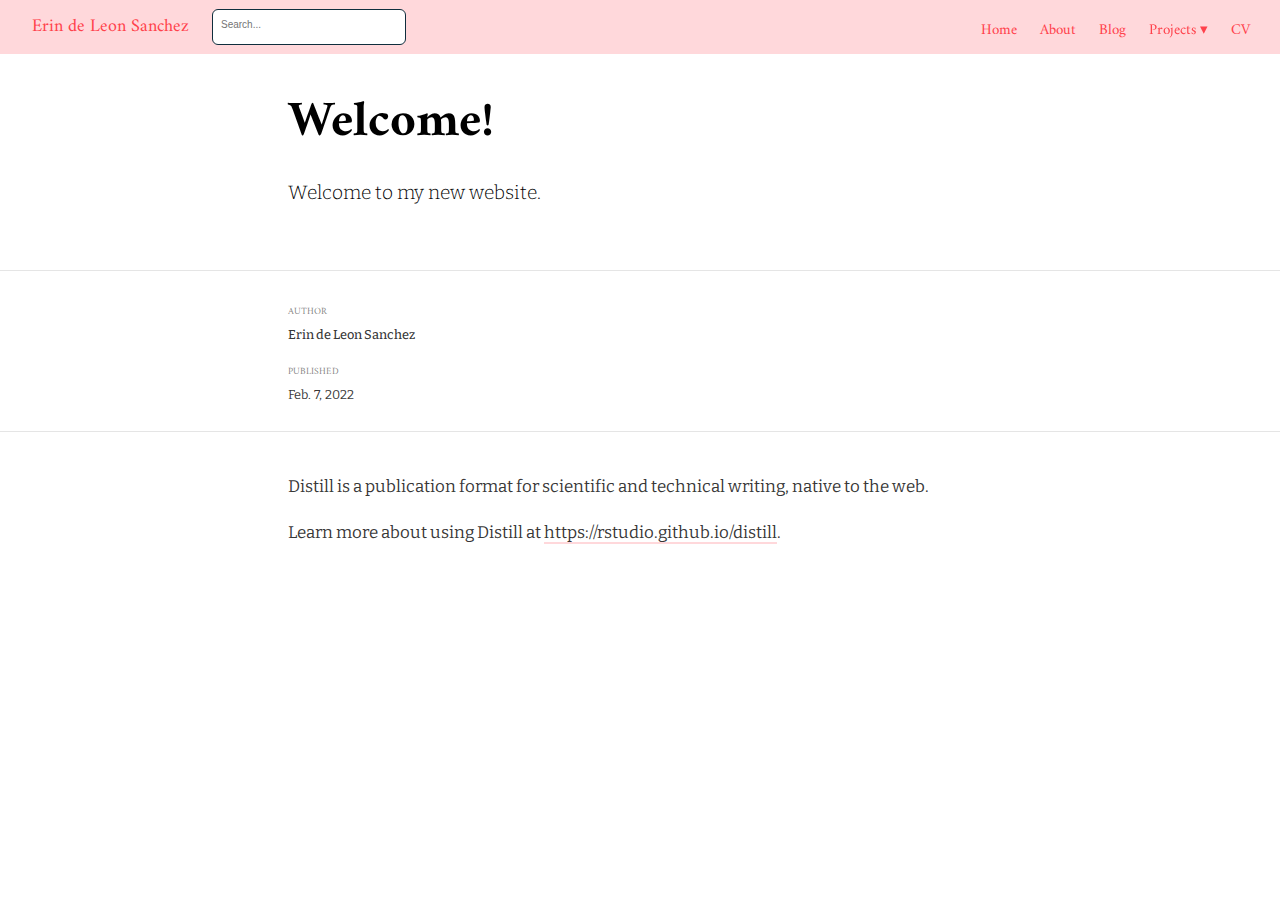
<file: docs/posts/2022-02-07-welcome/index.html>
<!DOCTYPE html>

<html xmlns="http://www.w3.org/1999/xhtml" lang="" xml:lang="">

<head>
  <meta charset="utf-8"/>
  <meta name="viewport" content="width=device-width, initial-scale=1"/>
  <meta http-equiv="X-UA-Compatible" content="IE=Edge,chrome=1"/>
  <meta name="generator" content="distill" />

  <style type="text/css">
  /* Hide doc at startup (prevent jankiness while JS renders/transforms) */
  body {
    visibility: hidden;
  }
  </style>

 <!--radix_placeholder_import_source-->
 <!--/radix_placeholder_import_source-->

<style type="text/css">code{white-space: pre;}</style>
<style type="text/css" data-origin="pandoc">
pre > code.sourceCode { white-space: pre; position: relative; }
pre > code.sourceCode > span { display: inline-block; line-height: 1.25; }
pre > code.sourceCode > span:empty { height: 1.2em; }
.sourceCode { overflow: visible; }
code.sourceCode > span { color: inherit; text-decoration: inherit; }
div.sourceCode { margin: 1em 0; }
pre.sourceCode { margin: 0; }
@media screen {
div.sourceCode { overflow: auto; }
}
@media print {
pre > code.sourceCode { white-space: pre-wrap; }
pre > code.sourceCode > span { text-indent: -5em; padding-left: 5em; }
}
pre.numberSource code
  { counter-reset: source-line 0; }
pre.numberSource code > span
  { position: relative; left: -4em; counter-increment: source-line; }
pre.numberSource code > span > a:first-child::before
  { content: counter(source-line);
    position: relative; left: -1em; text-align: right; vertical-align: baseline;
    border: none; display: inline-block;
    -webkit-touch-callout: none; -webkit-user-select: none;
    -khtml-user-select: none; -moz-user-select: none;
    -ms-user-select: none; user-select: none;
    padding: 0 4px; width: 4em;
    color: #aaaaaa;
  }
pre.numberSource { margin-left: 3em; border-left: 1px solid #aaaaaa;  padding-left: 4px; }
div.sourceCode
  {   }
@media screen {
pre > code.sourceCode > span > a:first-child::before { text-decoration: underline; }
}
code span.al { color: #ad0000; } /* Alert */
code span.an { color: #5e5e5e; } /* Annotation */
code span.at { } /* Attribute */
code span.bn { color: #ad0000; } /* BaseN */
code span.bu { } /* BuiltIn */
code span.cf { color: #007ba5; } /* ControlFlow */
code span.ch { color: #20794d; } /* Char */
code span.cn { color: #8f5902; } /* Constant */
code span.co { color: #5e5e5e; } /* Comment */
code span.cv { color: #5e5e5e; font-style: italic; } /* CommentVar */
code span.do { color: #5e5e5e; font-style: italic; } /* Documentation */
code span.dt { color: #ad0000; } /* DataType */
code span.dv { color: #ad0000; } /* DecVal */
code span.er { color: #ad0000; } /* Error */
code span.ex { } /* Extension */
code span.fl { color: #ad0000; } /* Float */
code span.fu { color: #4758ab; } /* Function */
code span.im { } /* Import */
code span.in { color: #5e5e5e; } /* Information */
code span.kw { color: #007ba5; } /* Keyword */
code span.op { color: #5e5e5e; } /* Operator */
code span.ot { color: #007ba5; } /* Other */
code span.pp { color: #ad0000; } /* Preprocessor */
code span.sc { color: #5e5e5e; } /* SpecialChar */
code span.ss { color: #20794d; } /* SpecialString */
code span.st { color: #20794d; } /* String */
code span.va { color: #111111; } /* Variable */
code span.vs { color: #20794d; } /* VerbatimString */
code span.wa { color: #5e5e5e; font-style: italic; } /* Warning */
</style>


  <!--radix_placeholder_meta_tags-->
<title>Erin de Leon Sanchez: Welcome!</title>

<meta property="description" itemprop="description" content="Welcome to my new website."/>


<!--  https://schema.org/Article -->
<meta property="article:published" itemprop="datePublished" content="2022-02-07"/>
<meta property="article:created" itemprop="dateCreated" content="2022-02-07"/>
<meta name="article:author" content="Erin de Leon Sanchez"/>

<!--  https://developers.facebook.com/docs/sharing/webmasters#markup -->
<meta property="og:title" content="Erin de Leon Sanchez: Welcome!"/>
<meta property="og:type" content="article"/>
<meta property="og:description" content="Welcome to my new website."/>
<meta property="og:locale" content="en_US"/>
<meta property="og:site_name" content="Erin de Leon Sanchez"/>

<!--  https://dev.twitter.com/cards/types/summary -->
<meta property="twitter:card" content="summary"/>
<meta property="twitter:title" content="Erin de Leon Sanchez: Welcome!"/>
<meta property="twitter:description" content="Welcome to my new website."/>

<!--/radix_placeholder_meta_tags-->
  <!--radix_placeholder_rmarkdown_metadata-->

<script type="text/json" id="radix-rmarkdown-metadata">
{"type":"list","attributes":{"names":{"type":"character","attributes":{},"value":["title","description","author","date","output"]}},"value":[{"type":"character","attributes":{},"value":["Welcome!"]},{"type":"character","attributes":{},"value":["Welcome to my new website."]},{"type":"list","attributes":{},"value":[{"type":"list","attributes":{"names":{"type":"character","attributes":{},"value":["name"]}},"value":[{"type":"character","attributes":{},"value":["Erin de Leon Sanchez"]}]}]},{"type":"character","attributes":{},"value":["2022-02-07"]},{"type":"list","attributes":{"names":{"type":"character","attributes":{},"value":["distill::distill_article"]}},"value":[{"type":"list","attributes":{"names":{"type":"character","attributes":{},"value":["self_contained"]}},"value":[{"type":"logical","attributes":{},"value":[false]}]}]}]}
</script>
<!--/radix_placeholder_rmarkdown_metadata-->
  
  <script type="text/json" id="radix-resource-manifest">
  {"type":"character","attributes":{},"value":["welcome_files/anchor-4.2.2/anchor.min.js","welcome_files/bowser-1.9.3/bowser.min.js","welcome_files/distill-2.2.21/template.v2.js","welcome_files/header-attrs-2.11/header-attrs.js","welcome_files/jquery-3.6.0/jquery-3.6.0.js","welcome_files/jquery-3.6.0/jquery-3.6.0.min.js","welcome_files/jquery-3.6.0/jquery-3.6.0.min.map","welcome_files/popper-2.6.0/popper.min.js","welcome_files/tippy-6.2.7/tippy-bundle.umd.min.js","welcome_files/tippy-6.2.7/tippy-light-border.css","welcome_files/tippy-6.2.7/tippy.css","welcome_files/tippy-6.2.7/tippy.umd.min.js","welcome_files/webcomponents-2.0.0/webcomponents.js"]}
  </script>
  <!--radix_placeholder_navigation_in_header-->
<meta name="distill:offset" content="../.."/>

<script type="application/javascript">

  window.headroom_prevent_pin = false;

  window.document.addEventListener("DOMContentLoaded", function (event) {

    // initialize headroom for banner
    var header = $('header').get(0);
    var headerHeight = header.offsetHeight;
    var headroom = new Headroom(header, {
      tolerance: 5,
      onPin : function() {
        if (window.headroom_prevent_pin) {
          window.headroom_prevent_pin = false;
          headroom.unpin();
        }
      }
    });
    headroom.init();
    if(window.location.hash)
      headroom.unpin();
    $(header).addClass('headroom--transition');

    // offset scroll location for banner on hash change
    // (see: https://github.com/WickyNilliams/headroom.js/issues/38)
    window.addEventListener("hashchange", function(event) {
      window.scrollTo(0, window.pageYOffset - (headerHeight + 25));
    });

    // responsive menu
    $('.distill-site-header').each(function(i, val) {
      var topnav = $(this);
      var toggle = topnav.find('.nav-toggle');
      toggle.on('click', function() {
        topnav.toggleClass('responsive');
      });
    });

    // nav dropdowns
    $('.nav-dropbtn').click(function(e) {
      $(this).next('.nav-dropdown-content').toggleClass('nav-dropdown-active');
      $(this).parent().siblings('.nav-dropdown')
         .children('.nav-dropdown-content').removeClass('nav-dropdown-active');
    });
    $("body").click(function(e){
      $('.nav-dropdown-content').removeClass('nav-dropdown-active');
    });
    $(".nav-dropdown").click(function(e){
      e.stopPropagation();
    });
  });
</script>

<style type="text/css">

/* Theme (user-documented overrideables for nav appearance) */

.distill-site-nav {
  color: rgba(255, 255, 255, 0.8);
  background-color: #0F2E3D;
  font-size: 15px;
  font-weight: 300;
}

.distill-site-nav a {
  color: inherit;
  text-decoration: none;
}

.distill-site-nav a:hover {
  color: white;
}

@media print {
  .distill-site-nav {
    display: none;
  }
}

.distill-site-header {

}

.distill-site-footer {

}


/* Site Header */

.distill-site-header {
  width: 100%;
  box-sizing: border-box;
  z-index: 3;
}

.distill-site-header .nav-left {
  display: inline-block;
  margin-left: 8px;
}

@media screen and (max-width: 768px) {
  .distill-site-header .nav-left {
    margin-left: 0;
  }
}


.distill-site-header .nav-right {
  float: right;
  margin-right: 8px;
}

.distill-site-header a,
.distill-site-header .title {
  display: inline-block;
  text-align: center;
  padding: 14px 10px 14px 10px;
}

.distill-site-header .title {
  font-size: 18px;
  min-width: 150px;
}

.distill-site-header .logo {
  padding: 0;
}

.distill-site-header .logo img {
  display: none;
  max-height: 20px;
  width: auto;
  margin-bottom: -4px;
}

.distill-site-header .nav-image img {
  max-height: 18px;
  width: auto;
  display: inline-block;
  margin-bottom: -3px;
}



@media screen and (min-width: 1000px) {
  .distill-site-header .logo img {
    display: inline-block;
  }
  .distill-site-header .nav-left {
    margin-left: 20px;
  }
  .distill-site-header .nav-right {
    margin-right: 20px;
  }
  .distill-site-header .title {
    padding-left: 12px;
  }
}


.distill-site-header .nav-toggle {
  display: none;
}

.nav-dropdown {
  display: inline-block;
  position: relative;
}

.nav-dropdown .nav-dropbtn {
  border: none;
  outline: none;
  color: rgba(255, 255, 255, 0.8);
  padding: 16px 10px;
  background-color: transparent;
  font-family: inherit;
  font-size: inherit;
  font-weight: inherit;
  margin: 0;
  margin-top: 1px;
  z-index: 2;
}

.nav-dropdown-content {
  display: none;
  position: absolute;
  background-color: white;
  min-width: 200px;
  border: 1px solid rgba(0,0,0,0.15);
  border-radius: 4px;
  box-shadow: 0px 8px 16px 0px rgba(0,0,0,0.1);
  z-index: 1;
  margin-top: 2px;
  white-space: nowrap;
  padding-top: 4px;
  padding-bottom: 4px;
}

.nav-dropdown-content hr {
  margin-top: 4px;
  margin-bottom: 4px;
  border: none;
  border-bottom: 1px solid rgba(0, 0, 0, 0.1);
}

.nav-dropdown-active {
  display: block;
}

.nav-dropdown-content a, .nav-dropdown-content .nav-dropdown-header {
  color: black;
  padding: 6px 24px;
  text-decoration: none;
  display: block;
  text-align: left;
}

.nav-dropdown-content .nav-dropdown-header {
  display: block;
  padding: 5px 24px;
  padding-bottom: 0;
  text-transform: uppercase;
  font-size: 14px;
  color: #999999;
  white-space: nowrap;
}

.nav-dropdown:hover .nav-dropbtn {
  color: white;
}

.nav-dropdown-content a:hover {
  background-color: #ddd;
  color: black;
}

.nav-right .nav-dropdown-content {
  margin-left: -45%;
  right: 0;
}

@media screen and (max-width: 768px) {
  .distill-site-header a, .distill-site-header .nav-dropdown  {display: none;}
  .distill-site-header a.nav-toggle {
    float: right;
    display: block;
  }
  .distill-site-header .title {
    margin-left: 0;
  }
  .distill-site-header .nav-right {
    margin-right: 0;
  }
  .distill-site-header {
    overflow: hidden;
  }
  .nav-right .nav-dropdown-content {
    margin-left: 0;
  }
}


@media screen and (max-width: 768px) {
  .distill-site-header.responsive {position: relative; min-height: 500px; }
  .distill-site-header.responsive a.nav-toggle {
    position: absolute;
    right: 0;
    top: 0;
  }
  .distill-site-header.responsive a,
  .distill-site-header.responsive .nav-dropdown {
    display: block;
    text-align: left;
  }
  .distill-site-header.responsive .nav-left,
  .distill-site-header.responsive .nav-right {
    width: 100%;
  }
  .distill-site-header.responsive .nav-dropdown {float: none;}
  .distill-site-header.responsive .nav-dropdown-content {position: relative;}
  .distill-site-header.responsive .nav-dropdown .nav-dropbtn {
    display: block;
    width: 100%;
    text-align: left;
  }
}

/* Site Footer */

.distill-site-footer {
  width: 100%;
  overflow: hidden;
  box-sizing: border-box;
  z-index: 3;
  margin-top: 30px;
  padding-top: 30px;
  padding-bottom: 30px;
  text-align: center;
}

/* Headroom */

d-title {
  padding-top: 6rem;
}

@media print {
  d-title {
    padding-top: 4rem;
  }
}

.headroom {
  z-index: 1000;
  position: fixed;
  top: 0;
  left: 0;
  right: 0;
}

.headroom--transition {
  transition: all .4s ease-in-out;
}

.headroom--unpinned {
  top: -100px;
}

.headroom--pinned {
  top: 0;
}

/* adjust viewport for navbar height */
/* helps vertically center bootstrap (non-distill) content */
.min-vh-100 {
  min-height: calc(100vh - 100px) !important;
}

</style>

<script src="../../site_libs/jquery-3.6.0/jquery-3.6.0.min.js"></script>
<link href="../../site_libs/font-awesome-5.1.0/css/all.css" rel="stylesheet"/>
<link href="../../site_libs/font-awesome-5.1.0/css/v4-shims.css" rel="stylesheet"/>
<script src="../../site_libs/headroom-0.9.4/headroom.min.js"></script>
<script src="../../site_libs/autocomplete-0.37.1/autocomplete.min.js"></script>
<script src="../../site_libs/fuse-6.4.1/fuse.min.js"></script>

<script type="application/javascript">

function getMeta(metaName) {
  var metas = document.getElementsByTagName('meta');
  for (let i = 0; i < metas.length; i++) {
    if (metas[i].getAttribute('name') === metaName) {
      return metas[i].getAttribute('content');
    }
  }
  return '';
}

function offsetURL(url) {
  var offset = getMeta('distill:offset');
  return offset ? offset + '/' + url : url;
}

function createFuseIndex() {

  // create fuse index
  var options = {
    keys: [
      { name: 'title', weight: 20 },
      { name: 'categories', weight: 15 },
      { name: 'description', weight: 10 },
      { name: 'contents', weight: 5 },
    ],
    ignoreLocation: true,
    threshold: 0
  };
  var fuse = new window.Fuse([], options);

  // fetch the main search.json
  return fetch(offsetURL('search.json'))
    .then(function(response) {
      if (response.status == 200) {
        return response.json().then(function(json) {
          // index main articles
          json.articles.forEach(function(article) {
            fuse.add(article);
          });
          // download collections and index their articles
          return Promise.all(json.collections.map(function(collection) {
            return fetch(offsetURL(collection)).then(function(response) {
              if (response.status === 200) {
                return response.json().then(function(articles) {
                  articles.forEach(function(article) {
                    fuse.add(article);
                  });
                })
              } else {
                return Promise.reject(
                  new Error('Unexpected status from search index request: ' +
                            response.status)
                );
              }
            });
          })).then(function() {
            return fuse;
          });
        });

      } else {
        return Promise.reject(
          new Error('Unexpected status from search index request: ' +
                      response.status)
        );
      }
    });
}

window.document.addEventListener("DOMContentLoaded", function (event) {

  // get search element (bail if we don't have one)
  var searchEl = window.document.getElementById('distill-search');
  if (!searchEl)
    return;

  createFuseIndex()
    .then(function(fuse) {

      // make search box visible
      searchEl.classList.remove('hidden');

      // initialize autocomplete
      var options = {
        autoselect: true,
        hint: false,
        minLength: 2,
      };
      window.autocomplete(searchEl, options, [{
        source: function(query, callback) {
          const searchOptions = {
            isCaseSensitive: false,
            shouldSort: true,
            minMatchCharLength: 2,
            limit: 10,
          };
          var results = fuse.search(query, searchOptions);
          callback(results
            .map(function(result) { return result.item; })
          );
        },
        templates: {
          suggestion: function(suggestion) {
            var img = suggestion.preview && Object.keys(suggestion.preview).length > 0
              ? `<img src="${offsetURL(suggestion.preview)}"</img>`
              : '';
            var html = `
              <div class="search-item">
                <h3>${suggestion.title}</h3>
                <div class="search-item-description">
                  ${suggestion.description || ''}
                </div>
                <div class="search-item-preview">
                  ${img}
                </div>
              </div>
            `;
            return html;
          }
        }
      }]).on('autocomplete:selected', function(event, suggestion) {
        window.location.href = offsetURL(suggestion.path);
      });
      // remove inline display style on autocompleter (we want to
      // manage responsive display via css)
      $('.algolia-autocomplete').css("display", "");
    })
    .catch(function(error) {
      console.log(error);
    });

});

</script>

<style type="text/css">

.nav-search {
  font-size: x-small;
}

/* Algolioa Autocomplete */

.algolia-autocomplete {
  display: inline-block;
  margin-left: 10px;
  vertical-align: sub;
  background-color: white;
  color: black;
  padding: 6px;
  padding-top: 8px;
  padding-bottom: 0;
  border-radius: 6px;
  border: 1px #0F2E3D solid;
  width: 180px;
}


@media screen and (max-width: 768px) {
  .distill-site-nav .algolia-autocomplete {
    display: none;
    visibility: hidden;
  }
  .distill-site-nav.responsive .algolia-autocomplete {
    display: inline-block;
    visibility: visible;
  }
  .distill-site-nav.responsive .algolia-autocomplete .aa-dropdown-menu {
    margin-left: 0;
    width: 400px;
    max-height: 400px;
  }
}

.algolia-autocomplete .aa-input, .algolia-autocomplete .aa-hint {
  width: 90%;
  outline: none;
  border: none;
}

.algolia-autocomplete .aa-hint {
  color: #999;
}
.algolia-autocomplete .aa-dropdown-menu {
  width: 550px;
  max-height: 70vh;
  overflow-x: visible;
  overflow-y: scroll;
  padding: 5px;
  margin-top: 3px;
  margin-left: -150px;
  background-color: #fff;
  border-radius: 5px;
  border: 1px solid #999;
  border-top: none;
}

.algolia-autocomplete .aa-dropdown-menu .aa-suggestion {
  cursor: pointer;
  padding: 5px 4px;
  border-bottom: 1px solid #eee;
}

.algolia-autocomplete .aa-dropdown-menu .aa-suggestion:last-of-type {
  border-bottom: none;
  margin-bottom: 2px;
}

.algolia-autocomplete .aa-dropdown-menu .aa-suggestion .search-item {
  overflow: hidden;
  font-size: 0.8em;
  line-height: 1.4em;
}

.algolia-autocomplete .aa-dropdown-menu .aa-suggestion .search-item h3 {
  font-size: 1rem;
  margin-block-start: 0;
  margin-block-end: 5px;
}

.algolia-autocomplete .aa-dropdown-menu .aa-suggestion .search-item-description {
  display: inline-block;
  overflow: hidden;
  height: 2.8em;
  width: 80%;
  margin-right: 4%;
}

.algolia-autocomplete .aa-dropdown-menu .aa-suggestion .search-item-preview {
  display: inline-block;
  width: 15%;
}

.algolia-autocomplete .aa-dropdown-menu .aa-suggestion .search-item-preview img {
  height: 3em;
  width: auto;
  display: none;
}

.algolia-autocomplete .aa-dropdown-menu .aa-suggestion .search-item-preview img[src] {
  display: initial;
}

.algolia-autocomplete .aa-dropdown-menu .aa-suggestion.aa-cursor {
  background-color: #eee;
}
.algolia-autocomplete .aa-dropdown-menu .aa-suggestion em {
  font-weight: bold;
  font-style: normal;
}

</style>


<!--/radix_placeholder_navigation_in_header-->
  <!--radix_placeholder_distill-->

<style type="text/css">

body {
  background-color: white;
}

.pandoc-table {
  width: 100%;
}

.pandoc-table>caption {
  margin-bottom: 10px;
}

.pandoc-table th:not([align]) {
  text-align: left;
}

.pagedtable-footer {
  font-size: 15px;
}

d-byline .byline {
  grid-template-columns: 2fr 2fr;
}

d-byline .byline h3 {
  margin-block-start: 1.5em;
}

d-byline .byline .authors-affiliations h3 {
  margin-block-start: 0.5em;
}

.authors-affiliations .orcid-id {
  width: 16px;
  height:16px;
  margin-left: 4px;
  margin-right: 4px;
  vertical-align: middle;
  padding-bottom: 2px;
}

d-title .dt-tags {
  margin-top: 1em;
  grid-column: text;
}

.dt-tags .dt-tag {
  text-decoration: none;
  display: inline-block;
  color: rgba(0,0,0,0.6);
  padding: 0em 0.4em;
  margin-right: 0.5em;
  margin-bottom: 0.4em;
  font-size: 70%;
  border: 1px solid rgba(0,0,0,0.2);
  border-radius: 3px;
  text-transform: uppercase;
  font-weight: 500;
}

d-article table.gt_table td,
d-article table.gt_table th {
  border-bottom: none;
}

.html-widget {
  margin-bottom: 2.0em;
}

.l-screen-inset {
  padding-right: 16px;
}

.l-screen .caption {
  margin-left: 10px;
}

.shaded {
  background: rgb(247, 247, 247);
  padding-top: 20px;
  padding-bottom: 20px;
  border-top: 1px solid rgba(0, 0, 0, 0.1);
  border-bottom: 1px solid rgba(0, 0, 0, 0.1);
}

.shaded .html-widget {
  margin-bottom: 0;
  border: 1px solid rgba(0, 0, 0, 0.1);
}

.shaded .shaded-content {
  background: white;
}

.text-output {
  margin-top: 0;
  line-height: 1.5em;
}

.hidden {
  display: none !important;
}

d-article {
  padding-top: 2.5rem;
  padding-bottom: 30px;
}

d-appendix {
  padding-top: 30px;
}

d-article>p>img {
  width: 100%;
}

d-article h2 {
  margin: 1rem 0 1.5rem 0;
}

d-article h3 {
  margin-top: 1.5rem;
}

d-article iframe {
  border: 1px solid rgba(0, 0, 0, 0.1);
  margin-bottom: 2.0em;
  width: 100%;
}

/* Tweak code blocks */

d-article div.sourceCode code,
d-article pre code {
  font-family: Consolas, Monaco, 'Andale Mono', 'Ubuntu Mono', monospace;
}

d-article pre,
d-article div.sourceCode,
d-article div.sourceCode pre {
  overflow: auto;
}

d-article div.sourceCode {
  background-color: white;
}

d-article div.sourceCode pre {
  padding-left: 10px;
  font-size: 12px;
  border-left: 2px solid rgba(0,0,0,0.1);
}

d-article pre {
  font-size: 12px;
  color: black;
  background: none;
  margin-top: 0;
  text-align: left;
  white-space: pre;
  word-spacing: normal;
  word-break: normal;
  word-wrap: normal;
  line-height: 1.5;

  -moz-tab-size: 4;
  -o-tab-size: 4;
  tab-size: 4;

  -webkit-hyphens: none;
  -moz-hyphens: none;
  -ms-hyphens: none;
  hyphens: none;
}

d-article pre a {
  border-bottom: none;
}

d-article pre a:hover {
  border-bottom: none;
  text-decoration: underline;
}

d-article details {
  grid-column: text;
  margin-bottom: 0.8em;
}

@media(min-width: 768px) {

d-article pre,
d-article div.sourceCode,
d-article div.sourceCode pre {
  overflow: visible !important;
}

d-article div.sourceCode pre {
  padding-left: 18px;
  font-size: 14px;
}

d-article pre {
  font-size: 14px;
}

}

figure img.external {
  background: white;
  border: 1px solid rgba(0, 0, 0, 0.1);
  box-shadow: 0 1px 8px rgba(0, 0, 0, 0.1);
  padding: 18px;
  box-sizing: border-box;
}

/* CSS for d-contents */

.d-contents {
  grid-column: text;
  color: rgba(0,0,0,0.8);
  font-size: 0.9em;
  padding-bottom: 1em;
  margin-bottom: 1em;
  padding-bottom: 0.5em;
  margin-bottom: 1em;
  padding-left: 0.25em;
  justify-self: start;
}

@media(min-width: 1000px) {
  .d-contents.d-contents-float {
    height: 0;
    grid-column-start: 1;
    grid-column-end: 4;
    justify-self: center;
    padding-right: 3em;
    padding-left: 2em;
  }
}

.d-contents nav h3 {
  font-size: 18px;
  margin-top: 0;
  margin-bottom: 1em;
}

.d-contents li {
  list-style-type: none
}

.d-contents nav > ul {
  padding-left: 0;
}

.d-contents ul {
  padding-left: 1em
}

.d-contents nav ul li {
  margin-top: 0.6em;
  margin-bottom: 0.2em;
}

.d-contents nav a {
  font-size: 13px;
  border-bottom: none;
  text-decoration: none
  color: rgba(0, 0, 0, 0.8);
}

.d-contents nav a:hover {
  text-decoration: underline solid rgba(0, 0, 0, 0.6)
}

.d-contents nav > ul > li > a {
  font-weight: 600;
}

.d-contents nav > ul > li > ul {
  font-weight: inherit;
}

.d-contents nav > ul > li > ul > li {
  margin-top: 0.2em;
}


.d-contents nav ul {
  margin-top: 0;
  margin-bottom: 0.25em;
}

.d-article-with-toc h2:nth-child(2) {
  margin-top: 0;
}


/* Figure */

.figure {
  position: relative;
  margin-bottom: 2.5em;
  margin-top: 1.5em;
}

.figure img {
  width: 100%;
}

.figure .caption {
  color: rgba(0, 0, 0, 0.6);
  font-size: 12px;
  line-height: 1.5em;
}

.figure img.external {
  background: white;
  border: 1px solid rgba(0, 0, 0, 0.1);
  box-shadow: 0 1px 8px rgba(0, 0, 0, 0.1);
  padding: 18px;
  box-sizing: border-box;
}

.figure .caption a {
  color: rgba(0, 0, 0, 0.6);
}

.figure .caption b,
.figure .caption strong, {
  font-weight: 600;
  color: rgba(0, 0, 0, 1.0);
}

/* Citations */

d-article .citation {
  color: inherit;
  cursor: inherit;
}

div.hanging-indent{
  margin-left: 1em; text-indent: -1em;
}

/* Citation hover box */

.tippy-box[data-theme~=light-border] {
  background-color: rgba(250, 250, 250, 0.95);
}

.tippy-content > p {
  margin-bottom: 0;
  padding: 2px;
}


/* Tweak 1000px media break to show more text */

@media(min-width: 1000px) {
  .base-grid,
  distill-header,
  d-title,
  d-abstract,
  d-article,
  d-appendix,
  distill-appendix,
  d-byline,
  d-footnote-list,
  d-citation-list,
  distill-footer {
    grid-template-columns: [screen-start] 1fr [page-start kicker-start] 80px [middle-start] 50px [text-start kicker-end] 65px 65px 65px 65px 65px 65px 65px 65px [text-end gutter-start] 65px [middle-end] 65px [page-end gutter-end] 1fr [screen-end];
    grid-column-gap: 16px;
  }

  .grid {
    grid-column-gap: 16px;
  }

  d-article {
    font-size: 1.06rem;
    line-height: 1.7em;
  }
  figure .caption, .figure .caption, figure figcaption {
    font-size: 13px;
  }
}

@media(min-width: 1180px) {
  .base-grid,
  distill-header,
  d-title,
  d-abstract,
  d-article,
  d-appendix,
  distill-appendix,
  d-byline,
  d-footnote-list,
  d-citation-list,
  distill-footer {
    grid-template-columns: [screen-start] 1fr [page-start kicker-start] 60px [middle-start] 60px [text-start kicker-end] 60px 60px 60px 60px 60px 60px 60px 60px [text-end gutter-start] 60px [middle-end] 60px [page-end gutter-end] 1fr [screen-end];
    grid-column-gap: 32px;
  }

  .grid {
    grid-column-gap: 32px;
  }
}


/* Get the citation styles for the appendix (not auto-injected on render since
   we do our own rendering of the citation appendix) */

d-appendix .citation-appendix,
.d-appendix .citation-appendix {
  font-size: 11px;
  line-height: 15px;
  border-left: 1px solid rgba(0, 0, 0, 0.1);
  padding-left: 18px;
  border: 1px solid rgba(0,0,0,0.1);
  background: rgba(0, 0, 0, 0.02);
  padding: 10px 18px;
  border-radius: 3px;
  color: rgba(150, 150, 150, 1);
  overflow: hidden;
  margin-top: -12px;
  white-space: pre-wrap;
  word-wrap: break-word;
}

/* Include appendix styles here so they can be overridden */

d-appendix {
  contain: layout style;
  font-size: 0.8em;
  line-height: 1.7em;
  margin-top: 60px;
  margin-bottom: 0;
  border-top: 1px solid rgba(0, 0, 0, 0.1);
  color: rgba(0,0,0,0.5);
  padding-top: 60px;
  padding-bottom: 48px;
}

d-appendix h3 {
  grid-column: page-start / text-start;
  font-size: 15px;
  font-weight: 500;
  margin-top: 1em;
  margin-bottom: 0;
  color: rgba(0,0,0,0.65);
}

d-appendix h3 + * {
  margin-top: 1em;
}

d-appendix ol {
  padding: 0 0 0 15px;
}

@media (min-width: 768px) {
  d-appendix ol {
    padding: 0 0 0 30px;
    margin-left: -30px;
  }
}

d-appendix li {
  margin-bottom: 1em;
}

d-appendix a {
  color: rgba(0, 0, 0, 0.6);
}

d-appendix > * {
  grid-column: text;
}

d-appendix > d-footnote-list,
d-appendix > d-citation-list,
d-appendix > distill-appendix {
  grid-column: screen;
}

/* Include footnote styles here so they can be overridden */

d-footnote-list {
  contain: layout style;
}

d-footnote-list > * {
  grid-column: text;
}

d-footnote-list a.footnote-backlink {
  color: rgba(0,0,0,0.3);
  padding-left: 0.5em;
}



/* Anchor.js */

.anchorjs-link {
  /*transition: all .25s linear; */
  text-decoration: none;
  border-bottom: none;
}
*:hover > .anchorjs-link {
  margin-left: -1.125em !important;
  text-decoration: none;
  border-bottom: none;
}

/* Social footer */

.social_footer {
  margin-top: 30px;
  margin-bottom: 0;
  color: rgba(0,0,0,0.67);
}

.disqus-comments {
  margin-right: 30px;
}

.disqus-comment-count {
  border-bottom: 1px solid rgba(0, 0, 0, 0.4);
  cursor: pointer;
}

#disqus_thread {
  margin-top: 30px;
}

.article-sharing a {
  border-bottom: none;
  margin-right: 8px;
}

.article-sharing a:hover {
  border-bottom: none;
}

.sidebar-section.subscribe {
  font-size: 12px;
  line-height: 1.6em;
}

.subscribe p {
  margin-bottom: 0.5em;
}


.article-footer .subscribe {
  font-size: 15px;
  margin-top: 45px;
}


.sidebar-section.custom {
  font-size: 12px;
  line-height: 1.6em;
}

.custom p {
  margin-bottom: 0.5em;
}

/* Styles for listing layout (hide title) */
.layout-listing d-title, .layout-listing .d-title {
  display: none;
}

/* Styles for posts lists (not auto-injected) */


.posts-with-sidebar {
  padding-left: 45px;
  padding-right: 45px;
}

.posts-list .description h2,
.posts-list .description p {
  font-family: -apple-system, BlinkMacSystemFont, "Segoe UI", Roboto, Oxygen, Ubuntu, Cantarell, "Fira Sans", "Droid Sans", "Helvetica Neue", Arial, sans-serif;
}

.posts-list .description h2 {
  font-weight: 700;
  border-bottom: none;
  padding-bottom: 0;
}

.posts-list h2.post-tag {
  border-bottom: 1px solid rgba(0, 0, 0, 0.2);
  padding-bottom: 12px;
}
.posts-list {
  margin-top: 60px;
  margin-bottom: 24px;
}

.posts-list .post-preview {
  text-decoration: none;
  overflow: hidden;
  display: block;
  border-bottom: 1px solid rgba(0, 0, 0, 0.1);
  padding: 24px 0;
}

.post-preview-last {
  border-bottom: none !important;
}

.posts-list .posts-list-caption {
  grid-column: screen;
  font-weight: 400;
}

.posts-list .post-preview h2 {
  margin: 0 0 6px 0;
  line-height: 1.2em;
  font-style: normal;
  font-size: 24px;
}

.posts-list .post-preview p {
  margin: 0 0 12px 0;
  line-height: 1.4em;
  font-size: 16px;
}

.posts-list .post-preview .thumbnail {
  box-sizing: border-box;
  margin-bottom: 24px;
  position: relative;
  max-width: 500px;
}
.posts-list .post-preview img {
  width: 100%;
  display: block;
}

.posts-list .metadata {
  font-size: 12px;
  line-height: 1.4em;
  margin-bottom: 18px;
}

.posts-list .metadata > * {
  display: inline-block;
}

.posts-list .metadata .publishedDate {
  margin-right: 2em;
}

.posts-list .metadata .dt-authors {
  display: block;
  margin-top: 0.3em;
  margin-right: 2em;
}

.posts-list .dt-tags {
  display: block;
  line-height: 1em;
}

.posts-list .dt-tags .dt-tag {
  display: inline-block;
  color: rgba(0,0,0,0.6);
  padding: 0.3em 0.4em;
  margin-right: 0.2em;
  margin-bottom: 0.4em;
  font-size: 60%;
  border: 1px solid rgba(0,0,0,0.2);
  border-radius: 3px;
  text-transform: uppercase;
  font-weight: 500;
}

.posts-list img {
  opacity: 1;
}

.posts-list img[data-src] {
  opacity: 0;
}

.posts-more {
  clear: both;
}


.posts-sidebar {
  font-size: 16px;
}

.posts-sidebar h3 {
  font-size: 16px;
  margin-top: 0;
  margin-bottom: 0.5em;
  font-weight: 400;
  text-transform: uppercase;
}

.sidebar-section {
  margin-bottom: 30px;
}

.categories ul {
  list-style-type: none;
  margin: 0;
  padding: 0;
}

.categories li {
  color: rgba(0, 0, 0, 0.8);
  margin-bottom: 0;
}

.categories li>a {
  border-bottom: none;
}

.categories li>a:hover {
  border-bottom: 1px solid rgba(0, 0, 0, 0.4);
}

.categories .active {
  font-weight: 600;
}

.categories .category-count {
  color: rgba(0, 0, 0, 0.4);
}


@media(min-width: 768px) {
  .posts-list .post-preview h2 {
    font-size: 26px;
  }
  .posts-list .post-preview .thumbnail {
    float: right;
    width: 30%;
    margin-bottom: 0;
  }
  .posts-list .post-preview .description {
    float: left;
    width: 45%;
  }
  .posts-list .post-preview .metadata {
    float: left;
    width: 20%;
    margin-top: 8px;
  }
  .posts-list .post-preview p {
    margin: 0 0 12px 0;
    line-height: 1.5em;
    font-size: 16px;
  }
  .posts-with-sidebar .posts-list {
    float: left;
    width: 75%;
  }
  .posts-with-sidebar .posts-sidebar {
    float: right;
    width: 20%;
    margin-top: 60px;
    padding-top: 24px;
    padding-bottom: 24px;
  }
}


/* Improve display for browsers without grid (IE/Edge <= 15) */

.downlevel {
  line-height: 1.6em;
  font-family: -apple-system, BlinkMacSystemFont, "Segoe UI", Roboto, Oxygen, Ubuntu, Cantarell, "Fira Sans", "Droid Sans", "Helvetica Neue", Arial, sans-serif;
  margin: 0;
}

.downlevel .d-title {
  padding-top: 6rem;
  padding-bottom: 1.5rem;
}

.downlevel .d-title h1 {
  font-size: 50px;
  font-weight: 700;
  line-height: 1.1em;
  margin: 0 0 0.5rem;
}

.downlevel .d-title p {
  font-weight: 300;
  font-size: 1.2rem;
  line-height: 1.55em;
  margin-top: 0;
}

.downlevel .d-byline {
  padding-top: 0.8em;
  padding-bottom: 0.8em;
  font-size: 0.8rem;
  line-height: 1.8em;
}

.downlevel .section-separator {
  border: none;
  border-top: 1px solid rgba(0, 0, 0, 0.1);
}

.downlevel .d-article {
  font-size: 1.06rem;
  line-height: 1.7em;
  padding-top: 1rem;
  padding-bottom: 2rem;
}


.downlevel .d-appendix {
  padding-left: 0;
  padding-right: 0;
  max-width: none;
  font-size: 0.8em;
  line-height: 1.7em;
  margin-bottom: 0;
  color: rgba(0,0,0,0.5);
  padding-top: 40px;
  padding-bottom: 48px;
}

.downlevel .footnotes ol {
  padding-left: 13px;
}

.downlevel .base-grid,
.downlevel .distill-header,
.downlevel .d-title,
.downlevel .d-abstract,
.downlevel .d-article,
.downlevel .d-appendix,
.downlevel .distill-appendix,
.downlevel .d-byline,
.downlevel .d-footnote-list,
.downlevel .d-citation-list,
.downlevel .distill-footer,
.downlevel .appendix-bottom,
.downlevel .posts-container {
  padding-left: 40px;
  padding-right: 40px;
}

@media(min-width: 768px) {
  .downlevel .base-grid,
  .downlevel .distill-header,
  .downlevel .d-title,
  .downlevel .d-abstract,
  .downlevel .d-article,
  .downlevel .d-appendix,
  .downlevel .distill-appendix,
  .downlevel .d-byline,
  .downlevel .d-footnote-list,
  .downlevel .d-citation-list,
  .downlevel .distill-footer,
  .downlevel .appendix-bottom,
  .downlevel .posts-container {
  padding-left: 150px;
  padding-right: 150px;
  max-width: 900px;
}
}

.downlevel pre code {
  display: block;
  border-left: 2px solid rgba(0, 0, 0, .1);
  padding: 0 0 0 20px;
  font-size: 14px;
}

.downlevel code, .downlevel pre {
  color: black;
  background: none;
  font-family: Consolas, Monaco, 'Andale Mono', 'Ubuntu Mono', monospace;
  text-align: left;
  white-space: pre;
  word-spacing: normal;
  word-break: normal;
  word-wrap: normal;
  line-height: 1.5;

  -moz-tab-size: 4;
  -o-tab-size: 4;
  tab-size: 4;

  -webkit-hyphens: none;
  -moz-hyphens: none;
  -ms-hyphens: none;
  hyphens: none;
}

.downlevel .posts-list .post-preview {
  color: inherit;
}



</style>

<script type="application/javascript">

function is_downlevel_browser() {
  if (bowser.isUnsupportedBrowser({ msie: "12", msedge: "16"},
                                 window.navigator.userAgent)) {
    return true;
  } else {
    return window.load_distill_framework === undefined;
  }
}

// show body when load is complete
function on_load_complete() {

  // add anchors
  if (window.anchors) {
    window.anchors.options.placement = 'left';
    window.anchors.add('d-article > h2, d-article > h3, d-article > h4, d-article > h5');
  }


  // set body to visible
  document.body.style.visibility = 'visible';

  // force redraw for leaflet widgets
  if (window.HTMLWidgets) {
    var maps = window.HTMLWidgets.findAll(".leaflet");
    $.each(maps, function(i, el) {
      var map = this.getMap();
      map.invalidateSize();
      map.eachLayer(function(layer) {
        if (layer instanceof L.TileLayer)
          layer.redraw();
      });
    });
  }

  // trigger 'shown' so htmlwidgets resize
  $('d-article').trigger('shown');
}

function init_distill() {

  init_common();

  // create front matter
  var front_matter = $('<d-front-matter></d-front-matter>');
  $('#distill-front-matter').wrap(front_matter);

  // create d-title
  $('.d-title').changeElementType('d-title');

  // create d-byline
  var byline = $('<d-byline></d-byline>');
  $('.d-byline').replaceWith(byline);

  // create d-article
  var article = $('<d-article></d-article>');
  $('.d-article').wrap(article).children().unwrap();

  // move posts container into article
  $('.posts-container').appendTo($('d-article'));

  // create d-appendix
  $('.d-appendix').changeElementType('d-appendix');

  // flag indicating that we have appendix items
  var appendix = $('.appendix-bottom').children('h3').length > 0;

  // replace footnotes with <d-footnote>
  $('.footnote-ref').each(function(i, val) {
    appendix = true;
    var href = $(this).attr('href');
    var id = href.replace('#', '');
    var fn = $('#' + id);
    var fn_p = $('#' + id + '>p');
    fn_p.find('.footnote-back').remove();
    var text = fn_p.html();
    var dtfn = $('<d-footnote></d-footnote>');
    dtfn.html(text);
    $(this).replaceWith(dtfn);
  });
  // remove footnotes
  $('.footnotes').remove();

  // move refs into #references-listing
  $('#references-listing').replaceWith($('#refs'));

  $('h1.appendix, h2.appendix').each(function(i, val) {
    $(this).changeElementType('h3');
  });
  $('h3.appendix').each(function(i, val) {
    var id = $(this).attr('id');
    $('.d-contents a[href="#' + id + '"]').parent().remove();
    appendix = true;
    $(this).nextUntil($('h1, h2, h3')).addBack().appendTo($('d-appendix'));
  });

  // show d-appendix if we have appendix content
  $("d-appendix").css('display', appendix ? 'grid' : 'none');

  // localize layout chunks to just output
  $('.layout-chunk').each(function(i, val) {

    // capture layout
    var layout = $(this).attr('data-layout');

    // apply layout to markdown level block elements
    var elements = $(this).children().not('details, div.sourceCode, pre, script');
    elements.each(function(i, el) {
      var layout_div = $('<div class="' + layout + '"></div>');
      if (layout_div.hasClass('shaded')) {
        var shaded_content = $('<div class="shaded-content"></div>');
        $(this).wrap(shaded_content);
        $(this).parent().wrap(layout_div);
      } else {
        $(this).wrap(layout_div);
      }
    });


    // unwrap the layout-chunk div
    $(this).children().unwrap();
  });

  // remove code block used to force  highlighting css
  $('.distill-force-highlighting-css').parent().remove();

  // remove empty line numbers inserted by pandoc when using a
  // custom syntax highlighting theme
  $('code.sourceCode a:empty').remove();

  // load distill framework
  load_distill_framework();

  // wait for window.distillRunlevel == 4 to do post processing
  function distill_post_process() {

    if (!window.distillRunlevel || window.distillRunlevel < 4)
      return;

    // hide author/affiliations entirely if we have no authors
    var front_matter = JSON.parse($("#distill-front-matter").html());
    var have_authors = front_matter.authors && front_matter.authors.length > 0;
    if (!have_authors)
      $('d-byline').addClass('hidden');

    // article with toc class
    $('.d-contents').parent().addClass('d-article-with-toc');

    // strip links that point to #
    $('.authors-affiliations').find('a[href="#"]').removeAttr('href');

    // add orcid ids
    $('.authors-affiliations').find('.author').each(function(i, el) {
      var orcid_id = front_matter.authors[i].orcidID;
      if (orcid_id) {
        var a = $('<a></a>');
        a.attr('href', 'https://orcid.org/' + orcid_id);
        var img = $('<img></img>');
        img.addClass('orcid-id');
        img.attr('alt', 'ORCID ID');
        img.attr('src','[data-uri]');
        a.append(img);
        $(this).append(a);
      }
    });

    // hide elements of author/affiliations grid that have no value
    function hide_byline_column(caption) {
      $('d-byline').find('h3:contains("' + caption + '")').parent().css('visibility', 'hidden');
    }

    // affiliations
    var have_affiliations = false;
    for (var i = 0; i<front_matter.authors.length; ++i) {
      var author = front_matter.authors[i];
      if (author.affiliation !== "&nbsp;") {
        have_affiliations = true;
        break;
      }
    }
    if (!have_affiliations)
      $('d-byline').find('h3:contains("Affiliations")').css('visibility', 'hidden');

    // published date
    if (!front_matter.publishedDate)
      hide_byline_column("Published");

    // document object identifier
    var doi = $('d-byline').find('h3:contains("DOI")');
    var doi_p = doi.next().empty();
    if (!front_matter.doi) {
      // if we have a citation and valid citationText then link to that
      if ($('#citation').length > 0 && front_matter.citationText) {
        doi.html('Citation');
        $('<a href="#citation"></a>')
          .text(front_matter.citationText)
          .appendTo(doi_p);
      } else {
        hide_byline_column("DOI");
      }
    } else {
      $('<a></a>')
         .attr('href', "https://doi.org/" + front_matter.doi)
         .html(front_matter.doi)
         .appendTo(doi_p);
    }

     // change plural form of authors/affiliations
    if (front_matter.authors.length === 1) {
      var grid = $('.authors-affiliations');
      grid.children('h3:contains("Authors")').text('Author');
      grid.children('h3:contains("Affiliations")').text('Affiliation');
    }

    // remove d-appendix and d-footnote-list local styles
    $('d-appendix > style:first-child').remove();
    $('d-footnote-list > style:first-child').remove();

    // move appendix-bottom entries to the bottom
    $('.appendix-bottom').appendTo('d-appendix').children().unwrap();
    $('.appendix-bottom').remove();

    // hoverable references
    $('span.citation[data-cites]').each(function() {
      var refs = $(this).attr('data-cites').split(" ");
      var refHtml = refs.map(function(ref) {
        return "<p>" + $('#ref-' + ref).html() + "</p>";
      }).join("\n");
      window.tippy(this, {
        allowHTML: true,
        content: refHtml,
        maxWidth: 500,
        interactive: true,
        interactiveBorder: 10,
        theme: 'light-border',
        placement: 'bottom-start'
      });
    });

    // clear polling timer
    clearInterval(tid);

    // show body now that everything is ready
    on_load_complete();
  }

  var tid = setInterval(distill_post_process, 50);
  distill_post_process();

}

function init_downlevel() {

  init_common();

   // insert hr after d-title
  $('.d-title').after($('<hr class="section-separator"/>'));

  // check if we have authors
  var front_matter = JSON.parse($("#distill-front-matter").html());
  var have_authors = front_matter.authors && front_matter.authors.length > 0;

  // manage byline/border
  if (!have_authors)
    $('.d-byline').remove();
  $('.d-byline').after($('<hr class="section-separator"/>'));
  $('.d-byline a').remove();

  // remove toc
  $('.d-contents').remove();

  // move appendix elements
  $('h1.appendix, h2.appendix').each(function(i, val) {
    $(this).changeElementType('h3');
  });
  $('h3.appendix').each(function(i, val) {
    $(this).nextUntil($('h1, h2, h3')).addBack().appendTo($('.d-appendix'));
  });


  // inject headers into references and footnotes
  var refs_header = $('<h3></h3>');
  refs_header.text('References');
  $('#refs').prepend(refs_header);

  var footnotes_header = $('<h3></h3');
  footnotes_header.text('Footnotes');
  $('.footnotes').children('hr').first().replaceWith(footnotes_header);

  // move appendix-bottom entries to the bottom
  $('.appendix-bottom').appendTo('.d-appendix').children().unwrap();
  $('.appendix-bottom').remove();

  // remove appendix if it's empty
  if ($('.d-appendix').children().length === 0)
    $('.d-appendix').remove();

  // prepend separator above appendix
  $('.d-appendix').before($('<hr class="section-separator" style="clear: both"/>'));

  // trim code
  $('pre>code').each(function(i, val) {
    $(this).html($.trim($(this).html()));
  });

  // move posts-container right before article
  $('.posts-container').insertBefore($('.d-article'));

  $('body').addClass('downlevel');

  on_load_complete();
}


function init_common() {

  // jquery plugin to change element types
  (function($) {
    $.fn.changeElementType = function(newType) {
      var attrs = {};

      $.each(this[0].attributes, function(idx, attr) {
        attrs[attr.nodeName] = attr.nodeValue;
      });

      this.replaceWith(function() {
        return $("<" + newType + "/>", attrs).append($(this).contents());
      });
    };
  })(jQuery);

  // prevent underline for linked images
  $('a > img').parent().css({'border-bottom' : 'none'});

  // mark non-body figures created by knitr chunks as 100% width
  $('.layout-chunk').each(function(i, val) {
    var figures = $(this).find('img, .html-widget');
    if ($(this).attr('data-layout') !== "l-body") {
      figures.css('width', '100%');
    } else {
      figures.css('max-width', '100%');
      figures.filter("[width]").each(function(i, val) {
        var fig = $(this);
        fig.css('width', fig.attr('width') + 'px');
      });

    }
  });

  // auto-append index.html to post-preview links in file: protocol
  // and in rstudio ide preview
  $('.post-preview').each(function(i, val) {
    if (window.location.protocol === "file:")
      $(this).attr('href', $(this).attr('href') + "index.html");
  });

  // get rid of index.html references in header
  if (window.location.protocol !== "file:") {
    $('.distill-site-header a[href]').each(function(i,val) {
      $(this).attr('href', $(this).attr('href').replace("index.html", "./"));
    });
  }

  // add class to pandoc style tables
  $('tr.header').parent('thead').parent('table').addClass('pandoc-table');
  $('.kable-table').children('table').addClass('pandoc-table');

  // add figcaption style to table captions
  $('caption').parent('table').addClass("figcaption");

  // initialize posts list
  if (window.init_posts_list)
    window.init_posts_list();

  // implmement disqus comment link
  $('.disqus-comment-count').click(function() {
    window.headroom_prevent_pin = true;
    $('#disqus_thread').toggleClass('hidden');
    if (!$('#disqus_thread').hasClass('hidden')) {
      var offset = $(this).offset();
      $(window).resize();
      $('html, body').animate({
        scrollTop: offset.top - 35
      });
    }
  });
}

document.addEventListener('DOMContentLoaded', function() {
  if (is_downlevel_browser())
    init_downlevel();
  else
    window.addEventListener('WebComponentsReady', init_distill);
});

</script>

<style type="text/css">
/* base variables */

/* Edit the CSS properties in this file to create a custom
   Distill theme. Only edit values in the right column
   for each row; values shown are the CSS defaults.
   To return any property to the default,
   you may set its value to: unset
   All rows must end with a semi-colon.                      */

/* Optional: embed custom fonts here with `@import`          */
/* This must remain at the top of this file.                 */



html {
  /*-- Main font sizes --*/
  --title-size:      50px;
  --body-size:       1.06rem;
  --code-size:       14px;
  --aside-size:      12px;
  --fig-cap-size:    13px;
  /*-- Main font colors --*/
  --title-color:     #000000;
  --header-color:    rgba(0, 0, 0, 0.8);
  --body-color:      rgba(0, 0, 0, 0.8);
  --aside-color:     rgba(0, 0, 0, 0.6);
  --fig-cap-color:   rgba(0, 0, 0, 0.6);
  /*-- Specify custom fonts ~~~ must be imported above   --*/
  --heading-font:    sans-serif;
  --mono-font:       monospace;
  --body-font:       sans-serif;
  --navbar-font:     sans-serif;  /* websites + blogs only */
}

/*-- ARTICLE METADATA --*/
d-byline {
  --heading-size:    0.6rem;
  --heading-color:   rgba(0, 0, 0, 0.5);
  --body-size:       0.8rem;
  --body-color:      rgba(0, 0, 0, 0.8);
}

/*-- ARTICLE TABLE OF CONTENTS --*/
.d-contents {
  --heading-size:    18px;
  --contents-size:   13px;
}

/*-- ARTICLE APPENDIX --*/
d-appendix {
  --heading-size:    15px;
  --heading-color:   rgba(0, 0, 0, 0.65);
  --text-size:       0.8em;
  --text-color:      rgba(0, 0, 0, 0.5);
}

/*-- WEBSITE HEADER + FOOTER --*/
/* These properties only apply to Distill sites and blogs  */

.distill-site-header {
  --title-size:       18px;
  --text-color:       rgba(255, 255, 255, 0.8);
  --text-size:        15px;
  --hover-color:      white;
  --bkgd-color:       #0F2E3D;
}

.distill-site-footer {
  --text-color:       rgba(255, 255, 255, 0.8);
  --text-size:        15px;
  --hover-color:      white;
  --bkgd-color:       #0F2E3D;
}

/*-- Additional custom styles --*/
/* Add any additional CSS rules below                      */
</style>
<style type="text/css">
/* base variables */

/* Edit the CSS properties in this file to create a custom
   Distill theme. Only edit values in the right column
   for each row; values shown are the CSS defaults.
   To return any property to the default,
   you may set its value to: unset
   All rows must end with a semi-colon.                      */

/* Optional: embed custom fonts here with `@import`          */
/* This must remain at the top of this file.                 */
/* Optional: embed custom fonts here with `@import`          */
/* This must remain at the top of this file.                 */
@import url('https://fonts.googleapis.com/css2?family=Amiri');
@import url('https://fonts.googleapis.com/css2?family=Bitter');
@import url('https://fonts.googleapis.com/css2?family=DM+Mono');

html {
  /*-- Main font sizes --*/
  --title-size:      50px;
  --body-size:       1.06rem;
  --code-size:       14px;
  --aside-size:      12px;
  --fig-cap-size:    13px;
  /*-- Main font colors --*/
  --title-color:     #000000;
  --header-color:    rgba(0, 0, 0, 0.8);
  --body-color:      rgba(0, 0, 0, 0.8);
  --aside-color:     rgba(0, 0, 0, 0.6);
  --fig-cap-color:   rgba(0, 0, 0, 0.6);
  /*-- Specify custom fonts ~~~ must be imported above   --*/
  --heading-font:    "Amiri", serif;
  --mono-font:       "DM Mono", monospace;
  --body-font:       "Bitter", sans-serif;
  --navbar-font:     "Amiri", serif;
}

/*-- ARTICLE METADATA --*/
d-byline {
  --heading-size:    0.6rem;
  --heading-color:   rgba(0, 0, 0, 0.5);
  --body-size:       0.8rem;
  --body-color:      rgba(0, 0, 0, 0.8);
}

/*-- ARTICLE TABLE OF CONTENTS --*/
.d-contents {
  --heading-size:    18px;
  --contents-size:   13px;
}

/*-- ARTICLE APPENDIX --*/
d-appendix {
  --heading-size:    15px;
  --heading-color:   rgba(0, 0, 0, 0.65);
  --text-size:       0.8em;
  --text-color:      rgba(0, 0, 0, 0.5);
}

/*-- WEBSITE HEADER + FOOTER --*/
/* These properties only apply to Distill sites and blogs  */

.distill-site-header {
  --title-size:       18px;    
  --text-color:       #ff414b; /* edited */
  --text-size:        15px;
  --hover-color:      #dd424c; /* edited */
  --bkgd-color:       #ffd8db; /* edited */
}

.distill-site-footer {
  --text-color:       rgba(255, 255, 255, 0.8);
  --text-size:        15px;
  --hover-color:      white;
  --bkgd-color:       #0F2E3D;
}

/*-- Additional custom styles --*/
/* Add any additional CSS rules below                      */

/* Change bullets */
ul > li::marker {
  font-size: 1.125em;
  color: #ff414b;
}

/* Change link appearance */
d-article a {
  border-bottom: 2px solid #ffd8db;
  text-decoration: none;
}</style>
<style type="text/css">
/* base style */

/* FONT FAMILIES */

:root {
  --heading-default: -apple-system, BlinkMacSystemFont, "Segoe UI", Roboto, Oxygen, Ubuntu, Cantarell, "Fira Sans", "Droid Sans", "Helvetica Neue", Arial, sans-serif;
  --mono-default: Consolas, Monaco, 'Andale Mono', 'Ubuntu Mono', monospace;
  --body-default: -apple-system, BlinkMacSystemFont, "Segoe UI", Roboto, Oxygen, Ubuntu, Cantarell, "Fira Sans", "Droid Sans", "Helvetica Neue", Arial, sans-serif;
}

body,
.posts-list .post-preview p,
.posts-list .description p {
  font-family: var(--body-font), var(--body-default);
}

h1, h2, h3, h4, h5, h6,
.posts-list .post-preview h2,
.posts-list .description h2 {
  font-family: var(--heading-font), var(--heading-default);
}

d-article div.sourceCode code,
d-article pre code {
  font-family: var(--mono-font), var(--mono-default);
}


/*-- TITLE --*/
d-title h1,
.posts-list > h1 {
  color: var(--title-color, black);
}

d-title h1 {
  font-size: var(--title-size, 50px);
}

/*-- HEADERS --*/
d-article h1,
d-article h2,
d-article h3,
d-article h4,
d-article h5,
d-article h6 {
  color: var(--header-color, rgba(0, 0, 0, 0.8));
}

/*-- BODY --*/
d-article > p,  /* only text inside of <p> tags */
d-article > ul, /* lists */
d-article > ol {
  color: var(--body-color, rgba(0, 0, 0, 0.8));
  font-size: var(--body-size, 1.06rem);
}


/*-- CODE --*/
d-article div.sourceCode code,
d-article pre code {
  font-size: var(--code-size, 14px);
}

/*-- ASIDE --*/
d-article aside {
  font-size: var(--aside-size, 12px);
  color: var(--aside-color, rgba(0, 0, 0, 0.6));
}

/*-- FIGURE CAPTIONS --*/
figure .caption,
figure figcaption,
.figure .caption {
  font-size: var(--fig-cap-size, 13px);
  color: var(--fig-cap-color, rgba(0, 0, 0, 0.6));
}

/*-- METADATA --*/
d-byline h3 {
  font-size: var(--heading-size, 0.6rem);
  color: var(--heading-color, rgba(0, 0, 0, 0.5));
}

d-byline {
  font-size: var(--body-size, 0.8rem);
  color: var(--body-color, rgba(0, 0, 0, 0.8));
}

d-byline a,
d-article d-byline a {
  color: var(--body-color, rgba(0, 0, 0, 0.8));
}

/*-- TABLE OF CONTENTS --*/
.d-contents nav h3 {
  font-size: var(--heading-size, 18px);
}

.d-contents nav a {
  font-size: var(--contents-size, 13px);
}

/*-- APPENDIX --*/
d-appendix h3 {
  font-size: var(--heading-size, 15px);
  color: var(--heading-color, rgba(0, 0, 0, 0.65));
}

d-appendix {
  font-size: var(--text-size, 0.8em);
  color: var(--text-color, rgba(0, 0, 0, 0.5));
}

d-appendix d-footnote-list a.footnote-backlink {
  color: var(--text-color, rgba(0, 0, 0, 0.5));
}

/*-- WEBSITE HEADER + FOOTER --*/
.distill-site-header .title {
  font-size: var(--title-size, 18px);
  font-family: var(--navbar-font), var(--heading-default);
}

.distill-site-header a,
.nav-dropdown .nav-dropbtn {
  font-family: var(--navbar-font), var(--heading-default);
}

.nav-dropdown .nav-dropbtn {
  color: var(--text-color, rgba(255, 255, 255, 0.8));
  font-size: var(--text-size, 15px);
}

.distill-site-header a:hover,
.nav-dropdown:hover .nav-dropbtn {
  color: var(--hover-color, white);
}

.distill-site-header {
  font-size: var(--text-size, 15px);
  color: var(--text-color, rgba(255, 255, 255, 0.8));
  background-color: var(--bkgd-color, #0F2E3D);
}

.distill-site-footer {
  font-size: var(--text-size, 15px);
  color: var(--text-color, rgba(255, 255, 255, 0.8));
  background-color: var(--bkgd-color, #0F2E3D);
}

.distill-site-footer a:hover {
  color: var(--hover-color, white);
}</style>
<!--/radix_placeholder_distill-->
  <script src="../../site_libs/header-attrs-2.11/header-attrs.js"></script>
  <script src="../../site_libs/jquery-3.6.0/jquery-3.6.0.min.js"></script>
  <script src="../../site_libs/popper-2.6.0/popper.min.js"></script>
  <link href="../../site_libs/tippy-6.2.7/tippy.css" rel="stylesheet" />
  <link href="../../site_libs/tippy-6.2.7/tippy-light-border.css" rel="stylesheet" />
  <script src="../../site_libs/tippy-6.2.7/tippy.umd.min.js"></script>
  <script src="../../site_libs/anchor-4.2.2/anchor.min.js"></script>
  <script src="../../site_libs/bowser-1.9.3/bowser.min.js"></script>
  <script src="../../site_libs/webcomponents-2.0.0/webcomponents.js"></script>
  <script src="../../site_libs/distill-2.2.21/template.v2.js"></script>
  <!--radix_placeholder_site_in_header-->
<!--/radix_placeholder_site_in_header-->


</head>

<body>

<!--radix_placeholder_front_matter-->

<script id="distill-front-matter" type="text/json">
{"title":"Welcome!","description":"Welcome to my new website.","authors":[{"author":"Erin de Leon Sanchez","authorURL":"#","affiliation":"&nbsp;","affiliationURL":"#","orcidID":""}],"publishedDate":"2022-02-07T00:00:00.000-08:00","citationText":"Sanchez, 2022"}
</script>

<!--/radix_placeholder_front_matter-->
<!--radix_placeholder_navigation_before_body-->
<header class="header header--fixed" role="banner">
<nav class="distill-site-nav distill-site-header">
<div class="nav-left">
<a href="../../index.html" class="title">Erin de Leon Sanchez</a>
<input id="distill-search" class="nav-search hidden" type="text" placeholder="Search..."/>
</div>
<div class="nav-right">
<a href="../../index.html">Home</a>
<a href="../../about.html">About</a>
<a href="../../blog.html">Blog</a>
<div class="nav-dropdown">
<button class="nav-dropbtn">
Projects
 
<span class="down-arrow">&#x25BE;</span>
</button>
<div class="nav-dropdown-content">
<a href="../../project1.html">CA Oil Spills</a>
<a href="../../project2.html">Sentiment Analysis</a>
<a href="../../project3.html">Climatic Variables</a>
<a href="../../project4.html">Mono Lake Levels</a>
</div>
</div>
<a href="../../Erin_deLeonSanchez_CV.pdf">CV</a>
<a href="javascript:void(0);" class="nav-toggle">&#9776;</a>
</div>
</nav>
</header>
<!--/radix_placeholder_navigation_before_body-->
<!--radix_placeholder_site_before_body-->
<!--/radix_placeholder_site_before_body-->

<div class="d-title">
<h1>Welcome!</h1>
<!--radix_placeholder_categories-->
<!--/radix_placeholder_categories-->
<p><p>Welcome to my new website.</p></p>
</div>

<div class="d-byline">
  Erin de Leon Sanchez  
  
<br/>2022-02-07
</div>

<div class="d-article">
<p>Distill is a publication format for scientific and technical writing, native to the web.</p>
<p>Learn more about using Distill at <a href="https://rstudio.github.io/distill" class="uri">https://rstudio.github.io/distill</a>.</p>
<div class="sourceCode" id="cb1"><pre class="sourceCode r distill-force-highlighting-css"><code class="sourceCode r"></code></pre></div>
<!--radix_placeholder_article_footer-->
<!--/radix_placeholder_article_footer-->
</div>

<div class="d-appendix">
</div>


<!--radix_placeholder_site_after_body-->
<!--/radix_placeholder_site_after_body-->
<!--radix_placeholder_appendices-->
<div class="appendix-bottom"></div>
<!--/radix_placeholder_appendices-->
<!--radix_placeholder_navigation_after_body-->
<!--/radix_placeholder_navigation_after_body-->

</body>

</html>
</file>
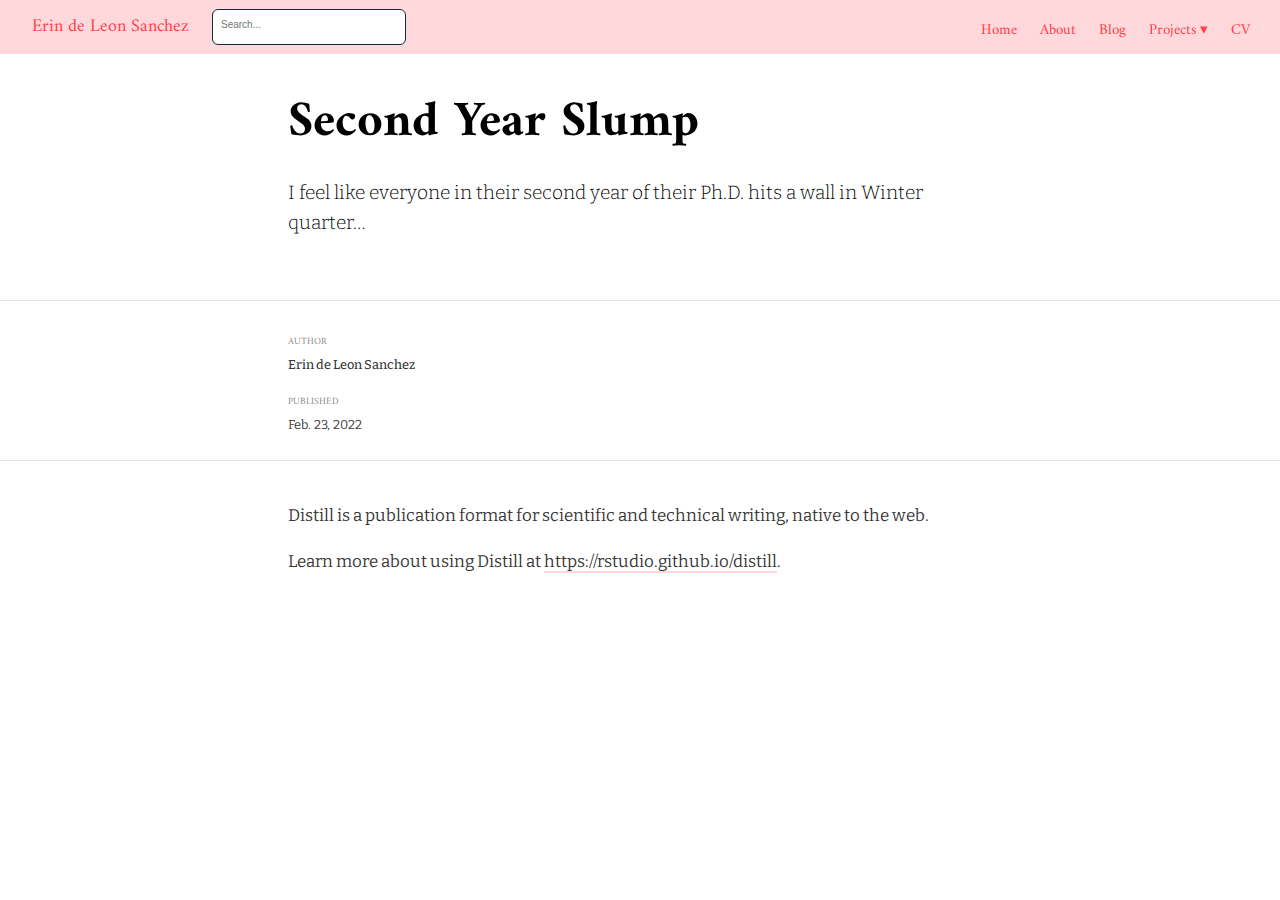
<file: docs/posts/2022-02-23-second-year-slump/index.html>
<!DOCTYPE html>

<html xmlns="http://www.w3.org/1999/xhtml" lang="" xml:lang="">

<head>
  <meta charset="utf-8"/>
  <meta name="viewport" content="width=device-width, initial-scale=1"/>
  <meta http-equiv="X-UA-Compatible" content="IE=Edge,chrome=1"/>
  <meta name="generator" content="distill" />

  <style type="text/css">
  /* Hide doc at startup (prevent jankiness while JS renders/transforms) */
  body {
    visibility: hidden;
  }
  </style>

 <!--radix_placeholder_import_source-->
 <!--/radix_placeholder_import_source-->

<style type="text/css">code{white-space: pre;}</style>
<style type="text/css" data-origin="pandoc">
pre > code.sourceCode { white-space: pre; position: relative; }
pre > code.sourceCode > span { display: inline-block; line-height: 1.25; }
pre > code.sourceCode > span:empty { height: 1.2em; }
.sourceCode { overflow: visible; }
code.sourceCode > span { color: inherit; text-decoration: inherit; }
div.sourceCode { margin: 1em 0; }
pre.sourceCode { margin: 0; }
@media screen {
div.sourceCode { overflow: auto; }
}
@media print {
pre > code.sourceCode { white-space: pre-wrap; }
pre > code.sourceCode > span { text-indent: -5em; padding-left: 5em; }
}
pre.numberSource code
  { counter-reset: source-line 0; }
pre.numberSource code > span
  { position: relative; left: -4em; counter-increment: source-line; }
pre.numberSource code > span > a:first-child::before
  { content: counter(source-line);
    position: relative; left: -1em; text-align: right; vertical-align: baseline;
    border: none; display: inline-block;
    -webkit-touch-callout: none; -webkit-user-select: none;
    -khtml-user-select: none; -moz-user-select: none;
    -ms-user-select: none; user-select: none;
    padding: 0 4px; width: 4em;
    color: #aaaaaa;
  }
pre.numberSource { margin-left: 3em; border-left: 1px solid #aaaaaa;  padding-left: 4px; }
div.sourceCode
  {   }
@media screen {
pre > code.sourceCode > span > a:first-child::before { text-decoration: underline; }
}
code span.al { color: #ad0000; } /* Alert */
code span.an { color: #5e5e5e; } /* Annotation */
code span.at { } /* Attribute */
code span.bn { color: #ad0000; } /* BaseN */
code span.bu { } /* BuiltIn */
code span.cf { color: #007ba5; } /* ControlFlow */
code span.ch { color: #20794d; } /* Char */
code span.cn { color: #8f5902; } /* Constant */
code span.co { color: #5e5e5e; } /* Comment */
code span.cv { color: #5e5e5e; font-style: italic; } /* CommentVar */
code span.do { color: #5e5e5e; font-style: italic; } /* Documentation */
code span.dt { color: #ad0000; } /* DataType */
code span.dv { color: #ad0000; } /* DecVal */
code span.er { color: #ad0000; } /* Error */
code span.ex { } /* Extension */
code span.fl { color: #ad0000; } /* Float */
code span.fu { color: #4758ab; } /* Function */
code span.im { } /* Import */
code span.in { color: #5e5e5e; } /* Information */
code span.kw { color: #007ba5; } /* Keyword */
code span.op { color: #5e5e5e; } /* Operator */
code span.ot { color: #007ba5; } /* Other */
code span.pp { color: #ad0000; } /* Preprocessor */
code span.sc { color: #5e5e5e; } /* SpecialChar */
code span.ss { color: #20794d; } /* SpecialString */
code span.st { color: #20794d; } /* String */
code span.va { color: #111111; } /* Variable */
code span.vs { color: #20794d; } /* VerbatimString */
code span.wa { color: #5e5e5e; font-style: italic; } /* Warning */
</style>


  <!--radix_placeholder_meta_tags-->
<title>Erin de Leon Sanchez: Second Year Slump</title>

<meta property="description" itemprop="description" content="I feel like everyone in their second year of their Ph.D. hits a wall in Winter quarter..."/>


<!--  https://schema.org/Article -->
<meta property="article:published" itemprop="datePublished" content="2022-02-23"/>
<meta property="article:created" itemprop="dateCreated" content="2022-02-23"/>
<meta name="article:author" content="Erin de Leon Sanchez"/>

<!--  https://developers.facebook.com/docs/sharing/webmasters#markup -->
<meta property="og:title" content="Erin de Leon Sanchez: Second Year Slump"/>
<meta property="og:type" content="article"/>
<meta property="og:description" content="I feel like everyone in their second year of their Ph.D. hits a wall in Winter quarter..."/>
<meta property="og:locale" content="en_US"/>
<meta property="og:site_name" content="Erin de Leon Sanchez"/>

<!--  https://dev.twitter.com/cards/types/summary -->
<meta property="twitter:card" content="summary"/>
<meta property="twitter:title" content="Erin de Leon Sanchez: Second Year Slump"/>
<meta property="twitter:description" content="I feel like everyone in their second year of their Ph.D. hits a wall in Winter quarter..."/>

<!--/radix_placeholder_meta_tags-->
  <!--radix_placeholder_rmarkdown_metadata-->

<script type="text/json" id="radix-rmarkdown-metadata">
{"type":"list","attributes":{"names":{"type":"character","attributes":{},"value":["title","description","author","date","output"]}},"value":[{"type":"character","attributes":{},"value":["Second Year Slump"]},{"type":"character","attributes":{},"value":["I feel like everyone in their second year of their Ph.D. hits a wall in Winter quarter..."]},{"type":"list","attributes":{},"value":[{"type":"list","attributes":{"names":{"type":"character","attributes":{},"value":["name","url"]}},"value":[{"type":"character","attributes":{},"value":["Erin de Leon Sanchez"]},{"type":"list","attributes":{"names":{"type":"character","attributes":{},"value":[]}},"value":[]}]}]},{"type":"character","attributes":{},"value":["2022-02-23"]},{"type":"list","attributes":{"names":{"type":"character","attributes":{},"value":["distill::distill_article"]}},"value":[{"type":"list","attributes":{"names":{"type":"character","attributes":{},"value":["self_contained"]}},"value":[{"type":"logical","attributes":{},"value":[false]}]}]}]}
</script>
<!--/radix_placeholder_rmarkdown_metadata-->
  
  <script type="text/json" id="radix-resource-manifest">
  {"type":"NULL"}
  </script>
  <!--radix_placeholder_navigation_in_header-->
<meta name="distill:offset" content="../.."/>

<script type="application/javascript">

  window.headroom_prevent_pin = false;

  window.document.addEventListener("DOMContentLoaded", function (event) {

    // initialize headroom for banner
    var header = $('header').get(0);
    var headerHeight = header.offsetHeight;
    var headroom = new Headroom(header, {
      tolerance: 5,
      onPin : function() {
        if (window.headroom_prevent_pin) {
          window.headroom_prevent_pin = false;
          headroom.unpin();
        }
      }
    });
    headroom.init();
    if(window.location.hash)
      headroom.unpin();
    $(header).addClass('headroom--transition');

    // offset scroll location for banner on hash change
    // (see: https://github.com/WickyNilliams/headroom.js/issues/38)
    window.addEventListener("hashchange", function(event) {
      window.scrollTo(0, window.pageYOffset - (headerHeight + 25));
    });

    // responsive menu
    $('.distill-site-header').each(function(i, val) {
      var topnav = $(this);
      var toggle = topnav.find('.nav-toggle');
      toggle.on('click', function() {
        topnav.toggleClass('responsive');
      });
    });

    // nav dropdowns
    $('.nav-dropbtn').click(function(e) {
      $(this).next('.nav-dropdown-content').toggleClass('nav-dropdown-active');
      $(this).parent().siblings('.nav-dropdown')
         .children('.nav-dropdown-content').removeClass('nav-dropdown-active');
    });
    $("body").click(function(e){
      $('.nav-dropdown-content').removeClass('nav-dropdown-active');
    });
    $(".nav-dropdown").click(function(e){
      e.stopPropagation();
    });
  });
</script>

<style type="text/css">

/* Theme (user-documented overrideables for nav appearance) */

.distill-site-nav {
  color: rgba(255, 255, 255, 0.8);
  background-color: #0F2E3D;
  font-size: 15px;
  font-weight: 300;
}

.distill-site-nav a {
  color: inherit;
  text-decoration: none;
}

.distill-site-nav a:hover {
  color: white;
}

@media print {
  .distill-site-nav {
    display: none;
  }
}

.distill-site-header {

}

.distill-site-footer {

}


/* Site Header */

.distill-site-header {
  width: 100%;
  box-sizing: border-box;
  z-index: 3;
}

.distill-site-header .nav-left {
  display: inline-block;
  margin-left: 8px;
}

@media screen and (max-width: 768px) {
  .distill-site-header .nav-left {
    margin-left: 0;
  }
}


.distill-site-header .nav-right {
  float: right;
  margin-right: 8px;
}

.distill-site-header a,
.distill-site-header .title {
  display: inline-block;
  text-align: center;
  padding: 14px 10px 14px 10px;
}

.distill-site-header .title {
  font-size: 18px;
  min-width: 150px;
}

.distill-site-header .logo {
  padding: 0;
}

.distill-site-header .logo img {
  display: none;
  max-height: 20px;
  width: auto;
  margin-bottom: -4px;
}

.distill-site-header .nav-image img {
  max-height: 18px;
  width: auto;
  display: inline-block;
  margin-bottom: -3px;
}



@media screen and (min-width: 1000px) {
  .distill-site-header .logo img {
    display: inline-block;
  }
  .distill-site-header .nav-left {
    margin-left: 20px;
  }
  .distill-site-header .nav-right {
    margin-right: 20px;
  }
  .distill-site-header .title {
    padding-left: 12px;
  }
}


.distill-site-header .nav-toggle {
  display: none;
}

.nav-dropdown {
  display: inline-block;
  position: relative;
}

.nav-dropdown .nav-dropbtn {
  border: none;
  outline: none;
  color: rgba(255, 255, 255, 0.8);
  padding: 16px 10px;
  background-color: transparent;
  font-family: inherit;
  font-size: inherit;
  font-weight: inherit;
  margin: 0;
  margin-top: 1px;
  z-index: 2;
}

.nav-dropdown-content {
  display: none;
  position: absolute;
  background-color: white;
  min-width: 200px;
  border: 1px solid rgba(0,0,0,0.15);
  border-radius: 4px;
  box-shadow: 0px 8px 16px 0px rgba(0,0,0,0.1);
  z-index: 1;
  margin-top: 2px;
  white-space: nowrap;
  padding-top: 4px;
  padding-bottom: 4px;
}

.nav-dropdown-content hr {
  margin-top: 4px;
  margin-bottom: 4px;
  border: none;
  border-bottom: 1px solid rgba(0, 0, 0, 0.1);
}

.nav-dropdown-active {
  display: block;
}

.nav-dropdown-content a, .nav-dropdown-content .nav-dropdown-header {
  color: black;
  padding: 6px 24px;
  text-decoration: none;
  display: block;
  text-align: left;
}

.nav-dropdown-content .nav-dropdown-header {
  display: block;
  padding: 5px 24px;
  padding-bottom: 0;
  text-transform: uppercase;
  font-size: 14px;
  color: #999999;
  white-space: nowrap;
}

.nav-dropdown:hover .nav-dropbtn {
  color: white;
}

.nav-dropdown-content a:hover {
  background-color: #ddd;
  color: black;
}

.nav-right .nav-dropdown-content {
  margin-left: -45%;
  right: 0;
}

@media screen and (max-width: 768px) {
  .distill-site-header a, .distill-site-header .nav-dropdown  {display: none;}
  .distill-site-header a.nav-toggle {
    float: right;
    display: block;
  }
  .distill-site-header .title {
    margin-left: 0;
  }
  .distill-site-header .nav-right {
    margin-right: 0;
  }
  .distill-site-header {
    overflow: hidden;
  }
  .nav-right .nav-dropdown-content {
    margin-left: 0;
  }
}


@media screen and (max-width: 768px) {
  .distill-site-header.responsive {position: relative; min-height: 500px; }
  .distill-site-header.responsive a.nav-toggle {
    position: absolute;
    right: 0;
    top: 0;
  }
  .distill-site-header.responsive a,
  .distill-site-header.responsive .nav-dropdown {
    display: block;
    text-align: left;
  }
  .distill-site-header.responsive .nav-left,
  .distill-site-header.responsive .nav-right {
    width: 100%;
  }
  .distill-site-header.responsive .nav-dropdown {float: none;}
  .distill-site-header.responsive .nav-dropdown-content {position: relative;}
  .distill-site-header.responsive .nav-dropdown .nav-dropbtn {
    display: block;
    width: 100%;
    text-align: left;
  }
}

/* Site Footer */

.distill-site-footer {
  width: 100%;
  overflow: hidden;
  box-sizing: border-box;
  z-index: 3;
  margin-top: 30px;
  padding-top: 30px;
  padding-bottom: 30px;
  text-align: center;
}

/* Headroom */

d-title {
  padding-top: 6rem;
}

@media print {
  d-title {
    padding-top: 4rem;
  }
}

.headroom {
  z-index: 1000;
  position: fixed;
  top: 0;
  left: 0;
  right: 0;
}

.headroom--transition {
  transition: all .4s ease-in-out;
}

.headroom--unpinned {
  top: -100px;
}

.headroom--pinned {
  top: 0;
}

/* adjust viewport for navbar height */
/* helps vertically center bootstrap (non-distill) content */
.min-vh-100 {
  min-height: calc(100vh - 100px) !important;
}

</style>

<script src="../../site_libs/jquery-3.6.0/jquery-3.6.0.min.js"></script>
<link href="../../site_libs/font-awesome-5.1.0/css/all.css" rel="stylesheet"/>
<link href="../../site_libs/font-awesome-5.1.0/css/v4-shims.css" rel="stylesheet"/>
<script src="../../site_libs/headroom-0.9.4/headroom.min.js"></script>
<script src="../../site_libs/autocomplete-0.37.1/autocomplete.min.js"></script>
<script src="../../site_libs/fuse-6.4.1/fuse.min.js"></script>

<script type="application/javascript">

function getMeta(metaName) {
  var metas = document.getElementsByTagName('meta');
  for (let i = 0; i < metas.length; i++) {
    if (metas[i].getAttribute('name') === metaName) {
      return metas[i].getAttribute('content');
    }
  }
  return '';
}

function offsetURL(url) {
  var offset = getMeta('distill:offset');
  return offset ? offset + '/' + url : url;
}

function createFuseIndex() {

  // create fuse index
  var options = {
    keys: [
      { name: 'title', weight: 20 },
      { name: 'categories', weight: 15 },
      { name: 'description', weight: 10 },
      { name: 'contents', weight: 5 },
    ],
    ignoreLocation: true,
    threshold: 0
  };
  var fuse = new window.Fuse([], options);

  // fetch the main search.json
  return fetch(offsetURL('search.json'))
    .then(function(response) {
      if (response.status == 200) {
        return response.json().then(function(json) {
          // index main articles
          json.articles.forEach(function(article) {
            fuse.add(article);
          });
          // download collections and index their articles
          return Promise.all(json.collections.map(function(collection) {
            return fetch(offsetURL(collection)).then(function(response) {
              if (response.status === 200) {
                return response.json().then(function(articles) {
                  articles.forEach(function(article) {
                    fuse.add(article);
                  });
                })
              } else {
                return Promise.reject(
                  new Error('Unexpected status from search index request: ' +
                            response.status)
                );
              }
            });
          })).then(function() {
            return fuse;
          });
        });

      } else {
        return Promise.reject(
          new Error('Unexpected status from search index request: ' +
                      response.status)
        );
      }
    });
}

window.document.addEventListener("DOMContentLoaded", function (event) {

  // get search element (bail if we don't have one)
  var searchEl = window.document.getElementById('distill-search');
  if (!searchEl)
    return;

  createFuseIndex()
    .then(function(fuse) {

      // make search box visible
      searchEl.classList.remove('hidden');

      // initialize autocomplete
      var options = {
        autoselect: true,
        hint: false,
        minLength: 2,
      };
      window.autocomplete(searchEl, options, [{
        source: function(query, callback) {
          const searchOptions = {
            isCaseSensitive: false,
            shouldSort: true,
            minMatchCharLength: 2,
            limit: 10,
          };
          var results = fuse.search(query, searchOptions);
          callback(results
            .map(function(result) { return result.item; })
          );
        },
        templates: {
          suggestion: function(suggestion) {
            var img = suggestion.preview && Object.keys(suggestion.preview).length > 0
              ? `<img src="${offsetURL(suggestion.preview)}"</img>`
              : '';
            var html = `
              <div class="search-item">
                <h3>${suggestion.title}</h3>
                <div class="search-item-description">
                  ${suggestion.description || ''}
                </div>
                <div class="search-item-preview">
                  ${img}
                </div>
              </div>
            `;
            return html;
          }
        }
      }]).on('autocomplete:selected', function(event, suggestion) {
        window.location.href = offsetURL(suggestion.path);
      });
      // remove inline display style on autocompleter (we want to
      // manage responsive display via css)
      $('.algolia-autocomplete').css("display", "");
    })
    .catch(function(error) {
      console.log(error);
    });

});

</script>

<style type="text/css">

.nav-search {
  font-size: x-small;
}

/* Algolioa Autocomplete */

.algolia-autocomplete {
  display: inline-block;
  margin-left: 10px;
  vertical-align: sub;
  background-color: white;
  color: black;
  padding: 6px;
  padding-top: 8px;
  padding-bottom: 0;
  border-radius: 6px;
  border: 1px #0F2E3D solid;
  width: 180px;
}


@media screen and (max-width: 768px) {
  .distill-site-nav .algolia-autocomplete {
    display: none;
    visibility: hidden;
  }
  .distill-site-nav.responsive .algolia-autocomplete {
    display: inline-block;
    visibility: visible;
  }
  .distill-site-nav.responsive .algolia-autocomplete .aa-dropdown-menu {
    margin-left: 0;
    width: 400px;
    max-height: 400px;
  }
}

.algolia-autocomplete .aa-input, .algolia-autocomplete .aa-hint {
  width: 90%;
  outline: none;
  border: none;
}

.algolia-autocomplete .aa-hint {
  color: #999;
}
.algolia-autocomplete .aa-dropdown-menu {
  width: 550px;
  max-height: 70vh;
  overflow-x: visible;
  overflow-y: scroll;
  padding: 5px;
  margin-top: 3px;
  margin-left: -150px;
  background-color: #fff;
  border-radius: 5px;
  border: 1px solid #999;
  border-top: none;
}

.algolia-autocomplete .aa-dropdown-menu .aa-suggestion {
  cursor: pointer;
  padding: 5px 4px;
  border-bottom: 1px solid #eee;
}

.algolia-autocomplete .aa-dropdown-menu .aa-suggestion:last-of-type {
  border-bottom: none;
  margin-bottom: 2px;
}

.algolia-autocomplete .aa-dropdown-menu .aa-suggestion .search-item {
  overflow: hidden;
  font-size: 0.8em;
  line-height: 1.4em;
}

.algolia-autocomplete .aa-dropdown-menu .aa-suggestion .search-item h3 {
  font-size: 1rem;
  margin-block-start: 0;
  margin-block-end: 5px;
}

.algolia-autocomplete .aa-dropdown-menu .aa-suggestion .search-item-description {
  display: inline-block;
  overflow: hidden;
  height: 2.8em;
  width: 80%;
  margin-right: 4%;
}

.algolia-autocomplete .aa-dropdown-menu .aa-suggestion .search-item-preview {
  display: inline-block;
  width: 15%;
}

.algolia-autocomplete .aa-dropdown-menu .aa-suggestion .search-item-preview img {
  height: 3em;
  width: auto;
  display: none;
}

.algolia-autocomplete .aa-dropdown-menu .aa-suggestion .search-item-preview img[src] {
  display: initial;
}

.algolia-autocomplete .aa-dropdown-menu .aa-suggestion.aa-cursor {
  background-color: #eee;
}
.algolia-autocomplete .aa-dropdown-menu .aa-suggestion em {
  font-weight: bold;
  font-style: normal;
}

</style>


<!--/radix_placeholder_navigation_in_header-->
  <!--radix_placeholder_distill-->

<style type="text/css">

body {
  background-color: white;
}

.pandoc-table {
  width: 100%;
}

.pandoc-table>caption {
  margin-bottom: 10px;
}

.pandoc-table th:not([align]) {
  text-align: left;
}

.pagedtable-footer {
  font-size: 15px;
}

d-byline .byline {
  grid-template-columns: 2fr 2fr;
}

d-byline .byline h3 {
  margin-block-start: 1.5em;
}

d-byline .byline .authors-affiliations h3 {
  margin-block-start: 0.5em;
}

.authors-affiliations .orcid-id {
  width: 16px;
  height:16px;
  margin-left: 4px;
  margin-right: 4px;
  vertical-align: middle;
  padding-bottom: 2px;
}

d-title .dt-tags {
  margin-top: 1em;
  grid-column: text;
}

.dt-tags .dt-tag {
  text-decoration: none;
  display: inline-block;
  color: rgba(0,0,0,0.6);
  padding: 0em 0.4em;
  margin-right: 0.5em;
  margin-bottom: 0.4em;
  font-size: 70%;
  border: 1px solid rgba(0,0,0,0.2);
  border-radius: 3px;
  text-transform: uppercase;
  font-weight: 500;
}

d-article table.gt_table td,
d-article table.gt_table th {
  border-bottom: none;
}

.html-widget {
  margin-bottom: 2.0em;
}

.l-screen-inset {
  padding-right: 16px;
}

.l-screen .caption {
  margin-left: 10px;
}

.shaded {
  background: rgb(247, 247, 247);
  padding-top: 20px;
  padding-bottom: 20px;
  border-top: 1px solid rgba(0, 0, 0, 0.1);
  border-bottom: 1px solid rgba(0, 0, 0, 0.1);
}

.shaded .html-widget {
  margin-bottom: 0;
  border: 1px solid rgba(0, 0, 0, 0.1);
}

.shaded .shaded-content {
  background: white;
}

.text-output {
  margin-top: 0;
  line-height: 1.5em;
}

.hidden {
  display: none !important;
}

d-article {
  padding-top: 2.5rem;
  padding-bottom: 30px;
}

d-appendix {
  padding-top: 30px;
}

d-article>p>img {
  width: 100%;
}

d-article h2 {
  margin: 1rem 0 1.5rem 0;
}

d-article h3 {
  margin-top: 1.5rem;
}

d-article iframe {
  border: 1px solid rgba(0, 0, 0, 0.1);
  margin-bottom: 2.0em;
  width: 100%;
}

/* Tweak code blocks */

d-article div.sourceCode code,
d-article pre code {
  font-family: Consolas, Monaco, 'Andale Mono', 'Ubuntu Mono', monospace;
}

d-article pre,
d-article div.sourceCode,
d-article div.sourceCode pre {
  overflow: auto;
}

d-article div.sourceCode {
  background-color: white;
}

d-article div.sourceCode pre {
  padding-left: 10px;
  font-size: 12px;
  border-left: 2px solid rgba(0,0,0,0.1);
}

d-article pre {
  font-size: 12px;
  color: black;
  background: none;
  margin-top: 0;
  text-align: left;
  white-space: pre;
  word-spacing: normal;
  word-break: normal;
  word-wrap: normal;
  line-height: 1.5;

  -moz-tab-size: 4;
  -o-tab-size: 4;
  tab-size: 4;

  -webkit-hyphens: none;
  -moz-hyphens: none;
  -ms-hyphens: none;
  hyphens: none;
}

d-article pre a {
  border-bottom: none;
}

d-article pre a:hover {
  border-bottom: none;
  text-decoration: underline;
}

d-article details {
  grid-column: text;
  margin-bottom: 0.8em;
}

@media(min-width: 768px) {

d-article pre,
d-article div.sourceCode,
d-article div.sourceCode pre {
  overflow: visible !important;
}

d-article div.sourceCode pre {
  padding-left: 18px;
  font-size: 14px;
}

d-article pre {
  font-size: 14px;
}

}

figure img.external {
  background: white;
  border: 1px solid rgba(0, 0, 0, 0.1);
  box-shadow: 0 1px 8px rgba(0, 0, 0, 0.1);
  padding: 18px;
  box-sizing: border-box;
}

/* CSS for d-contents */

.d-contents {
  grid-column: text;
  color: rgba(0,0,0,0.8);
  font-size: 0.9em;
  padding-bottom: 1em;
  margin-bottom: 1em;
  padding-bottom: 0.5em;
  margin-bottom: 1em;
  padding-left: 0.25em;
  justify-self: start;
}

@media(min-width: 1000px) {
  .d-contents.d-contents-float {
    height: 0;
    grid-column-start: 1;
    grid-column-end: 4;
    justify-self: center;
    padding-right: 3em;
    padding-left: 2em;
  }
}

.d-contents nav h3 {
  font-size: 18px;
  margin-top: 0;
  margin-bottom: 1em;
}

.d-contents li {
  list-style-type: none
}

.d-contents nav > ul {
  padding-left: 0;
}

.d-contents ul {
  padding-left: 1em
}

.d-contents nav ul li {
  margin-top: 0.6em;
  margin-bottom: 0.2em;
}

.d-contents nav a {
  font-size: 13px;
  border-bottom: none;
  text-decoration: none
  color: rgba(0, 0, 0, 0.8);
}

.d-contents nav a:hover {
  text-decoration: underline solid rgba(0, 0, 0, 0.6)
}

.d-contents nav > ul > li > a {
  font-weight: 600;
}

.d-contents nav > ul > li > ul {
  font-weight: inherit;
}

.d-contents nav > ul > li > ul > li {
  margin-top: 0.2em;
}


.d-contents nav ul {
  margin-top: 0;
  margin-bottom: 0.25em;
}

.d-article-with-toc h2:nth-child(2) {
  margin-top: 0;
}


/* Figure */

.figure {
  position: relative;
  margin-bottom: 2.5em;
  margin-top: 1.5em;
}

.figure img {
  width: 100%;
}

.figure .caption {
  color: rgba(0, 0, 0, 0.6);
  font-size: 12px;
  line-height: 1.5em;
}

.figure img.external {
  background: white;
  border: 1px solid rgba(0, 0, 0, 0.1);
  box-shadow: 0 1px 8px rgba(0, 0, 0, 0.1);
  padding: 18px;
  box-sizing: border-box;
}

.figure .caption a {
  color: rgba(0, 0, 0, 0.6);
}

.figure .caption b,
.figure .caption strong, {
  font-weight: 600;
  color: rgba(0, 0, 0, 1.0);
}

/* Citations */

d-article .citation {
  color: inherit;
  cursor: inherit;
}

div.hanging-indent{
  margin-left: 1em; text-indent: -1em;
}

/* Citation hover box */

.tippy-box[data-theme~=light-border] {
  background-color: rgba(250, 250, 250, 0.95);
}

.tippy-content > p {
  margin-bottom: 0;
  padding: 2px;
}


/* Tweak 1000px media break to show more text */

@media(min-width: 1000px) {
  .base-grid,
  distill-header,
  d-title,
  d-abstract,
  d-article,
  d-appendix,
  distill-appendix,
  d-byline,
  d-footnote-list,
  d-citation-list,
  distill-footer {
    grid-template-columns: [screen-start] 1fr [page-start kicker-start] 80px [middle-start] 50px [text-start kicker-end] 65px 65px 65px 65px 65px 65px 65px 65px [text-end gutter-start] 65px [middle-end] 65px [page-end gutter-end] 1fr [screen-end];
    grid-column-gap: 16px;
  }

  .grid {
    grid-column-gap: 16px;
  }

  d-article {
    font-size: 1.06rem;
    line-height: 1.7em;
  }
  figure .caption, .figure .caption, figure figcaption {
    font-size: 13px;
  }
}

@media(min-width: 1180px) {
  .base-grid,
  distill-header,
  d-title,
  d-abstract,
  d-article,
  d-appendix,
  distill-appendix,
  d-byline,
  d-footnote-list,
  d-citation-list,
  distill-footer {
    grid-template-columns: [screen-start] 1fr [page-start kicker-start] 60px [middle-start] 60px [text-start kicker-end] 60px 60px 60px 60px 60px 60px 60px 60px [text-end gutter-start] 60px [middle-end] 60px [page-end gutter-end] 1fr [screen-end];
    grid-column-gap: 32px;
  }

  .grid {
    grid-column-gap: 32px;
  }
}


/* Get the citation styles for the appendix (not auto-injected on render since
   we do our own rendering of the citation appendix) */

d-appendix .citation-appendix,
.d-appendix .citation-appendix {
  font-size: 11px;
  line-height: 15px;
  border-left: 1px solid rgba(0, 0, 0, 0.1);
  padding-left: 18px;
  border: 1px solid rgba(0,0,0,0.1);
  background: rgba(0, 0, 0, 0.02);
  padding: 10px 18px;
  border-radius: 3px;
  color: rgba(150, 150, 150, 1);
  overflow: hidden;
  margin-top: -12px;
  white-space: pre-wrap;
  word-wrap: break-word;
}

/* Include appendix styles here so they can be overridden */

d-appendix {
  contain: layout style;
  font-size: 0.8em;
  line-height: 1.7em;
  margin-top: 60px;
  margin-bottom: 0;
  border-top: 1px solid rgba(0, 0, 0, 0.1);
  color: rgba(0,0,0,0.5);
  padding-top: 60px;
  padding-bottom: 48px;
}

d-appendix h3 {
  grid-column: page-start / text-start;
  font-size: 15px;
  font-weight: 500;
  margin-top: 1em;
  margin-bottom: 0;
  color: rgba(0,0,0,0.65);
}

d-appendix h3 + * {
  margin-top: 1em;
}

d-appendix ol {
  padding: 0 0 0 15px;
}

@media (min-width: 768px) {
  d-appendix ol {
    padding: 0 0 0 30px;
    margin-left: -30px;
  }
}

d-appendix li {
  margin-bottom: 1em;
}

d-appendix a {
  color: rgba(0, 0, 0, 0.6);
}

d-appendix > * {
  grid-column: text;
}

d-appendix > d-footnote-list,
d-appendix > d-citation-list,
d-appendix > distill-appendix {
  grid-column: screen;
}

/* Include footnote styles here so they can be overridden */

d-footnote-list {
  contain: layout style;
}

d-footnote-list > * {
  grid-column: text;
}

d-footnote-list a.footnote-backlink {
  color: rgba(0,0,0,0.3);
  padding-left: 0.5em;
}



/* Anchor.js */

.anchorjs-link {
  /*transition: all .25s linear; */
  text-decoration: none;
  border-bottom: none;
}
*:hover > .anchorjs-link {
  margin-left: -1.125em !important;
  text-decoration: none;
  border-bottom: none;
}

/* Social footer */

.social_footer {
  margin-top: 30px;
  margin-bottom: 0;
  color: rgba(0,0,0,0.67);
}

.disqus-comments {
  margin-right: 30px;
}

.disqus-comment-count {
  border-bottom: 1px solid rgba(0, 0, 0, 0.4);
  cursor: pointer;
}

#disqus_thread {
  margin-top: 30px;
}

.article-sharing a {
  border-bottom: none;
  margin-right: 8px;
}

.article-sharing a:hover {
  border-bottom: none;
}

.sidebar-section.subscribe {
  font-size: 12px;
  line-height: 1.6em;
}

.subscribe p {
  margin-bottom: 0.5em;
}


.article-footer .subscribe {
  font-size: 15px;
  margin-top: 45px;
}


.sidebar-section.custom {
  font-size: 12px;
  line-height: 1.6em;
}

.custom p {
  margin-bottom: 0.5em;
}

/* Styles for listing layout (hide title) */
.layout-listing d-title, .layout-listing .d-title {
  display: none;
}

/* Styles for posts lists (not auto-injected) */


.posts-with-sidebar {
  padding-left: 45px;
  padding-right: 45px;
}

.posts-list .description h2,
.posts-list .description p {
  font-family: -apple-system, BlinkMacSystemFont, "Segoe UI", Roboto, Oxygen, Ubuntu, Cantarell, "Fira Sans", "Droid Sans", "Helvetica Neue", Arial, sans-serif;
}

.posts-list .description h2 {
  font-weight: 700;
  border-bottom: none;
  padding-bottom: 0;
}

.posts-list h2.post-tag {
  border-bottom: 1px solid rgba(0, 0, 0, 0.2);
  padding-bottom: 12px;
}
.posts-list {
  margin-top: 60px;
  margin-bottom: 24px;
}

.posts-list .post-preview {
  text-decoration: none;
  overflow: hidden;
  display: block;
  border-bottom: 1px solid rgba(0, 0, 0, 0.1);
  padding: 24px 0;
}

.post-preview-last {
  border-bottom: none !important;
}

.posts-list .posts-list-caption {
  grid-column: screen;
  font-weight: 400;
}

.posts-list .post-preview h2 {
  margin: 0 0 6px 0;
  line-height: 1.2em;
  font-style: normal;
  font-size: 24px;
}

.posts-list .post-preview p {
  margin: 0 0 12px 0;
  line-height: 1.4em;
  font-size: 16px;
}

.posts-list .post-preview .thumbnail {
  box-sizing: border-box;
  margin-bottom: 24px;
  position: relative;
  max-width: 500px;
}
.posts-list .post-preview img {
  width: 100%;
  display: block;
}

.posts-list .metadata {
  font-size: 12px;
  line-height: 1.4em;
  margin-bottom: 18px;
}

.posts-list .metadata > * {
  display: inline-block;
}

.posts-list .metadata .publishedDate {
  margin-right: 2em;
}

.posts-list .metadata .dt-authors {
  display: block;
  margin-top: 0.3em;
  margin-right: 2em;
}

.posts-list .dt-tags {
  display: block;
  line-height: 1em;
}

.posts-list .dt-tags .dt-tag {
  display: inline-block;
  color: rgba(0,0,0,0.6);
  padding: 0.3em 0.4em;
  margin-right: 0.2em;
  margin-bottom: 0.4em;
  font-size: 60%;
  border: 1px solid rgba(0,0,0,0.2);
  border-radius: 3px;
  text-transform: uppercase;
  font-weight: 500;
}

.posts-list img {
  opacity: 1;
}

.posts-list img[data-src] {
  opacity: 0;
}

.posts-more {
  clear: both;
}


.posts-sidebar {
  font-size: 16px;
}

.posts-sidebar h3 {
  font-size: 16px;
  margin-top: 0;
  margin-bottom: 0.5em;
  font-weight: 400;
  text-transform: uppercase;
}

.sidebar-section {
  margin-bottom: 30px;
}

.categories ul {
  list-style-type: none;
  margin: 0;
  padding: 0;
}

.categories li {
  color: rgba(0, 0, 0, 0.8);
  margin-bottom: 0;
}

.categories li>a {
  border-bottom: none;
}

.categories li>a:hover {
  border-bottom: 1px solid rgba(0, 0, 0, 0.4);
}

.categories .active {
  font-weight: 600;
}

.categories .category-count {
  color: rgba(0, 0, 0, 0.4);
}


@media(min-width: 768px) {
  .posts-list .post-preview h2 {
    font-size: 26px;
  }
  .posts-list .post-preview .thumbnail {
    float: right;
    width: 30%;
    margin-bottom: 0;
  }
  .posts-list .post-preview .description {
    float: left;
    width: 45%;
  }
  .posts-list .post-preview .metadata {
    float: left;
    width: 20%;
    margin-top: 8px;
  }
  .posts-list .post-preview p {
    margin: 0 0 12px 0;
    line-height: 1.5em;
    font-size: 16px;
  }
  .posts-with-sidebar .posts-list {
    float: left;
    width: 75%;
  }
  .posts-with-sidebar .posts-sidebar {
    float: right;
    width: 20%;
    margin-top: 60px;
    padding-top: 24px;
    padding-bottom: 24px;
  }
}


/* Improve display for browsers without grid (IE/Edge <= 15) */

.downlevel {
  line-height: 1.6em;
  font-family: -apple-system, BlinkMacSystemFont, "Segoe UI", Roboto, Oxygen, Ubuntu, Cantarell, "Fira Sans", "Droid Sans", "Helvetica Neue", Arial, sans-serif;
  margin: 0;
}

.downlevel .d-title {
  padding-top: 6rem;
  padding-bottom: 1.5rem;
}

.downlevel .d-title h1 {
  font-size: 50px;
  font-weight: 700;
  line-height: 1.1em;
  margin: 0 0 0.5rem;
}

.downlevel .d-title p {
  font-weight: 300;
  font-size: 1.2rem;
  line-height: 1.55em;
  margin-top: 0;
}

.downlevel .d-byline {
  padding-top: 0.8em;
  padding-bottom: 0.8em;
  font-size: 0.8rem;
  line-height: 1.8em;
}

.downlevel .section-separator {
  border: none;
  border-top: 1px solid rgba(0, 0, 0, 0.1);
}

.downlevel .d-article {
  font-size: 1.06rem;
  line-height: 1.7em;
  padding-top: 1rem;
  padding-bottom: 2rem;
}


.downlevel .d-appendix {
  padding-left: 0;
  padding-right: 0;
  max-width: none;
  font-size: 0.8em;
  line-height: 1.7em;
  margin-bottom: 0;
  color: rgba(0,0,0,0.5);
  padding-top: 40px;
  padding-bottom: 48px;
}

.downlevel .footnotes ol {
  padding-left: 13px;
}

.downlevel .base-grid,
.downlevel .distill-header,
.downlevel .d-title,
.downlevel .d-abstract,
.downlevel .d-article,
.downlevel .d-appendix,
.downlevel .distill-appendix,
.downlevel .d-byline,
.downlevel .d-footnote-list,
.downlevel .d-citation-list,
.downlevel .distill-footer,
.downlevel .appendix-bottom,
.downlevel .posts-container {
  padding-left: 40px;
  padding-right: 40px;
}

@media(min-width: 768px) {
  .downlevel .base-grid,
  .downlevel .distill-header,
  .downlevel .d-title,
  .downlevel .d-abstract,
  .downlevel .d-article,
  .downlevel .d-appendix,
  .downlevel .distill-appendix,
  .downlevel .d-byline,
  .downlevel .d-footnote-list,
  .downlevel .d-citation-list,
  .downlevel .distill-footer,
  .downlevel .appendix-bottom,
  .downlevel .posts-container {
  padding-left: 150px;
  padding-right: 150px;
  max-width: 900px;
}
}

.downlevel pre code {
  display: block;
  border-left: 2px solid rgba(0, 0, 0, .1);
  padding: 0 0 0 20px;
  font-size: 14px;
}

.downlevel code, .downlevel pre {
  color: black;
  background: none;
  font-family: Consolas, Monaco, 'Andale Mono', 'Ubuntu Mono', monospace;
  text-align: left;
  white-space: pre;
  word-spacing: normal;
  word-break: normal;
  word-wrap: normal;
  line-height: 1.5;

  -moz-tab-size: 4;
  -o-tab-size: 4;
  tab-size: 4;

  -webkit-hyphens: none;
  -moz-hyphens: none;
  -ms-hyphens: none;
  hyphens: none;
}

.downlevel .posts-list .post-preview {
  color: inherit;
}



</style>

<script type="application/javascript">

function is_downlevel_browser() {
  if (bowser.isUnsupportedBrowser({ msie: "12", msedge: "16"},
                                 window.navigator.userAgent)) {
    return true;
  } else {
    return window.load_distill_framework === undefined;
  }
}

// show body when load is complete
function on_load_complete() {

  // add anchors
  if (window.anchors) {
    window.anchors.options.placement = 'left';
    window.anchors.add('d-article > h2, d-article > h3, d-article > h4, d-article > h5');
  }


  // set body to visible
  document.body.style.visibility = 'visible';

  // force redraw for leaflet widgets
  if (window.HTMLWidgets) {
    var maps = window.HTMLWidgets.findAll(".leaflet");
    $.each(maps, function(i, el) {
      var map = this.getMap();
      map.invalidateSize();
      map.eachLayer(function(layer) {
        if (layer instanceof L.TileLayer)
          layer.redraw();
      });
    });
  }

  // trigger 'shown' so htmlwidgets resize
  $('d-article').trigger('shown');
}

function init_distill() {

  init_common();

  // create front matter
  var front_matter = $('<d-front-matter></d-front-matter>');
  $('#distill-front-matter').wrap(front_matter);

  // create d-title
  $('.d-title').changeElementType('d-title');

  // create d-byline
  var byline = $('<d-byline></d-byline>');
  $('.d-byline').replaceWith(byline);

  // create d-article
  var article = $('<d-article></d-article>');
  $('.d-article').wrap(article).children().unwrap();

  // move posts container into article
  $('.posts-container').appendTo($('d-article'));

  // create d-appendix
  $('.d-appendix').changeElementType('d-appendix');

  // flag indicating that we have appendix items
  var appendix = $('.appendix-bottom').children('h3').length > 0;

  // replace footnotes with <d-footnote>
  $('.footnote-ref').each(function(i, val) {
    appendix = true;
    var href = $(this).attr('href');
    var id = href.replace('#', '');
    var fn = $('#' + id);
    var fn_p = $('#' + id + '>p');
    fn_p.find('.footnote-back').remove();
    var text = fn_p.html();
    var dtfn = $('<d-footnote></d-footnote>');
    dtfn.html(text);
    $(this).replaceWith(dtfn);
  });
  // remove footnotes
  $('.footnotes').remove();

  // move refs into #references-listing
  $('#references-listing').replaceWith($('#refs'));

  $('h1.appendix, h2.appendix').each(function(i, val) {
    $(this).changeElementType('h3');
  });
  $('h3.appendix').each(function(i, val) {
    var id = $(this).attr('id');
    $('.d-contents a[href="#' + id + '"]').parent().remove();
    appendix = true;
    $(this).nextUntil($('h1, h2, h3')).addBack().appendTo($('d-appendix'));
  });

  // show d-appendix if we have appendix content
  $("d-appendix").css('display', appendix ? 'grid' : 'none');

  // localize layout chunks to just output
  $('.layout-chunk').each(function(i, val) {

    // capture layout
    var layout = $(this).attr('data-layout');

    // apply layout to markdown level block elements
    var elements = $(this).children().not('details, div.sourceCode, pre, script');
    elements.each(function(i, el) {
      var layout_div = $('<div class="' + layout + '"></div>');
      if (layout_div.hasClass('shaded')) {
        var shaded_content = $('<div class="shaded-content"></div>');
        $(this).wrap(shaded_content);
        $(this).parent().wrap(layout_div);
      } else {
        $(this).wrap(layout_div);
      }
    });


    // unwrap the layout-chunk div
    $(this).children().unwrap();
  });

  // remove code block used to force  highlighting css
  $('.distill-force-highlighting-css').parent().remove();

  // remove empty line numbers inserted by pandoc when using a
  // custom syntax highlighting theme
  $('code.sourceCode a:empty').remove();

  // load distill framework
  load_distill_framework();

  // wait for window.distillRunlevel == 4 to do post processing
  function distill_post_process() {

    if (!window.distillRunlevel || window.distillRunlevel < 4)
      return;

    // hide author/affiliations entirely if we have no authors
    var front_matter = JSON.parse($("#distill-front-matter").html());
    var have_authors = front_matter.authors && front_matter.authors.length > 0;
    if (!have_authors)
      $('d-byline').addClass('hidden');

    // article with toc class
    $('.d-contents').parent().addClass('d-article-with-toc');

    // strip links that point to #
    $('.authors-affiliations').find('a[href="#"]').removeAttr('href');

    // add orcid ids
    $('.authors-affiliations').find('.author').each(function(i, el) {
      var orcid_id = front_matter.authors[i].orcidID;
      if (orcid_id) {
        var a = $('<a></a>');
        a.attr('href', 'https://orcid.org/' + orcid_id);
        var img = $('<img></img>');
        img.addClass('orcid-id');
        img.attr('alt', 'ORCID ID');
        img.attr('src','[data-uri]');
        a.append(img);
        $(this).append(a);
      }
    });

    // hide elements of author/affiliations grid that have no value
    function hide_byline_column(caption) {
      $('d-byline').find('h3:contains("' + caption + '")').parent().css('visibility', 'hidden');
    }

    // affiliations
    var have_affiliations = false;
    for (var i = 0; i<front_matter.authors.length; ++i) {
      var author = front_matter.authors[i];
      if (author.affiliation !== "&nbsp;") {
        have_affiliations = true;
        break;
      }
    }
    if (!have_affiliations)
      $('d-byline').find('h3:contains("Affiliations")').css('visibility', 'hidden');

    // published date
    if (!front_matter.publishedDate)
      hide_byline_column("Published");

    // document object identifier
    var doi = $('d-byline').find('h3:contains("DOI")');
    var doi_p = doi.next().empty();
    if (!front_matter.doi) {
      // if we have a citation and valid citationText then link to that
      if ($('#citation').length > 0 && front_matter.citationText) {
        doi.html('Citation');
        $('<a href="#citation"></a>')
          .text(front_matter.citationText)
          .appendTo(doi_p);
      } else {
        hide_byline_column("DOI");
      }
    } else {
      $('<a></a>')
         .attr('href', "https://doi.org/" + front_matter.doi)
         .html(front_matter.doi)
         .appendTo(doi_p);
    }

     // change plural form of authors/affiliations
    if (front_matter.authors.length === 1) {
      var grid = $('.authors-affiliations');
      grid.children('h3:contains("Authors")').text('Author');
      grid.children('h3:contains("Affiliations")').text('Affiliation');
    }

    // remove d-appendix and d-footnote-list local styles
    $('d-appendix > style:first-child').remove();
    $('d-footnote-list > style:first-child').remove();

    // move appendix-bottom entries to the bottom
    $('.appendix-bottom').appendTo('d-appendix').children().unwrap();
    $('.appendix-bottom').remove();

    // hoverable references
    $('span.citation[data-cites]').each(function() {
      var refs = $(this).attr('data-cites').split(" ");
      var refHtml = refs.map(function(ref) {
        return "<p>" + $('#ref-' + ref).html() + "</p>";
      }).join("\n");
      window.tippy(this, {
        allowHTML: true,
        content: refHtml,
        maxWidth: 500,
        interactive: true,
        interactiveBorder: 10,
        theme: 'light-border',
        placement: 'bottom-start'
      });
    });

    // clear polling timer
    clearInterval(tid);

    // show body now that everything is ready
    on_load_complete();
  }

  var tid = setInterval(distill_post_process, 50);
  distill_post_process();

}

function init_downlevel() {

  init_common();

   // insert hr after d-title
  $('.d-title').after($('<hr class="section-separator"/>'));

  // check if we have authors
  var front_matter = JSON.parse($("#distill-front-matter").html());
  var have_authors = front_matter.authors && front_matter.authors.length > 0;

  // manage byline/border
  if (!have_authors)
    $('.d-byline').remove();
  $('.d-byline').after($('<hr class="section-separator"/>'));
  $('.d-byline a').remove();

  // remove toc
  $('.d-contents').remove();

  // move appendix elements
  $('h1.appendix, h2.appendix').each(function(i, val) {
    $(this).changeElementType('h3');
  });
  $('h3.appendix').each(function(i, val) {
    $(this).nextUntil($('h1, h2, h3')).addBack().appendTo($('.d-appendix'));
  });


  // inject headers into references and footnotes
  var refs_header = $('<h3></h3>');
  refs_header.text('References');
  $('#refs').prepend(refs_header);

  var footnotes_header = $('<h3></h3');
  footnotes_header.text('Footnotes');
  $('.footnotes').children('hr').first().replaceWith(footnotes_header);

  // move appendix-bottom entries to the bottom
  $('.appendix-bottom').appendTo('.d-appendix').children().unwrap();
  $('.appendix-bottom').remove();

  // remove appendix if it's empty
  if ($('.d-appendix').children().length === 0)
    $('.d-appendix').remove();

  // prepend separator above appendix
  $('.d-appendix').before($('<hr class="section-separator" style="clear: both"/>'));

  // trim code
  $('pre>code').each(function(i, val) {
    $(this).html($.trim($(this).html()));
  });

  // move posts-container right before article
  $('.posts-container').insertBefore($('.d-article'));

  $('body').addClass('downlevel');

  on_load_complete();
}


function init_common() {

  // jquery plugin to change element types
  (function($) {
    $.fn.changeElementType = function(newType) {
      var attrs = {};

      $.each(this[0].attributes, function(idx, attr) {
        attrs[attr.nodeName] = attr.nodeValue;
      });

      this.replaceWith(function() {
        return $("<" + newType + "/>", attrs).append($(this).contents());
      });
    };
  })(jQuery);

  // prevent underline for linked images
  $('a > img').parent().css({'border-bottom' : 'none'});

  // mark non-body figures created by knitr chunks as 100% width
  $('.layout-chunk').each(function(i, val) {
    var figures = $(this).find('img, .html-widget');
    if ($(this).attr('data-layout') !== "l-body") {
      figures.css('width', '100%');
    } else {
      figures.css('max-width', '100%');
      figures.filter("[width]").each(function(i, val) {
        var fig = $(this);
        fig.css('width', fig.attr('width') + 'px');
      });

    }
  });

  // auto-append index.html to post-preview links in file: protocol
  // and in rstudio ide preview
  $('.post-preview').each(function(i, val) {
    if (window.location.protocol === "file:")
      $(this).attr('href', $(this).attr('href') + "index.html");
  });

  // get rid of index.html references in header
  if (window.location.protocol !== "file:") {
    $('.distill-site-header a[href]').each(function(i,val) {
      $(this).attr('href', $(this).attr('href').replace("index.html", "./"));
    });
  }

  // add class to pandoc style tables
  $('tr.header').parent('thead').parent('table').addClass('pandoc-table');
  $('.kable-table').children('table').addClass('pandoc-table');

  // add figcaption style to table captions
  $('caption').parent('table').addClass("figcaption");

  // initialize posts list
  if (window.init_posts_list)
    window.init_posts_list();

  // implmement disqus comment link
  $('.disqus-comment-count').click(function() {
    window.headroom_prevent_pin = true;
    $('#disqus_thread').toggleClass('hidden');
    if (!$('#disqus_thread').hasClass('hidden')) {
      var offset = $(this).offset();
      $(window).resize();
      $('html, body').animate({
        scrollTop: offset.top - 35
      });
    }
  });
}

document.addEventListener('DOMContentLoaded', function() {
  if (is_downlevel_browser())
    init_downlevel();
  else
    window.addEventListener('WebComponentsReady', init_distill);
});

</script>

<style type="text/css">
/* base variables */

/* Edit the CSS properties in this file to create a custom
   Distill theme. Only edit values in the right column
   for each row; values shown are the CSS defaults.
   To return any property to the default,
   you may set its value to: unset
   All rows must end with a semi-colon.                      */

/* Optional: embed custom fonts here with `@import`          */
/* This must remain at the top of this file.                 */



html {
  /*-- Main font sizes --*/
  --title-size:      50px;
  --body-size:       1.06rem;
  --code-size:       14px;
  --aside-size:      12px;
  --fig-cap-size:    13px;
  /*-- Main font colors --*/
  --title-color:     #000000;
  --header-color:    rgba(0, 0, 0, 0.8);
  --body-color:      rgba(0, 0, 0, 0.8);
  --aside-color:     rgba(0, 0, 0, 0.6);
  --fig-cap-color:   rgba(0, 0, 0, 0.6);
  /*-- Specify custom fonts ~~~ must be imported above   --*/
  --heading-font:    sans-serif;
  --mono-font:       monospace;
  --body-font:       sans-serif;
  --navbar-font:     sans-serif;  /* websites + blogs only */
}

/*-- ARTICLE METADATA --*/
d-byline {
  --heading-size:    0.6rem;
  --heading-color:   rgba(0, 0, 0, 0.5);
  --body-size:       0.8rem;
  --body-color:      rgba(0, 0, 0, 0.8);
}

/*-- ARTICLE TABLE OF CONTENTS --*/
.d-contents {
  --heading-size:    18px;
  --contents-size:   13px;
}

/*-- ARTICLE APPENDIX --*/
d-appendix {
  --heading-size:    15px;
  --heading-color:   rgba(0, 0, 0, 0.65);
  --text-size:       0.8em;
  --text-color:      rgba(0, 0, 0, 0.5);
}

/*-- WEBSITE HEADER + FOOTER --*/
/* These properties only apply to Distill sites and blogs  */

.distill-site-header {
  --title-size:       18px;
  --text-color:       rgba(255, 255, 255, 0.8);
  --text-size:        15px;
  --hover-color:      white;
  --bkgd-color:       #0F2E3D;
}

.distill-site-footer {
  --text-color:       rgba(255, 255, 255, 0.8);
  --text-size:        15px;
  --hover-color:      white;
  --bkgd-color:       #0F2E3D;
}

/*-- Additional custom styles --*/
/* Add any additional CSS rules below                      */
</style>
<style type="text/css">
/* base variables */

/* Edit the CSS properties in this file to create a custom
   Distill theme. Only edit values in the right column
   for each row; values shown are the CSS defaults.
   To return any property to the default,
   you may set its value to: unset
   All rows must end with a semi-colon.                      */

/* Optional: embed custom fonts here with `@import`          */
/* This must remain at the top of this file.                 */
/* Optional: embed custom fonts here with `@import`          */
/* This must remain at the top of this file.                 */
@import url('https://fonts.googleapis.com/css2?family=Amiri');
@import url('https://fonts.googleapis.com/css2?family=Bitter');
@import url('https://fonts.googleapis.com/css2?family=DM+Mono');

html {
  /*-- Main font sizes --*/
  --title-size:      50px;
  --body-size:       1.06rem;
  --code-size:       14px;
  --aside-size:      12px;
  --fig-cap-size:    13px;
  /*-- Main font colors --*/
  --title-color:     #000000;
  --header-color:    rgba(0, 0, 0, 0.8);
  --body-color:      rgba(0, 0, 0, 0.8);
  --aside-color:     rgba(0, 0, 0, 0.6);
  --fig-cap-color:   rgba(0, 0, 0, 0.6);
  /*-- Specify custom fonts ~~~ must be imported above   --*/
  --heading-font:    "Amiri", serif;
  --mono-font:       "DM Mono", monospace;
  --body-font:       "Bitter", sans-serif;
  --navbar-font:     "Amiri", serif;
}

/*-- ARTICLE METADATA --*/
d-byline {
  --heading-size:    0.6rem;
  --heading-color:   rgba(0, 0, 0, 0.5);
  --body-size:       0.8rem;
  --body-color:      rgba(0, 0, 0, 0.8);
}

/*-- ARTICLE TABLE OF CONTENTS --*/
.d-contents {
  --heading-size:    18px;
  --contents-size:   13px;
}

/*-- ARTICLE APPENDIX --*/
d-appendix {
  --heading-size:    15px;
  --heading-color:   rgba(0, 0, 0, 0.65);
  --text-size:       0.8em;
  --text-color:      rgba(0, 0, 0, 0.5);
}

/*-- WEBSITE HEADER + FOOTER --*/
/* These properties only apply to Distill sites and blogs  */

.distill-site-header {
  --title-size:       18px;    
  --text-color:       #ff414b; /* edited */
  --text-size:        15px;
  --hover-color:      #dd424c; /* edited */
  --bkgd-color:       #ffd8db; /* edited */
}

.distill-site-footer {
  --text-color:       rgba(255, 255, 255, 0.8);
  --text-size:        15px;
  --hover-color:      white;
  --bkgd-color:       #0F2E3D;
}

/*-- Additional custom styles --*/
/* Add any additional CSS rules below                      */

/* Change bullets */
ul > li::marker {
  font-size: 1.125em;
  color: #ff414b;
}

/* Change link appearance */
d-article a {
  border-bottom: 2px solid #ffd8db;
  text-decoration: none;
}</style>
<style type="text/css">
/* base style */

/* FONT FAMILIES */

:root {
  --heading-default: -apple-system, BlinkMacSystemFont, "Segoe UI", Roboto, Oxygen, Ubuntu, Cantarell, "Fira Sans", "Droid Sans", "Helvetica Neue", Arial, sans-serif;
  --mono-default: Consolas, Monaco, 'Andale Mono', 'Ubuntu Mono', monospace;
  --body-default: -apple-system, BlinkMacSystemFont, "Segoe UI", Roboto, Oxygen, Ubuntu, Cantarell, "Fira Sans", "Droid Sans", "Helvetica Neue", Arial, sans-serif;
}

body,
.posts-list .post-preview p,
.posts-list .description p {
  font-family: var(--body-font), var(--body-default);
}

h1, h2, h3, h4, h5, h6,
.posts-list .post-preview h2,
.posts-list .description h2 {
  font-family: var(--heading-font), var(--heading-default);
}

d-article div.sourceCode code,
d-article pre code {
  font-family: var(--mono-font), var(--mono-default);
}


/*-- TITLE --*/
d-title h1,
.posts-list > h1 {
  color: var(--title-color, black);
}

d-title h1 {
  font-size: var(--title-size, 50px);
}

/*-- HEADERS --*/
d-article h1,
d-article h2,
d-article h3,
d-article h4,
d-article h5,
d-article h6 {
  color: var(--header-color, rgba(0, 0, 0, 0.8));
}

/*-- BODY --*/
d-article > p,  /* only text inside of <p> tags */
d-article > ul, /* lists */
d-article > ol {
  color: var(--body-color, rgba(0, 0, 0, 0.8));
  font-size: var(--body-size, 1.06rem);
}


/*-- CODE --*/
d-article div.sourceCode code,
d-article pre code {
  font-size: var(--code-size, 14px);
}

/*-- ASIDE --*/
d-article aside {
  font-size: var(--aside-size, 12px);
  color: var(--aside-color, rgba(0, 0, 0, 0.6));
}

/*-- FIGURE CAPTIONS --*/
figure .caption,
figure figcaption,
.figure .caption {
  font-size: var(--fig-cap-size, 13px);
  color: var(--fig-cap-color, rgba(0, 0, 0, 0.6));
}

/*-- METADATA --*/
d-byline h3 {
  font-size: var(--heading-size, 0.6rem);
  color: var(--heading-color, rgba(0, 0, 0, 0.5));
}

d-byline {
  font-size: var(--body-size, 0.8rem);
  color: var(--body-color, rgba(0, 0, 0, 0.8));
}

d-byline a,
d-article d-byline a {
  color: var(--body-color, rgba(0, 0, 0, 0.8));
}

/*-- TABLE OF CONTENTS --*/
.d-contents nav h3 {
  font-size: var(--heading-size, 18px);
}

.d-contents nav a {
  font-size: var(--contents-size, 13px);
}

/*-- APPENDIX --*/
d-appendix h3 {
  font-size: var(--heading-size, 15px);
  color: var(--heading-color, rgba(0, 0, 0, 0.65));
}

d-appendix {
  font-size: var(--text-size, 0.8em);
  color: var(--text-color, rgba(0, 0, 0, 0.5));
}

d-appendix d-footnote-list a.footnote-backlink {
  color: var(--text-color, rgba(0, 0, 0, 0.5));
}

/*-- WEBSITE HEADER + FOOTER --*/
.distill-site-header .title {
  font-size: var(--title-size, 18px);
  font-family: var(--navbar-font), var(--heading-default);
}

.distill-site-header a,
.nav-dropdown .nav-dropbtn {
  font-family: var(--navbar-font), var(--heading-default);
}

.nav-dropdown .nav-dropbtn {
  color: var(--text-color, rgba(255, 255, 255, 0.8));
  font-size: var(--text-size, 15px);
}

.distill-site-header a:hover,
.nav-dropdown:hover .nav-dropbtn {
  color: var(--hover-color, white);
}

.distill-site-header {
  font-size: var(--text-size, 15px);
  color: var(--text-color, rgba(255, 255, 255, 0.8));
  background-color: var(--bkgd-color, #0F2E3D);
}

.distill-site-footer {
  font-size: var(--text-size, 15px);
  color: var(--text-color, rgba(255, 255, 255, 0.8));
  background-color: var(--bkgd-color, #0F2E3D);
}

.distill-site-footer a:hover {
  color: var(--hover-color, white);
}</style>
<!--/radix_placeholder_distill-->
  <script src="../../site_libs/header-attrs-2.11/header-attrs.js"></script>
  <script src="../../site_libs/jquery-3.6.0/jquery-3.6.0.min.js"></script>
  <script src="../../site_libs/popper-2.6.0/popper.min.js"></script>
  <link href="../../site_libs/tippy-6.2.7/tippy.css" rel="stylesheet" />
  <link href="../../site_libs/tippy-6.2.7/tippy-light-border.css" rel="stylesheet" />
  <script src="../../site_libs/tippy-6.2.7/tippy.umd.min.js"></script>
  <script src="../../site_libs/anchor-4.2.2/anchor.min.js"></script>
  <script src="../../site_libs/bowser-1.9.3/bowser.min.js"></script>
  <script src="../../site_libs/webcomponents-2.0.0/webcomponents.js"></script>
  <script src="../../site_libs/distill-2.2.21/template.v2.js"></script>
  <!--radix_placeholder_site_in_header-->
<!--/radix_placeholder_site_in_header-->


</head>

<body>

<!--radix_placeholder_front_matter-->

<script id="distill-front-matter" type="text/json">
{"title":"Second Year Slump","description":"I feel like everyone in their second year of their Ph.D. hits a wall in Winter quarter...","authors":[{"author":"Erin de Leon Sanchez","authorURL":{},"affiliation":"&nbsp;","affiliationURL":"#","orcidID":""}],"publishedDate":"2022-02-23T00:00:00.000-08:00","citationText":"Sanchez, 2022"}
</script>

<!--/radix_placeholder_front_matter-->
<!--radix_placeholder_navigation_before_body-->
<header class="header header--fixed" role="banner">
<nav class="distill-site-nav distill-site-header">
<div class="nav-left">
<a href="../../index.html" class="title">Erin de Leon Sanchez</a>
<input id="distill-search" class="nav-search hidden" type="text" placeholder="Search..."/>
</div>
<div class="nav-right">
<a href="../../index.html">Home</a>
<a href="../../about.html">About</a>
<a href="../../blog.html">Blog</a>
<div class="nav-dropdown">
<button class="nav-dropbtn">
Projects
 
<span class="down-arrow">&#x25BE;</span>
</button>
<div class="nav-dropdown-content">
<a href="../../project1.html">CA Oil Spills</a>
<a href="../../project2.html">Sentiment Analysis</a>
<a href="../../project3.html">Climatic Variables</a>
<a href="../../project4.html">Mono Lake Levels</a>
</div>
</div>
<a href="../../Erin_deLeonSanchez_CV.pdf">CV</a>
<a href="javascript:void(0);" class="nav-toggle">&#9776;</a>
</div>
</nav>
</header>
<!--/radix_placeholder_navigation_before_body-->
<!--radix_placeholder_site_before_body-->
<!--/radix_placeholder_site_before_body-->

<div class="d-title">
<h1>Second Year Slump</h1>
<!--radix_placeholder_categories-->
<!--/radix_placeholder_categories-->
<p><p>I feel like everyone in their second year of their Ph.D. hits a wall in Winter quarter…</p></p>
</div>

<div class="d-byline">
  Erin de Leon Sanchez true 
  
<br/>2022-02-23
</div>

<div class="d-article">
<p>Distill is a publication format for scientific and technical writing, native to the web.</p>
<p>Learn more about using Distill at <a href="https://rstudio.github.io/distill" class="uri">https://rstudio.github.io/distill</a>.</p>
<div class="sourceCode" id="cb1"><pre class="sourceCode r distill-force-highlighting-css"><code class="sourceCode r"></code></pre></div>
<!--radix_placeholder_article_footer-->
<!--/radix_placeholder_article_footer-->
</div>

<div class="d-appendix">
</div>


<!--radix_placeholder_site_after_body-->
<!--/radix_placeholder_site_after_body-->
<!--radix_placeholder_appendices-->
<div class="appendix-bottom"></div>
<!--/radix_placeholder_appendices-->
<!--radix_placeholder_navigation_after_body-->
<!--/radix_placeholder_navigation_after_body-->

</body>

</html>
</file>
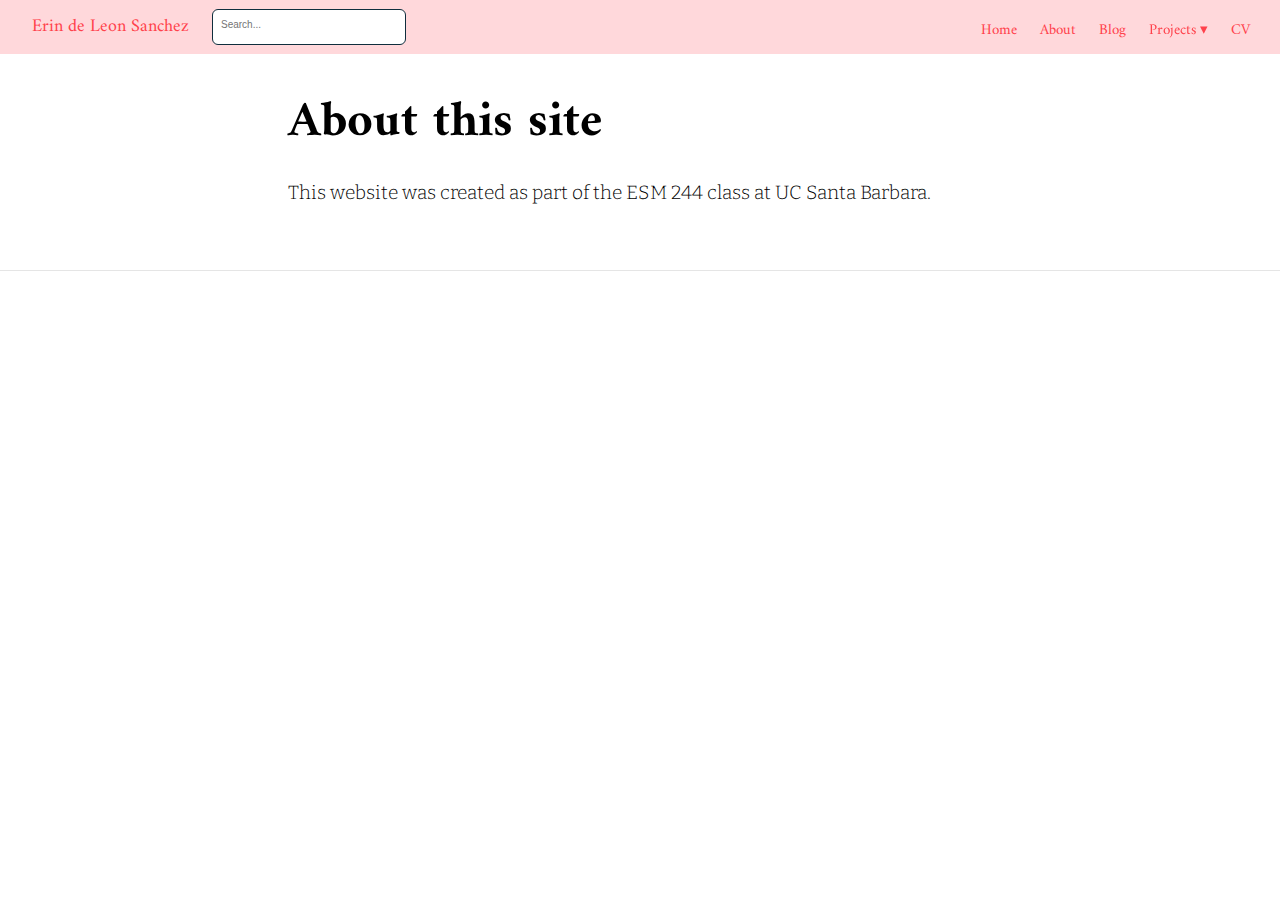
<file: docs/about.html>
<!DOCTYPE html>

<html xmlns="http://www.w3.org/1999/xhtml" lang="" xml:lang="">

<head>
  <meta charset="utf-8"/>
  <meta name="viewport" content="width=device-width, initial-scale=1"/>
  <meta http-equiv="X-UA-Compatible" content="IE=Edge,chrome=1"/>
  <meta name="generator" content="distill" />

  <style type="text/css">
  /* Hide doc at startup (prevent jankiness while JS renders/transforms) */
  body {
    visibility: hidden;
  }
  </style>

 <!--radix_placeholder_import_source-->
 <!--/radix_placeholder_import_source-->

<style type="text/css">code{white-space: pre;}</style>
<style type="text/css" data-origin="pandoc">
pre > code.sourceCode { white-space: pre; position: relative; }
pre > code.sourceCode > span { display: inline-block; line-height: 1.25; }
pre > code.sourceCode > span:empty { height: 1.2em; }
.sourceCode { overflow: visible; }
code.sourceCode > span { color: inherit; text-decoration: inherit; }
div.sourceCode { margin: 1em 0; }
pre.sourceCode { margin: 0; }
@media screen {
div.sourceCode { overflow: auto; }
}
@media print {
pre > code.sourceCode { white-space: pre-wrap; }
pre > code.sourceCode > span { text-indent: -5em; padding-left: 5em; }
}
pre.numberSource code
  { counter-reset: source-line 0; }
pre.numberSource code > span
  { position: relative; left: -4em; counter-increment: source-line; }
pre.numberSource code > span > a:first-child::before
  { content: counter(source-line);
    position: relative; left: -1em; text-align: right; vertical-align: baseline;
    border: none; display: inline-block;
    -webkit-touch-callout: none; -webkit-user-select: none;
    -khtml-user-select: none; -moz-user-select: none;
    -ms-user-select: none; user-select: none;
    padding: 0 4px; width: 4em;
    color: #aaaaaa;
  }
pre.numberSource { margin-left: 3em; border-left: 1px solid #aaaaaa;  padding-left: 4px; }
div.sourceCode
  {   }
@media screen {
pre > code.sourceCode > span > a:first-child::before { text-decoration: underline; }
}
code span.al { color: #ad0000; } /* Alert */
code span.an { color: #5e5e5e; } /* Annotation */
code span.at { } /* Attribute */
code span.bn { color: #ad0000; } /* BaseN */
code span.bu { } /* BuiltIn */
code span.cf { color: #007ba5; } /* ControlFlow */
code span.ch { color: #20794d; } /* Char */
code span.cn { color: #8f5902; } /* Constant */
code span.co { color: #5e5e5e; } /* Comment */
code span.cv { color: #5e5e5e; font-style: italic; } /* CommentVar */
code span.do { color: #5e5e5e; font-style: italic; } /* Documentation */
code span.dt { color: #ad0000; } /* DataType */
code span.dv { color: #ad0000; } /* DecVal */
code span.er { color: #ad0000; } /* Error */
code span.ex { } /* Extension */
code span.fl { color: #ad0000; } /* Float */
code span.fu { color: #4758ab; } /* Function */
code span.im { } /* Import */
code span.in { color: #5e5e5e; } /* Information */
code span.kw { color: #007ba5; } /* Keyword */
code span.op { color: #5e5e5e; } /* Operator */
code span.ot { color: #007ba5; } /* Other */
code span.pp { color: #ad0000; } /* Preprocessor */
code span.sc { color: #5e5e5e; } /* SpecialChar */
code span.ss { color: #20794d; } /* SpecialString */
code span.st { color: #20794d; } /* String */
code span.va { color: #111111; } /* Variable */
code span.vs { color: #20794d; } /* VerbatimString */
code span.wa { color: #5e5e5e; font-style: italic; } /* Warning */
</style>


  <!--radix_placeholder_meta_tags-->
  <title>Erin de Leon Sanchez: About this site</title>

  <meta property="description" itemprop="description" content="This website was created as part of the ESM 244 class at UC Santa Barbara."/>



  <!--  https://developers.facebook.com/docs/sharing/webmasters#markup -->
  <meta property="og:title" content="Erin de Leon Sanchez: About this site"/>
  <meta property="og:type" content="article"/>
  <meta property="og:description" content="This website was created as part of the ESM 244 class at UC Santa Barbara."/>
  <meta property="og:locale" content="en_US"/>
  <meta property="og:site_name" content="Erin de Leon Sanchez"/>

  <!--  https://dev.twitter.com/cards/types/summary -->
  <meta property="twitter:card" content="summary"/>
  <meta property="twitter:title" content="Erin de Leon Sanchez: About this site"/>
  <meta property="twitter:description" content="This website was created as part of the ESM 244 class at UC Santa Barbara."/>

  <!--/radix_placeholder_meta_tags-->
  <!--radix_placeholder_rmarkdown_metadata-->

  <script type="text/json" id="radix-rmarkdown-metadata">
  {"type":"list","attributes":{"names":{"type":"character","attributes":{},"value":["title","description"]}},"value":[{"type":"character","attributes":{},"value":["About this site"]},{"type":"character","attributes":{},"value":["This website was created as part of the ESM 244 class at UC Santa Barbara."]}]}
  </script>
  <!--/radix_placeholder_rmarkdown_metadata-->
  <!--radix_placeholder_navigation_in_header-->
  <meta name="distill:offset" content=""/>

  <script type="application/javascript">

    window.headroom_prevent_pin = false;

    window.document.addEventListener("DOMContentLoaded", function (event) {

      // initialize headroom for banner
      var header = $('header').get(0);
      var headerHeight = header.offsetHeight;
      var headroom = new Headroom(header, {
        tolerance: 5,
        onPin : function() {
          if (window.headroom_prevent_pin) {
            window.headroom_prevent_pin = false;
            headroom.unpin();
          }
        }
      });
      headroom.init();
      if(window.location.hash)
        headroom.unpin();
      $(header).addClass('headroom--transition');

      // offset scroll location for banner on hash change
      // (see: https://github.com/WickyNilliams/headroom.js/issues/38)
      window.addEventListener("hashchange", function(event) {
        window.scrollTo(0, window.pageYOffset - (headerHeight + 25));
      });

      // responsive menu
      $('.distill-site-header').each(function(i, val) {
        var topnav = $(this);
        var toggle = topnav.find('.nav-toggle');
        toggle.on('click', function() {
          topnav.toggleClass('responsive');
        });
      });

      // nav dropdowns
      $('.nav-dropbtn').click(function(e) {
        $(this).next('.nav-dropdown-content').toggleClass('nav-dropdown-active');
        $(this).parent().siblings('.nav-dropdown')
           .children('.nav-dropdown-content').removeClass('nav-dropdown-active');
      });
      $("body").click(function(e){
        $('.nav-dropdown-content').removeClass('nav-dropdown-active');
      });
      $(".nav-dropdown").click(function(e){
        e.stopPropagation();
      });
    });
  </script>

  <style type="text/css">

  /* Theme (user-documented overrideables for nav appearance) */

  .distill-site-nav {
    color: rgba(255, 255, 255, 0.8);
    background-color: #0F2E3D;
    font-size: 15px;
    font-weight: 300;
  }

  .distill-site-nav a {
    color: inherit;
    text-decoration: none;
  }

  .distill-site-nav a:hover {
    color: white;
  }

  @media print {
    .distill-site-nav {
      display: none;
    }
  }

  .distill-site-header {

  }

  .distill-site-footer {

  }


  /* Site Header */

  .distill-site-header {
    width: 100%;
    box-sizing: border-box;
    z-index: 3;
  }

  .distill-site-header .nav-left {
    display: inline-block;
    margin-left: 8px;
  }

  @media screen and (max-width: 768px) {
    .distill-site-header .nav-left {
      margin-left: 0;
    }
  }


  .distill-site-header .nav-right {
    float: right;
    margin-right: 8px;
  }

  .distill-site-header a,
  .distill-site-header .title {
    display: inline-block;
    text-align: center;
    padding: 14px 10px 14px 10px;
  }

  .distill-site-header .title {
    font-size: 18px;
    min-width: 150px;
  }

  .distill-site-header .logo {
    padding: 0;
  }

  .distill-site-header .logo img {
    display: none;
    max-height: 20px;
    width: auto;
    margin-bottom: -4px;
  }

  .distill-site-header .nav-image img {
    max-height: 18px;
    width: auto;
    display: inline-block;
    margin-bottom: -3px;
  }



  @media screen and (min-width: 1000px) {
    .distill-site-header .logo img {
      display: inline-block;
    }
    .distill-site-header .nav-left {
      margin-left: 20px;
    }
    .distill-site-header .nav-right {
      margin-right: 20px;
    }
    .distill-site-header .title {
      padding-left: 12px;
    }
  }


  .distill-site-header .nav-toggle {
    display: none;
  }

  .nav-dropdown {
    display: inline-block;
    position: relative;
  }

  .nav-dropdown .nav-dropbtn {
    border: none;
    outline: none;
    color: rgba(255, 255, 255, 0.8);
    padding: 16px 10px;
    background-color: transparent;
    font-family: inherit;
    font-size: inherit;
    font-weight: inherit;
    margin: 0;
    margin-top: 1px;
    z-index: 2;
  }

  .nav-dropdown-content {
    display: none;
    position: absolute;
    background-color: white;
    min-width: 200px;
    border: 1px solid rgba(0,0,0,0.15);
    border-radius: 4px;
    box-shadow: 0px 8px 16px 0px rgba(0,0,0,0.1);
    z-index: 1;
    margin-top: 2px;
    white-space: nowrap;
    padding-top: 4px;
    padding-bottom: 4px;
  }

  .nav-dropdown-content hr {
    margin-top: 4px;
    margin-bottom: 4px;
    border: none;
    border-bottom: 1px solid rgba(0, 0, 0, 0.1);
  }

  .nav-dropdown-active {
    display: block;
  }

  .nav-dropdown-content a, .nav-dropdown-content .nav-dropdown-header {
    color: black;
    padding: 6px 24px;
    text-decoration: none;
    display: block;
    text-align: left;
  }

  .nav-dropdown-content .nav-dropdown-header {
    display: block;
    padding: 5px 24px;
    padding-bottom: 0;
    text-transform: uppercase;
    font-size: 14px;
    color: #999999;
    white-space: nowrap;
  }

  .nav-dropdown:hover .nav-dropbtn {
    color: white;
  }

  .nav-dropdown-content a:hover {
    background-color: #ddd;
    color: black;
  }

  .nav-right .nav-dropdown-content {
    margin-left: -45%;
    right: 0;
  }

  @media screen and (max-width: 768px) {
    .distill-site-header a, .distill-site-header .nav-dropdown  {display: none;}
    .distill-site-header a.nav-toggle {
      float: right;
      display: block;
    }
    .distill-site-header .title {
      margin-left: 0;
    }
    .distill-site-header .nav-right {
      margin-right: 0;
    }
    .distill-site-header {
      overflow: hidden;
    }
    .nav-right .nav-dropdown-content {
      margin-left: 0;
    }
  }


  @media screen and (max-width: 768px) {
    .distill-site-header.responsive {position: relative; min-height: 500px; }
    .distill-site-header.responsive a.nav-toggle {
      position: absolute;
      right: 0;
      top: 0;
    }
    .distill-site-header.responsive a,
    .distill-site-header.responsive .nav-dropdown {
      display: block;
      text-align: left;
    }
    .distill-site-header.responsive .nav-left,
    .distill-site-header.responsive .nav-right {
      width: 100%;
    }
    .distill-site-header.responsive .nav-dropdown {float: none;}
    .distill-site-header.responsive .nav-dropdown-content {position: relative;}
    .distill-site-header.responsive .nav-dropdown .nav-dropbtn {
      display: block;
      width: 100%;
      text-align: left;
    }
  }

  /* Site Footer */

  .distill-site-footer {
    width: 100%;
    overflow: hidden;
    box-sizing: border-box;
    z-index: 3;
    margin-top: 30px;
    padding-top: 30px;
    padding-bottom: 30px;
    text-align: center;
  }

  /* Headroom */

  d-title {
    padding-top: 6rem;
  }

  @media print {
    d-title {
      padding-top: 4rem;
    }
  }

  .headroom {
    z-index: 1000;
    position: fixed;
    top: 0;
    left: 0;
    right: 0;
  }

  .headroom--transition {
    transition: all .4s ease-in-out;
  }

  .headroom--unpinned {
    top: -100px;
  }

  .headroom--pinned {
    top: 0;
  }

  /* adjust viewport for navbar height */
  /* helps vertically center bootstrap (non-distill) content */
  .min-vh-100 {
    min-height: calc(100vh - 100px) !important;
  }

  </style>

  <script src="site_libs/jquery-3.6.0/jquery-3.6.0.min.js"></script>
  <link href="site_libs/font-awesome-5.1.0/css/all.css" rel="stylesheet"/>
  <link href="site_libs/font-awesome-5.1.0/css/v4-shims.css" rel="stylesheet"/>
  <script src="site_libs/headroom-0.9.4/headroom.min.js"></script>
  <script src="site_libs/autocomplete-0.37.1/autocomplete.min.js"></script>
  <script src="site_libs/fuse-6.4.1/fuse.min.js"></script>

  <script type="application/javascript">

  function getMeta(metaName) {
    var metas = document.getElementsByTagName('meta');
    for (let i = 0; i < metas.length; i++) {
      if (metas[i].getAttribute('name') === metaName) {
        return metas[i].getAttribute('content');
      }
    }
    return '';
  }

  function offsetURL(url) {
    var offset = getMeta('distill:offset');
    return offset ? offset + '/' + url : url;
  }

  function createFuseIndex() {

    // create fuse index
    var options = {
      keys: [
        { name: 'title', weight: 20 },
        { name: 'categories', weight: 15 },
        { name: 'description', weight: 10 },
        { name: 'contents', weight: 5 },
      ],
      ignoreLocation: true,
      threshold: 0
    };
    var fuse = new window.Fuse([], options);

    // fetch the main search.json
    return fetch(offsetURL('search.json'))
      .then(function(response) {
        if (response.status == 200) {
          return response.json().then(function(json) {
            // index main articles
            json.articles.forEach(function(article) {
              fuse.add(article);
            });
            // download collections and index their articles
            return Promise.all(json.collections.map(function(collection) {
              return fetch(offsetURL(collection)).then(function(response) {
                if (response.status === 200) {
                  return response.json().then(function(articles) {
                    articles.forEach(function(article) {
                      fuse.add(article);
                    });
                  })
                } else {
                  return Promise.reject(
                    new Error('Unexpected status from search index request: ' +
                              response.status)
                  );
                }
              });
            })).then(function() {
              return fuse;
            });
          });

        } else {
          return Promise.reject(
            new Error('Unexpected status from search index request: ' +
                        response.status)
          );
        }
      });
  }

  window.document.addEventListener("DOMContentLoaded", function (event) {

    // get search element (bail if we don't have one)
    var searchEl = window.document.getElementById('distill-search');
    if (!searchEl)
      return;

    createFuseIndex()
      .then(function(fuse) {

        // make search box visible
        searchEl.classList.remove('hidden');

        // initialize autocomplete
        var options = {
          autoselect: true,
          hint: false,
          minLength: 2,
        };
        window.autocomplete(searchEl, options, [{
          source: function(query, callback) {
            const searchOptions = {
              isCaseSensitive: false,
              shouldSort: true,
              minMatchCharLength: 2,
              limit: 10,
            };
            var results = fuse.search(query, searchOptions);
            callback(results
              .map(function(result) { return result.item; })
            );
          },
          templates: {
            suggestion: function(suggestion) {
              var img = suggestion.preview && Object.keys(suggestion.preview).length > 0
                ? `<img src="${offsetURL(suggestion.preview)}"</img>`
                : '';
              var html = `
                <div class="search-item">
                  <h3>${suggestion.title}</h3>
                  <div class="search-item-description">
                    ${suggestion.description || ''}
                  </div>
                  <div class="search-item-preview">
                    ${img}
                  </div>
                </div>
              `;
              return html;
            }
          }
        }]).on('autocomplete:selected', function(event, suggestion) {
          window.location.href = offsetURL(suggestion.path);
        });
        // remove inline display style on autocompleter (we want to
        // manage responsive display via css)
        $('.algolia-autocomplete').css("display", "");
      })
      .catch(function(error) {
        console.log(error);
      });

  });

  </script>

  <style type="text/css">

  .nav-search {
    font-size: x-small;
  }

  /* Algolioa Autocomplete */

  .algolia-autocomplete {
    display: inline-block;
    margin-left: 10px;
    vertical-align: sub;
    background-color: white;
    color: black;
    padding: 6px;
    padding-top: 8px;
    padding-bottom: 0;
    border-radius: 6px;
    border: 1px #0F2E3D solid;
    width: 180px;
  }


  @media screen and (max-width: 768px) {
    .distill-site-nav .algolia-autocomplete {
      display: none;
      visibility: hidden;
    }
    .distill-site-nav.responsive .algolia-autocomplete {
      display: inline-block;
      visibility: visible;
    }
    .distill-site-nav.responsive .algolia-autocomplete .aa-dropdown-menu {
      margin-left: 0;
      width: 400px;
      max-height: 400px;
    }
  }

  .algolia-autocomplete .aa-input, .algolia-autocomplete .aa-hint {
    width: 90%;
    outline: none;
    border: none;
  }

  .algolia-autocomplete .aa-hint {
    color: #999;
  }
  .algolia-autocomplete .aa-dropdown-menu {
    width: 550px;
    max-height: 70vh;
    overflow-x: visible;
    overflow-y: scroll;
    padding: 5px;
    margin-top: 3px;
    margin-left: -150px;
    background-color: #fff;
    border-radius: 5px;
    border: 1px solid #999;
    border-top: none;
  }

  .algolia-autocomplete .aa-dropdown-menu .aa-suggestion {
    cursor: pointer;
    padding: 5px 4px;
    border-bottom: 1px solid #eee;
  }

  .algolia-autocomplete .aa-dropdown-menu .aa-suggestion:last-of-type {
    border-bottom: none;
    margin-bottom: 2px;
  }

  .algolia-autocomplete .aa-dropdown-menu .aa-suggestion .search-item {
    overflow: hidden;
    font-size: 0.8em;
    line-height: 1.4em;
  }

  .algolia-autocomplete .aa-dropdown-menu .aa-suggestion .search-item h3 {
    font-size: 1rem;
    margin-block-start: 0;
    margin-block-end: 5px;
  }

  .algolia-autocomplete .aa-dropdown-menu .aa-suggestion .search-item-description {
    display: inline-block;
    overflow: hidden;
    height: 2.8em;
    width: 80%;
    margin-right: 4%;
  }

  .algolia-autocomplete .aa-dropdown-menu .aa-suggestion .search-item-preview {
    display: inline-block;
    width: 15%;
  }

  .algolia-autocomplete .aa-dropdown-menu .aa-suggestion .search-item-preview img {
    height: 3em;
    width: auto;
    display: none;
  }

  .algolia-autocomplete .aa-dropdown-menu .aa-suggestion .search-item-preview img[src] {
    display: initial;
  }

  .algolia-autocomplete .aa-dropdown-menu .aa-suggestion.aa-cursor {
    background-color: #eee;
  }
  .algolia-autocomplete .aa-dropdown-menu .aa-suggestion em {
    font-weight: bold;
    font-style: normal;
  }

  </style>


  <!--/radix_placeholder_navigation_in_header-->
  <!--radix_placeholder_distill-->

  <style type="text/css">

  body {
    background-color: white;
  }

  .pandoc-table {
    width: 100%;
  }

  .pandoc-table>caption {
    margin-bottom: 10px;
  }

  .pandoc-table th:not([align]) {
    text-align: left;
  }

  .pagedtable-footer {
    font-size: 15px;
  }

  d-byline .byline {
    grid-template-columns: 2fr 2fr;
  }

  d-byline .byline h3 {
    margin-block-start: 1.5em;
  }

  d-byline .byline .authors-affiliations h3 {
    margin-block-start: 0.5em;
  }

  .authors-affiliations .orcid-id {
    width: 16px;
    height:16px;
    margin-left: 4px;
    margin-right: 4px;
    vertical-align: middle;
    padding-bottom: 2px;
  }

  d-title .dt-tags {
    margin-top: 1em;
    grid-column: text;
  }

  .dt-tags .dt-tag {
    text-decoration: none;
    display: inline-block;
    color: rgba(0,0,0,0.6);
    padding: 0em 0.4em;
    margin-right: 0.5em;
    margin-bottom: 0.4em;
    font-size: 70%;
    border: 1px solid rgba(0,0,0,0.2);
    border-radius: 3px;
    text-transform: uppercase;
    font-weight: 500;
  }

  d-article table.gt_table td,
  d-article table.gt_table th {
    border-bottom: none;
  }

  .html-widget {
    margin-bottom: 2.0em;
  }

  .l-screen-inset {
    padding-right: 16px;
  }

  .l-screen .caption {
    margin-left: 10px;
  }

  .shaded {
    background: rgb(247, 247, 247);
    padding-top: 20px;
    padding-bottom: 20px;
    border-top: 1px solid rgba(0, 0, 0, 0.1);
    border-bottom: 1px solid rgba(0, 0, 0, 0.1);
  }

  .shaded .html-widget {
    margin-bottom: 0;
    border: 1px solid rgba(0, 0, 0, 0.1);
  }

  .shaded .shaded-content {
    background: white;
  }

  .text-output {
    margin-top: 0;
    line-height: 1.5em;
  }

  .hidden {
    display: none !important;
  }

  d-article {
    padding-top: 2.5rem;
    padding-bottom: 30px;
  }

  d-appendix {
    padding-top: 30px;
  }

  d-article>p>img {
    width: 100%;
  }

  d-article h2 {
    margin: 1rem 0 1.5rem 0;
  }

  d-article h3 {
    margin-top: 1.5rem;
  }

  d-article iframe {
    border: 1px solid rgba(0, 0, 0, 0.1);
    margin-bottom: 2.0em;
    width: 100%;
  }

  /* Tweak code blocks */

  d-article div.sourceCode code,
  d-article pre code {
    font-family: Consolas, Monaco, 'Andale Mono', 'Ubuntu Mono', monospace;
  }

  d-article pre,
  d-article div.sourceCode,
  d-article div.sourceCode pre {
    overflow: auto;
  }

  d-article div.sourceCode {
    background-color: white;
  }

  d-article div.sourceCode pre {
    padding-left: 10px;
    font-size: 12px;
    border-left: 2px solid rgba(0,0,0,0.1);
  }

  d-article pre {
    font-size: 12px;
    color: black;
    background: none;
    margin-top: 0;
    text-align: left;
    white-space: pre;
    word-spacing: normal;
    word-break: normal;
    word-wrap: normal;
    line-height: 1.5;

    -moz-tab-size: 4;
    -o-tab-size: 4;
    tab-size: 4;

    -webkit-hyphens: none;
    -moz-hyphens: none;
    -ms-hyphens: none;
    hyphens: none;
  }

  d-article pre a {
    border-bottom: none;
  }

  d-article pre a:hover {
    border-bottom: none;
    text-decoration: underline;
  }

  d-article details {
    grid-column: text;
    margin-bottom: 0.8em;
  }

  @media(min-width: 768px) {

  d-article pre,
  d-article div.sourceCode,
  d-article div.sourceCode pre {
    overflow: visible !important;
  }

  d-article div.sourceCode pre {
    padding-left: 18px;
    font-size: 14px;
  }

  d-article pre {
    font-size: 14px;
  }

  }

  figure img.external {
    background: white;
    border: 1px solid rgba(0, 0, 0, 0.1);
    box-shadow: 0 1px 8px rgba(0, 0, 0, 0.1);
    padding: 18px;
    box-sizing: border-box;
  }

  /* CSS for d-contents */

  .d-contents {
    grid-column: text;
    color: rgba(0,0,0,0.8);
    font-size: 0.9em;
    padding-bottom: 1em;
    margin-bottom: 1em;
    padding-bottom: 0.5em;
    margin-bottom: 1em;
    padding-left: 0.25em;
    justify-self: start;
  }

  @media(min-width: 1000px) {
    .d-contents.d-contents-float {
      height: 0;
      grid-column-start: 1;
      grid-column-end: 4;
      justify-self: center;
      padding-right: 3em;
      padding-left: 2em;
    }
  }

  .d-contents nav h3 {
    font-size: 18px;
    margin-top: 0;
    margin-bottom: 1em;
  }

  .d-contents li {
    list-style-type: none
  }

  .d-contents nav > ul {
    padding-left: 0;
  }

  .d-contents ul {
    padding-left: 1em
  }

  .d-contents nav ul li {
    margin-top: 0.6em;
    margin-bottom: 0.2em;
  }

  .d-contents nav a {
    font-size: 13px;
    border-bottom: none;
    text-decoration: none
    color: rgba(0, 0, 0, 0.8);
  }

  .d-contents nav a:hover {
    text-decoration: underline solid rgba(0, 0, 0, 0.6)
  }

  .d-contents nav > ul > li > a {
    font-weight: 600;
  }

  .d-contents nav > ul > li > ul {
    font-weight: inherit;
  }

  .d-contents nav > ul > li > ul > li {
    margin-top: 0.2em;
  }


  .d-contents nav ul {
    margin-top: 0;
    margin-bottom: 0.25em;
  }

  .d-article-with-toc h2:nth-child(2) {
    margin-top: 0;
  }


  /* Figure */

  .figure {
    position: relative;
    margin-bottom: 2.5em;
    margin-top: 1.5em;
  }

  .figure img {
    width: 100%;
  }

  .figure .caption {
    color: rgba(0, 0, 0, 0.6);
    font-size: 12px;
    line-height: 1.5em;
  }

  .figure img.external {
    background: white;
    border: 1px solid rgba(0, 0, 0, 0.1);
    box-shadow: 0 1px 8px rgba(0, 0, 0, 0.1);
    padding: 18px;
    box-sizing: border-box;
  }

  .figure .caption a {
    color: rgba(0, 0, 0, 0.6);
  }

  .figure .caption b,
  .figure .caption strong, {
    font-weight: 600;
    color: rgba(0, 0, 0, 1.0);
  }

  /* Citations */

  d-article .citation {
    color: inherit;
    cursor: inherit;
  }

  div.hanging-indent{
    margin-left: 1em; text-indent: -1em;
  }

  /* Citation hover box */

  .tippy-box[data-theme~=light-border] {
    background-color: rgba(250, 250, 250, 0.95);
  }

  .tippy-content > p {
    margin-bottom: 0;
    padding: 2px;
  }


  /* Tweak 1000px media break to show more text */

  @media(min-width: 1000px) {
    .base-grid,
    distill-header,
    d-title,
    d-abstract,
    d-article,
    d-appendix,
    distill-appendix,
    d-byline,
    d-footnote-list,
    d-citation-list,
    distill-footer {
      grid-template-columns: [screen-start] 1fr [page-start kicker-start] 80px [middle-start] 50px [text-start kicker-end] 65px 65px 65px 65px 65px 65px 65px 65px [text-end gutter-start] 65px [middle-end] 65px [page-end gutter-end] 1fr [screen-end];
      grid-column-gap: 16px;
    }

    .grid {
      grid-column-gap: 16px;
    }

    d-article {
      font-size: 1.06rem;
      line-height: 1.7em;
    }
    figure .caption, .figure .caption, figure figcaption {
      font-size: 13px;
    }
  }

  @media(min-width: 1180px) {
    .base-grid,
    distill-header,
    d-title,
    d-abstract,
    d-article,
    d-appendix,
    distill-appendix,
    d-byline,
    d-footnote-list,
    d-citation-list,
    distill-footer {
      grid-template-columns: [screen-start] 1fr [page-start kicker-start] 60px [middle-start] 60px [text-start kicker-end] 60px 60px 60px 60px 60px 60px 60px 60px [text-end gutter-start] 60px [middle-end] 60px [page-end gutter-end] 1fr [screen-end];
      grid-column-gap: 32px;
    }

    .grid {
      grid-column-gap: 32px;
    }
  }


  /* Get the citation styles for the appendix (not auto-injected on render since
     we do our own rendering of the citation appendix) */

  d-appendix .citation-appendix,
  .d-appendix .citation-appendix {
    font-size: 11px;
    line-height: 15px;
    border-left: 1px solid rgba(0, 0, 0, 0.1);
    padding-left: 18px;
    border: 1px solid rgba(0,0,0,0.1);
    background: rgba(0, 0, 0, 0.02);
    padding: 10px 18px;
    border-radius: 3px;
    color: rgba(150, 150, 150, 1);
    overflow: hidden;
    margin-top: -12px;
    white-space: pre-wrap;
    word-wrap: break-word;
  }

  /* Include appendix styles here so they can be overridden */

  d-appendix {
    contain: layout style;
    font-size: 0.8em;
    line-height: 1.7em;
    margin-top: 60px;
    margin-bottom: 0;
    border-top: 1px solid rgba(0, 0, 0, 0.1);
    color: rgba(0,0,0,0.5);
    padding-top: 60px;
    padding-bottom: 48px;
  }

  d-appendix h3 {
    grid-column: page-start / text-start;
    font-size: 15px;
    font-weight: 500;
    margin-top: 1em;
    margin-bottom: 0;
    color: rgba(0,0,0,0.65);
  }

  d-appendix h3 + * {
    margin-top: 1em;
  }

  d-appendix ol {
    padding: 0 0 0 15px;
  }

  @media (min-width: 768px) {
    d-appendix ol {
      padding: 0 0 0 30px;
      margin-left: -30px;
    }
  }

  d-appendix li {
    margin-bottom: 1em;
  }

  d-appendix a {
    color: rgba(0, 0, 0, 0.6);
  }

  d-appendix > * {
    grid-column: text;
  }

  d-appendix > d-footnote-list,
  d-appendix > d-citation-list,
  d-appendix > distill-appendix {
    grid-column: screen;
  }

  /* Include footnote styles here so they can be overridden */

  d-footnote-list {
    contain: layout style;
  }

  d-footnote-list > * {
    grid-column: text;
  }

  d-footnote-list a.footnote-backlink {
    color: rgba(0,0,0,0.3);
    padding-left: 0.5em;
  }



  /* Anchor.js */

  .anchorjs-link {
    /*transition: all .25s linear; */
    text-decoration: none;
    border-bottom: none;
  }
  *:hover > .anchorjs-link {
    margin-left: -1.125em !important;
    text-decoration: none;
    border-bottom: none;
  }

  /* Social footer */

  .social_footer {
    margin-top: 30px;
    margin-bottom: 0;
    color: rgba(0,0,0,0.67);
  }

  .disqus-comments {
    margin-right: 30px;
  }

  .disqus-comment-count {
    border-bottom: 1px solid rgba(0, 0, 0, 0.4);
    cursor: pointer;
  }

  #disqus_thread {
    margin-top: 30px;
  }

  .article-sharing a {
    border-bottom: none;
    margin-right: 8px;
  }

  .article-sharing a:hover {
    border-bottom: none;
  }

  .sidebar-section.subscribe {
    font-size: 12px;
    line-height: 1.6em;
  }

  .subscribe p {
    margin-bottom: 0.5em;
  }


  .article-footer .subscribe {
    font-size: 15px;
    margin-top: 45px;
  }


  .sidebar-section.custom {
    font-size: 12px;
    line-height: 1.6em;
  }

  .custom p {
    margin-bottom: 0.5em;
  }

  /* Styles for listing layout (hide title) */
  .layout-listing d-title, .layout-listing .d-title {
    display: none;
  }

  /* Styles for posts lists (not auto-injected) */


  .posts-with-sidebar {
    padding-left: 45px;
    padding-right: 45px;
  }

  .posts-list .description h2,
  .posts-list .description p {
    font-family: -apple-system, BlinkMacSystemFont, "Segoe UI", Roboto, Oxygen, Ubuntu, Cantarell, "Fira Sans", "Droid Sans", "Helvetica Neue", Arial, sans-serif;
  }

  .posts-list .description h2 {
    font-weight: 700;
    border-bottom: none;
    padding-bottom: 0;
  }

  .posts-list h2.post-tag {
    border-bottom: 1px solid rgba(0, 0, 0, 0.2);
    padding-bottom: 12px;
  }
  .posts-list {
    margin-top: 60px;
    margin-bottom: 24px;
  }

  .posts-list .post-preview {
    text-decoration: none;
    overflow: hidden;
    display: block;
    border-bottom: 1px solid rgba(0, 0, 0, 0.1);
    padding: 24px 0;
  }

  .post-preview-last {
    border-bottom: none !important;
  }

  .posts-list .posts-list-caption {
    grid-column: screen;
    font-weight: 400;
  }

  .posts-list .post-preview h2 {
    margin: 0 0 6px 0;
    line-height: 1.2em;
    font-style: normal;
    font-size: 24px;
  }

  .posts-list .post-preview p {
    margin: 0 0 12px 0;
    line-height: 1.4em;
    font-size: 16px;
  }

  .posts-list .post-preview .thumbnail {
    box-sizing: border-box;
    margin-bottom: 24px;
    position: relative;
    max-width: 500px;
  }
  .posts-list .post-preview img {
    width: 100%;
    display: block;
  }

  .posts-list .metadata {
    font-size: 12px;
    line-height: 1.4em;
    margin-bottom: 18px;
  }

  .posts-list .metadata > * {
    display: inline-block;
  }

  .posts-list .metadata .publishedDate {
    margin-right: 2em;
  }

  .posts-list .metadata .dt-authors {
    display: block;
    margin-top: 0.3em;
    margin-right: 2em;
  }

  .posts-list .dt-tags {
    display: block;
    line-height: 1em;
  }

  .posts-list .dt-tags .dt-tag {
    display: inline-block;
    color: rgba(0,0,0,0.6);
    padding: 0.3em 0.4em;
    margin-right: 0.2em;
    margin-bottom: 0.4em;
    font-size: 60%;
    border: 1px solid rgba(0,0,0,0.2);
    border-radius: 3px;
    text-transform: uppercase;
    font-weight: 500;
  }

  .posts-list img {
    opacity: 1;
  }

  .posts-list img[data-src] {
    opacity: 0;
  }

  .posts-more {
    clear: both;
  }


  .posts-sidebar {
    font-size: 16px;
  }

  .posts-sidebar h3 {
    font-size: 16px;
    margin-top: 0;
    margin-bottom: 0.5em;
    font-weight: 400;
    text-transform: uppercase;
  }

  .sidebar-section {
    margin-bottom: 30px;
  }

  .categories ul {
    list-style-type: none;
    margin: 0;
    padding: 0;
  }

  .categories li {
    color: rgba(0, 0, 0, 0.8);
    margin-bottom: 0;
  }

  .categories li>a {
    border-bottom: none;
  }

  .categories li>a:hover {
    border-bottom: 1px solid rgba(0, 0, 0, 0.4);
  }

  .categories .active {
    font-weight: 600;
  }

  .categories .category-count {
    color: rgba(0, 0, 0, 0.4);
  }


  @media(min-width: 768px) {
    .posts-list .post-preview h2 {
      font-size: 26px;
    }
    .posts-list .post-preview .thumbnail {
      float: right;
      width: 30%;
      margin-bottom: 0;
    }
    .posts-list .post-preview .description {
      float: left;
      width: 45%;
    }
    .posts-list .post-preview .metadata {
      float: left;
      width: 20%;
      margin-top: 8px;
    }
    .posts-list .post-preview p {
      margin: 0 0 12px 0;
      line-height: 1.5em;
      font-size: 16px;
    }
    .posts-with-sidebar .posts-list {
      float: left;
      width: 75%;
    }
    .posts-with-sidebar .posts-sidebar {
      float: right;
      width: 20%;
      margin-top: 60px;
      padding-top: 24px;
      padding-bottom: 24px;
    }
  }


  /* Improve display for browsers without grid (IE/Edge <= 15) */

  .downlevel {
    line-height: 1.6em;
    font-family: -apple-system, BlinkMacSystemFont, "Segoe UI", Roboto, Oxygen, Ubuntu, Cantarell, "Fira Sans", "Droid Sans", "Helvetica Neue", Arial, sans-serif;
    margin: 0;
  }

  .downlevel .d-title {
    padding-top: 6rem;
    padding-bottom: 1.5rem;
  }

  .downlevel .d-title h1 {
    font-size: 50px;
    font-weight: 700;
    line-height: 1.1em;
    margin: 0 0 0.5rem;
  }

  .downlevel .d-title p {
    font-weight: 300;
    font-size: 1.2rem;
    line-height: 1.55em;
    margin-top: 0;
  }

  .downlevel .d-byline {
    padding-top: 0.8em;
    padding-bottom: 0.8em;
    font-size: 0.8rem;
    line-height: 1.8em;
  }

  .downlevel .section-separator {
    border: none;
    border-top: 1px solid rgba(0, 0, 0, 0.1);
  }

  .downlevel .d-article {
    font-size: 1.06rem;
    line-height: 1.7em;
    padding-top: 1rem;
    padding-bottom: 2rem;
  }


  .downlevel .d-appendix {
    padding-left: 0;
    padding-right: 0;
    max-width: none;
    font-size: 0.8em;
    line-height: 1.7em;
    margin-bottom: 0;
    color: rgba(0,0,0,0.5);
    padding-top: 40px;
    padding-bottom: 48px;
  }

  .downlevel .footnotes ol {
    padding-left: 13px;
  }

  .downlevel .base-grid,
  .downlevel .distill-header,
  .downlevel .d-title,
  .downlevel .d-abstract,
  .downlevel .d-article,
  .downlevel .d-appendix,
  .downlevel .distill-appendix,
  .downlevel .d-byline,
  .downlevel .d-footnote-list,
  .downlevel .d-citation-list,
  .downlevel .distill-footer,
  .downlevel .appendix-bottom,
  .downlevel .posts-container {
    padding-left: 40px;
    padding-right: 40px;
  }

  @media(min-width: 768px) {
    .downlevel .base-grid,
    .downlevel .distill-header,
    .downlevel .d-title,
    .downlevel .d-abstract,
    .downlevel .d-article,
    .downlevel .d-appendix,
    .downlevel .distill-appendix,
    .downlevel .d-byline,
    .downlevel .d-footnote-list,
    .downlevel .d-citation-list,
    .downlevel .distill-footer,
    .downlevel .appendix-bottom,
    .downlevel .posts-container {
    padding-left: 150px;
    padding-right: 150px;
    max-width: 900px;
  }
  }

  .downlevel pre code {
    display: block;
    border-left: 2px solid rgba(0, 0, 0, .1);
    padding: 0 0 0 20px;
    font-size: 14px;
  }

  .downlevel code, .downlevel pre {
    color: black;
    background: none;
    font-family: Consolas, Monaco, 'Andale Mono', 'Ubuntu Mono', monospace;
    text-align: left;
    white-space: pre;
    word-spacing: normal;
    word-break: normal;
    word-wrap: normal;
    line-height: 1.5;

    -moz-tab-size: 4;
    -o-tab-size: 4;
    tab-size: 4;

    -webkit-hyphens: none;
    -moz-hyphens: none;
    -ms-hyphens: none;
    hyphens: none;
  }

  .downlevel .posts-list .post-preview {
    color: inherit;
  }



  </style>

  <script type="application/javascript">

  function is_downlevel_browser() {
    if (bowser.isUnsupportedBrowser({ msie: "12", msedge: "16"},
                                   window.navigator.userAgent)) {
      return true;
    } else {
      return window.load_distill_framework === undefined;
    }
  }

  // show body when load is complete
  function on_load_complete() {

    // add anchors
    if (window.anchors) {
      window.anchors.options.placement = 'left';
      window.anchors.add('d-article > h2, d-article > h3, d-article > h4, d-article > h5');
    }


    // set body to visible
    document.body.style.visibility = 'visible';

    // force redraw for leaflet widgets
    if (window.HTMLWidgets) {
      var maps = window.HTMLWidgets.findAll(".leaflet");
      $.each(maps, function(i, el) {
        var map = this.getMap();
        map.invalidateSize();
        map.eachLayer(function(layer) {
          if (layer instanceof L.TileLayer)
            layer.redraw();
        });
      });
    }

    // trigger 'shown' so htmlwidgets resize
    $('d-article').trigger('shown');
  }

  function init_distill() {

    init_common();

    // create front matter
    var front_matter = $('<d-front-matter></d-front-matter>');
    $('#distill-front-matter').wrap(front_matter);

    // create d-title
    $('.d-title').changeElementType('d-title');

    // create d-byline
    var byline = $('<d-byline></d-byline>');
    $('.d-byline').replaceWith(byline);

    // create d-article
    var article = $('<d-article></d-article>');
    $('.d-article').wrap(article).children().unwrap();

    // move posts container into article
    $('.posts-container').appendTo($('d-article'));

    // create d-appendix
    $('.d-appendix').changeElementType('d-appendix');

    // flag indicating that we have appendix items
    var appendix = $('.appendix-bottom').children('h3').length > 0;

    // replace footnotes with <d-footnote>
    $('.footnote-ref').each(function(i, val) {
      appendix = true;
      var href = $(this).attr('href');
      var id = href.replace('#', '');
      var fn = $('#' + id);
      var fn_p = $('#' + id + '>p');
      fn_p.find('.footnote-back').remove();
      var text = fn_p.html();
      var dtfn = $('<d-footnote></d-footnote>');
      dtfn.html(text);
      $(this).replaceWith(dtfn);
    });
    // remove footnotes
    $('.footnotes').remove();

    // move refs into #references-listing
    $('#references-listing').replaceWith($('#refs'));

    $('h1.appendix, h2.appendix').each(function(i, val) {
      $(this).changeElementType('h3');
    });
    $('h3.appendix').each(function(i, val) {
      var id = $(this).attr('id');
      $('.d-contents a[href="#' + id + '"]').parent().remove();
      appendix = true;
      $(this).nextUntil($('h1, h2, h3')).addBack().appendTo($('d-appendix'));
    });

    // show d-appendix if we have appendix content
    $("d-appendix").css('display', appendix ? 'grid' : 'none');

    // localize layout chunks to just output
    $('.layout-chunk').each(function(i, val) {

      // capture layout
      var layout = $(this).attr('data-layout');

      // apply layout to markdown level block elements
      var elements = $(this).children().not('details, div.sourceCode, pre, script');
      elements.each(function(i, el) {
        var layout_div = $('<div class="' + layout + '"></div>');
        if (layout_div.hasClass('shaded')) {
          var shaded_content = $('<div class="shaded-content"></div>');
          $(this).wrap(shaded_content);
          $(this).parent().wrap(layout_div);
        } else {
          $(this).wrap(layout_div);
        }
      });


      // unwrap the layout-chunk div
      $(this).children().unwrap();
    });

    // remove code block used to force  highlighting css
    $('.distill-force-highlighting-css').parent().remove();

    // remove empty line numbers inserted by pandoc when using a
    // custom syntax highlighting theme
    $('code.sourceCode a:empty').remove();

    // load distill framework
    load_distill_framework();

    // wait for window.distillRunlevel == 4 to do post processing
    function distill_post_process() {

      if (!window.distillRunlevel || window.distillRunlevel < 4)
        return;

      // hide author/affiliations entirely if we have no authors
      var front_matter = JSON.parse($("#distill-front-matter").html());
      var have_authors = front_matter.authors && front_matter.authors.length > 0;
      if (!have_authors)
        $('d-byline').addClass('hidden');

      // article with toc class
      $('.d-contents').parent().addClass('d-article-with-toc');

      // strip links that point to #
      $('.authors-affiliations').find('a[href="#"]').removeAttr('href');

      // add orcid ids
      $('.authors-affiliations').find('.author').each(function(i, el) {
        var orcid_id = front_matter.authors[i].orcidID;
        if (orcid_id) {
          var a = $('<a></a>');
          a.attr('href', 'https://orcid.org/' + orcid_id);
          var img = $('<img></img>');
          img.addClass('orcid-id');
          img.attr('alt', 'ORCID ID');
          img.attr('src','[data-uri]');
          a.append(img);
          $(this).append(a);
        }
      });

      // hide elements of author/affiliations grid that have no value
      function hide_byline_column(caption) {
        $('d-byline').find('h3:contains("' + caption + '")').parent().css('visibility', 'hidden');
      }

      // affiliations
      var have_affiliations = false;
      for (var i = 0; i<front_matter.authors.length; ++i) {
        var author = front_matter.authors[i];
        if (author.affiliation !== "&nbsp;") {
          have_affiliations = true;
          break;
        }
      }
      if (!have_affiliations)
        $('d-byline').find('h3:contains("Affiliations")').css('visibility', 'hidden');

      // published date
      if (!front_matter.publishedDate)
        hide_byline_column("Published");

      // document object identifier
      var doi = $('d-byline').find('h3:contains("DOI")');
      var doi_p = doi.next().empty();
      if (!front_matter.doi) {
        // if we have a citation and valid citationText then link to that
        if ($('#citation').length > 0 && front_matter.citationText) {
          doi.html('Citation');
          $('<a href="#citation"></a>')
            .text(front_matter.citationText)
            .appendTo(doi_p);
        } else {
          hide_byline_column("DOI");
        }
      } else {
        $('<a></a>')
           .attr('href', "https://doi.org/" + front_matter.doi)
           .html(front_matter.doi)
           .appendTo(doi_p);
      }

       // change plural form of authors/affiliations
      if (front_matter.authors.length === 1) {
        var grid = $('.authors-affiliations');
        grid.children('h3:contains("Authors")').text('Author');
        grid.children('h3:contains("Affiliations")').text('Affiliation');
      }

      // remove d-appendix and d-footnote-list local styles
      $('d-appendix > style:first-child').remove();
      $('d-footnote-list > style:first-child').remove();

      // move appendix-bottom entries to the bottom
      $('.appendix-bottom').appendTo('d-appendix').children().unwrap();
      $('.appendix-bottom').remove();

      // hoverable references
      $('span.citation[data-cites]').each(function() {
        var refs = $(this).attr('data-cites').split(" ");
        var refHtml = refs.map(function(ref) {
          return "<p>" + $('#ref-' + ref).html() + "</p>";
        }).join("\n");
        window.tippy(this, {
          allowHTML: true,
          content: refHtml,
          maxWidth: 500,
          interactive: true,
          interactiveBorder: 10,
          theme: 'light-border',
          placement: 'bottom-start'
        });
      });

      // clear polling timer
      clearInterval(tid);

      // show body now that everything is ready
      on_load_complete();
    }

    var tid = setInterval(distill_post_process, 50);
    distill_post_process();

  }

  function init_downlevel() {

    init_common();

     // insert hr after d-title
    $('.d-title').after($('<hr class="section-separator"/>'));

    // check if we have authors
    var front_matter = JSON.parse($("#distill-front-matter").html());
    var have_authors = front_matter.authors && front_matter.authors.length > 0;

    // manage byline/border
    if (!have_authors)
      $('.d-byline').remove();
    $('.d-byline').after($('<hr class="section-separator"/>'));
    $('.d-byline a').remove();

    // remove toc
    $('.d-contents').remove();

    // move appendix elements
    $('h1.appendix, h2.appendix').each(function(i, val) {
      $(this).changeElementType('h3');
    });
    $('h3.appendix').each(function(i, val) {
      $(this).nextUntil($('h1, h2, h3')).addBack().appendTo($('.d-appendix'));
    });


    // inject headers into references and footnotes
    var refs_header = $('<h3></h3>');
    refs_header.text('References');
    $('#refs').prepend(refs_header);

    var footnotes_header = $('<h3></h3');
    footnotes_header.text('Footnotes');
    $('.footnotes').children('hr').first().replaceWith(footnotes_header);

    // move appendix-bottom entries to the bottom
    $('.appendix-bottom').appendTo('.d-appendix').children().unwrap();
    $('.appendix-bottom').remove();

    // remove appendix if it's empty
    if ($('.d-appendix').children().length === 0)
      $('.d-appendix').remove();

    // prepend separator above appendix
    $('.d-appendix').before($('<hr class="section-separator" style="clear: both"/>'));

    // trim code
    $('pre>code').each(function(i, val) {
      $(this).html($.trim($(this).html()));
    });

    // move posts-container right before article
    $('.posts-container').insertBefore($('.d-article'));

    $('body').addClass('downlevel');

    on_load_complete();
  }


  function init_common() {

    // jquery plugin to change element types
    (function($) {
      $.fn.changeElementType = function(newType) {
        var attrs = {};

        $.each(this[0].attributes, function(idx, attr) {
          attrs[attr.nodeName] = attr.nodeValue;
        });

        this.replaceWith(function() {
          return $("<" + newType + "/>", attrs).append($(this).contents());
        });
      };
    })(jQuery);

    // prevent underline for linked images
    $('a > img').parent().css({'border-bottom' : 'none'});

    // mark non-body figures created by knitr chunks as 100% width
    $('.layout-chunk').each(function(i, val) {
      var figures = $(this).find('img, .html-widget');
      if ($(this).attr('data-layout') !== "l-body") {
        figures.css('width', '100%');
      } else {
        figures.css('max-width', '100%');
        figures.filter("[width]").each(function(i, val) {
          var fig = $(this);
          fig.css('width', fig.attr('width') + 'px');
        });

      }
    });

    // auto-append index.html to post-preview links in file: protocol
    // and in rstudio ide preview
    $('.post-preview').each(function(i, val) {
      if (window.location.protocol === "file:")
        $(this).attr('href', $(this).attr('href') + "index.html");
    });

    // get rid of index.html references in header
    if (window.location.protocol !== "file:") {
      $('.distill-site-header a[href]').each(function(i,val) {
        $(this).attr('href', $(this).attr('href').replace("index.html", "./"));
      });
    }

    // add class to pandoc style tables
    $('tr.header').parent('thead').parent('table').addClass('pandoc-table');
    $('.kable-table').children('table').addClass('pandoc-table');

    // add figcaption style to table captions
    $('caption').parent('table').addClass("figcaption");

    // initialize posts list
    if (window.init_posts_list)
      window.init_posts_list();

    // implmement disqus comment link
    $('.disqus-comment-count').click(function() {
      window.headroom_prevent_pin = true;
      $('#disqus_thread').toggleClass('hidden');
      if (!$('#disqus_thread').hasClass('hidden')) {
        var offset = $(this).offset();
        $(window).resize();
        $('html, body').animate({
          scrollTop: offset.top - 35
        });
      }
    });
  }

  document.addEventListener('DOMContentLoaded', function() {
    if (is_downlevel_browser())
      init_downlevel();
    else
      window.addEventListener('WebComponentsReady', init_distill);
  });

  </script>

  <style type="text/css">
  /* base variables */

  /* Edit the CSS properties in this file to create a custom
     Distill theme. Only edit values in the right column
     for each row; values shown are the CSS defaults.
     To return any property to the default,
     you may set its value to: unset
     All rows must end with a semi-colon.                      */

  /* Optional: embed custom fonts here with `@import`          */
  /* This must remain at the top of this file.                 */



  html {
    /*-- Main font sizes --*/
    --title-size:      50px;
    --body-size:       1.06rem;
    --code-size:       14px;
    --aside-size:      12px;
    --fig-cap-size:    13px;
    /*-- Main font colors --*/
    --title-color:     #000000;
    --header-color:    rgba(0, 0, 0, 0.8);
    --body-color:      rgba(0, 0, 0, 0.8);
    --aside-color:     rgba(0, 0, 0, 0.6);
    --fig-cap-color:   rgba(0, 0, 0, 0.6);
    /*-- Specify custom fonts ~~~ must be imported above   --*/
    --heading-font:    sans-serif;
    --mono-font:       monospace;
    --body-font:       sans-serif;
    --navbar-font:     sans-serif;  /* websites + blogs only */
  }

  /*-- ARTICLE METADATA --*/
  d-byline {
    --heading-size:    0.6rem;
    --heading-color:   rgba(0, 0, 0, 0.5);
    --body-size:       0.8rem;
    --body-color:      rgba(0, 0, 0, 0.8);
  }

  /*-- ARTICLE TABLE OF CONTENTS --*/
  .d-contents {
    --heading-size:    18px;
    --contents-size:   13px;
  }

  /*-- ARTICLE APPENDIX --*/
  d-appendix {
    --heading-size:    15px;
    --heading-color:   rgba(0, 0, 0, 0.65);
    --text-size:       0.8em;
    --text-color:      rgba(0, 0, 0, 0.5);
  }

  /*-- WEBSITE HEADER + FOOTER --*/
  /* These properties only apply to Distill sites and blogs  */

  .distill-site-header {
    --title-size:       18px;
    --text-color:       rgba(255, 255, 255, 0.8);
    --text-size:        15px;
    --hover-color:      white;
    --bkgd-color:       #0F2E3D;
  }

  .distill-site-footer {
    --text-color:       rgba(255, 255, 255, 0.8);
    --text-size:        15px;
    --hover-color:      white;
    --bkgd-color:       #0F2E3D;
  }

  /*-- Additional custom styles --*/
  /* Add any additional CSS rules below                      */
  </style>
  <style type="text/css">
  /* base variables */

  /* Edit the CSS properties in this file to create a custom
     Distill theme. Only edit values in the right column
     for each row; values shown are the CSS defaults.
     To return any property to the default,
     you may set its value to: unset
     All rows must end with a semi-colon.                      */

  /* Optional: embed custom fonts here with `@import`          */
  /* This must remain at the top of this file.                 */
  /* Optional: embed custom fonts here with `@import`          */
  /* This must remain at the top of this file.                 */
  @import url('https://fonts.googleapis.com/css2?family=Amiri');
  @import url('https://fonts.googleapis.com/css2?family=Bitter');
  @import url('https://fonts.googleapis.com/css2?family=DM+Mono');

  html {
    /*-- Main font sizes --*/
    --title-size:      50px;
    --body-size:       1.06rem;
    --code-size:       14px;
    --aside-size:      12px;
    --fig-cap-size:    13px;
    /*-- Main font colors --*/
    --title-color:     #000000;
    --header-color:    rgba(0, 0, 0, 0.8);
    --body-color:      rgba(0, 0, 0, 0.8);
    --aside-color:     rgba(0, 0, 0, 0.6);
    --fig-cap-color:   rgba(0, 0, 0, 0.6);
    /*-- Specify custom fonts ~~~ must be imported above   --*/
    --heading-font:    "Amiri", serif;
    --mono-font:       "DM Mono", monospace;
    --body-font:       "Bitter", sans-serif;
    --navbar-font:     "Amiri", serif;
  }

  /*-- ARTICLE METADATA --*/
  d-byline {
    --heading-size:    0.6rem;
    --heading-color:   rgba(0, 0, 0, 0.5);
    --body-size:       0.8rem;
    --body-color:      rgba(0, 0, 0, 0.8);
  }

  /*-- ARTICLE TABLE OF CONTENTS --*/
  .d-contents {
    --heading-size:    18px;
    --contents-size:   13px;
  }

  /*-- ARTICLE APPENDIX --*/
  d-appendix {
    --heading-size:    15px;
    --heading-color:   rgba(0, 0, 0, 0.65);
    --text-size:       0.8em;
    --text-color:      rgba(0, 0, 0, 0.5);
  }

  /*-- WEBSITE HEADER + FOOTER --*/
  /* These properties only apply to Distill sites and blogs  */

  .distill-site-header {
    --title-size:       18px;    
    --text-color:       #ff414b; /* edited */
    --text-size:        15px;
    --hover-color:      #dd424c; /* edited */
    --bkgd-color:       #ffd8db; /* edited */
  }

  .distill-site-footer {
    --text-color:       rgba(255, 255, 255, 0.8);
    --text-size:        15px;
    --hover-color:      white;
    --bkgd-color:       #0F2E3D;
  }

  /*-- Additional custom styles --*/
  /* Add any additional CSS rules below                      */

  /* Change bullets */
  ul > li::marker {
    font-size: 1.125em;
    color: #ff414b;
  }

  /* Change link appearance */
  d-article a {
    border-bottom: 2px solid #ffd8db;
    text-decoration: none;
  }</style>
  <style type="text/css">
  /* base style */

  /* FONT FAMILIES */

  :root {
    --heading-default: -apple-system, BlinkMacSystemFont, "Segoe UI", Roboto, Oxygen, Ubuntu, Cantarell, "Fira Sans", "Droid Sans", "Helvetica Neue", Arial, sans-serif;
    --mono-default: Consolas, Monaco, 'Andale Mono', 'Ubuntu Mono', monospace;
    --body-default: -apple-system, BlinkMacSystemFont, "Segoe UI", Roboto, Oxygen, Ubuntu, Cantarell, "Fira Sans", "Droid Sans", "Helvetica Neue", Arial, sans-serif;
  }

  body,
  .posts-list .post-preview p,
  .posts-list .description p {
    font-family: var(--body-font), var(--body-default);
  }

  h1, h2, h3, h4, h5, h6,
  .posts-list .post-preview h2,
  .posts-list .description h2 {
    font-family: var(--heading-font), var(--heading-default);
  }

  d-article div.sourceCode code,
  d-article pre code {
    font-family: var(--mono-font), var(--mono-default);
  }


  /*-- TITLE --*/
  d-title h1,
  .posts-list > h1 {
    color: var(--title-color, black);
  }

  d-title h1 {
    font-size: var(--title-size, 50px);
  }

  /*-- HEADERS --*/
  d-article h1,
  d-article h2,
  d-article h3,
  d-article h4,
  d-article h5,
  d-article h6 {
    color: var(--header-color, rgba(0, 0, 0, 0.8));
  }

  /*-- BODY --*/
  d-article > p,  /* only text inside of <p> tags */
  d-article > ul, /* lists */
  d-article > ol {
    color: var(--body-color, rgba(0, 0, 0, 0.8));
    font-size: var(--body-size, 1.06rem);
  }


  /*-- CODE --*/
  d-article div.sourceCode code,
  d-article pre code {
    font-size: var(--code-size, 14px);
  }

  /*-- ASIDE --*/
  d-article aside {
    font-size: var(--aside-size, 12px);
    color: var(--aside-color, rgba(0, 0, 0, 0.6));
  }

  /*-- FIGURE CAPTIONS --*/
  figure .caption,
  figure figcaption,
  .figure .caption {
    font-size: var(--fig-cap-size, 13px);
    color: var(--fig-cap-color, rgba(0, 0, 0, 0.6));
  }

  /*-- METADATA --*/
  d-byline h3 {
    font-size: var(--heading-size, 0.6rem);
    color: var(--heading-color, rgba(0, 0, 0, 0.5));
  }

  d-byline {
    font-size: var(--body-size, 0.8rem);
    color: var(--body-color, rgba(0, 0, 0, 0.8));
  }

  d-byline a,
  d-article d-byline a {
    color: var(--body-color, rgba(0, 0, 0, 0.8));
  }

  /*-- TABLE OF CONTENTS --*/
  .d-contents nav h3 {
    font-size: var(--heading-size, 18px);
  }

  .d-contents nav a {
    font-size: var(--contents-size, 13px);
  }

  /*-- APPENDIX --*/
  d-appendix h3 {
    font-size: var(--heading-size, 15px);
    color: var(--heading-color, rgba(0, 0, 0, 0.65));
  }

  d-appendix {
    font-size: var(--text-size, 0.8em);
    color: var(--text-color, rgba(0, 0, 0, 0.5));
  }

  d-appendix d-footnote-list a.footnote-backlink {
    color: var(--text-color, rgba(0, 0, 0, 0.5));
  }

  /*-- WEBSITE HEADER + FOOTER --*/
  .distill-site-header .title {
    font-size: var(--title-size, 18px);
    font-family: var(--navbar-font), var(--heading-default);
  }

  .distill-site-header a,
  .nav-dropdown .nav-dropbtn {
    font-family: var(--navbar-font), var(--heading-default);
  }

  .nav-dropdown .nav-dropbtn {
    color: var(--text-color, rgba(255, 255, 255, 0.8));
    font-size: var(--text-size, 15px);
  }

  .distill-site-header a:hover,
  .nav-dropdown:hover .nav-dropbtn {
    color: var(--hover-color, white);
  }

  .distill-site-header {
    font-size: var(--text-size, 15px);
    color: var(--text-color, rgba(255, 255, 255, 0.8));
    background-color: var(--bkgd-color, #0F2E3D);
  }

  .distill-site-footer {
    font-size: var(--text-size, 15px);
    color: var(--text-color, rgba(255, 255, 255, 0.8));
    background-color: var(--bkgd-color, #0F2E3D);
  }

  .distill-site-footer a:hover {
    color: var(--hover-color, white);
  }</style>
  <!--/radix_placeholder_distill-->
  <script src="site_libs/header-attrs-2.11/header-attrs.js"></script>
  <script src="site_libs/popper-2.6.0/popper.min.js"></script>
  <link href="site_libs/tippy-6.2.7/tippy.css" rel="stylesheet" />
  <link href="site_libs/tippy-6.2.7/tippy-light-border.css" rel="stylesheet" />
  <script src="site_libs/tippy-6.2.7/tippy.umd.min.js"></script>
  <script src="site_libs/anchor-4.2.2/anchor.min.js"></script>
  <script src="site_libs/bowser-1.9.3/bowser.min.js"></script>
  <script src="site_libs/webcomponents-2.0.0/webcomponents.js"></script>
  <script src="site_libs/distill-2.2.21/template.v2.js"></script>
  <!--radix_placeholder_site_in_header-->
  <!--/radix_placeholder_site_in_header-->


</head>

<body>

<!--radix_placeholder_front_matter-->

<script id="distill-front-matter" type="text/json">
{"title":"About this site","description":"This website was created as part of the ESM 244 class at UC Santa Barbara.","authors":[]}
</script>

<!--/radix_placeholder_front_matter-->
<!--radix_placeholder_navigation_before_body-->
<header class="header header--fixed" role="banner">
<nav class="distill-site-nav distill-site-header">
<div class="nav-left">
<a href="index.html" class="title">Erin de Leon Sanchez</a>
<input id="distill-search" class="nav-search hidden" type="text" placeholder="Search..."/>
</div>
<div class="nav-right">
<a href="index.html">Home</a>
<a href="about.html">About</a>
<a href="blog.html">Blog</a>
<div class="nav-dropdown">
<button class="nav-dropbtn">
Projects
 
<span class="down-arrow">&#x25BE;</span>
</button>
<div class="nav-dropdown-content">
<a href="project1.html">CA Oil Spills</a>
<a href="project2.html">Sentiment Analysis</a>
<a href="project3.html">Climatic Variables</a>
<a href="project4.html">Mono Lake Levels</a>
</div>
</div>
<a href="Erin_deLeonSanchez_CV.pdf">CV</a>
<a href="javascript:void(0);" class="nav-toggle">&#9776;</a>
</div>
</nav>
</header>
<!--/radix_placeholder_navigation_before_body-->
<!--radix_placeholder_site_before_body-->
<!--/radix_placeholder_site_before_body-->

<div class="d-title">
<h1>About this site</h1>
<!--radix_placeholder_categories-->
<!--/radix_placeholder_categories-->
<p><p>This website was created as part of the ESM 244 class at UC Santa Barbara.</p></p>
</div>


<div class="d-article">
<div class="sourceCode" id="cb1"><pre class="sourceCode r distill-force-highlighting-css"><code class="sourceCode r"></code></pre></div>
<!--radix_placeholder_article_footer-->
<!--/radix_placeholder_article_footer-->
</div>

<div class="d-appendix">
</div>


<!--radix_placeholder_site_after_body-->
<!--/radix_placeholder_site_after_body-->
<!--radix_placeholder_appendices-->
<div class="appendix-bottom"></div>
<!--/radix_placeholder_appendices-->
<!--radix_placeholder_navigation_after_body-->
<!--/radix_placeholder_navigation_after_body-->

</body>

</html>
</file>
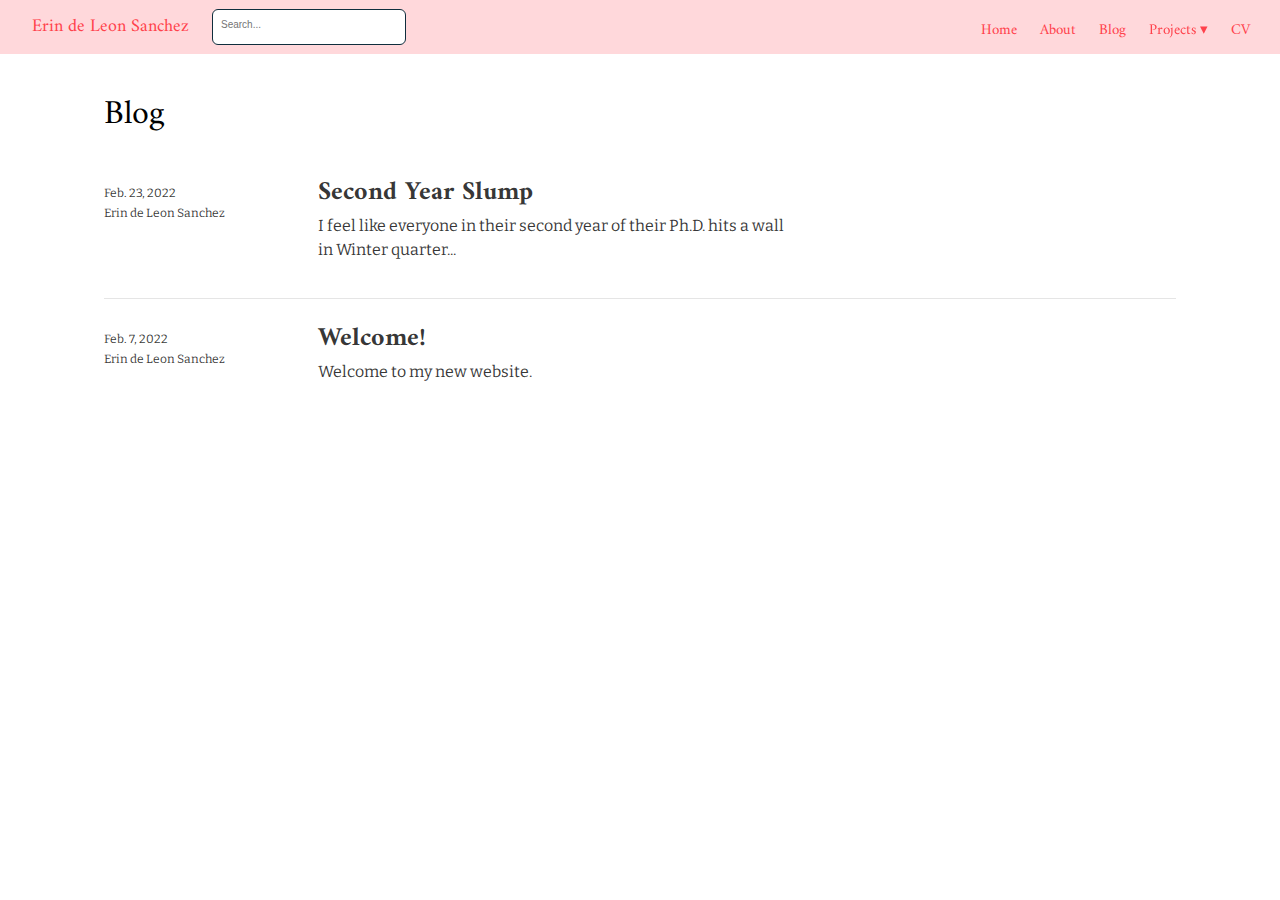
<file: docs/blog.html>
<!DOCTYPE html>

<html xmlns="http://www.w3.org/1999/xhtml" lang="" xml:lang="">

<head>
  <meta charset="utf-8"/>
  <meta name="viewport" content="width=device-width, initial-scale=1"/>
  <meta http-equiv="X-UA-Compatible" content="IE=Edge,chrome=1"/>
  <meta name="generator" content="distill" />

  <style type="text/css">
  /* Hide doc at startup (prevent jankiness while JS renders/transforms) */
  body {
    visibility: hidden;
  }
  </style>

 <!--radix_placeholder_import_source-->
 <!--/radix_placeholder_import_source-->

<style type="text/css">code{white-space: pre;}</style>
<style type="text/css" data-origin="pandoc">
pre > code.sourceCode { white-space: pre; position: relative; }
pre > code.sourceCode > span { display: inline-block; line-height: 1.25; }
pre > code.sourceCode > span:empty { height: 1.2em; }
.sourceCode { overflow: visible; }
code.sourceCode > span { color: inherit; text-decoration: inherit; }
div.sourceCode { margin: 1em 0; }
pre.sourceCode { margin: 0; }
@media screen {
div.sourceCode { overflow: auto; }
}
@media print {
pre > code.sourceCode { white-space: pre-wrap; }
pre > code.sourceCode > span { text-indent: -5em; padding-left: 5em; }
}
pre.numberSource code
  { counter-reset: source-line 0; }
pre.numberSource code > span
  { position: relative; left: -4em; counter-increment: source-line; }
pre.numberSource code > span > a:first-child::before
  { content: counter(source-line);
    position: relative; left: -1em; text-align: right; vertical-align: baseline;
    border: none; display: inline-block;
    -webkit-touch-callout: none; -webkit-user-select: none;
    -khtml-user-select: none; -moz-user-select: none;
    -ms-user-select: none; user-select: none;
    padding: 0 4px; width: 4em;
    color: #aaaaaa;
  }
pre.numberSource { margin-left: 3em; border-left: 1px solid #aaaaaa;  padding-left: 4px; }
div.sourceCode
  {   }
@media screen {
pre > code.sourceCode > span > a:first-child::before { text-decoration: underline; }
}
code span.al { color: #ad0000; } /* Alert */
code span.an { color: #5e5e5e; } /* Annotation */
code span.at { } /* Attribute */
code span.bn { color: #ad0000; } /* BaseN */
code span.bu { } /* BuiltIn */
code span.cf { color: #007ba5; } /* ControlFlow */
code span.ch { color: #20794d; } /* Char */
code span.cn { color: #8f5902; } /* Constant */
code span.co { color: #5e5e5e; } /* Comment */
code span.cv { color: #5e5e5e; font-style: italic; } /* CommentVar */
code span.do { color: #5e5e5e; font-style: italic; } /* Documentation */
code span.dt { color: #ad0000; } /* DataType */
code span.dv { color: #ad0000; } /* DecVal */
code span.er { color: #ad0000; } /* Error */
code span.ex { } /* Extension */
code span.fl { color: #ad0000; } /* Float */
code span.fu { color: #4758ab; } /* Function */
code span.im { } /* Import */
code span.in { color: #5e5e5e; } /* Information */
code span.kw { color: #007ba5; } /* Keyword */
code span.op { color: #5e5e5e; } /* Operator */
code span.ot { color: #007ba5; } /* Other */
code span.pp { color: #ad0000; } /* Preprocessor */
code span.sc { color: #5e5e5e; } /* SpecialChar */
code span.ss { color: #20794d; } /* SpecialString */
code span.st { color: #20794d; } /* String */
code span.va { color: #111111; } /* Variable */
code span.vs { color: #20794d; } /* VerbatimString */
code span.wa { color: #5e5e5e; font-style: italic; } /* Warning */
</style>


  <!--radix_placeholder_meta_tags-->
  <title>Erin de Leon Sanchez: Blog</title>




  <!--  https://developers.facebook.com/docs/sharing/webmasters#markup -->
  <meta property="og:title" content="Erin de Leon Sanchez: Blog"/>
  <meta property="og:type" content="article"/>
  <meta property="og:locale" content="en_US"/>
  <meta property="og:site_name" content="Erin de Leon Sanchez"/>

  <!--  https://dev.twitter.com/cards/types/summary -->
  <meta property="twitter:card" content="summary"/>
  <meta property="twitter:title" content="Erin de Leon Sanchez: Blog"/>

  <!--/radix_placeholder_meta_tags-->
  <!--radix_placeholder_rmarkdown_metadata-->

  <script type="text/json" id="radix-rmarkdown-metadata">
  {"type":"list","attributes":{"names":{"type":"character","attributes":{},"value":["title","listing"]}},"value":[{"type":"character","attributes":{},"value":["Blog"]},{"type":"character","attributes":{},"value":["posts"]}]}
  </script>
  <!--/radix_placeholder_rmarkdown_metadata-->
  <!--radix_placeholder_navigation_in_header-->
  <meta name="distill:offset" content=""/>

  <script type="application/javascript">

    window.headroom_prevent_pin = false;

    window.document.addEventListener("DOMContentLoaded", function (event) {

      // initialize headroom for banner
      var header = $('header').get(0);
      var headerHeight = header.offsetHeight;
      var headroom = new Headroom(header, {
        tolerance: 5,
        onPin : function() {
          if (window.headroom_prevent_pin) {
            window.headroom_prevent_pin = false;
            headroom.unpin();
          }
        }
      });
      headroom.init();
      if(window.location.hash)
        headroom.unpin();
      $(header).addClass('headroom--transition');

      // offset scroll location for banner on hash change
      // (see: https://github.com/WickyNilliams/headroom.js/issues/38)
      window.addEventListener("hashchange", function(event) {
        window.scrollTo(0, window.pageYOffset - (headerHeight + 25));
      });

      // responsive menu
      $('.distill-site-header').each(function(i, val) {
        var topnav = $(this);
        var toggle = topnav.find('.nav-toggle');
        toggle.on('click', function() {
          topnav.toggleClass('responsive');
        });
      });

      // nav dropdowns
      $('.nav-dropbtn').click(function(e) {
        $(this).next('.nav-dropdown-content').toggleClass('nav-dropdown-active');
        $(this).parent().siblings('.nav-dropdown')
           .children('.nav-dropdown-content').removeClass('nav-dropdown-active');
      });
      $("body").click(function(e){
        $('.nav-dropdown-content').removeClass('nav-dropdown-active');
      });
      $(".nav-dropdown").click(function(e){
        e.stopPropagation();
      });
    });
  </script>

  <style type="text/css">

  /* Theme (user-documented overrideables for nav appearance) */

  .distill-site-nav {
    color: rgba(255, 255, 255, 0.8);
    background-color: #0F2E3D;
    font-size: 15px;
    font-weight: 300;
  }

  .distill-site-nav a {
    color: inherit;
    text-decoration: none;
  }

  .distill-site-nav a:hover {
    color: white;
  }

  @media print {
    .distill-site-nav {
      display: none;
    }
  }

  .distill-site-header {

  }

  .distill-site-footer {

  }


  /* Site Header */

  .distill-site-header {
    width: 100%;
    box-sizing: border-box;
    z-index: 3;
  }

  .distill-site-header .nav-left {
    display: inline-block;
    margin-left: 8px;
  }

  @media screen and (max-width: 768px) {
    .distill-site-header .nav-left {
      margin-left: 0;
    }
  }


  .distill-site-header .nav-right {
    float: right;
    margin-right: 8px;
  }

  .distill-site-header a,
  .distill-site-header .title {
    display: inline-block;
    text-align: center;
    padding: 14px 10px 14px 10px;
  }

  .distill-site-header .title {
    font-size: 18px;
    min-width: 150px;
  }

  .distill-site-header .logo {
    padding: 0;
  }

  .distill-site-header .logo img {
    display: none;
    max-height: 20px;
    width: auto;
    margin-bottom: -4px;
  }

  .distill-site-header .nav-image img {
    max-height: 18px;
    width: auto;
    display: inline-block;
    margin-bottom: -3px;
  }



  @media screen and (min-width: 1000px) {
    .distill-site-header .logo img {
      display: inline-block;
    }
    .distill-site-header .nav-left {
      margin-left: 20px;
    }
    .distill-site-header .nav-right {
      margin-right: 20px;
    }
    .distill-site-header .title {
      padding-left: 12px;
    }
  }


  .distill-site-header .nav-toggle {
    display: none;
  }

  .nav-dropdown {
    display: inline-block;
    position: relative;
  }

  .nav-dropdown .nav-dropbtn {
    border: none;
    outline: none;
    color: rgba(255, 255, 255, 0.8);
    padding: 16px 10px;
    background-color: transparent;
    font-family: inherit;
    font-size: inherit;
    font-weight: inherit;
    margin: 0;
    margin-top: 1px;
    z-index: 2;
  }

  .nav-dropdown-content {
    display: none;
    position: absolute;
    background-color: white;
    min-width: 200px;
    border: 1px solid rgba(0,0,0,0.15);
    border-radius: 4px;
    box-shadow: 0px 8px 16px 0px rgba(0,0,0,0.1);
    z-index: 1;
    margin-top: 2px;
    white-space: nowrap;
    padding-top: 4px;
    padding-bottom: 4px;
  }

  .nav-dropdown-content hr {
    margin-top: 4px;
    margin-bottom: 4px;
    border: none;
    border-bottom: 1px solid rgba(0, 0, 0, 0.1);
  }

  .nav-dropdown-active {
    display: block;
  }

  .nav-dropdown-content a, .nav-dropdown-content .nav-dropdown-header {
    color: black;
    padding: 6px 24px;
    text-decoration: none;
    display: block;
    text-align: left;
  }

  .nav-dropdown-content .nav-dropdown-header {
    display: block;
    padding: 5px 24px;
    padding-bottom: 0;
    text-transform: uppercase;
    font-size: 14px;
    color: #999999;
    white-space: nowrap;
  }

  .nav-dropdown:hover .nav-dropbtn {
    color: white;
  }

  .nav-dropdown-content a:hover {
    background-color: #ddd;
    color: black;
  }

  .nav-right .nav-dropdown-content {
    margin-left: -45%;
    right: 0;
  }

  @media screen and (max-width: 768px) {
    .distill-site-header a, .distill-site-header .nav-dropdown  {display: none;}
    .distill-site-header a.nav-toggle {
      float: right;
      display: block;
    }
    .distill-site-header .title {
      margin-left: 0;
    }
    .distill-site-header .nav-right {
      margin-right: 0;
    }
    .distill-site-header {
      overflow: hidden;
    }
    .nav-right .nav-dropdown-content {
      margin-left: 0;
    }
  }


  @media screen and (max-width: 768px) {
    .distill-site-header.responsive {position: relative; min-height: 500px; }
    .distill-site-header.responsive a.nav-toggle {
      position: absolute;
      right: 0;
      top: 0;
    }
    .distill-site-header.responsive a,
    .distill-site-header.responsive .nav-dropdown {
      display: block;
      text-align: left;
    }
    .distill-site-header.responsive .nav-left,
    .distill-site-header.responsive .nav-right {
      width: 100%;
    }
    .distill-site-header.responsive .nav-dropdown {float: none;}
    .distill-site-header.responsive .nav-dropdown-content {position: relative;}
    .distill-site-header.responsive .nav-dropdown .nav-dropbtn {
      display: block;
      width: 100%;
      text-align: left;
    }
  }

  /* Site Footer */

  .distill-site-footer {
    width: 100%;
    overflow: hidden;
    box-sizing: border-box;
    z-index: 3;
    margin-top: 30px;
    padding-top: 30px;
    padding-bottom: 30px;
    text-align: center;
  }

  /* Headroom */

  d-title {
    padding-top: 6rem;
  }

  @media print {
    d-title {
      padding-top: 4rem;
    }
  }

  .headroom {
    z-index: 1000;
    position: fixed;
    top: 0;
    left: 0;
    right: 0;
  }

  .headroom--transition {
    transition: all .4s ease-in-out;
  }

  .headroom--unpinned {
    top: -100px;
  }

  .headroom--pinned {
    top: 0;
  }

  /* adjust viewport for navbar height */
  /* helps vertically center bootstrap (non-distill) content */
  .min-vh-100 {
    min-height: calc(100vh - 100px) !important;
  }

  </style>

  <script src="site_libs/jquery-3.6.0/jquery-3.6.0.min.js"></script>
  <link href="site_libs/font-awesome-5.1.0/css/all.css" rel="stylesheet"/>
  <link href="site_libs/font-awesome-5.1.0/css/v4-shims.css" rel="stylesheet"/>
  <script src="site_libs/headroom-0.9.4/headroom.min.js"></script>
  <script src="site_libs/autocomplete-0.37.1/autocomplete.min.js"></script>
  <script src="site_libs/fuse-6.4.1/fuse.min.js"></script>

  <script type="application/javascript">

  function getMeta(metaName) {
    var metas = document.getElementsByTagName('meta');
    for (let i = 0; i < metas.length; i++) {
      if (metas[i].getAttribute('name') === metaName) {
        return metas[i].getAttribute('content');
      }
    }
    return '';
  }

  function offsetURL(url) {
    var offset = getMeta('distill:offset');
    return offset ? offset + '/' + url : url;
  }

  function createFuseIndex() {

    // create fuse index
    var options = {
      keys: [
        { name: 'title', weight: 20 },
        { name: 'categories', weight: 15 },
        { name: 'description', weight: 10 },
        { name: 'contents', weight: 5 },
      ],
      ignoreLocation: true,
      threshold: 0
    };
    var fuse = new window.Fuse([], options);

    // fetch the main search.json
    return fetch(offsetURL('search.json'))
      .then(function(response) {
        if (response.status == 200) {
          return response.json().then(function(json) {
            // index main articles
            json.articles.forEach(function(article) {
              fuse.add(article);
            });
            // download collections and index their articles
            return Promise.all(json.collections.map(function(collection) {
              return fetch(offsetURL(collection)).then(function(response) {
                if (response.status === 200) {
                  return response.json().then(function(articles) {
                    articles.forEach(function(article) {
                      fuse.add(article);
                    });
                  })
                } else {
                  return Promise.reject(
                    new Error('Unexpected status from search index request: ' +
                              response.status)
                  );
                }
              });
            })).then(function() {
              return fuse;
            });
          });

        } else {
          return Promise.reject(
            new Error('Unexpected status from search index request: ' +
                        response.status)
          );
        }
      });
  }

  window.document.addEventListener("DOMContentLoaded", function (event) {

    // get search element (bail if we don't have one)
    var searchEl = window.document.getElementById('distill-search');
    if (!searchEl)
      return;

    createFuseIndex()
      .then(function(fuse) {

        // make search box visible
        searchEl.classList.remove('hidden');

        // initialize autocomplete
        var options = {
          autoselect: true,
          hint: false,
          minLength: 2,
        };
        window.autocomplete(searchEl, options, [{
          source: function(query, callback) {
            const searchOptions = {
              isCaseSensitive: false,
              shouldSort: true,
              minMatchCharLength: 2,
              limit: 10,
            };
            var results = fuse.search(query, searchOptions);
            callback(results
              .map(function(result) { return result.item; })
            );
          },
          templates: {
            suggestion: function(suggestion) {
              var img = suggestion.preview && Object.keys(suggestion.preview).length > 0
                ? `<img src="${offsetURL(suggestion.preview)}"</img>`
                : '';
              var html = `
                <div class="search-item">
                  <h3>${suggestion.title}</h3>
                  <div class="search-item-description">
                    ${suggestion.description || ''}
                  </div>
                  <div class="search-item-preview">
                    ${img}
                  </div>
                </div>
              `;
              return html;
            }
          }
        }]).on('autocomplete:selected', function(event, suggestion) {
          window.location.href = offsetURL(suggestion.path);
        });
        // remove inline display style on autocompleter (we want to
        // manage responsive display via css)
        $('.algolia-autocomplete').css("display", "");
      })
      .catch(function(error) {
        console.log(error);
      });

  });

  </script>

  <style type="text/css">

  .nav-search {
    font-size: x-small;
  }

  /* Algolioa Autocomplete */

  .algolia-autocomplete {
    display: inline-block;
    margin-left: 10px;
    vertical-align: sub;
    background-color: white;
    color: black;
    padding: 6px;
    padding-top: 8px;
    padding-bottom: 0;
    border-radius: 6px;
    border: 1px #0F2E3D solid;
    width: 180px;
  }


  @media screen and (max-width: 768px) {
    .distill-site-nav .algolia-autocomplete {
      display: none;
      visibility: hidden;
    }
    .distill-site-nav.responsive .algolia-autocomplete {
      display: inline-block;
      visibility: visible;
    }
    .distill-site-nav.responsive .algolia-autocomplete .aa-dropdown-menu {
      margin-left: 0;
      width: 400px;
      max-height: 400px;
    }
  }

  .algolia-autocomplete .aa-input, .algolia-autocomplete .aa-hint {
    width: 90%;
    outline: none;
    border: none;
  }

  .algolia-autocomplete .aa-hint {
    color: #999;
  }
  .algolia-autocomplete .aa-dropdown-menu {
    width: 550px;
    max-height: 70vh;
    overflow-x: visible;
    overflow-y: scroll;
    padding: 5px;
    margin-top: 3px;
    margin-left: -150px;
    background-color: #fff;
    border-radius: 5px;
    border: 1px solid #999;
    border-top: none;
  }

  .algolia-autocomplete .aa-dropdown-menu .aa-suggestion {
    cursor: pointer;
    padding: 5px 4px;
    border-bottom: 1px solid #eee;
  }

  .algolia-autocomplete .aa-dropdown-menu .aa-suggestion:last-of-type {
    border-bottom: none;
    margin-bottom: 2px;
  }

  .algolia-autocomplete .aa-dropdown-menu .aa-suggestion .search-item {
    overflow: hidden;
    font-size: 0.8em;
    line-height: 1.4em;
  }

  .algolia-autocomplete .aa-dropdown-menu .aa-suggestion .search-item h3 {
    font-size: 1rem;
    margin-block-start: 0;
    margin-block-end: 5px;
  }

  .algolia-autocomplete .aa-dropdown-menu .aa-suggestion .search-item-description {
    display: inline-block;
    overflow: hidden;
    height: 2.8em;
    width: 80%;
    margin-right: 4%;
  }

  .algolia-autocomplete .aa-dropdown-menu .aa-suggestion .search-item-preview {
    display: inline-block;
    width: 15%;
  }

  .algolia-autocomplete .aa-dropdown-menu .aa-suggestion .search-item-preview img {
    height: 3em;
    width: auto;
    display: none;
  }

  .algolia-autocomplete .aa-dropdown-menu .aa-suggestion .search-item-preview img[src] {
    display: initial;
  }

  .algolia-autocomplete .aa-dropdown-menu .aa-suggestion.aa-cursor {
    background-color: #eee;
  }
  .algolia-autocomplete .aa-dropdown-menu .aa-suggestion em {
    font-weight: bold;
    font-style: normal;
  }

  </style>


  <!--/radix_placeholder_navigation_in_header-->
  <!--radix_placeholder_distill-->

  <style type="text/css">

  body {
    background-color: white;
  }

  .pandoc-table {
    width: 100%;
  }

  .pandoc-table>caption {
    margin-bottom: 10px;
  }

  .pandoc-table th:not([align]) {
    text-align: left;
  }

  .pagedtable-footer {
    font-size: 15px;
  }

  d-byline .byline {
    grid-template-columns: 2fr 2fr;
  }

  d-byline .byline h3 {
    margin-block-start: 1.5em;
  }

  d-byline .byline .authors-affiliations h3 {
    margin-block-start: 0.5em;
  }

  .authors-affiliations .orcid-id {
    width: 16px;
    height:16px;
    margin-left: 4px;
    margin-right: 4px;
    vertical-align: middle;
    padding-bottom: 2px;
  }

  d-title .dt-tags {
    margin-top: 1em;
    grid-column: text;
  }

  .dt-tags .dt-tag {
    text-decoration: none;
    display: inline-block;
    color: rgba(0,0,0,0.6);
    padding: 0em 0.4em;
    margin-right: 0.5em;
    margin-bottom: 0.4em;
    font-size: 70%;
    border: 1px solid rgba(0,0,0,0.2);
    border-radius: 3px;
    text-transform: uppercase;
    font-weight: 500;
  }

  d-article table.gt_table td,
  d-article table.gt_table th {
    border-bottom: none;
  }

  .html-widget {
    margin-bottom: 2.0em;
  }

  .l-screen-inset {
    padding-right: 16px;
  }

  .l-screen .caption {
    margin-left: 10px;
  }

  .shaded {
    background: rgb(247, 247, 247);
    padding-top: 20px;
    padding-bottom: 20px;
    border-top: 1px solid rgba(0, 0, 0, 0.1);
    border-bottom: 1px solid rgba(0, 0, 0, 0.1);
  }

  .shaded .html-widget {
    margin-bottom: 0;
    border: 1px solid rgba(0, 0, 0, 0.1);
  }

  .shaded .shaded-content {
    background: white;
  }

  .text-output {
    margin-top: 0;
    line-height: 1.5em;
  }

  .hidden {
    display: none !important;
  }

  d-article {
    padding-top: 2.5rem;
    padding-bottom: 30px;
  }

  d-appendix {
    padding-top: 30px;
  }

  d-article>p>img {
    width: 100%;
  }

  d-article h2 {
    margin: 1rem 0 1.5rem 0;
  }

  d-article h3 {
    margin-top: 1.5rem;
  }

  d-article iframe {
    border: 1px solid rgba(0, 0, 0, 0.1);
    margin-bottom: 2.0em;
    width: 100%;
  }

  /* Tweak code blocks */

  d-article div.sourceCode code,
  d-article pre code {
    font-family: Consolas, Monaco, 'Andale Mono', 'Ubuntu Mono', monospace;
  }

  d-article pre,
  d-article div.sourceCode,
  d-article div.sourceCode pre {
    overflow: auto;
  }

  d-article div.sourceCode {
    background-color: white;
  }

  d-article div.sourceCode pre {
    padding-left: 10px;
    font-size: 12px;
    border-left: 2px solid rgba(0,0,0,0.1);
  }

  d-article pre {
    font-size: 12px;
    color: black;
    background: none;
    margin-top: 0;
    text-align: left;
    white-space: pre;
    word-spacing: normal;
    word-break: normal;
    word-wrap: normal;
    line-height: 1.5;

    -moz-tab-size: 4;
    -o-tab-size: 4;
    tab-size: 4;

    -webkit-hyphens: none;
    -moz-hyphens: none;
    -ms-hyphens: none;
    hyphens: none;
  }

  d-article pre a {
    border-bottom: none;
  }

  d-article pre a:hover {
    border-bottom: none;
    text-decoration: underline;
  }

  d-article details {
    grid-column: text;
    margin-bottom: 0.8em;
  }

  @media(min-width: 768px) {

  d-article pre,
  d-article div.sourceCode,
  d-article div.sourceCode pre {
    overflow: visible !important;
  }

  d-article div.sourceCode pre {
    padding-left: 18px;
    font-size: 14px;
  }

  d-article pre {
    font-size: 14px;
  }

  }

  figure img.external {
    background: white;
    border: 1px solid rgba(0, 0, 0, 0.1);
    box-shadow: 0 1px 8px rgba(0, 0, 0, 0.1);
    padding: 18px;
    box-sizing: border-box;
  }

  /* CSS for d-contents */

  .d-contents {
    grid-column: text;
    color: rgba(0,0,0,0.8);
    font-size: 0.9em;
    padding-bottom: 1em;
    margin-bottom: 1em;
    padding-bottom: 0.5em;
    margin-bottom: 1em;
    padding-left: 0.25em;
    justify-self: start;
  }

  @media(min-width: 1000px) {
    .d-contents.d-contents-float {
      height: 0;
      grid-column-start: 1;
      grid-column-end: 4;
      justify-self: center;
      padding-right: 3em;
      padding-left: 2em;
    }
  }

  .d-contents nav h3 {
    font-size: 18px;
    margin-top: 0;
    margin-bottom: 1em;
  }

  .d-contents li {
    list-style-type: none
  }

  .d-contents nav > ul {
    padding-left: 0;
  }

  .d-contents ul {
    padding-left: 1em
  }

  .d-contents nav ul li {
    margin-top: 0.6em;
    margin-bottom: 0.2em;
  }

  .d-contents nav a {
    font-size: 13px;
    border-bottom: none;
    text-decoration: none
    color: rgba(0, 0, 0, 0.8);
  }

  .d-contents nav a:hover {
    text-decoration: underline solid rgba(0, 0, 0, 0.6)
  }

  .d-contents nav > ul > li > a {
    font-weight: 600;
  }

  .d-contents nav > ul > li > ul {
    font-weight: inherit;
  }

  .d-contents nav > ul > li > ul > li {
    margin-top: 0.2em;
  }


  .d-contents nav ul {
    margin-top: 0;
    margin-bottom: 0.25em;
  }

  .d-article-with-toc h2:nth-child(2) {
    margin-top: 0;
  }


  /* Figure */

  .figure {
    position: relative;
    margin-bottom: 2.5em;
    margin-top: 1.5em;
  }

  .figure img {
    width: 100%;
  }

  .figure .caption {
    color: rgba(0, 0, 0, 0.6);
    font-size: 12px;
    line-height: 1.5em;
  }

  .figure img.external {
    background: white;
    border: 1px solid rgba(0, 0, 0, 0.1);
    box-shadow: 0 1px 8px rgba(0, 0, 0, 0.1);
    padding: 18px;
    box-sizing: border-box;
  }

  .figure .caption a {
    color: rgba(0, 0, 0, 0.6);
  }

  .figure .caption b,
  .figure .caption strong, {
    font-weight: 600;
    color: rgba(0, 0, 0, 1.0);
  }

  /* Citations */

  d-article .citation {
    color: inherit;
    cursor: inherit;
  }

  div.hanging-indent{
    margin-left: 1em; text-indent: -1em;
  }

  /* Citation hover box */

  .tippy-box[data-theme~=light-border] {
    background-color: rgba(250, 250, 250, 0.95);
  }

  .tippy-content > p {
    margin-bottom: 0;
    padding: 2px;
  }


  /* Tweak 1000px media break to show more text */

  @media(min-width: 1000px) {
    .base-grid,
    distill-header,
    d-title,
    d-abstract,
    d-article,
    d-appendix,
    distill-appendix,
    d-byline,
    d-footnote-list,
    d-citation-list,
    distill-footer {
      grid-template-columns: [screen-start] 1fr [page-start kicker-start] 80px [middle-start] 50px [text-start kicker-end] 65px 65px 65px 65px 65px 65px 65px 65px [text-end gutter-start] 65px [middle-end] 65px [page-end gutter-end] 1fr [screen-end];
      grid-column-gap: 16px;
    }

    .grid {
      grid-column-gap: 16px;
    }

    d-article {
      font-size: 1.06rem;
      line-height: 1.7em;
    }
    figure .caption, .figure .caption, figure figcaption {
      font-size: 13px;
    }
  }

  @media(min-width: 1180px) {
    .base-grid,
    distill-header,
    d-title,
    d-abstract,
    d-article,
    d-appendix,
    distill-appendix,
    d-byline,
    d-footnote-list,
    d-citation-list,
    distill-footer {
      grid-template-columns: [screen-start] 1fr [page-start kicker-start] 60px [middle-start] 60px [text-start kicker-end] 60px 60px 60px 60px 60px 60px 60px 60px [text-end gutter-start] 60px [middle-end] 60px [page-end gutter-end] 1fr [screen-end];
      grid-column-gap: 32px;
    }

    .grid {
      grid-column-gap: 32px;
    }
  }


  /* Get the citation styles for the appendix (not auto-injected on render since
     we do our own rendering of the citation appendix) */

  d-appendix .citation-appendix,
  .d-appendix .citation-appendix {
    font-size: 11px;
    line-height: 15px;
    border-left: 1px solid rgba(0, 0, 0, 0.1);
    padding-left: 18px;
    border: 1px solid rgba(0,0,0,0.1);
    background: rgba(0, 0, 0, 0.02);
    padding: 10px 18px;
    border-radius: 3px;
    color: rgba(150, 150, 150, 1);
    overflow: hidden;
    margin-top: -12px;
    white-space: pre-wrap;
    word-wrap: break-word;
  }

  /* Include appendix styles here so they can be overridden */

  d-appendix {
    contain: layout style;
    font-size: 0.8em;
    line-height: 1.7em;
    margin-top: 60px;
    margin-bottom: 0;
    border-top: 1px solid rgba(0, 0, 0, 0.1);
    color: rgba(0,0,0,0.5);
    padding-top: 60px;
    padding-bottom: 48px;
  }

  d-appendix h3 {
    grid-column: page-start / text-start;
    font-size: 15px;
    font-weight: 500;
    margin-top: 1em;
    margin-bottom: 0;
    color: rgba(0,0,0,0.65);
  }

  d-appendix h3 + * {
    margin-top: 1em;
  }

  d-appendix ol {
    padding: 0 0 0 15px;
  }

  @media (min-width: 768px) {
    d-appendix ol {
      padding: 0 0 0 30px;
      margin-left: -30px;
    }
  }

  d-appendix li {
    margin-bottom: 1em;
  }

  d-appendix a {
    color: rgba(0, 0, 0, 0.6);
  }

  d-appendix > * {
    grid-column: text;
  }

  d-appendix > d-footnote-list,
  d-appendix > d-citation-list,
  d-appendix > distill-appendix {
    grid-column: screen;
  }

  /* Include footnote styles here so they can be overridden */

  d-footnote-list {
    contain: layout style;
  }

  d-footnote-list > * {
    grid-column: text;
  }

  d-footnote-list a.footnote-backlink {
    color: rgba(0,0,0,0.3);
    padding-left: 0.5em;
  }



  /* Anchor.js */

  .anchorjs-link {
    /*transition: all .25s linear; */
    text-decoration: none;
    border-bottom: none;
  }
  *:hover > .anchorjs-link {
    margin-left: -1.125em !important;
    text-decoration: none;
    border-bottom: none;
  }

  /* Social footer */

  .social_footer {
    margin-top: 30px;
    margin-bottom: 0;
    color: rgba(0,0,0,0.67);
  }

  .disqus-comments {
    margin-right: 30px;
  }

  .disqus-comment-count {
    border-bottom: 1px solid rgba(0, 0, 0, 0.4);
    cursor: pointer;
  }

  #disqus_thread {
    margin-top: 30px;
  }

  .article-sharing a {
    border-bottom: none;
    margin-right: 8px;
  }

  .article-sharing a:hover {
    border-bottom: none;
  }

  .sidebar-section.subscribe {
    font-size: 12px;
    line-height: 1.6em;
  }

  .subscribe p {
    margin-bottom: 0.5em;
  }


  .article-footer .subscribe {
    font-size: 15px;
    margin-top: 45px;
  }


  .sidebar-section.custom {
    font-size: 12px;
    line-height: 1.6em;
  }

  .custom p {
    margin-bottom: 0.5em;
  }

  /* Styles for listing layout (hide title) */
  .layout-listing d-title, .layout-listing .d-title {
    display: none;
  }

  /* Styles for posts lists (not auto-injected) */


  .posts-with-sidebar {
    padding-left: 45px;
    padding-right: 45px;
  }

  .posts-list .description h2,
  .posts-list .description p {
    font-family: -apple-system, BlinkMacSystemFont, "Segoe UI", Roboto, Oxygen, Ubuntu, Cantarell, "Fira Sans", "Droid Sans", "Helvetica Neue", Arial, sans-serif;
  }

  .posts-list .description h2 {
    font-weight: 700;
    border-bottom: none;
    padding-bottom: 0;
  }

  .posts-list h2.post-tag {
    border-bottom: 1px solid rgba(0, 0, 0, 0.2);
    padding-bottom: 12px;
  }
  .posts-list {
    margin-top: 60px;
    margin-bottom: 24px;
  }

  .posts-list .post-preview {
    text-decoration: none;
    overflow: hidden;
    display: block;
    border-bottom: 1px solid rgba(0, 0, 0, 0.1);
    padding: 24px 0;
  }

  .post-preview-last {
    border-bottom: none !important;
  }

  .posts-list .posts-list-caption {
    grid-column: screen;
    font-weight: 400;
  }

  .posts-list .post-preview h2 {
    margin: 0 0 6px 0;
    line-height: 1.2em;
    font-style: normal;
    font-size: 24px;
  }

  .posts-list .post-preview p {
    margin: 0 0 12px 0;
    line-height: 1.4em;
    font-size: 16px;
  }

  .posts-list .post-preview .thumbnail {
    box-sizing: border-box;
    margin-bottom: 24px;
    position: relative;
    max-width: 500px;
  }
  .posts-list .post-preview img {
    width: 100%;
    display: block;
  }

  .posts-list .metadata {
    font-size: 12px;
    line-height: 1.4em;
    margin-bottom: 18px;
  }

  .posts-list .metadata > * {
    display: inline-block;
  }

  .posts-list .metadata .publishedDate {
    margin-right: 2em;
  }

  .posts-list .metadata .dt-authors {
    display: block;
    margin-top: 0.3em;
    margin-right: 2em;
  }

  .posts-list .dt-tags {
    display: block;
    line-height: 1em;
  }

  .posts-list .dt-tags .dt-tag {
    display: inline-block;
    color: rgba(0,0,0,0.6);
    padding: 0.3em 0.4em;
    margin-right: 0.2em;
    margin-bottom: 0.4em;
    font-size: 60%;
    border: 1px solid rgba(0,0,0,0.2);
    border-radius: 3px;
    text-transform: uppercase;
    font-weight: 500;
  }

  .posts-list img {
    opacity: 1;
  }

  .posts-list img[data-src] {
    opacity: 0;
  }

  .posts-more {
    clear: both;
  }


  .posts-sidebar {
    font-size: 16px;
  }

  .posts-sidebar h3 {
    font-size: 16px;
    margin-top: 0;
    margin-bottom: 0.5em;
    font-weight: 400;
    text-transform: uppercase;
  }

  .sidebar-section {
    margin-bottom: 30px;
  }

  .categories ul {
    list-style-type: none;
    margin: 0;
    padding: 0;
  }

  .categories li {
    color: rgba(0, 0, 0, 0.8);
    margin-bottom: 0;
  }

  .categories li>a {
    border-bottom: none;
  }

  .categories li>a:hover {
    border-bottom: 1px solid rgba(0, 0, 0, 0.4);
  }

  .categories .active {
    font-weight: 600;
  }

  .categories .category-count {
    color: rgba(0, 0, 0, 0.4);
  }


  @media(min-width: 768px) {
    .posts-list .post-preview h2 {
      font-size: 26px;
    }
    .posts-list .post-preview .thumbnail {
      float: right;
      width: 30%;
      margin-bottom: 0;
    }
    .posts-list .post-preview .description {
      float: left;
      width: 45%;
    }
    .posts-list .post-preview .metadata {
      float: left;
      width: 20%;
      margin-top: 8px;
    }
    .posts-list .post-preview p {
      margin: 0 0 12px 0;
      line-height: 1.5em;
      font-size: 16px;
    }
    .posts-with-sidebar .posts-list {
      float: left;
      width: 75%;
    }
    .posts-with-sidebar .posts-sidebar {
      float: right;
      width: 20%;
      margin-top: 60px;
      padding-top: 24px;
      padding-bottom: 24px;
    }
  }


  /* Improve display for browsers without grid (IE/Edge <= 15) */

  .downlevel {
    line-height: 1.6em;
    font-family: -apple-system, BlinkMacSystemFont, "Segoe UI", Roboto, Oxygen, Ubuntu, Cantarell, "Fira Sans", "Droid Sans", "Helvetica Neue", Arial, sans-serif;
    margin: 0;
  }

  .downlevel .d-title {
    padding-top: 6rem;
    padding-bottom: 1.5rem;
  }

  .downlevel .d-title h1 {
    font-size: 50px;
    font-weight: 700;
    line-height: 1.1em;
    margin: 0 0 0.5rem;
  }

  .downlevel .d-title p {
    font-weight: 300;
    font-size: 1.2rem;
    line-height: 1.55em;
    margin-top: 0;
  }

  .downlevel .d-byline {
    padding-top: 0.8em;
    padding-bottom: 0.8em;
    font-size: 0.8rem;
    line-height: 1.8em;
  }

  .downlevel .section-separator {
    border: none;
    border-top: 1px solid rgba(0, 0, 0, 0.1);
  }

  .downlevel .d-article {
    font-size: 1.06rem;
    line-height: 1.7em;
    padding-top: 1rem;
    padding-bottom: 2rem;
  }


  .downlevel .d-appendix {
    padding-left: 0;
    padding-right: 0;
    max-width: none;
    font-size: 0.8em;
    line-height: 1.7em;
    margin-bottom: 0;
    color: rgba(0,0,0,0.5);
    padding-top: 40px;
    padding-bottom: 48px;
  }

  .downlevel .footnotes ol {
    padding-left: 13px;
  }

  .downlevel .base-grid,
  .downlevel .distill-header,
  .downlevel .d-title,
  .downlevel .d-abstract,
  .downlevel .d-article,
  .downlevel .d-appendix,
  .downlevel .distill-appendix,
  .downlevel .d-byline,
  .downlevel .d-footnote-list,
  .downlevel .d-citation-list,
  .downlevel .distill-footer,
  .downlevel .appendix-bottom,
  .downlevel .posts-container {
    padding-left: 40px;
    padding-right: 40px;
  }

  @media(min-width: 768px) {
    .downlevel .base-grid,
    .downlevel .distill-header,
    .downlevel .d-title,
    .downlevel .d-abstract,
    .downlevel .d-article,
    .downlevel .d-appendix,
    .downlevel .distill-appendix,
    .downlevel .d-byline,
    .downlevel .d-footnote-list,
    .downlevel .d-citation-list,
    .downlevel .distill-footer,
    .downlevel .appendix-bottom,
    .downlevel .posts-container {
    padding-left: 150px;
    padding-right: 150px;
    max-width: 900px;
  }
  }

  .downlevel pre code {
    display: block;
    border-left: 2px solid rgba(0, 0, 0, .1);
    padding: 0 0 0 20px;
    font-size: 14px;
  }

  .downlevel code, .downlevel pre {
    color: black;
    background: none;
    font-family: Consolas, Monaco, 'Andale Mono', 'Ubuntu Mono', monospace;
    text-align: left;
    white-space: pre;
    word-spacing: normal;
    word-break: normal;
    word-wrap: normal;
    line-height: 1.5;

    -moz-tab-size: 4;
    -o-tab-size: 4;
    tab-size: 4;

    -webkit-hyphens: none;
    -moz-hyphens: none;
    -ms-hyphens: none;
    hyphens: none;
  }

  .downlevel .posts-list .post-preview {
    color: inherit;
  }



  </style>

  <script type="application/javascript">

  function is_downlevel_browser() {
    if (bowser.isUnsupportedBrowser({ msie: "12", msedge: "16"},
                                   window.navigator.userAgent)) {
      return true;
    } else {
      return window.load_distill_framework === undefined;
    }
  }

  // show body when load is complete
  function on_load_complete() {

    // add anchors
    if (window.anchors) {
      window.anchors.options.placement = 'left';
      window.anchors.add('d-article > h2, d-article > h3, d-article > h4, d-article > h5');
    }


    // set body to visible
    document.body.style.visibility = 'visible';

    // force redraw for leaflet widgets
    if (window.HTMLWidgets) {
      var maps = window.HTMLWidgets.findAll(".leaflet");
      $.each(maps, function(i, el) {
        var map = this.getMap();
        map.invalidateSize();
        map.eachLayer(function(layer) {
          if (layer instanceof L.TileLayer)
            layer.redraw();
        });
      });
    }

    // trigger 'shown' so htmlwidgets resize
    $('d-article').trigger('shown');
  }

  function init_distill() {

    init_common();

    // create front matter
    var front_matter = $('<d-front-matter></d-front-matter>');
    $('#distill-front-matter').wrap(front_matter);

    // create d-title
    $('.d-title').changeElementType('d-title');

    // create d-byline
    var byline = $('<d-byline></d-byline>');
    $('.d-byline').replaceWith(byline);

    // create d-article
    var article = $('<d-article></d-article>');
    $('.d-article').wrap(article).children().unwrap();

    // move posts container into article
    $('.posts-container').appendTo($('d-article'));

    // create d-appendix
    $('.d-appendix').changeElementType('d-appendix');

    // flag indicating that we have appendix items
    var appendix = $('.appendix-bottom').children('h3').length > 0;

    // replace footnotes with <d-footnote>
    $('.footnote-ref').each(function(i, val) {
      appendix = true;
      var href = $(this).attr('href');
      var id = href.replace('#', '');
      var fn = $('#' + id);
      var fn_p = $('#' + id + '>p');
      fn_p.find('.footnote-back').remove();
      var text = fn_p.html();
      var dtfn = $('<d-footnote></d-footnote>');
      dtfn.html(text);
      $(this).replaceWith(dtfn);
    });
    // remove footnotes
    $('.footnotes').remove();

    // move refs into #references-listing
    $('#references-listing').replaceWith($('#refs'));

    $('h1.appendix, h2.appendix').each(function(i, val) {
      $(this).changeElementType('h3');
    });
    $('h3.appendix').each(function(i, val) {
      var id = $(this).attr('id');
      $('.d-contents a[href="#' + id + '"]').parent().remove();
      appendix = true;
      $(this).nextUntil($('h1, h2, h3')).addBack().appendTo($('d-appendix'));
    });

    // show d-appendix if we have appendix content
    $("d-appendix").css('display', appendix ? 'grid' : 'none');

    // localize layout chunks to just output
    $('.layout-chunk').each(function(i, val) {

      // capture layout
      var layout = $(this).attr('data-layout');

      // apply layout to markdown level block elements
      var elements = $(this).children().not('details, div.sourceCode, pre, script');
      elements.each(function(i, el) {
        var layout_div = $('<div class="' + layout + '"></div>');
        if (layout_div.hasClass('shaded')) {
          var shaded_content = $('<div class="shaded-content"></div>');
          $(this).wrap(shaded_content);
          $(this).parent().wrap(layout_div);
        } else {
          $(this).wrap(layout_div);
        }
      });


      // unwrap the layout-chunk div
      $(this).children().unwrap();
    });

    // remove code block used to force  highlighting css
    $('.distill-force-highlighting-css').parent().remove();

    // remove empty line numbers inserted by pandoc when using a
    // custom syntax highlighting theme
    $('code.sourceCode a:empty').remove();

    // load distill framework
    load_distill_framework();

    // wait for window.distillRunlevel == 4 to do post processing
    function distill_post_process() {

      if (!window.distillRunlevel || window.distillRunlevel < 4)
        return;

      // hide author/affiliations entirely if we have no authors
      var front_matter = JSON.parse($("#distill-front-matter").html());
      var have_authors = front_matter.authors && front_matter.authors.length > 0;
      if (!have_authors)
        $('d-byline').addClass('hidden');

      // article with toc class
      $('.d-contents').parent().addClass('d-article-with-toc');

      // strip links that point to #
      $('.authors-affiliations').find('a[href="#"]').removeAttr('href');

      // add orcid ids
      $('.authors-affiliations').find('.author').each(function(i, el) {
        var orcid_id = front_matter.authors[i].orcidID;
        if (orcid_id) {
          var a = $('<a></a>');
          a.attr('href', 'https://orcid.org/' + orcid_id);
          var img = $('<img></img>');
          img.addClass('orcid-id');
          img.attr('alt', 'ORCID ID');
          img.attr('src','[data-uri]');
          a.append(img);
          $(this).append(a);
        }
      });

      // hide elements of author/affiliations grid that have no value
      function hide_byline_column(caption) {
        $('d-byline').find('h3:contains("' + caption + '")').parent().css('visibility', 'hidden');
      }

      // affiliations
      var have_affiliations = false;
      for (var i = 0; i<front_matter.authors.length; ++i) {
        var author = front_matter.authors[i];
        if (author.affiliation !== "&nbsp;") {
          have_affiliations = true;
          break;
        }
      }
      if (!have_affiliations)
        $('d-byline').find('h3:contains("Affiliations")').css('visibility', 'hidden');

      // published date
      if (!front_matter.publishedDate)
        hide_byline_column("Published");

      // document object identifier
      var doi = $('d-byline').find('h3:contains("DOI")');
      var doi_p = doi.next().empty();
      if (!front_matter.doi) {
        // if we have a citation and valid citationText then link to that
        if ($('#citation').length > 0 && front_matter.citationText) {
          doi.html('Citation');
          $('<a href="#citation"></a>')
            .text(front_matter.citationText)
            .appendTo(doi_p);
        } else {
          hide_byline_column("DOI");
        }
      } else {
        $('<a></a>')
           .attr('href', "https://doi.org/" + front_matter.doi)
           .html(front_matter.doi)
           .appendTo(doi_p);
      }

       // change plural form of authors/affiliations
      if (front_matter.authors.length === 1) {
        var grid = $('.authors-affiliations');
        grid.children('h3:contains("Authors")').text('Author');
        grid.children('h3:contains("Affiliations")').text('Affiliation');
      }

      // remove d-appendix and d-footnote-list local styles
      $('d-appendix > style:first-child').remove();
      $('d-footnote-list > style:first-child').remove();

      // move appendix-bottom entries to the bottom
      $('.appendix-bottom').appendTo('d-appendix').children().unwrap();
      $('.appendix-bottom').remove();

      // hoverable references
      $('span.citation[data-cites]').each(function() {
        var refs = $(this).attr('data-cites').split(" ");
        var refHtml = refs.map(function(ref) {
          return "<p>" + $('#ref-' + ref).html() + "</p>";
        }).join("\n");
        window.tippy(this, {
          allowHTML: true,
          content: refHtml,
          maxWidth: 500,
          interactive: true,
          interactiveBorder: 10,
          theme: 'light-border',
          placement: 'bottom-start'
        });
      });

      // clear polling timer
      clearInterval(tid);

      // show body now that everything is ready
      on_load_complete();
    }

    var tid = setInterval(distill_post_process, 50);
    distill_post_process();

  }

  function init_downlevel() {

    init_common();

     // insert hr after d-title
    $('.d-title').after($('<hr class="section-separator"/>'));

    // check if we have authors
    var front_matter = JSON.parse($("#distill-front-matter").html());
    var have_authors = front_matter.authors && front_matter.authors.length > 0;

    // manage byline/border
    if (!have_authors)
      $('.d-byline').remove();
    $('.d-byline').after($('<hr class="section-separator"/>'));
    $('.d-byline a').remove();

    // remove toc
    $('.d-contents').remove();

    // move appendix elements
    $('h1.appendix, h2.appendix').each(function(i, val) {
      $(this).changeElementType('h3');
    });
    $('h3.appendix').each(function(i, val) {
      $(this).nextUntil($('h1, h2, h3')).addBack().appendTo($('.d-appendix'));
    });


    // inject headers into references and footnotes
    var refs_header = $('<h3></h3>');
    refs_header.text('References');
    $('#refs').prepend(refs_header);

    var footnotes_header = $('<h3></h3');
    footnotes_header.text('Footnotes');
    $('.footnotes').children('hr').first().replaceWith(footnotes_header);

    // move appendix-bottom entries to the bottom
    $('.appendix-bottom').appendTo('.d-appendix').children().unwrap();
    $('.appendix-bottom').remove();

    // remove appendix if it's empty
    if ($('.d-appendix').children().length === 0)
      $('.d-appendix').remove();

    // prepend separator above appendix
    $('.d-appendix').before($('<hr class="section-separator" style="clear: both"/>'));

    // trim code
    $('pre>code').each(function(i, val) {
      $(this).html($.trim($(this).html()));
    });

    // move posts-container right before article
    $('.posts-container').insertBefore($('.d-article'));

    $('body').addClass('downlevel');

    on_load_complete();
  }


  function init_common() {

    // jquery plugin to change element types
    (function($) {
      $.fn.changeElementType = function(newType) {
        var attrs = {};

        $.each(this[0].attributes, function(idx, attr) {
          attrs[attr.nodeName] = attr.nodeValue;
        });

        this.replaceWith(function() {
          return $("<" + newType + "/>", attrs).append($(this).contents());
        });
      };
    })(jQuery);

    // prevent underline for linked images
    $('a > img').parent().css({'border-bottom' : 'none'});

    // mark non-body figures created by knitr chunks as 100% width
    $('.layout-chunk').each(function(i, val) {
      var figures = $(this).find('img, .html-widget');
      if ($(this).attr('data-layout') !== "l-body") {
        figures.css('width', '100%');
      } else {
        figures.css('max-width', '100%');
        figures.filter("[width]").each(function(i, val) {
          var fig = $(this);
          fig.css('width', fig.attr('width') + 'px');
        });

      }
    });

    // auto-append index.html to post-preview links in file: protocol
    // and in rstudio ide preview
    $('.post-preview').each(function(i, val) {
      if (window.location.protocol === "file:")
        $(this).attr('href', $(this).attr('href') + "index.html");
    });

    // get rid of index.html references in header
    if (window.location.protocol !== "file:") {
      $('.distill-site-header a[href]').each(function(i,val) {
        $(this).attr('href', $(this).attr('href').replace("index.html", "./"));
      });
    }

    // add class to pandoc style tables
    $('tr.header').parent('thead').parent('table').addClass('pandoc-table');
    $('.kable-table').children('table').addClass('pandoc-table');

    // add figcaption style to table captions
    $('caption').parent('table').addClass("figcaption");

    // initialize posts list
    if (window.init_posts_list)
      window.init_posts_list();

    // implmement disqus comment link
    $('.disqus-comment-count').click(function() {
      window.headroom_prevent_pin = true;
      $('#disqus_thread').toggleClass('hidden');
      if (!$('#disqus_thread').hasClass('hidden')) {
        var offset = $(this).offset();
        $(window).resize();
        $('html, body').animate({
          scrollTop: offset.top - 35
        });
      }
    });
  }

  document.addEventListener('DOMContentLoaded', function() {
    if (is_downlevel_browser())
      init_downlevel();
    else
      window.addEventListener('WebComponentsReady', init_distill);
  });

  </script>

  <style type="text/css">
  /* base variables */

  /* Edit the CSS properties in this file to create a custom
     Distill theme. Only edit values in the right column
     for each row; values shown are the CSS defaults.
     To return any property to the default,
     you may set its value to: unset
     All rows must end with a semi-colon.                      */

  /* Optional: embed custom fonts here with `@import`          */
  /* This must remain at the top of this file.                 */



  html {
    /*-- Main font sizes --*/
    --title-size:      50px;
    --body-size:       1.06rem;
    --code-size:       14px;
    --aside-size:      12px;
    --fig-cap-size:    13px;
    /*-- Main font colors --*/
    --title-color:     #000000;
    --header-color:    rgba(0, 0, 0, 0.8);
    --body-color:      rgba(0, 0, 0, 0.8);
    --aside-color:     rgba(0, 0, 0, 0.6);
    --fig-cap-color:   rgba(0, 0, 0, 0.6);
    /*-- Specify custom fonts ~~~ must be imported above   --*/
    --heading-font:    sans-serif;
    --mono-font:       monospace;
    --body-font:       sans-serif;
    --navbar-font:     sans-serif;  /* websites + blogs only */
  }

  /*-- ARTICLE METADATA --*/
  d-byline {
    --heading-size:    0.6rem;
    --heading-color:   rgba(0, 0, 0, 0.5);
    --body-size:       0.8rem;
    --body-color:      rgba(0, 0, 0, 0.8);
  }

  /*-- ARTICLE TABLE OF CONTENTS --*/
  .d-contents {
    --heading-size:    18px;
    --contents-size:   13px;
  }

  /*-- ARTICLE APPENDIX --*/
  d-appendix {
    --heading-size:    15px;
    --heading-color:   rgba(0, 0, 0, 0.65);
    --text-size:       0.8em;
    --text-color:      rgba(0, 0, 0, 0.5);
  }

  /*-- WEBSITE HEADER + FOOTER --*/
  /* These properties only apply to Distill sites and blogs  */

  .distill-site-header {
    --title-size:       18px;
    --text-color:       rgba(255, 255, 255, 0.8);
    --text-size:        15px;
    --hover-color:      white;
    --bkgd-color:       #0F2E3D;
  }

  .distill-site-footer {
    --text-color:       rgba(255, 255, 255, 0.8);
    --text-size:        15px;
    --hover-color:      white;
    --bkgd-color:       #0F2E3D;
  }

  /*-- Additional custom styles --*/
  /* Add any additional CSS rules below                      */
  </style>
  <style type="text/css">
  /* base variables */

  /* Edit the CSS properties in this file to create a custom
     Distill theme. Only edit values in the right column
     for each row; values shown are the CSS defaults.
     To return any property to the default,
     you may set its value to: unset
     All rows must end with a semi-colon.                      */

  /* Optional: embed custom fonts here with `@import`          */
  /* This must remain at the top of this file.                 */
  /* Optional: embed custom fonts here with `@import`          */
  /* This must remain at the top of this file.                 */
  @import url('https://fonts.googleapis.com/css2?family=Amiri');
  @import url('https://fonts.googleapis.com/css2?family=Bitter');
  @import url('https://fonts.googleapis.com/css2?family=DM+Mono');

  html {
    /*-- Main font sizes --*/
    --title-size:      50px;
    --body-size:       1.06rem;
    --code-size:       14px;
    --aside-size:      12px;
    --fig-cap-size:    13px;
    /*-- Main font colors --*/
    --title-color:     #000000;
    --header-color:    rgba(0, 0, 0, 0.8);
    --body-color:      rgba(0, 0, 0, 0.8);
    --aside-color:     rgba(0, 0, 0, 0.6);
    --fig-cap-color:   rgba(0, 0, 0, 0.6);
    /*-- Specify custom fonts ~~~ must be imported above   --*/
    --heading-font:    "Amiri", serif;
    --mono-font:       "DM Mono", monospace;
    --body-font:       "Bitter", sans-serif;
    --navbar-font:     "Amiri", serif;
  }

  /*-- ARTICLE METADATA --*/
  d-byline {
    --heading-size:    0.6rem;
    --heading-color:   rgba(0, 0, 0, 0.5);
    --body-size:       0.8rem;
    --body-color:      rgba(0, 0, 0, 0.8);
  }

  /*-- ARTICLE TABLE OF CONTENTS --*/
  .d-contents {
    --heading-size:    18px;
    --contents-size:   13px;
  }

  /*-- ARTICLE APPENDIX --*/
  d-appendix {
    --heading-size:    15px;
    --heading-color:   rgba(0, 0, 0, 0.65);
    --text-size:       0.8em;
    --text-color:      rgba(0, 0, 0, 0.5);
  }

  /*-- WEBSITE HEADER + FOOTER --*/
  /* These properties only apply to Distill sites and blogs  */

  .distill-site-header {
    --title-size:       18px;    
    --text-color:       #ff414b; /* edited */
    --text-size:        15px;
    --hover-color:      #dd424c; /* edited */
    --bkgd-color:       #ffd8db; /* edited */
  }

  .distill-site-footer {
    --text-color:       rgba(255, 255, 255, 0.8);
    --text-size:        15px;
    --hover-color:      white;
    --bkgd-color:       #0F2E3D;
  }

  /*-- Additional custom styles --*/
  /* Add any additional CSS rules below                      */

  /* Change bullets */
  ul > li::marker {
    font-size: 1.125em;
    color: #ff414b;
  }

  /* Change link appearance */
  d-article a {
    border-bottom: 2px solid #ffd8db;
    text-decoration: none;
  }</style>
  <style type="text/css">
  /* base style */

  /* FONT FAMILIES */

  :root {
    --heading-default: -apple-system, BlinkMacSystemFont, "Segoe UI", Roboto, Oxygen, Ubuntu, Cantarell, "Fira Sans", "Droid Sans", "Helvetica Neue", Arial, sans-serif;
    --mono-default: Consolas, Monaco, 'Andale Mono', 'Ubuntu Mono', monospace;
    --body-default: -apple-system, BlinkMacSystemFont, "Segoe UI", Roboto, Oxygen, Ubuntu, Cantarell, "Fira Sans", "Droid Sans", "Helvetica Neue", Arial, sans-serif;
  }

  body,
  .posts-list .post-preview p,
  .posts-list .description p {
    font-family: var(--body-font), var(--body-default);
  }

  h1, h2, h3, h4, h5, h6,
  .posts-list .post-preview h2,
  .posts-list .description h2 {
    font-family: var(--heading-font), var(--heading-default);
  }

  d-article div.sourceCode code,
  d-article pre code {
    font-family: var(--mono-font), var(--mono-default);
  }


  /*-- TITLE --*/
  d-title h1,
  .posts-list > h1 {
    color: var(--title-color, black);
  }

  d-title h1 {
    font-size: var(--title-size, 50px);
  }

  /*-- HEADERS --*/
  d-article h1,
  d-article h2,
  d-article h3,
  d-article h4,
  d-article h5,
  d-article h6 {
    color: var(--header-color, rgba(0, 0, 0, 0.8));
  }

  /*-- BODY --*/
  d-article > p,  /* only text inside of <p> tags */
  d-article > ul, /* lists */
  d-article > ol {
    color: var(--body-color, rgba(0, 0, 0, 0.8));
    font-size: var(--body-size, 1.06rem);
  }


  /*-- CODE --*/
  d-article div.sourceCode code,
  d-article pre code {
    font-size: var(--code-size, 14px);
  }

  /*-- ASIDE --*/
  d-article aside {
    font-size: var(--aside-size, 12px);
    color: var(--aside-color, rgba(0, 0, 0, 0.6));
  }

  /*-- FIGURE CAPTIONS --*/
  figure .caption,
  figure figcaption,
  .figure .caption {
    font-size: var(--fig-cap-size, 13px);
    color: var(--fig-cap-color, rgba(0, 0, 0, 0.6));
  }

  /*-- METADATA --*/
  d-byline h3 {
    font-size: var(--heading-size, 0.6rem);
    color: var(--heading-color, rgba(0, 0, 0, 0.5));
  }

  d-byline {
    font-size: var(--body-size, 0.8rem);
    color: var(--body-color, rgba(0, 0, 0, 0.8));
  }

  d-byline a,
  d-article d-byline a {
    color: var(--body-color, rgba(0, 0, 0, 0.8));
  }

  /*-- TABLE OF CONTENTS --*/
  .d-contents nav h3 {
    font-size: var(--heading-size, 18px);
  }

  .d-contents nav a {
    font-size: var(--contents-size, 13px);
  }

  /*-- APPENDIX --*/
  d-appendix h3 {
    font-size: var(--heading-size, 15px);
    color: var(--heading-color, rgba(0, 0, 0, 0.65));
  }

  d-appendix {
    font-size: var(--text-size, 0.8em);
    color: var(--text-color, rgba(0, 0, 0, 0.5));
  }

  d-appendix d-footnote-list a.footnote-backlink {
    color: var(--text-color, rgba(0, 0, 0, 0.5));
  }

  /*-- WEBSITE HEADER + FOOTER --*/
  .distill-site-header .title {
    font-size: var(--title-size, 18px);
    font-family: var(--navbar-font), var(--heading-default);
  }

  .distill-site-header a,
  .nav-dropdown .nav-dropbtn {
    font-family: var(--navbar-font), var(--heading-default);
  }

  .nav-dropdown .nav-dropbtn {
    color: var(--text-color, rgba(255, 255, 255, 0.8));
    font-size: var(--text-size, 15px);
  }

  .distill-site-header a:hover,
  .nav-dropdown:hover .nav-dropbtn {
    color: var(--hover-color, white);
  }

  .distill-site-header {
    font-size: var(--text-size, 15px);
    color: var(--text-color, rgba(255, 255, 255, 0.8));
    background-color: var(--bkgd-color, #0F2E3D);
  }

  .distill-site-footer {
    font-size: var(--text-size, 15px);
    color: var(--text-color, rgba(255, 255, 255, 0.8));
    background-color: var(--bkgd-color, #0F2E3D);
  }

  .distill-site-footer a:hover {
    color: var(--hover-color, white);
  }</style>
  <!--/radix_placeholder_distill-->
  <script src="site_libs/header-attrs-2.11/header-attrs.js"></script>
  <script src="site_libs/popper-2.6.0/popper.min.js"></script>
  <link href="site_libs/tippy-6.2.7/tippy.css" rel="stylesheet" />
  <link href="site_libs/tippy-6.2.7/tippy-light-border.css" rel="stylesheet" />
  <script src="site_libs/tippy-6.2.7/tippy.umd.min.js"></script>
  <script src="site_libs/anchor-4.2.2/anchor.min.js"></script>
  <script src="site_libs/bowser-1.9.3/bowser.min.js"></script>
  <script src="site_libs/webcomponents-2.0.0/webcomponents.js"></script>
  <script src="site_libs/distill-2.2.21/template.v2.js"></script>
  <!--radix_placeholder_site_in_header-->
  <!--/radix_placeholder_site_in_header-->


</head>

<body class="layout-listing">

<!--radix_placeholder_front_matter-->

<script id="distill-front-matter" type="text/json">
{"title":"Blog","authors":[]}
</script>

<!--/radix_placeholder_front_matter-->
<!--radix_placeholder_navigation_before_body-->
<header class="header header--fixed" role="banner">
<nav class="distill-site-nav distill-site-header">
<div class="nav-left">
<a href="index.html" class="title">Erin de Leon Sanchez</a>
<input id="distill-search" class="nav-search hidden" type="text" placeholder="Search..."/>
</div>
<div class="nav-right">
<a href="index.html">Home</a>
<a href="about.html">About</a>
<a href="blog.html">Blog</a>
<div class="nav-dropdown">
<button class="nav-dropbtn">
Projects
 
<span class="down-arrow">&#x25BE;</span>
</button>
<div class="nav-dropdown-content">
<a href="project1.html">CA Oil Spills</a>
<a href="project2.html">Sentiment Analysis</a>
<a href="project3.html">Climatic Variables</a>
<a href="project4.html">Mono Lake Levels</a>
</div>
</div>
<a href="Erin_deLeonSanchez_CV.pdf">CV</a>
<a href="javascript:void(0);" class="nav-toggle">&#9776;</a>
</div>
</nav>
</header>
<!--/radix_placeholder_navigation_before_body-->
<!--radix_placeholder_site_before_body-->
<!--/radix_placeholder_site_before_body-->
<!--radix_placeholder_article_listing-->


<script type="application/javascript">

function init_posts_list() {

  function load_image(img) {
    var src = $(img).attr('data-src');
    if (src) {
      $(img).attr('src', src);
      $(img).on("load", function() {
        img.removeAttribute('data-src');
      });
    }
  }

  function set_posts_visible(posts, visible) {
    if (visible) {

      // show bottom border by default
      $(posts).removeClass('post-preview-last');

      // apply limits if need be
      var max_posts = 25;
      var apply_limits = $('.posts-container').hasClass('posts-apply-limit');
      if (apply_limits && posts.length > max_posts) {
        posts = $(posts).slice(0, max_posts);
      } else {
        $('.posts-more a').addClass('hidden');
      }

      // apply last style
      $(posts.slice(-1)[0]).addClass('post-preview-last');

      $(posts).removeClass('hidden');
      $(posts).find('img[data-src]').each(function(i, img) {
        load_image(img);
      });
    } else {
      $(posts).addClass('hidden');
    }
  }

  function apply_hash_filter() {

    // clear active state
    $('.categories .active').removeClass('active');

    // mark all posts invisible to start
    set_posts_visible($('.posts-list').children('a'), false);

    // if we have a hash filter
    if (window.location.hash && window.location.hash.startsWith("#category:")) {

      // mark posts that match the category visible
      var page_category = window.location.hash.replace(/^#category:/, "");
      page_category = decodeURIComponent(page_category)
      var posts = $('.post-metadata').map(function(idx, script) {
        var metadata = $.parseJSON($(script).html());
        var post = null;
        $.each(metadata.categories, function(idx, category) {
          category = category.replace(/ /g,"_");
          if ((page_category || '').toLowerCase() === "articles" || category === page_category) {
            post = $(script).parent().get();
            return false;
          }
        });
        return post;
      });
      set_posts_visible(posts, true);

      // mark the hash active
      $('.categories li>a[href="' + decodeURIComponent(window.location.hash) + '"]').addClass('active');

      // update the list_caption
      var list_caption = $('.posts-list-caption');
      var caption = (page_category || '').toLowerCase() === "articles"
        ? list_caption.attr('data-caption')
        : ('Category: ' + page_category.replace(/_/g," "));
      list_caption.text(caption);

    } else {

      // no hash filter, make all posts visible (subject to max display)
      set_posts_visible($('.posts-list').children(), true);

      // reset list caption
      var list_caption = $('.posts-list-caption');
      list_caption.text(list_caption.attr('data-caption'));


    }
  }

  // more articles
  function apply_post_limits(apply) {
    if (apply) {
      $('.posts-container').addClass('posts-apply-limit');
      $('.posts-more a').removeClass('hidden');
    } else {
      $('.posts-container').removeClass('posts-apply-limit');
      $('.posts-more a').addClass('hidden');
    }
  }

  // click handling for tags
  $('.dt-tag').click(function(ev) {
    window.location.hash = '#category:' + $(this).text().replace(/ /g, "_");
    return false;
  })

  // hash filter handling
  apply_hash_filter();
  $(window).on('hashchange',function() {
    apply_post_limits(true);
    apply_hash_filter();
  });

  // more articles link
  $('.posts-more a').click(function(e) {
    e.preventDefault();
    apply_post_limits(false);
    apply_hash_filter();
    return false;
  });

}

</script>



<div class="posts-container posts-apply-limit l-page">
<div class="posts-list">
<h1 class="posts-list-caption" data-caption="Blog">Blog</h1>
<a href="posts/2022-02-23-second-year-slump/" class="post-preview">
<script class="post-metadata" type="text/json">{"categories":[]}</script>
<div class="metadata">
<div class="publishedDate">Feb. 23, 2022</div>
<div class="dt-authors">
<div class="dt-author">Erin de Leon Sanchez</div>
</div>
</div>
<div class="thumbnail">
<img/>
</div>
<div class="description">
<h2>Second Year Slump</h2>
<div class="dt-tags"></div>
<p>I feel like everyone in their second year of their Ph.D. hits a wall in Winter quarter...</p>
</div>
</a>
<a href="posts/2022-02-07-welcome/" class="post-preview">
<script class="post-metadata" type="text/json">{"categories":[]}</script>
<div class="metadata">
<div class="publishedDate">Feb. 7, 2022</div>
<div class="dt-authors">
<div class="dt-author">Erin de Leon Sanchez</div>
</div>
</div>
<div class="thumbnail">
<img/>
</div>
<div class="description">
<h2>Welcome!</h2>
<div class="dt-tags"></div>
<p>Welcome to my new website.</p>
</div>
</a>
</div>
<div class="posts-more">
<a href="#">More articles &raquo;</a>
</div>
</div>
<!--/radix_placeholder_article_listing-->

<div class="d-title">
<h1>Blog</h1>
<!--radix_placeholder_categories-->
<!--/radix_placeholder_categories-->

</div>


<div class="d-article">
<div class="sourceCode" id="cb1"><pre class="sourceCode r distill-force-highlighting-css"><code class="sourceCode r"></code></pre></div>
<!--radix_placeholder_article_footer-->
<!--/radix_placeholder_article_footer-->
</div>

<div class="d-appendix">
</div>


<!--radix_placeholder_site_after_body-->
<!--/radix_placeholder_site_after_body-->
<!--radix_placeholder_appendices-->
<div class="appendix-bottom"></div>
<!--/radix_placeholder_appendices-->
<!--radix_placeholder_navigation_after_body-->
<!--/radix_placeholder_navigation_after_body-->

</body>

</html>
</file>
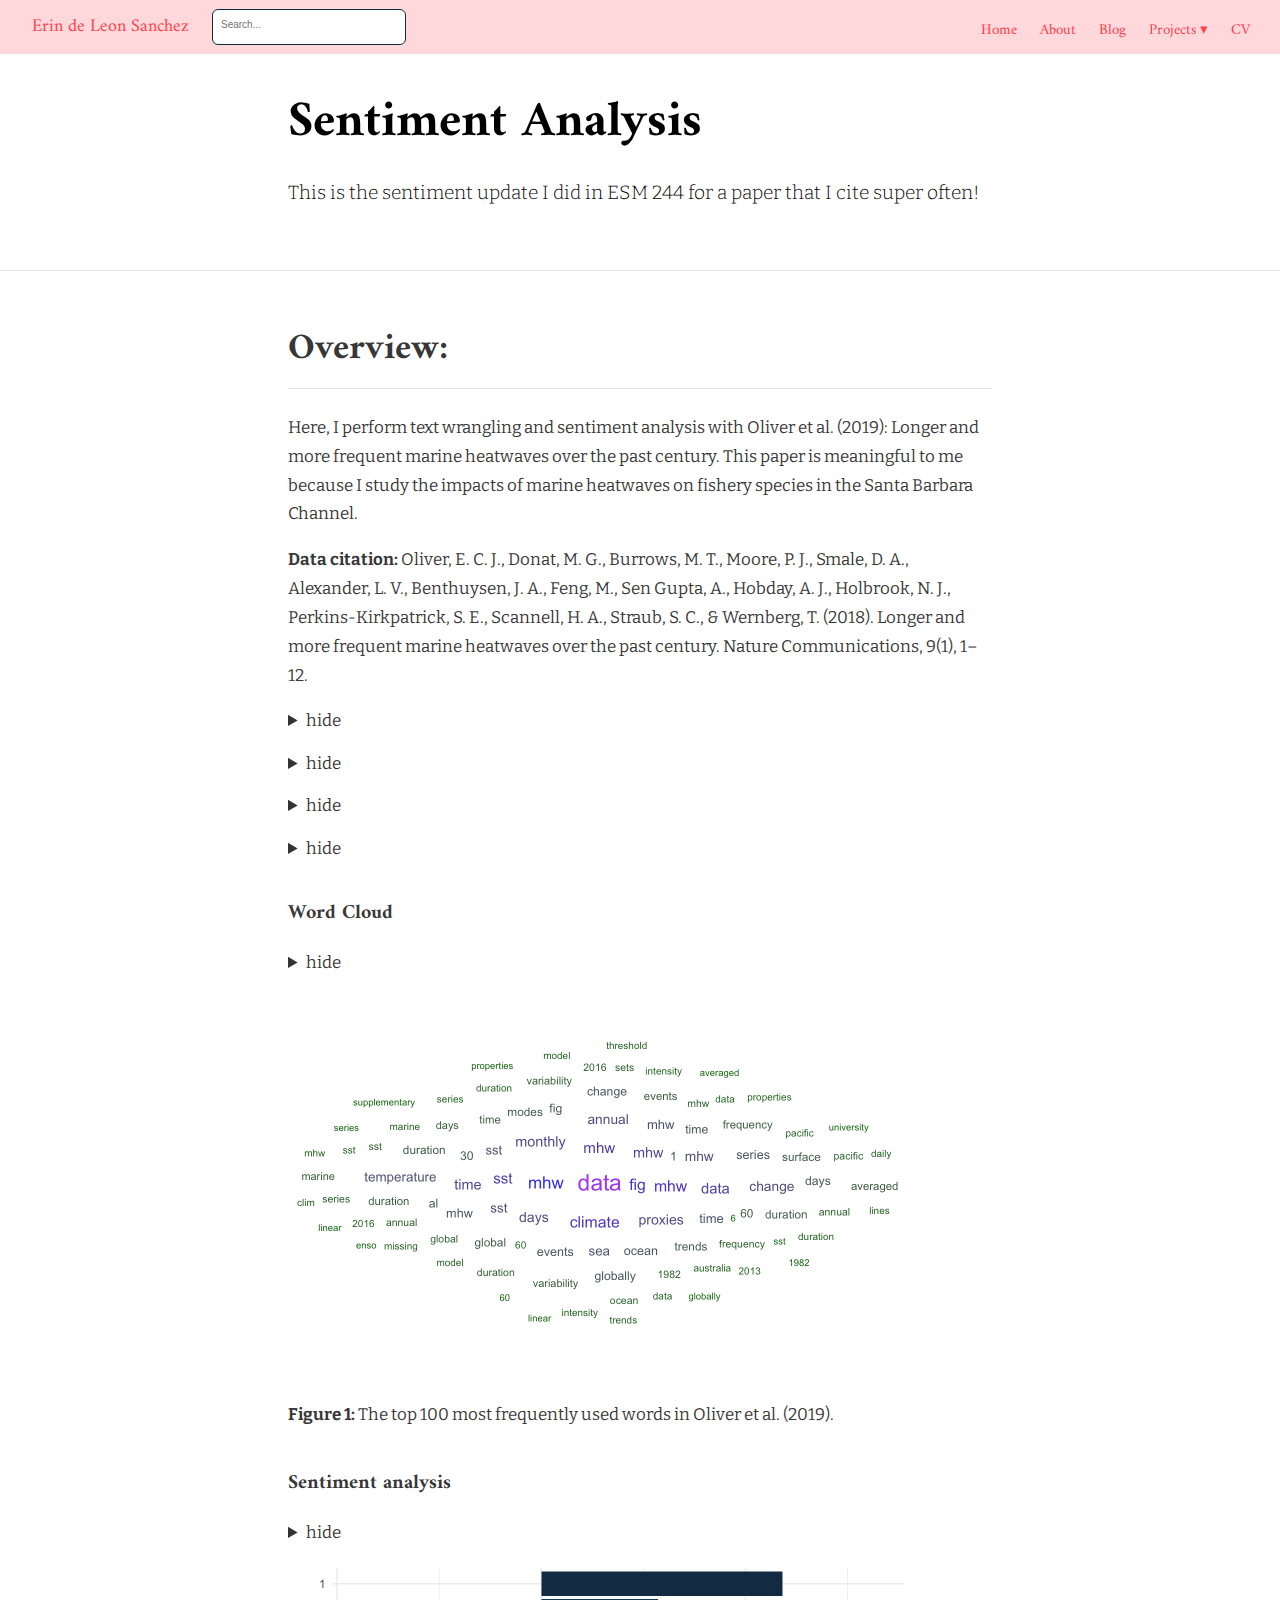
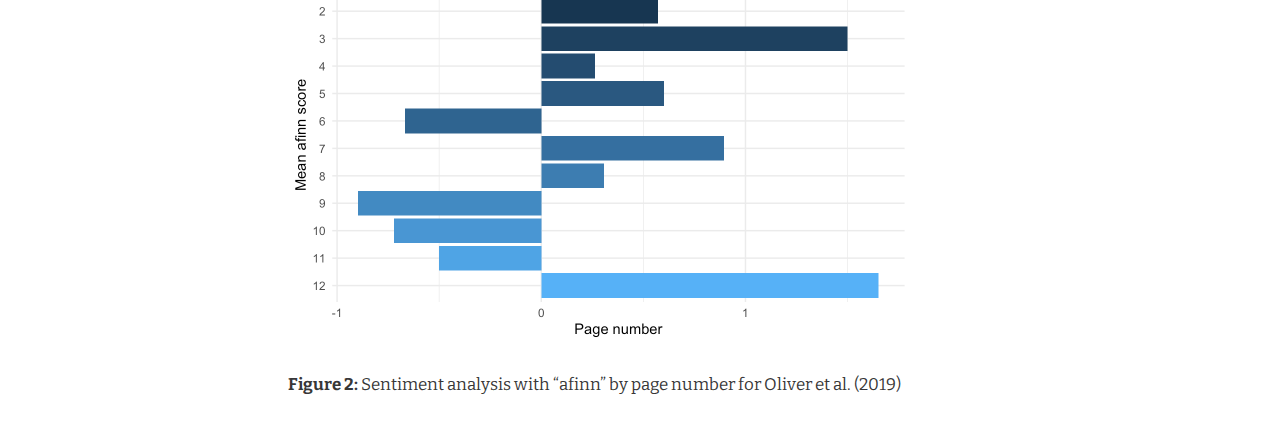
<file: docs/project2.html>
<!DOCTYPE html>

<html xmlns="http://www.w3.org/1999/xhtml" lang="" xml:lang="">

<head>
  <meta charset="utf-8"/>
  <meta name="viewport" content="width=device-width, initial-scale=1"/>
  <meta http-equiv="X-UA-Compatible" content="IE=Edge,chrome=1"/>
  <meta name="generator" content="distill" />

  <style type="text/css">
  /* Hide doc at startup (prevent jankiness while JS renders/transforms) */
  body {
    visibility: hidden;
  }
  </style>

 <!--radix_placeholder_import_source-->
 <!--/radix_placeholder_import_source-->

<style type="text/css">code{white-space: pre;}</style>
<style type="text/css" data-origin="pandoc">
pre > code.sourceCode { white-space: pre; position: relative; }
pre > code.sourceCode > span { display: inline-block; line-height: 1.25; }
pre > code.sourceCode > span:empty { height: 1.2em; }
.sourceCode { overflow: visible; }
code.sourceCode > span { color: inherit; text-decoration: inherit; }
div.sourceCode { margin: 1em 0; }
pre.sourceCode { margin: 0; }
@media screen {
div.sourceCode { overflow: auto; }
}
@media print {
pre > code.sourceCode { white-space: pre-wrap; }
pre > code.sourceCode > span { text-indent: -5em; padding-left: 5em; }
}
pre.numberSource code
  { counter-reset: source-line 0; }
pre.numberSource code > span
  { position: relative; left: -4em; counter-increment: source-line; }
pre.numberSource code > span > a:first-child::before
  { content: counter(source-line);
    position: relative; left: -1em; text-align: right; vertical-align: baseline;
    border: none; display: inline-block;
    -webkit-touch-callout: none; -webkit-user-select: none;
    -khtml-user-select: none; -moz-user-select: none;
    -ms-user-select: none; user-select: none;
    padding: 0 4px; width: 4em;
    color: #aaaaaa;
  }
pre.numberSource { margin-left: 3em; border-left: 1px solid #aaaaaa;  padding-left: 4px; }
div.sourceCode
  {   }
@media screen {
pre > code.sourceCode > span > a:first-child::before { text-decoration: underline; }
}
code span.al { color: #ad0000; } /* Alert */
code span.an { color: #5e5e5e; } /* Annotation */
code span.at { } /* Attribute */
code span.bn { color: #ad0000; } /* BaseN */
code span.bu { } /* BuiltIn */
code span.cf { color: #007ba5; } /* ControlFlow */
code span.ch { color: #20794d; } /* Char */
code span.cn { color: #8f5902; } /* Constant */
code span.co { color: #5e5e5e; } /* Comment */
code span.cv { color: #5e5e5e; font-style: italic; } /* CommentVar */
code span.do { color: #5e5e5e; font-style: italic; } /* Documentation */
code span.dt { color: #ad0000; } /* DataType */
code span.dv { color: #ad0000; } /* DecVal */
code span.er { color: #ad0000; } /* Error */
code span.ex { } /* Extension */
code span.fl { color: #ad0000; } /* Float */
code span.fu { color: #4758ab; } /* Function */
code span.im { } /* Import */
code span.in { color: #5e5e5e; } /* Information */
code span.kw { color: #007ba5; } /* Keyword */
code span.op { color: #5e5e5e; } /* Operator */
code span.ot { color: #007ba5; } /* Other */
code span.pp { color: #ad0000; } /* Preprocessor */
code span.sc { color: #5e5e5e; } /* SpecialChar */
code span.ss { color: #20794d; } /* SpecialString */
code span.st { color: #20794d; } /* String */
code span.va { color: #111111; } /* Variable */
code span.vs { color: #20794d; } /* VerbatimString */
code span.wa { color: #5e5e5e; font-style: italic; } /* Warning */
</style>


  <!--radix_placeholder_meta_tags-->
  <title>Erin de Leon Sanchez: Sentiment Analysis</title>

  <meta property="description" itemprop="description" content="This is the sentiment update I did in ESM 244 for a paper that I cite super often!"/>



  <!--  https://developers.facebook.com/docs/sharing/webmasters#markup -->
  <meta property="og:title" content="Erin de Leon Sanchez: Sentiment Analysis"/>
  <meta property="og:type" content="article"/>
  <meta property="og:description" content="This is the sentiment update I did in ESM 244 for a paper that I cite super often!"/>
  <meta property="og:locale" content="en_US"/>
  <meta property="og:site_name" content="Erin de Leon Sanchez"/>

  <!--  https://dev.twitter.com/cards/types/summary -->
  <meta property="twitter:card" content="summary"/>
  <meta property="twitter:title" content="Erin de Leon Sanchez: Sentiment Analysis"/>
  <meta property="twitter:description" content="This is the sentiment update I did in ESM 244 for a paper that I cite super often!"/>

  <!--/radix_placeholder_meta_tags-->
  <!--radix_placeholder_rmarkdown_metadata-->

  <script type="text/json" id="radix-rmarkdown-metadata">
  {"type":"list","attributes":{"names":{"type":"character","attributes":{},"value":["title","description","output"]}},"value":[{"type":"character","attributes":{},"value":["Sentiment Analysis"]},{"type":"character","attributes":{},"value":["This is the sentiment update I did in ESM 244 for a paper that I cite super often!\n"]},{"type":"list","attributes":{"names":{"type":"character","attributes":{},"value":["distill::distill_article"]}},"value":[{"type":"list","attributes":{"names":{"type":"character","attributes":{},"value":["code_folding"]}},"value":[{"type":"character","attributes":{},"value":["hide"]}]}]}]}
  </script>
  <!--/radix_placeholder_rmarkdown_metadata-->
  <!--radix_placeholder_navigation_in_header-->
  <meta name="distill:offset" content=""/>

  <script type="application/javascript">

    window.headroom_prevent_pin = false;

    window.document.addEventListener("DOMContentLoaded", function (event) {

      // initialize headroom for banner
      var header = $('header').get(0);
      var headerHeight = header.offsetHeight;
      var headroom = new Headroom(header, {
        tolerance: 5,
        onPin : function() {
          if (window.headroom_prevent_pin) {
            window.headroom_prevent_pin = false;
            headroom.unpin();
          }
        }
      });
      headroom.init();
      if(window.location.hash)
        headroom.unpin();
      $(header).addClass('headroom--transition');

      // offset scroll location for banner on hash change
      // (see: https://github.com/WickyNilliams/headroom.js/issues/38)
      window.addEventListener("hashchange", function(event) {
        window.scrollTo(0, window.pageYOffset - (headerHeight + 25));
      });

      // responsive menu
      $('.distill-site-header').each(function(i, val) {
        var topnav = $(this);
        var toggle = topnav.find('.nav-toggle');
        toggle.on('click', function() {
          topnav.toggleClass('responsive');
        });
      });

      // nav dropdowns
      $('.nav-dropbtn').click(function(e) {
        $(this).next('.nav-dropdown-content').toggleClass('nav-dropdown-active');
        $(this).parent().siblings('.nav-dropdown')
           .children('.nav-dropdown-content').removeClass('nav-dropdown-active');
      });
      $("body").click(function(e){
        $('.nav-dropdown-content').removeClass('nav-dropdown-active');
      });
      $(".nav-dropdown").click(function(e){
        e.stopPropagation();
      });
    });
  </script>

  <style type="text/css">

  /* Theme (user-documented overrideables for nav appearance) */

  .distill-site-nav {
    color: rgba(255, 255, 255, 0.8);
    background-color: #0F2E3D;
    font-size: 15px;
    font-weight: 300;
  }

  .distill-site-nav a {
    color: inherit;
    text-decoration: none;
  }

  .distill-site-nav a:hover {
    color: white;
  }

  @media print {
    .distill-site-nav {
      display: none;
    }
  }

  .distill-site-header {

  }

  .distill-site-footer {

  }


  /* Site Header */

  .distill-site-header {
    width: 100%;
    box-sizing: border-box;
    z-index: 3;
  }

  .distill-site-header .nav-left {
    display: inline-block;
    margin-left: 8px;
  }

  @media screen and (max-width: 768px) {
    .distill-site-header .nav-left {
      margin-left: 0;
    }
  }


  .distill-site-header .nav-right {
    float: right;
    margin-right: 8px;
  }

  .distill-site-header a,
  .distill-site-header .title {
    display: inline-block;
    text-align: center;
    padding: 14px 10px 14px 10px;
  }

  .distill-site-header .title {
    font-size: 18px;
    min-width: 150px;
  }

  .distill-site-header .logo {
    padding: 0;
  }

  .distill-site-header .logo img {
    display: none;
    max-height: 20px;
    width: auto;
    margin-bottom: -4px;
  }

  .distill-site-header .nav-image img {
    max-height: 18px;
    width: auto;
    display: inline-block;
    margin-bottom: -3px;
  }



  @media screen and (min-width: 1000px) {
    .distill-site-header .logo img {
      display: inline-block;
    }
    .distill-site-header .nav-left {
      margin-left: 20px;
    }
    .distill-site-header .nav-right {
      margin-right: 20px;
    }
    .distill-site-header .title {
      padding-left: 12px;
    }
  }


  .distill-site-header .nav-toggle {
    display: none;
  }

  .nav-dropdown {
    display: inline-block;
    position: relative;
  }

  .nav-dropdown .nav-dropbtn {
    border: none;
    outline: none;
    color: rgba(255, 255, 255, 0.8);
    padding: 16px 10px;
    background-color: transparent;
    font-family: inherit;
    font-size: inherit;
    font-weight: inherit;
    margin: 0;
    margin-top: 1px;
    z-index: 2;
  }

  .nav-dropdown-content {
    display: none;
    position: absolute;
    background-color: white;
    min-width: 200px;
    border: 1px solid rgba(0,0,0,0.15);
    border-radius: 4px;
    box-shadow: 0px 8px 16px 0px rgba(0,0,0,0.1);
    z-index: 1;
    margin-top: 2px;
    white-space: nowrap;
    padding-top: 4px;
    padding-bottom: 4px;
  }

  .nav-dropdown-content hr {
    margin-top: 4px;
    margin-bottom: 4px;
    border: none;
    border-bottom: 1px solid rgba(0, 0, 0, 0.1);
  }

  .nav-dropdown-active {
    display: block;
  }

  .nav-dropdown-content a, .nav-dropdown-content .nav-dropdown-header {
    color: black;
    padding: 6px 24px;
    text-decoration: none;
    display: block;
    text-align: left;
  }

  .nav-dropdown-content .nav-dropdown-header {
    display: block;
    padding: 5px 24px;
    padding-bottom: 0;
    text-transform: uppercase;
    font-size: 14px;
    color: #999999;
    white-space: nowrap;
  }

  .nav-dropdown:hover .nav-dropbtn {
    color: white;
  }

  .nav-dropdown-content a:hover {
    background-color: #ddd;
    color: black;
  }

  .nav-right .nav-dropdown-content {
    margin-left: -45%;
    right: 0;
  }

  @media screen and (max-width: 768px) {
    .distill-site-header a, .distill-site-header .nav-dropdown  {display: none;}
    .distill-site-header a.nav-toggle {
      float: right;
      display: block;
    }
    .distill-site-header .title {
      margin-left: 0;
    }
    .distill-site-header .nav-right {
      margin-right: 0;
    }
    .distill-site-header {
      overflow: hidden;
    }
    .nav-right .nav-dropdown-content {
      margin-left: 0;
    }
  }


  @media screen and (max-width: 768px) {
    .distill-site-header.responsive {position: relative; min-height: 500px; }
    .distill-site-header.responsive a.nav-toggle {
      position: absolute;
      right: 0;
      top: 0;
    }
    .distill-site-header.responsive a,
    .distill-site-header.responsive .nav-dropdown {
      display: block;
      text-align: left;
    }
    .distill-site-header.responsive .nav-left,
    .distill-site-header.responsive .nav-right {
      width: 100%;
    }
    .distill-site-header.responsive .nav-dropdown {float: none;}
    .distill-site-header.responsive .nav-dropdown-content {position: relative;}
    .distill-site-header.responsive .nav-dropdown .nav-dropbtn {
      display: block;
      width: 100%;
      text-align: left;
    }
  }

  /* Site Footer */

  .distill-site-footer {
    width: 100%;
    overflow: hidden;
    box-sizing: border-box;
    z-index: 3;
    margin-top: 30px;
    padding-top: 30px;
    padding-bottom: 30px;
    text-align: center;
  }

  /* Headroom */

  d-title {
    padding-top: 6rem;
  }

  @media print {
    d-title {
      padding-top: 4rem;
    }
  }

  .headroom {
    z-index: 1000;
    position: fixed;
    top: 0;
    left: 0;
    right: 0;
  }

  .headroom--transition {
    transition: all .4s ease-in-out;
  }

  .headroom--unpinned {
    top: -100px;
  }

  .headroom--pinned {
    top: 0;
  }

  /* adjust viewport for navbar height */
  /* helps vertically center bootstrap (non-distill) content */
  .min-vh-100 {
    min-height: calc(100vh - 100px) !important;
  }

  </style>

  <script src="site_libs/jquery-3.6.0/jquery-3.6.0.min.js"></script>
  <link href="site_libs/font-awesome-5.1.0/css/all.css" rel="stylesheet"/>
  <link href="site_libs/font-awesome-5.1.0/css/v4-shims.css" rel="stylesheet"/>
  <script src="site_libs/headroom-0.9.4/headroom.min.js"></script>
  <script src="site_libs/autocomplete-0.37.1/autocomplete.min.js"></script>
  <script src="site_libs/fuse-6.4.1/fuse.min.js"></script>

  <script type="application/javascript">

  function getMeta(metaName) {
    var metas = document.getElementsByTagName('meta');
    for (let i = 0; i < metas.length; i++) {
      if (metas[i].getAttribute('name') === metaName) {
        return metas[i].getAttribute('content');
      }
    }
    return '';
  }

  function offsetURL(url) {
    var offset = getMeta('distill:offset');
    return offset ? offset + '/' + url : url;
  }

  function createFuseIndex() {

    // create fuse index
    var options = {
      keys: [
        { name: 'title', weight: 20 },
        { name: 'categories', weight: 15 },
        { name: 'description', weight: 10 },
        { name: 'contents', weight: 5 },
      ],
      ignoreLocation: true,
      threshold: 0
    };
    var fuse = new window.Fuse([], options);

    // fetch the main search.json
    return fetch(offsetURL('search.json'))
      .then(function(response) {
        if (response.status == 200) {
          return response.json().then(function(json) {
            // index main articles
            json.articles.forEach(function(article) {
              fuse.add(article);
            });
            // download collections and index their articles
            return Promise.all(json.collections.map(function(collection) {
              return fetch(offsetURL(collection)).then(function(response) {
                if (response.status === 200) {
                  return response.json().then(function(articles) {
                    articles.forEach(function(article) {
                      fuse.add(article);
                    });
                  })
                } else {
                  return Promise.reject(
                    new Error('Unexpected status from search index request: ' +
                              response.status)
                  );
                }
              });
            })).then(function() {
              return fuse;
            });
          });

        } else {
          return Promise.reject(
            new Error('Unexpected status from search index request: ' +
                        response.status)
          );
        }
      });
  }

  window.document.addEventListener("DOMContentLoaded", function (event) {

    // get search element (bail if we don't have one)
    var searchEl = window.document.getElementById('distill-search');
    if (!searchEl)
      return;

    createFuseIndex()
      .then(function(fuse) {

        // make search box visible
        searchEl.classList.remove('hidden');

        // initialize autocomplete
        var options = {
          autoselect: true,
          hint: false,
          minLength: 2,
        };
        window.autocomplete(searchEl, options, [{
          source: function(query, callback) {
            const searchOptions = {
              isCaseSensitive: false,
              shouldSort: true,
              minMatchCharLength: 2,
              limit: 10,
            };
            var results = fuse.search(query, searchOptions);
            callback(results
              .map(function(result) { return result.item; })
            );
          },
          templates: {
            suggestion: function(suggestion) {
              var img = suggestion.preview && Object.keys(suggestion.preview).length > 0
                ? `<img src="${offsetURL(suggestion.preview)}"</img>`
                : '';
              var html = `
                <div class="search-item">
                  <h3>${suggestion.title}</h3>
                  <div class="search-item-description">
                    ${suggestion.description || ''}
                  </div>
                  <div class="search-item-preview">
                    ${img}
                  </div>
                </div>
              `;
              return html;
            }
          }
        }]).on('autocomplete:selected', function(event, suggestion) {
          window.location.href = offsetURL(suggestion.path);
        });
        // remove inline display style on autocompleter (we want to
        // manage responsive display via css)
        $('.algolia-autocomplete').css("display", "");
      })
      .catch(function(error) {
        console.log(error);
      });

  });

  </script>

  <style type="text/css">

  .nav-search {
    font-size: x-small;
  }

  /* Algolioa Autocomplete */

  .algolia-autocomplete {
    display: inline-block;
    margin-left: 10px;
    vertical-align: sub;
    background-color: white;
    color: black;
    padding: 6px;
    padding-top: 8px;
    padding-bottom: 0;
    border-radius: 6px;
    border: 1px #0F2E3D solid;
    width: 180px;
  }


  @media screen and (max-width: 768px) {
    .distill-site-nav .algolia-autocomplete {
      display: none;
      visibility: hidden;
    }
    .distill-site-nav.responsive .algolia-autocomplete {
      display: inline-block;
      visibility: visible;
    }
    .distill-site-nav.responsive .algolia-autocomplete .aa-dropdown-menu {
      margin-left: 0;
      width: 400px;
      max-height: 400px;
    }
  }

  .algolia-autocomplete .aa-input, .algolia-autocomplete .aa-hint {
    width: 90%;
    outline: none;
    border: none;
  }

  .algolia-autocomplete .aa-hint {
    color: #999;
  }
  .algolia-autocomplete .aa-dropdown-menu {
    width: 550px;
    max-height: 70vh;
    overflow-x: visible;
    overflow-y: scroll;
    padding: 5px;
    margin-top: 3px;
    margin-left: -150px;
    background-color: #fff;
    border-radius: 5px;
    border: 1px solid #999;
    border-top: none;
  }

  .algolia-autocomplete .aa-dropdown-menu .aa-suggestion {
    cursor: pointer;
    padding: 5px 4px;
    border-bottom: 1px solid #eee;
  }

  .algolia-autocomplete .aa-dropdown-menu .aa-suggestion:last-of-type {
    border-bottom: none;
    margin-bottom: 2px;
  }

  .algolia-autocomplete .aa-dropdown-menu .aa-suggestion .search-item {
    overflow: hidden;
    font-size: 0.8em;
    line-height: 1.4em;
  }

  .algolia-autocomplete .aa-dropdown-menu .aa-suggestion .search-item h3 {
    font-size: 1rem;
    margin-block-start: 0;
    margin-block-end: 5px;
  }

  .algolia-autocomplete .aa-dropdown-menu .aa-suggestion .search-item-description {
    display: inline-block;
    overflow: hidden;
    height: 2.8em;
    width: 80%;
    margin-right: 4%;
  }

  .algolia-autocomplete .aa-dropdown-menu .aa-suggestion .search-item-preview {
    display: inline-block;
    width: 15%;
  }

  .algolia-autocomplete .aa-dropdown-menu .aa-suggestion .search-item-preview img {
    height: 3em;
    width: auto;
    display: none;
  }

  .algolia-autocomplete .aa-dropdown-menu .aa-suggestion .search-item-preview img[src] {
    display: initial;
  }

  .algolia-autocomplete .aa-dropdown-menu .aa-suggestion.aa-cursor {
    background-color: #eee;
  }
  .algolia-autocomplete .aa-dropdown-menu .aa-suggestion em {
    font-weight: bold;
    font-style: normal;
  }

  </style>


  <!--/radix_placeholder_navigation_in_header-->
  <!--radix_placeholder_distill-->

  <style type="text/css">

  body {
    background-color: white;
  }

  .pandoc-table {
    width: 100%;
  }

  .pandoc-table>caption {
    margin-bottom: 10px;
  }

  .pandoc-table th:not([align]) {
    text-align: left;
  }

  .pagedtable-footer {
    font-size: 15px;
  }

  d-byline .byline {
    grid-template-columns: 2fr 2fr;
  }

  d-byline .byline h3 {
    margin-block-start: 1.5em;
  }

  d-byline .byline .authors-affiliations h3 {
    margin-block-start: 0.5em;
  }

  .authors-affiliations .orcid-id {
    width: 16px;
    height:16px;
    margin-left: 4px;
    margin-right: 4px;
    vertical-align: middle;
    padding-bottom: 2px;
  }

  d-title .dt-tags {
    margin-top: 1em;
    grid-column: text;
  }

  .dt-tags .dt-tag {
    text-decoration: none;
    display: inline-block;
    color: rgba(0,0,0,0.6);
    padding: 0em 0.4em;
    margin-right: 0.5em;
    margin-bottom: 0.4em;
    font-size: 70%;
    border: 1px solid rgba(0,0,0,0.2);
    border-radius: 3px;
    text-transform: uppercase;
    font-weight: 500;
  }

  d-article table.gt_table td,
  d-article table.gt_table th {
    border-bottom: none;
  }

  .html-widget {
    margin-bottom: 2.0em;
  }

  .l-screen-inset {
    padding-right: 16px;
  }

  .l-screen .caption {
    margin-left: 10px;
  }

  .shaded {
    background: rgb(247, 247, 247);
    padding-top: 20px;
    padding-bottom: 20px;
    border-top: 1px solid rgba(0, 0, 0, 0.1);
    border-bottom: 1px solid rgba(0, 0, 0, 0.1);
  }

  .shaded .html-widget {
    margin-bottom: 0;
    border: 1px solid rgba(0, 0, 0, 0.1);
  }

  .shaded .shaded-content {
    background: white;
  }

  .text-output {
    margin-top: 0;
    line-height: 1.5em;
  }

  .hidden {
    display: none !important;
  }

  d-article {
    padding-top: 2.5rem;
    padding-bottom: 30px;
  }

  d-appendix {
    padding-top: 30px;
  }

  d-article>p>img {
    width: 100%;
  }

  d-article h2 {
    margin: 1rem 0 1.5rem 0;
  }

  d-article h3 {
    margin-top: 1.5rem;
  }

  d-article iframe {
    border: 1px solid rgba(0, 0, 0, 0.1);
    margin-bottom: 2.0em;
    width: 100%;
  }

  /* Tweak code blocks */

  d-article div.sourceCode code,
  d-article pre code {
    font-family: Consolas, Monaco, 'Andale Mono', 'Ubuntu Mono', monospace;
  }

  d-article pre,
  d-article div.sourceCode,
  d-article div.sourceCode pre {
    overflow: auto;
  }

  d-article div.sourceCode {
    background-color: white;
  }

  d-article div.sourceCode pre {
    padding-left: 10px;
    font-size: 12px;
    border-left: 2px solid rgba(0,0,0,0.1);
  }

  d-article pre {
    font-size: 12px;
    color: black;
    background: none;
    margin-top: 0;
    text-align: left;
    white-space: pre;
    word-spacing: normal;
    word-break: normal;
    word-wrap: normal;
    line-height: 1.5;

    -moz-tab-size: 4;
    -o-tab-size: 4;
    tab-size: 4;

    -webkit-hyphens: none;
    -moz-hyphens: none;
    -ms-hyphens: none;
    hyphens: none;
  }

  d-article pre a {
    border-bottom: none;
  }

  d-article pre a:hover {
    border-bottom: none;
    text-decoration: underline;
  }

  d-article details {
    grid-column: text;
    margin-bottom: 0.8em;
  }

  @media(min-width: 768px) {

  d-article pre,
  d-article div.sourceCode,
  d-article div.sourceCode pre {
    overflow: visible !important;
  }

  d-article div.sourceCode pre {
    padding-left: 18px;
    font-size: 14px;
  }

  d-article pre {
    font-size: 14px;
  }

  }

  figure img.external {
    background: white;
    border: 1px solid rgba(0, 0, 0, 0.1);
    box-shadow: 0 1px 8px rgba(0, 0, 0, 0.1);
    padding: 18px;
    box-sizing: border-box;
  }

  /* CSS for d-contents */

  .d-contents {
    grid-column: text;
    color: rgba(0,0,0,0.8);
    font-size: 0.9em;
    padding-bottom: 1em;
    margin-bottom: 1em;
    padding-bottom: 0.5em;
    margin-bottom: 1em;
    padding-left: 0.25em;
    justify-self: start;
  }

  @media(min-width: 1000px) {
    .d-contents.d-contents-float {
      height: 0;
      grid-column-start: 1;
      grid-column-end: 4;
      justify-self: center;
      padding-right: 3em;
      padding-left: 2em;
    }
  }

  .d-contents nav h3 {
    font-size: 18px;
    margin-top: 0;
    margin-bottom: 1em;
  }

  .d-contents li {
    list-style-type: none
  }

  .d-contents nav > ul {
    padding-left: 0;
  }

  .d-contents ul {
    padding-left: 1em
  }

  .d-contents nav ul li {
    margin-top: 0.6em;
    margin-bottom: 0.2em;
  }

  .d-contents nav a {
    font-size: 13px;
    border-bottom: none;
    text-decoration: none
    color: rgba(0, 0, 0, 0.8);
  }

  .d-contents nav a:hover {
    text-decoration: underline solid rgba(0, 0, 0, 0.6)
  }

  .d-contents nav > ul > li > a {
    font-weight: 600;
  }

  .d-contents nav > ul > li > ul {
    font-weight: inherit;
  }

  .d-contents nav > ul > li > ul > li {
    margin-top: 0.2em;
  }


  .d-contents nav ul {
    margin-top: 0;
    margin-bottom: 0.25em;
  }

  .d-article-with-toc h2:nth-child(2) {
    margin-top: 0;
  }


  /* Figure */

  .figure {
    position: relative;
    margin-bottom: 2.5em;
    margin-top: 1.5em;
  }

  .figure img {
    width: 100%;
  }

  .figure .caption {
    color: rgba(0, 0, 0, 0.6);
    font-size: 12px;
    line-height: 1.5em;
  }

  .figure img.external {
    background: white;
    border: 1px solid rgba(0, 0, 0, 0.1);
    box-shadow: 0 1px 8px rgba(0, 0, 0, 0.1);
    padding: 18px;
    box-sizing: border-box;
  }

  .figure .caption a {
    color: rgba(0, 0, 0, 0.6);
  }

  .figure .caption b,
  .figure .caption strong, {
    font-weight: 600;
    color: rgba(0, 0, 0, 1.0);
  }

  /* Citations */

  d-article .citation {
    color: inherit;
    cursor: inherit;
  }

  div.hanging-indent{
    margin-left: 1em; text-indent: -1em;
  }

  /* Citation hover box */

  .tippy-box[data-theme~=light-border] {
    background-color: rgba(250, 250, 250, 0.95);
  }

  .tippy-content > p {
    margin-bottom: 0;
    padding: 2px;
  }


  /* Tweak 1000px media break to show more text */

  @media(min-width: 1000px) {
    .base-grid,
    distill-header,
    d-title,
    d-abstract,
    d-article,
    d-appendix,
    distill-appendix,
    d-byline,
    d-footnote-list,
    d-citation-list,
    distill-footer {
      grid-template-columns: [screen-start] 1fr [page-start kicker-start] 80px [middle-start] 50px [text-start kicker-end] 65px 65px 65px 65px 65px 65px 65px 65px [text-end gutter-start] 65px [middle-end] 65px [page-end gutter-end] 1fr [screen-end];
      grid-column-gap: 16px;
    }

    .grid {
      grid-column-gap: 16px;
    }

    d-article {
      font-size: 1.06rem;
      line-height: 1.7em;
    }
    figure .caption, .figure .caption, figure figcaption {
      font-size: 13px;
    }
  }

  @media(min-width: 1180px) {
    .base-grid,
    distill-header,
    d-title,
    d-abstract,
    d-article,
    d-appendix,
    distill-appendix,
    d-byline,
    d-footnote-list,
    d-citation-list,
    distill-footer {
      grid-template-columns: [screen-start] 1fr [page-start kicker-start] 60px [middle-start] 60px [text-start kicker-end] 60px 60px 60px 60px 60px 60px 60px 60px [text-end gutter-start] 60px [middle-end] 60px [page-end gutter-end] 1fr [screen-end];
      grid-column-gap: 32px;
    }

    .grid {
      grid-column-gap: 32px;
    }
  }


  /* Get the citation styles for the appendix (not auto-injected on render since
     we do our own rendering of the citation appendix) */

  d-appendix .citation-appendix,
  .d-appendix .citation-appendix {
    font-size: 11px;
    line-height: 15px;
    border-left: 1px solid rgba(0, 0, 0, 0.1);
    padding-left: 18px;
    border: 1px solid rgba(0,0,0,0.1);
    background: rgba(0, 0, 0, 0.02);
    padding: 10px 18px;
    border-radius: 3px;
    color: rgba(150, 150, 150, 1);
    overflow: hidden;
    margin-top: -12px;
    white-space: pre-wrap;
    word-wrap: break-word;
  }

  /* Include appendix styles here so they can be overridden */

  d-appendix {
    contain: layout style;
    font-size: 0.8em;
    line-height: 1.7em;
    margin-top: 60px;
    margin-bottom: 0;
    border-top: 1px solid rgba(0, 0, 0, 0.1);
    color: rgba(0,0,0,0.5);
    padding-top: 60px;
    padding-bottom: 48px;
  }

  d-appendix h3 {
    grid-column: page-start / text-start;
    font-size: 15px;
    font-weight: 500;
    margin-top: 1em;
    margin-bottom: 0;
    color: rgba(0,0,0,0.65);
  }

  d-appendix h3 + * {
    margin-top: 1em;
  }

  d-appendix ol {
    padding: 0 0 0 15px;
  }

  @media (min-width: 768px) {
    d-appendix ol {
      padding: 0 0 0 30px;
      margin-left: -30px;
    }
  }

  d-appendix li {
    margin-bottom: 1em;
  }

  d-appendix a {
    color: rgba(0, 0, 0, 0.6);
  }

  d-appendix > * {
    grid-column: text;
  }

  d-appendix > d-footnote-list,
  d-appendix > d-citation-list,
  d-appendix > distill-appendix {
    grid-column: screen;
  }

  /* Include footnote styles here so they can be overridden */

  d-footnote-list {
    contain: layout style;
  }

  d-footnote-list > * {
    grid-column: text;
  }

  d-footnote-list a.footnote-backlink {
    color: rgba(0,0,0,0.3);
    padding-left: 0.5em;
  }



  /* Anchor.js */

  .anchorjs-link {
    /*transition: all .25s linear; */
    text-decoration: none;
    border-bottom: none;
  }
  *:hover > .anchorjs-link {
    margin-left: -1.125em !important;
    text-decoration: none;
    border-bottom: none;
  }

  /* Social footer */

  .social_footer {
    margin-top: 30px;
    margin-bottom: 0;
    color: rgba(0,0,0,0.67);
  }

  .disqus-comments {
    margin-right: 30px;
  }

  .disqus-comment-count {
    border-bottom: 1px solid rgba(0, 0, 0, 0.4);
    cursor: pointer;
  }

  #disqus_thread {
    margin-top: 30px;
  }

  .article-sharing a {
    border-bottom: none;
    margin-right: 8px;
  }

  .article-sharing a:hover {
    border-bottom: none;
  }

  .sidebar-section.subscribe {
    font-size: 12px;
    line-height: 1.6em;
  }

  .subscribe p {
    margin-bottom: 0.5em;
  }


  .article-footer .subscribe {
    font-size: 15px;
    margin-top: 45px;
  }


  .sidebar-section.custom {
    font-size: 12px;
    line-height: 1.6em;
  }

  .custom p {
    margin-bottom: 0.5em;
  }

  /* Styles for listing layout (hide title) */
  .layout-listing d-title, .layout-listing .d-title {
    display: none;
  }

  /* Styles for posts lists (not auto-injected) */


  .posts-with-sidebar {
    padding-left: 45px;
    padding-right: 45px;
  }

  .posts-list .description h2,
  .posts-list .description p {
    font-family: -apple-system, BlinkMacSystemFont, "Segoe UI", Roboto, Oxygen, Ubuntu, Cantarell, "Fira Sans", "Droid Sans", "Helvetica Neue", Arial, sans-serif;
  }

  .posts-list .description h2 {
    font-weight: 700;
    border-bottom: none;
    padding-bottom: 0;
  }

  .posts-list h2.post-tag {
    border-bottom: 1px solid rgba(0, 0, 0, 0.2);
    padding-bottom: 12px;
  }
  .posts-list {
    margin-top: 60px;
    margin-bottom: 24px;
  }

  .posts-list .post-preview {
    text-decoration: none;
    overflow: hidden;
    display: block;
    border-bottom: 1px solid rgba(0, 0, 0, 0.1);
    padding: 24px 0;
  }

  .post-preview-last {
    border-bottom: none !important;
  }

  .posts-list .posts-list-caption {
    grid-column: screen;
    font-weight: 400;
  }

  .posts-list .post-preview h2 {
    margin: 0 0 6px 0;
    line-height: 1.2em;
    font-style: normal;
    font-size: 24px;
  }

  .posts-list .post-preview p {
    margin: 0 0 12px 0;
    line-height: 1.4em;
    font-size: 16px;
  }

  .posts-list .post-preview .thumbnail {
    box-sizing: border-box;
    margin-bottom: 24px;
    position: relative;
    max-width: 500px;
  }
  .posts-list .post-preview img {
    width: 100%;
    display: block;
  }

  .posts-list .metadata {
    font-size: 12px;
    line-height: 1.4em;
    margin-bottom: 18px;
  }

  .posts-list .metadata > * {
    display: inline-block;
  }

  .posts-list .metadata .publishedDate {
    margin-right: 2em;
  }

  .posts-list .metadata .dt-authors {
    display: block;
    margin-top: 0.3em;
    margin-right: 2em;
  }

  .posts-list .dt-tags {
    display: block;
    line-height: 1em;
  }

  .posts-list .dt-tags .dt-tag {
    display: inline-block;
    color: rgba(0,0,0,0.6);
    padding: 0.3em 0.4em;
    margin-right: 0.2em;
    margin-bottom: 0.4em;
    font-size: 60%;
    border: 1px solid rgba(0,0,0,0.2);
    border-radius: 3px;
    text-transform: uppercase;
    font-weight: 500;
  }

  .posts-list img {
    opacity: 1;
  }

  .posts-list img[data-src] {
    opacity: 0;
  }

  .posts-more {
    clear: both;
  }


  .posts-sidebar {
    font-size: 16px;
  }

  .posts-sidebar h3 {
    font-size: 16px;
    margin-top: 0;
    margin-bottom: 0.5em;
    font-weight: 400;
    text-transform: uppercase;
  }

  .sidebar-section {
    margin-bottom: 30px;
  }

  .categories ul {
    list-style-type: none;
    margin: 0;
    padding: 0;
  }

  .categories li {
    color: rgba(0, 0, 0, 0.8);
    margin-bottom: 0;
  }

  .categories li>a {
    border-bottom: none;
  }

  .categories li>a:hover {
    border-bottom: 1px solid rgba(0, 0, 0, 0.4);
  }

  .categories .active {
    font-weight: 600;
  }

  .categories .category-count {
    color: rgba(0, 0, 0, 0.4);
  }


  @media(min-width: 768px) {
    .posts-list .post-preview h2 {
      font-size: 26px;
    }
    .posts-list .post-preview .thumbnail {
      float: right;
      width: 30%;
      margin-bottom: 0;
    }
    .posts-list .post-preview .description {
      float: left;
      width: 45%;
    }
    .posts-list .post-preview .metadata {
      float: left;
      width: 20%;
      margin-top: 8px;
    }
    .posts-list .post-preview p {
      margin: 0 0 12px 0;
      line-height: 1.5em;
      font-size: 16px;
    }
    .posts-with-sidebar .posts-list {
      float: left;
      width: 75%;
    }
    .posts-with-sidebar .posts-sidebar {
      float: right;
      width: 20%;
      margin-top: 60px;
      padding-top: 24px;
      padding-bottom: 24px;
    }
  }


  /* Improve display for browsers without grid (IE/Edge <= 15) */

  .downlevel {
    line-height: 1.6em;
    font-family: -apple-system, BlinkMacSystemFont, "Segoe UI", Roboto, Oxygen, Ubuntu, Cantarell, "Fira Sans", "Droid Sans", "Helvetica Neue", Arial, sans-serif;
    margin: 0;
  }

  .downlevel .d-title {
    padding-top: 6rem;
    padding-bottom: 1.5rem;
  }

  .downlevel .d-title h1 {
    font-size: 50px;
    font-weight: 700;
    line-height: 1.1em;
    margin: 0 0 0.5rem;
  }

  .downlevel .d-title p {
    font-weight: 300;
    font-size: 1.2rem;
    line-height: 1.55em;
    margin-top: 0;
  }

  .downlevel .d-byline {
    padding-top: 0.8em;
    padding-bottom: 0.8em;
    font-size: 0.8rem;
    line-height: 1.8em;
  }

  .downlevel .section-separator {
    border: none;
    border-top: 1px solid rgba(0, 0, 0, 0.1);
  }

  .downlevel .d-article {
    font-size: 1.06rem;
    line-height: 1.7em;
    padding-top: 1rem;
    padding-bottom: 2rem;
  }


  .downlevel .d-appendix {
    padding-left: 0;
    padding-right: 0;
    max-width: none;
    font-size: 0.8em;
    line-height: 1.7em;
    margin-bottom: 0;
    color: rgba(0,0,0,0.5);
    padding-top: 40px;
    padding-bottom: 48px;
  }

  .downlevel .footnotes ol {
    padding-left: 13px;
  }

  .downlevel .base-grid,
  .downlevel .distill-header,
  .downlevel .d-title,
  .downlevel .d-abstract,
  .downlevel .d-article,
  .downlevel .d-appendix,
  .downlevel .distill-appendix,
  .downlevel .d-byline,
  .downlevel .d-footnote-list,
  .downlevel .d-citation-list,
  .downlevel .distill-footer,
  .downlevel .appendix-bottom,
  .downlevel .posts-container {
    padding-left: 40px;
    padding-right: 40px;
  }

  @media(min-width: 768px) {
    .downlevel .base-grid,
    .downlevel .distill-header,
    .downlevel .d-title,
    .downlevel .d-abstract,
    .downlevel .d-article,
    .downlevel .d-appendix,
    .downlevel .distill-appendix,
    .downlevel .d-byline,
    .downlevel .d-footnote-list,
    .downlevel .d-citation-list,
    .downlevel .distill-footer,
    .downlevel .appendix-bottom,
    .downlevel .posts-container {
    padding-left: 150px;
    padding-right: 150px;
    max-width: 900px;
  }
  }

  .downlevel pre code {
    display: block;
    border-left: 2px solid rgba(0, 0, 0, .1);
    padding: 0 0 0 20px;
    font-size: 14px;
  }

  .downlevel code, .downlevel pre {
    color: black;
    background: none;
    font-family: Consolas, Monaco, 'Andale Mono', 'Ubuntu Mono', monospace;
    text-align: left;
    white-space: pre;
    word-spacing: normal;
    word-break: normal;
    word-wrap: normal;
    line-height: 1.5;

    -moz-tab-size: 4;
    -o-tab-size: 4;
    tab-size: 4;

    -webkit-hyphens: none;
    -moz-hyphens: none;
    -ms-hyphens: none;
    hyphens: none;
  }

  .downlevel .posts-list .post-preview {
    color: inherit;
  }



  </style>

  <script type="application/javascript">

  function is_downlevel_browser() {
    if (bowser.isUnsupportedBrowser({ msie: "12", msedge: "16"},
                                   window.navigator.userAgent)) {
      return true;
    } else {
      return window.load_distill_framework === undefined;
    }
  }

  // show body when load is complete
  function on_load_complete() {

    // add anchors
    if (window.anchors) {
      window.anchors.options.placement = 'left';
      window.anchors.add('d-article > h2, d-article > h3, d-article > h4, d-article > h5');
    }


    // set body to visible
    document.body.style.visibility = 'visible';

    // force redraw for leaflet widgets
    if (window.HTMLWidgets) {
      var maps = window.HTMLWidgets.findAll(".leaflet");
      $.each(maps, function(i, el) {
        var map = this.getMap();
        map.invalidateSize();
        map.eachLayer(function(layer) {
          if (layer instanceof L.TileLayer)
            layer.redraw();
        });
      });
    }

    // trigger 'shown' so htmlwidgets resize
    $('d-article').trigger('shown');
  }

  function init_distill() {

    init_common();

    // create front matter
    var front_matter = $('<d-front-matter></d-front-matter>');
    $('#distill-front-matter').wrap(front_matter);

    // create d-title
    $('.d-title').changeElementType('d-title');

    // create d-byline
    var byline = $('<d-byline></d-byline>');
    $('.d-byline').replaceWith(byline);

    // create d-article
    var article = $('<d-article></d-article>');
    $('.d-article').wrap(article).children().unwrap();

    // move posts container into article
    $('.posts-container').appendTo($('d-article'));

    // create d-appendix
    $('.d-appendix').changeElementType('d-appendix');

    // flag indicating that we have appendix items
    var appendix = $('.appendix-bottom').children('h3').length > 0;

    // replace footnotes with <d-footnote>
    $('.footnote-ref').each(function(i, val) {
      appendix = true;
      var href = $(this).attr('href');
      var id = href.replace('#', '');
      var fn = $('#' + id);
      var fn_p = $('#' + id + '>p');
      fn_p.find('.footnote-back').remove();
      var text = fn_p.html();
      var dtfn = $('<d-footnote></d-footnote>');
      dtfn.html(text);
      $(this).replaceWith(dtfn);
    });
    // remove footnotes
    $('.footnotes').remove();

    // move refs into #references-listing
    $('#references-listing').replaceWith($('#refs'));

    $('h1.appendix, h2.appendix').each(function(i, val) {
      $(this).changeElementType('h3');
    });
    $('h3.appendix').each(function(i, val) {
      var id = $(this).attr('id');
      $('.d-contents a[href="#' + id + '"]').parent().remove();
      appendix = true;
      $(this).nextUntil($('h1, h2, h3')).addBack().appendTo($('d-appendix'));
    });

    // show d-appendix if we have appendix content
    $("d-appendix").css('display', appendix ? 'grid' : 'none');

    // localize layout chunks to just output
    $('.layout-chunk').each(function(i, val) {

      // capture layout
      var layout = $(this).attr('data-layout');

      // apply layout to markdown level block elements
      var elements = $(this).children().not('details, div.sourceCode, pre, script');
      elements.each(function(i, el) {
        var layout_div = $('<div class="' + layout + '"></div>');
        if (layout_div.hasClass('shaded')) {
          var shaded_content = $('<div class="shaded-content"></div>');
          $(this).wrap(shaded_content);
          $(this).parent().wrap(layout_div);
        } else {
          $(this).wrap(layout_div);
        }
      });


      // unwrap the layout-chunk div
      $(this).children().unwrap();
    });

    // remove code block used to force  highlighting css
    $('.distill-force-highlighting-css').parent().remove();

    // remove empty line numbers inserted by pandoc when using a
    // custom syntax highlighting theme
    $('code.sourceCode a:empty').remove();

    // load distill framework
    load_distill_framework();

    // wait for window.distillRunlevel == 4 to do post processing
    function distill_post_process() {

      if (!window.distillRunlevel || window.distillRunlevel < 4)
        return;

      // hide author/affiliations entirely if we have no authors
      var front_matter = JSON.parse($("#distill-front-matter").html());
      var have_authors = front_matter.authors && front_matter.authors.length > 0;
      if (!have_authors)
        $('d-byline').addClass('hidden');

      // article with toc class
      $('.d-contents').parent().addClass('d-article-with-toc');

      // strip links that point to #
      $('.authors-affiliations').find('a[href="#"]').removeAttr('href');

      // add orcid ids
      $('.authors-affiliations').find('.author').each(function(i, el) {
        var orcid_id = front_matter.authors[i].orcidID;
        if (orcid_id) {
          var a = $('<a></a>');
          a.attr('href', 'https://orcid.org/' + orcid_id);
          var img = $('<img></img>');
          img.addClass('orcid-id');
          img.attr('alt', 'ORCID ID');
          img.attr('src','[data-uri]');
          a.append(img);
          $(this).append(a);
        }
      });

      // hide elements of author/affiliations grid that have no value
      function hide_byline_column(caption) {
        $('d-byline').find('h3:contains("' + caption + '")').parent().css('visibility', 'hidden');
      }

      // affiliations
      var have_affiliations = false;
      for (var i = 0; i<front_matter.authors.length; ++i) {
        var author = front_matter.authors[i];
        if (author.affiliation !== "&nbsp;") {
          have_affiliations = true;
          break;
        }
      }
      if (!have_affiliations)
        $('d-byline').find('h3:contains("Affiliations")').css('visibility', 'hidden');

      // published date
      if (!front_matter.publishedDate)
        hide_byline_column("Published");

      // document object identifier
      var doi = $('d-byline').find('h3:contains("DOI")');
      var doi_p = doi.next().empty();
      if (!front_matter.doi) {
        // if we have a citation and valid citationText then link to that
        if ($('#citation').length > 0 && front_matter.citationText) {
          doi.html('Citation');
          $('<a href="#citation"></a>')
            .text(front_matter.citationText)
            .appendTo(doi_p);
        } else {
          hide_byline_column("DOI");
        }
      } else {
        $('<a></a>')
           .attr('href', "https://doi.org/" + front_matter.doi)
           .html(front_matter.doi)
           .appendTo(doi_p);
      }

       // change plural form of authors/affiliations
      if (front_matter.authors.length === 1) {
        var grid = $('.authors-affiliations');
        grid.children('h3:contains("Authors")').text('Author');
        grid.children('h3:contains("Affiliations")').text('Affiliation');
      }

      // remove d-appendix and d-footnote-list local styles
      $('d-appendix > style:first-child').remove();
      $('d-footnote-list > style:first-child').remove();

      // move appendix-bottom entries to the bottom
      $('.appendix-bottom').appendTo('d-appendix').children().unwrap();
      $('.appendix-bottom').remove();

      // hoverable references
      $('span.citation[data-cites]').each(function() {
        var refs = $(this).attr('data-cites').split(" ");
        var refHtml = refs.map(function(ref) {
          return "<p>" + $('#ref-' + ref).html() + "</p>";
        }).join("\n");
        window.tippy(this, {
          allowHTML: true,
          content: refHtml,
          maxWidth: 500,
          interactive: true,
          interactiveBorder: 10,
          theme: 'light-border',
          placement: 'bottom-start'
        });
      });

      // clear polling timer
      clearInterval(tid);

      // show body now that everything is ready
      on_load_complete();
    }

    var tid = setInterval(distill_post_process, 50);
    distill_post_process();

  }

  function init_downlevel() {

    init_common();

     // insert hr after d-title
    $('.d-title').after($('<hr class="section-separator"/>'));

    // check if we have authors
    var front_matter = JSON.parse($("#distill-front-matter").html());
    var have_authors = front_matter.authors && front_matter.authors.length > 0;

    // manage byline/border
    if (!have_authors)
      $('.d-byline').remove();
    $('.d-byline').after($('<hr class="section-separator"/>'));
    $('.d-byline a').remove();

    // remove toc
    $('.d-contents').remove();

    // move appendix elements
    $('h1.appendix, h2.appendix').each(function(i, val) {
      $(this).changeElementType('h3');
    });
    $('h3.appendix').each(function(i, val) {
      $(this).nextUntil($('h1, h2, h3')).addBack().appendTo($('.d-appendix'));
    });


    // inject headers into references and footnotes
    var refs_header = $('<h3></h3>');
    refs_header.text('References');
    $('#refs').prepend(refs_header);

    var footnotes_header = $('<h3></h3');
    footnotes_header.text('Footnotes');
    $('.footnotes').children('hr').first().replaceWith(footnotes_header);

    // move appendix-bottom entries to the bottom
    $('.appendix-bottom').appendTo('.d-appendix').children().unwrap();
    $('.appendix-bottom').remove();

    // remove appendix if it's empty
    if ($('.d-appendix').children().length === 0)
      $('.d-appendix').remove();

    // prepend separator above appendix
    $('.d-appendix').before($('<hr class="section-separator" style="clear: both"/>'));

    // trim code
    $('pre>code').each(function(i, val) {
      $(this).html($.trim($(this).html()));
    });

    // move posts-container right before article
    $('.posts-container').insertBefore($('.d-article'));

    $('body').addClass('downlevel');

    on_load_complete();
  }


  function init_common() {

    // jquery plugin to change element types
    (function($) {
      $.fn.changeElementType = function(newType) {
        var attrs = {};

        $.each(this[0].attributes, function(idx, attr) {
          attrs[attr.nodeName] = attr.nodeValue;
        });

        this.replaceWith(function() {
          return $("<" + newType + "/>", attrs).append($(this).contents());
        });
      };
    })(jQuery);

    // prevent underline for linked images
    $('a > img').parent().css({'border-bottom' : 'none'});

    // mark non-body figures created by knitr chunks as 100% width
    $('.layout-chunk').each(function(i, val) {
      var figures = $(this).find('img, .html-widget');
      if ($(this).attr('data-layout') !== "l-body") {
        figures.css('width', '100%');
      } else {
        figures.css('max-width', '100%');
        figures.filter("[width]").each(function(i, val) {
          var fig = $(this);
          fig.css('width', fig.attr('width') + 'px');
        });

      }
    });

    // auto-append index.html to post-preview links in file: protocol
    // and in rstudio ide preview
    $('.post-preview').each(function(i, val) {
      if (window.location.protocol === "file:")
        $(this).attr('href', $(this).attr('href') + "index.html");
    });

    // get rid of index.html references in header
    if (window.location.protocol !== "file:") {
      $('.distill-site-header a[href]').each(function(i,val) {
        $(this).attr('href', $(this).attr('href').replace("index.html", "./"));
      });
    }

    // add class to pandoc style tables
    $('tr.header').parent('thead').parent('table').addClass('pandoc-table');
    $('.kable-table').children('table').addClass('pandoc-table');

    // add figcaption style to table captions
    $('caption').parent('table').addClass("figcaption");

    // initialize posts list
    if (window.init_posts_list)
      window.init_posts_list();

    // implmement disqus comment link
    $('.disqus-comment-count').click(function() {
      window.headroom_prevent_pin = true;
      $('#disqus_thread').toggleClass('hidden');
      if (!$('#disqus_thread').hasClass('hidden')) {
        var offset = $(this).offset();
        $(window).resize();
        $('html, body').animate({
          scrollTop: offset.top - 35
        });
      }
    });
  }

  document.addEventListener('DOMContentLoaded', function() {
    if (is_downlevel_browser())
      init_downlevel();
    else
      window.addEventListener('WebComponentsReady', init_distill);
  });

  </script>

  <style type="text/css">
  /* base variables */

  /* Edit the CSS properties in this file to create a custom
     Distill theme. Only edit values in the right column
     for each row; values shown are the CSS defaults.
     To return any property to the default,
     you may set its value to: unset
     All rows must end with a semi-colon.                      */

  /* Optional: embed custom fonts here with `@import`          */
  /* This must remain at the top of this file.                 */



  html {
    /*-- Main font sizes --*/
    --title-size:      50px;
    --body-size:       1.06rem;
    --code-size:       14px;
    --aside-size:      12px;
    --fig-cap-size:    13px;
    /*-- Main font colors --*/
    --title-color:     #000000;
    --header-color:    rgba(0, 0, 0, 0.8);
    --body-color:      rgba(0, 0, 0, 0.8);
    --aside-color:     rgba(0, 0, 0, 0.6);
    --fig-cap-color:   rgba(0, 0, 0, 0.6);
    /*-- Specify custom fonts ~~~ must be imported above   --*/
    --heading-font:    sans-serif;
    --mono-font:       monospace;
    --body-font:       sans-serif;
    --navbar-font:     sans-serif;  /* websites + blogs only */
  }

  /*-- ARTICLE METADATA --*/
  d-byline {
    --heading-size:    0.6rem;
    --heading-color:   rgba(0, 0, 0, 0.5);
    --body-size:       0.8rem;
    --body-color:      rgba(0, 0, 0, 0.8);
  }

  /*-- ARTICLE TABLE OF CONTENTS --*/
  .d-contents {
    --heading-size:    18px;
    --contents-size:   13px;
  }

  /*-- ARTICLE APPENDIX --*/
  d-appendix {
    --heading-size:    15px;
    --heading-color:   rgba(0, 0, 0, 0.65);
    --text-size:       0.8em;
    --text-color:      rgba(0, 0, 0, 0.5);
  }

  /*-- WEBSITE HEADER + FOOTER --*/
  /* These properties only apply to Distill sites and blogs  */

  .distill-site-header {
    --title-size:       18px;
    --text-color:       rgba(255, 255, 255, 0.8);
    --text-size:        15px;
    --hover-color:      white;
    --bkgd-color:       #0F2E3D;
  }

  .distill-site-footer {
    --text-color:       rgba(255, 255, 255, 0.8);
    --text-size:        15px;
    --hover-color:      white;
    --bkgd-color:       #0F2E3D;
  }

  /*-- Additional custom styles --*/
  /* Add any additional CSS rules below                      */
  </style>
  <style type="text/css">
  /* base variables */

  /* Edit the CSS properties in this file to create a custom
     Distill theme. Only edit values in the right column
     for each row; values shown are the CSS defaults.
     To return any property to the default,
     you may set its value to: unset
     All rows must end with a semi-colon.                      */

  /* Optional: embed custom fonts here with `@import`          */
  /* This must remain at the top of this file.                 */
  /* Optional: embed custom fonts here with `@import`          */
  /* This must remain at the top of this file.                 */
  @import url('https://fonts.googleapis.com/css2?family=Amiri');
  @import url('https://fonts.googleapis.com/css2?family=Bitter');
  @import url('https://fonts.googleapis.com/css2?family=DM+Mono');

  html {
    /*-- Main font sizes --*/
    --title-size:      50px;
    --body-size:       1.06rem;
    --code-size:       14px;
    --aside-size:      12px;
    --fig-cap-size:    13px;
    /*-- Main font colors --*/
    --title-color:     #000000;
    --header-color:    rgba(0, 0, 0, 0.8);
    --body-color:      rgba(0, 0, 0, 0.8);
    --aside-color:     rgba(0, 0, 0, 0.6);
    --fig-cap-color:   rgba(0, 0, 0, 0.6);
    /*-- Specify custom fonts ~~~ must be imported above   --*/
    --heading-font:    "Amiri", serif;
    --mono-font:       "DM Mono", monospace;
    --body-font:       "Bitter", sans-serif;
    --navbar-font:     "Amiri", serif;
  }

  /*-- ARTICLE METADATA --*/
  d-byline {
    --heading-size:    0.6rem;
    --heading-color:   rgba(0, 0, 0, 0.5);
    --body-size:       0.8rem;
    --body-color:      rgba(0, 0, 0, 0.8);
  }

  /*-- ARTICLE TABLE OF CONTENTS --*/
  .d-contents {
    --heading-size:    18px;
    --contents-size:   13px;
  }

  /*-- ARTICLE APPENDIX --*/
  d-appendix {
    --heading-size:    15px;
    --heading-color:   rgba(0, 0, 0, 0.65);
    --text-size:       0.8em;
    --text-color:      rgba(0, 0, 0, 0.5);
  }

  /*-- WEBSITE HEADER + FOOTER --*/
  /* These properties only apply to Distill sites and blogs  */

  .distill-site-header {
    --title-size:       18px;    
    --text-color:       #ff414b; /* edited */
    --text-size:        15px;
    --hover-color:      #dd424c; /* edited */
    --bkgd-color:       #ffd8db; /* edited */
  }

  .distill-site-footer {
    --text-color:       rgba(255, 255, 255, 0.8);
    --text-size:        15px;
    --hover-color:      white;
    --bkgd-color:       #0F2E3D;
  }

  /*-- Additional custom styles --*/
  /* Add any additional CSS rules below                      */

  /* Change bullets */
  ul > li::marker {
    font-size: 1.125em;
    color: #ff414b;
  }

  /* Change link appearance */
  d-article a {
    border-bottom: 2px solid #ffd8db;
    text-decoration: none;
  }</style>
  <style type="text/css">
  /* base style */

  /* FONT FAMILIES */

  :root {
    --heading-default: -apple-system, BlinkMacSystemFont, "Segoe UI", Roboto, Oxygen, Ubuntu, Cantarell, "Fira Sans", "Droid Sans", "Helvetica Neue", Arial, sans-serif;
    --mono-default: Consolas, Monaco, 'Andale Mono', 'Ubuntu Mono', monospace;
    --body-default: -apple-system, BlinkMacSystemFont, "Segoe UI", Roboto, Oxygen, Ubuntu, Cantarell, "Fira Sans", "Droid Sans", "Helvetica Neue", Arial, sans-serif;
  }

  body,
  .posts-list .post-preview p,
  .posts-list .description p {
    font-family: var(--body-font), var(--body-default);
  }

  h1, h2, h3, h4, h5, h6,
  .posts-list .post-preview h2,
  .posts-list .description h2 {
    font-family: var(--heading-font), var(--heading-default);
  }

  d-article div.sourceCode code,
  d-article pre code {
    font-family: var(--mono-font), var(--mono-default);
  }


  /*-- TITLE --*/
  d-title h1,
  .posts-list > h1 {
    color: var(--title-color, black);
  }

  d-title h1 {
    font-size: var(--title-size, 50px);
  }

  /*-- HEADERS --*/
  d-article h1,
  d-article h2,
  d-article h3,
  d-article h4,
  d-article h5,
  d-article h6 {
    color: var(--header-color, rgba(0, 0, 0, 0.8));
  }

  /*-- BODY --*/
  d-article > p,  /* only text inside of <p> tags */
  d-article > ul, /* lists */
  d-article > ol {
    color: var(--body-color, rgba(0, 0, 0, 0.8));
    font-size: var(--body-size, 1.06rem);
  }


  /*-- CODE --*/
  d-article div.sourceCode code,
  d-article pre code {
    font-size: var(--code-size, 14px);
  }

  /*-- ASIDE --*/
  d-article aside {
    font-size: var(--aside-size, 12px);
    color: var(--aside-color, rgba(0, 0, 0, 0.6));
  }

  /*-- FIGURE CAPTIONS --*/
  figure .caption,
  figure figcaption,
  .figure .caption {
    font-size: var(--fig-cap-size, 13px);
    color: var(--fig-cap-color, rgba(0, 0, 0, 0.6));
  }

  /*-- METADATA --*/
  d-byline h3 {
    font-size: var(--heading-size, 0.6rem);
    color: var(--heading-color, rgba(0, 0, 0, 0.5));
  }

  d-byline {
    font-size: var(--body-size, 0.8rem);
    color: var(--body-color, rgba(0, 0, 0, 0.8));
  }

  d-byline a,
  d-article d-byline a {
    color: var(--body-color, rgba(0, 0, 0, 0.8));
  }

  /*-- TABLE OF CONTENTS --*/
  .d-contents nav h3 {
    font-size: var(--heading-size, 18px);
  }

  .d-contents nav a {
    font-size: var(--contents-size, 13px);
  }

  /*-- APPENDIX --*/
  d-appendix h3 {
    font-size: var(--heading-size, 15px);
    color: var(--heading-color, rgba(0, 0, 0, 0.65));
  }

  d-appendix {
    font-size: var(--text-size, 0.8em);
    color: var(--text-color, rgba(0, 0, 0, 0.5));
  }

  d-appendix d-footnote-list a.footnote-backlink {
    color: var(--text-color, rgba(0, 0, 0, 0.5));
  }

  /*-- WEBSITE HEADER + FOOTER --*/
  .distill-site-header .title {
    font-size: var(--title-size, 18px);
    font-family: var(--navbar-font), var(--heading-default);
  }

  .distill-site-header a,
  .nav-dropdown .nav-dropbtn {
    font-family: var(--navbar-font), var(--heading-default);
  }

  .nav-dropdown .nav-dropbtn {
    color: var(--text-color, rgba(255, 255, 255, 0.8));
    font-size: var(--text-size, 15px);
  }

  .distill-site-header a:hover,
  .nav-dropdown:hover .nav-dropbtn {
    color: var(--hover-color, white);
  }

  .distill-site-header {
    font-size: var(--text-size, 15px);
    color: var(--text-color, rgba(255, 255, 255, 0.8));
    background-color: var(--bkgd-color, #0F2E3D);
  }

  .distill-site-footer {
    font-size: var(--text-size, 15px);
    color: var(--text-color, rgba(255, 255, 255, 0.8));
    background-color: var(--bkgd-color, #0F2E3D);
  }

  .distill-site-footer a:hover {
    color: var(--hover-color, white);
  }</style>
  <!--/radix_placeholder_distill-->
  <script src="site_libs/header-attrs-2.11/header-attrs.js"></script>
  <script src="site_libs/popper-2.6.0/popper.min.js"></script>
  <link href="site_libs/tippy-6.2.7/tippy.css" rel="stylesheet" />
  <link href="site_libs/tippy-6.2.7/tippy-light-border.css" rel="stylesheet" />
  <script src="site_libs/tippy-6.2.7/tippy.umd.min.js"></script>
  <script src="site_libs/anchor-4.2.2/anchor.min.js"></script>
  <script src="site_libs/bowser-1.9.3/bowser.min.js"></script>
  <script src="site_libs/webcomponents-2.0.0/webcomponents.js"></script>
  <script src="site_libs/distill-2.2.21/template.v2.js"></script>
  <!--radix_placeholder_site_in_header-->
  <!--/radix_placeholder_site_in_header-->


</head>

<body>

<!--radix_placeholder_front_matter-->

<script id="distill-front-matter" type="text/json">
{"title":"Sentiment Analysis","description":"This is the sentiment update I did in ESM 244 for a paper that I cite super often!","authors":[]}
</script>

<!--/radix_placeholder_front_matter-->
<!--radix_placeholder_navigation_before_body-->
<header class="header header--fixed" role="banner">
<nav class="distill-site-nav distill-site-header">
<div class="nav-left">
<a href="index.html" class="title">Erin de Leon Sanchez</a>
<input id="distill-search" class="nav-search hidden" type="text" placeholder="Search..."/>
</div>
<div class="nav-right">
<a href="index.html">Home</a>
<a href="about.html">About</a>
<a href="blog.html">Blog</a>
<div class="nav-dropdown">
<button class="nav-dropbtn">
Projects
 
<span class="down-arrow">&#x25BE;</span>
</button>
<div class="nav-dropdown-content">
<a href="project1.html">CA Oil Spills</a>
<a href="project2.html">Sentiment Analysis</a>
<a href="project3.html">Climatic Variables</a>
<a href="project4.html">Mono Lake Levels</a>
</div>
</div>
<a href="Erin_deLeonSanchez_CV.pdf">CV</a>
<a href="javascript:void(0);" class="nav-toggle">&#9776;</a>
</div>
</nav>
</header>
<!--/radix_placeholder_navigation_before_body-->
<!--radix_placeholder_site_before_body-->
<!--/radix_placeholder_site_before_body-->

<div class="d-title">
<h1>Sentiment Analysis</h1>
<!--radix_placeholder_categories-->
<!--/radix_placeholder_categories-->
<p><p>This is the sentiment update I did in ESM 244 for a paper that I cite super often!</p></p>
</div>


<div class="d-article">
<h2 id="overview">Overview:</h2>
<p>Here, I perform text wrangling and sentiment analysis with Oliver et al. (2019): Longer and more frequent marine heatwaves over the past century. This paper is meaningful to me because I study the impacts of marine heatwaves on fishery species in the Santa Barbara Channel.</p>
<p><strong>Data citation:</strong> Oliver, E. C. J., Donat, M. G., Burrows, M. T., Moore, P. J., Smale, D. A., Alexander, L. V., Benthuysen, J. A., Feng, M., Sen Gupta, A., Hobday, A. J., Holbrook, N. J., Perkins-Kirkpatrick, S. E., Scannell, H. A., Straub, S. C., &amp; Wernberg, T. (2018). Longer and more frequent marine heatwaves over the past century. Nature Communications, 9(1), 1–12.</p>
<div class="layout-chunk" data-layout="l-body">
<details>
<summary>
hide
</summary>
<div class="sourceCode">
<pre class="sourceCode r"><code class="sourceCode r"><span class='co'>### Get Oliver et al. 2019</span>
<span class='va'>oliver_text</span> <span class='op'>&lt;-</span> <span class='fu'><a href='https://docs.ropensci.org/pdftools/reference/pdftools.html'>pdf_text</a></span><span class='op'>(</span><span class='fu'>here</span><span class='fu'>::</span><span class='fu'><a href='https://rdrr.io/pkg/here/man/here.html'>here</a></span><span class='op'>(</span><span class='st'>'Oliver et al 2019.pdf'</span><span class='op'>)</span><span class='op'>)</span>
</code></pre>
</div>
</details>
</div>
<div class="layout-chunk" data-layout="l-body">
<details>
<summary>
hide
</summary>
<div class="sourceCode">
<pre class="sourceCode r"><code class="sourceCode r"><span class='co'>### Get it into a data frame</span>
<span class='va'>oliver_lines</span> <span class='op'>&lt;-</span> <span class='fu'><a href='https://rdrr.io/r/base/data.frame.html'>data.frame</a></span><span class='op'>(</span><span class='va'>oliver_text</span><span class='op'>)</span> <span class='op'><a href='https://rdrr.io/pkg/magrittr/man/pipe.html'>%&gt;%</a></span> 
  <span class='fu'><a href='https://rdrr.io/pkg/dplyr/man/mutate.html'>mutate</a></span><span class='op'>(</span>page <span class='op'>=</span> <span class='fl'>1</span><span class='op'>:</span><span class='fu'><a href='https://rdrr.io/pkg/dplyr/man/context.html'>n</a></span><span class='op'>(</span><span class='op'>)</span><span class='op'>)</span> <span class='op'><a href='https://rdrr.io/pkg/magrittr/man/pipe.html'>%&gt;%</a></span>
  <span class='fu'><a href='https://rdrr.io/pkg/dplyr/man/mutate.html'>mutate</a></span><span class='op'>(</span>text_full <span class='op'>=</span> <span class='fu'><a href='https://rdrr.io/pkg/stringr/man/str_split.html'>str_split</a></span><span class='op'>(</span><span class='va'>oliver_text</span>, pattern <span class='op'>=</span> <span class='st'>'\\n'</span><span class='op'>)</span><span class='op'>)</span> <span class='op'><a href='https://rdrr.io/pkg/magrittr/man/pipe.html'>%&gt;%</a></span> 
  <span class='fu'><a href='https://rdrr.io/pkg/tidyr/man/nest.html'>unnest</a></span><span class='op'>(</span><span class='va'>text_full</span><span class='op'>)</span> <span class='op'><a href='https://rdrr.io/pkg/magrittr/man/pipe.html'>%&gt;%</a></span> 
  <span class='fu'><a href='https://rdrr.io/pkg/dplyr/man/mutate.html'>mutate</a></span><span class='op'>(</span>text_full <span class='op'>=</span> <span class='fu'><a href='https://rdrr.io/pkg/stringr/man/str_trim.html'>str_trim</a></span><span class='op'>(</span><span class='va'>text_full</span><span class='op'>)</span><span class='op'>)</span> 
</code></pre>
</div>
</details>
</div>
<div class="layout-chunk" data-layout="l-body">
<details>
<summary>
hide
</summary>
<div class="sourceCode">
<pre class="sourceCode r"><code class="sourceCode r"><span class='co'>### Get some word counts by page</span>
<span class='va'>oliver_words</span> <span class='op'>&lt;-</span> <span class='va'>oliver_lines</span> <span class='op'><a href='https://rdrr.io/pkg/magrittr/man/pipe.html'>%&gt;%</a></span> 
  <span class='fu'><a href='https://rdrr.io/pkg/tidytext/man/unnest_tokens.html'>unnest_tokens</a></span><span class='op'>(</span><span class='va'>word</span>, <span class='va'>text_full</span><span class='op'>)</span> <span class='op'><a href='https://rdrr.io/pkg/magrittr/man/pipe.html'>%&gt;%</a></span> 
  <span class='fu'><a href='https://rdrr.io/pkg/dplyr/man/select.html'>select</a></span><span class='op'>(</span><span class='op'>-</span><span class='va'>oliver_text</span><span class='op'>)</span>

<span class='va'>oliver_wordcount</span> <span class='op'>&lt;-</span> <span class='va'>oliver_words</span> <span class='op'><a href='https://rdrr.io/pkg/magrittr/man/pipe.html'>%&gt;%</a></span> 
  <span class='fu'><a href='https://rdrr.io/pkg/dplyr/man/count.html'>count</a></span><span class='op'>(</span><span class='va'>page</span>, <span class='va'>word</span><span class='op'>)</span>

<span class='co'># remove stop words</span>
<span class='fu'><a href='https://rdrr.io/pkg/raster/man/headtail.html'>head</a></span><span class='op'>(</span><span class='va'>stop_words</span><span class='op'>)</span>
 
<span class='va'>oliver_words_clean</span> <span class='op'>&lt;-</span> <span class='va'>oliver_words</span> <span class='op'><a href='https://rdrr.io/pkg/magrittr/man/pipe.html'>%&gt;%</a></span> 
  <span class='fu'><a href='https://rdrr.io/pkg/dplyr/man/filter-joins.html'>anti_join</a></span><span class='op'>(</span><span class='va'>stop_words</span>, by <span class='op'>=</span> <span class='st'>'word'</span><span class='op'>)</span>

<span class='co'># recount</span>
<span class='va'>nonstop_counts</span> <span class='op'>&lt;-</span> <span class='va'>oliver_words_clean</span> <span class='op'><a href='https://rdrr.io/pkg/magrittr/man/pipe.html'>%&gt;%</a></span> 
  <span class='fu'><a href='https://rdrr.io/pkg/dplyr/man/count.html'>count</a></span><span class='op'>(</span><span class='va'>page</span>, <span class='va'>word</span><span class='op'>)</span>
</code></pre>
</div>
</details>
</div>
<div class="layout-chunk" data-layout="l-body">
<details>
<summary>
hide
</summary>
<div class="sourceCode">
<pre class="sourceCode r"><code class="sourceCode r"><span class='co'>### Find top 5 words on each page</span>
<span class='va'>top_5_words</span> <span class='op'>&lt;-</span> <span class='va'>nonstop_counts</span> <span class='op'><a href='https://rdrr.io/pkg/magrittr/man/pipe.html'>%&gt;%</a></span> 
  <span class='fu'><a href='https://rdrr.io/pkg/dplyr/man/group_by.html'>group_by</a></span><span class='op'>(</span><span class='va'>page</span><span class='op'>)</span> <span class='op'><a href='https://rdrr.io/pkg/magrittr/man/pipe.html'>%&gt;%</a></span> 
  <span class='fu'><a href='https://rdrr.io/pkg/dplyr/man/arrange.html'>arrange</a></span><span class='op'>(</span><span class='op'>-</span><span class='va'>n</span><span class='op'>)</span> <span class='op'><a href='https://rdrr.io/pkg/magrittr/man/pipe.html'>%&gt;%</a></span> 
  <span class='fu'><a href='https://rdrr.io/pkg/dplyr/man/slice.html'>slice</a></span><span class='op'>(</span><span class='fl'>1</span><span class='op'>:</span><span class='fl'>5</span><span class='op'>)</span> <span class='op'><a href='https://rdrr.io/pkg/magrittr/man/pipe.html'>%&gt;%</a></span>
  <span class='fu'><a href='https://rdrr.io/pkg/dplyr/man/group_by.html'>ungroup</a></span><span class='op'>(</span><span class='op'>)</span>
 
<span class='co'># graph it </span>
<span class='fu'><a href='https://rdrr.io/pkg/ggplot2/man/ggplot.html'>ggplot</a></span><span class='op'>(</span>data <span class='op'>=</span> <span class='va'>top_5_words</span>, <span class='fu'><a href='https://rdrr.io/pkg/ggplot2/man/aes.html'>aes</a></span><span class='op'>(</span>x <span class='op'>=</span> <span class='va'>n</span>, y <span class='op'>=</span> <span class='va'>word</span><span class='op'>)</span><span class='op'>)</span> <span class='op'>+</span>
  <span class='fu'><a href='https://rdrr.io/pkg/ggplot2/man/geom_bar.html'>geom_col</a></span><span class='op'>(</span>fill <span class='op'>=</span> <span class='st'>"blue"</span><span class='op'>)</span> <span class='op'>+</span>
  <span class='fu'><a href='https://rdrr.io/pkg/ggplot2/man/facet_wrap.html'>facet_wrap</a></span><span class='op'>(</span><span class='op'>~</span><span class='va'>page</span>, scales <span class='op'>=</span> <span class='st'>"free"</span><span class='op'>)</span>
</code></pre>
</div>
</details>
</div>
<h3 id="word-cloud">Word Cloud</h3>
<div class="layout-chunk" data-layout="l-body">
<details>
<summary>
hide
</summary>
<div class="sourceCode">
<pre class="sourceCode r"><code class="sourceCode r"><span class='va'>top100</span> <span class='op'>&lt;-</span> <span class='va'>nonstop_counts</span> <span class='op'><a href='https://rdrr.io/pkg/magrittr/man/pipe.html'>%&gt;%</a></span> 
  <span class='fu'><a href='https://rdrr.io/pkg/dplyr/man/arrange.html'>arrange</a></span><span class='op'>(</span><span class='op'>-</span><span class='va'>n</span><span class='op'>)</span> <span class='op'><a href='https://rdrr.io/pkg/magrittr/man/pipe.html'>%&gt;%</a></span> 
  <span class='fu'><a href='https://rdrr.io/pkg/dplyr/man/slice.html'>slice</a></span><span class='op'>(</span><span class='fl'>1</span><span class='op'>:</span><span class='fl'>100</span><span class='op'>)</span>

<span class='va'>cloud</span> <span class='op'>&lt;-</span> <span class='fu'><a href='https://rdrr.io/pkg/ggplot2/man/ggplot.html'>ggplot</a></span><span class='op'>(</span>data <span class='op'>=</span> <span class='va'>top100</span>, <span class='fu'><a href='https://rdrr.io/pkg/ggplot2/man/aes.html'>aes</a></span><span class='op'>(</span>label <span class='op'>=</span> <span class='va'>word</span><span class='op'>)</span><span class='op'>)</span> <span class='op'>+</span>
  <span class='fu'><a href='https://lepennec.github.io/ggwordcloud/reference/geom_text_wordcloud.html'>geom_text_wordcloud</a></span><span class='op'>(</span><span class='fu'><a href='https://rdrr.io/pkg/ggplot2/man/aes.html'>aes</a></span><span class='op'>(</span>color <span class='op'>=</span> <span class='va'>n</span>, size <span class='op'>=</span> <span class='va'>n</span><span class='op'>)</span>, shape <span class='op'>=</span> <span class='st'>"diamond"</span><span class='op'>)</span> <span class='op'>+</span>
  <span class='fu'><a href='https://rdrr.io/pkg/ggplot2/man/scale_size.html'>scale_size_area</a></span><span class='op'>(</span>max_size <span class='op'>=</span> <span class='fl'>6</span><span class='op'>)</span> <span class='op'>+</span>
  <span class='fu'><a href='https://rdrr.io/pkg/ggplot2/man/scale_gradient.html'>scale_color_gradientn</a></span><span class='op'>(</span>colors <span class='op'>=</span> <span class='fu'><a href='https://rdrr.io/r/base/c.html'>c</a></span><span class='op'>(</span><span class='st'>"darkgreen"</span>,<span class='st'>"blue"</span>,<span class='st'>"purple"</span><span class='op'>)</span><span class='op'>)</span> <span class='op'>+</span>
  <span class='fu'><a href='https://rdrr.io/pkg/ggplot2/man/ggtheme.html'>theme_minimal</a></span><span class='op'>(</span><span class='op'>)</span>

<span class='va'>cloud</span>
</code></pre>
</div>
</details>
<p><img src="project2_files/figure-html5/unnamed-chunk-5-1.png" width="624" /></p>
</div>
<p><strong>Figure 1:</strong> The top 100 most frequently used words in Oliver et al. (2019).</p>
<h3 id="sentiment-analysis">Sentiment analysis</h3>
<div class="layout-chunk" data-layout="l-body">
<details>
<summary>
hide
</summary>
<div class="sourceCode">
<pre class="sourceCode r"><code class="sourceCode r"><span class='fu'><a href='https://rdrr.io/pkg/tidytext/man/get_sentiments.html'>get_sentiments</a></span><span class='op'>(</span>lexicon <span class='op'>=</span> <span class='st'>"afinn"</span><span class='op'>)</span>
 
<span class='va'>oliver_afinn</span> <span class='op'>&lt;-</span> <span class='va'>oliver_words_clean</span> <span class='op'><a href='https://rdrr.io/pkg/magrittr/man/pipe.html'>%&gt;%</a></span> 
  <span class='fu'><a href='https://rdrr.io/pkg/dplyr/man/mutate-joins.html'>inner_join</a></span><span class='op'>(</span><span class='fu'><a href='https://rdrr.io/pkg/tidytext/man/get_sentiments.html'>get_sentiments</a></span><span class='op'>(</span><span class='st'>"afinn"</span><span class='op'>)</span>, by <span class='op'>=</span> <span class='st'>'word'</span><span class='op'>)</span>

<span class='co'># Get counts </span>
<span class='va'>afinn_counts</span> <span class='op'>&lt;-</span> <span class='va'>oliver_afinn</span> <span class='op'><a href='https://rdrr.io/pkg/magrittr/man/pipe.html'>%&gt;%</a></span> 
  <span class='fu'><a href='https://rdrr.io/pkg/dplyr/man/count.html'>count</a></span><span class='op'>(</span><span class='va'>page</span>, <span class='va'>value</span><span class='op'>)</span>
 
<span class='co'># Plot them: </span>
<span class='co'># ggplot(data = afinn_counts, aes(x = value, y = n)) +</span>
<span class='co'>#   geom_col() +</span>
<span class='co'>#   facet_wrap(~page)</span>
 
<span class='co'># Find the mean afinn score by chapter: </span>
<span class='va'>afinn_means</span> <span class='op'>&lt;-</span> <span class='va'>oliver_afinn</span> <span class='op'><a href='https://rdrr.io/pkg/magrittr/man/pipe.html'>%&gt;%</a></span> 
  <span class='fu'><a href='https://rdrr.io/pkg/dplyr/man/group_by.html'>group_by</a></span><span class='op'>(</span><span class='va'>page</span><span class='op'>)</span> <span class='op'><a href='https://rdrr.io/pkg/magrittr/man/pipe.html'>%&gt;%</a></span> 
  <span class='fu'><a href='https://rdrr.io/pkg/dplyr/man/summarise.html'>summarize</a></span><span class='op'>(</span>mean_afinn <span class='op'>=</span> <span class='fu'><a href='https://rdrr.io/r/base/mean.html'>mean</a></span><span class='op'>(</span><span class='va'>value</span><span class='op'>)</span><span class='op'>)</span>
 
<span class='fu'><a href='https://rdrr.io/pkg/ggplot2/man/ggplot.html'>ggplot</a></span><span class='op'>(</span>data <span class='op'>=</span> <span class='va'>afinn_means</span>, 
       <span class='fu'><a href='https://rdrr.io/pkg/ggplot2/man/aes.html'>aes</a></span><span class='op'>(</span>x <span class='op'>=</span> <span class='fu'><a href='https://rdrr.io/pkg/forcats/man/fct_rev.html'>fct_rev</a></span><span class='op'>(</span><span class='fu'><a href='https://rdrr.io/r/base/factor.html'>factor</a></span><span class='op'>(</span><span class='va'>page</span><span class='op'>)</span><span class='op'>)</span>,
           y <span class='op'>=</span> <span class='va'>mean_afinn</span>, fill <span class='op'>=</span> <span class='va'>page</span><span class='op'>)</span><span class='op'>)</span> <span class='op'>+</span>
  <span class='fu'><a href='https://rdrr.io/pkg/ggplot2/man/geom_bar.html'>geom_col</a></span><span class='op'>(</span><span class='op'>)</span> <span class='op'>+</span>
  <span class='fu'><a href='https://rdrr.io/pkg/ggplot2/man/labs.html'>labs</a></span><span class='op'>(</span>x <span class='op'>=</span> <span class='st'>"Mean afinn score"</span>, y <span class='op'>=</span> <span class='st'>"Page number"</span><span class='op'>)</span> <span class='op'>+</span>
  <span class='fu'><a href='https://rdrr.io/pkg/ggplot2/man/coord_flip.html'>coord_flip</a></span><span class='op'>(</span><span class='op'>)</span> <span class='op'>+</span>
  <span class='fu'><a href='https://rdrr.io/pkg/ggplot2/man/theme.html'>theme</a></span><span class='op'>(</span>legend.position<span class='op'>=</span><span class='st'>"none"</span><span class='op'>)</span> <span class='op'>+</span>
  <span class='fu'><a href='https://rdrr.io/pkg/ggplot2/man/ggtheme.html'>theme_minimal</a></span><span class='op'>(</span><span class='op'>)</span> <span class='op'>+</span>
  <span class='fu'><a href='https://rdrr.io/pkg/ggplot2/man/theme.html'>theme</a></span><span class='op'>(</span>legend.position <span class='op'>=</span> <span class='st'>'none'</span><span class='op'>)</span>
</code></pre>
</div>
</details>
<p><img src="project2_files/figure-html5/unnamed-chunk-6-1.png" width="624" /></p>
</div>
<p><strong>Figure 2:</strong> Sentiment analysis with “afinn” by page number for Oliver et al. (2019)</p>
<div class="sourceCode" id="cb1"><pre class="sourceCode r distill-force-highlighting-css"><code class="sourceCode r"></code></pre></div>
<!--radix_placeholder_article_footer-->
<!--/radix_placeholder_article_footer-->
</div>

<div class="d-appendix">
</div>


<!--radix_placeholder_site_after_body-->
<!--/radix_placeholder_site_after_body-->
<!--radix_placeholder_appendices-->
<div class="appendix-bottom"></div>
<!--/radix_placeholder_appendices-->
<!--radix_placeholder_navigation_after_body-->
<!--/radix_placeholder_navigation_after_body-->

</body>

</html>
</file>
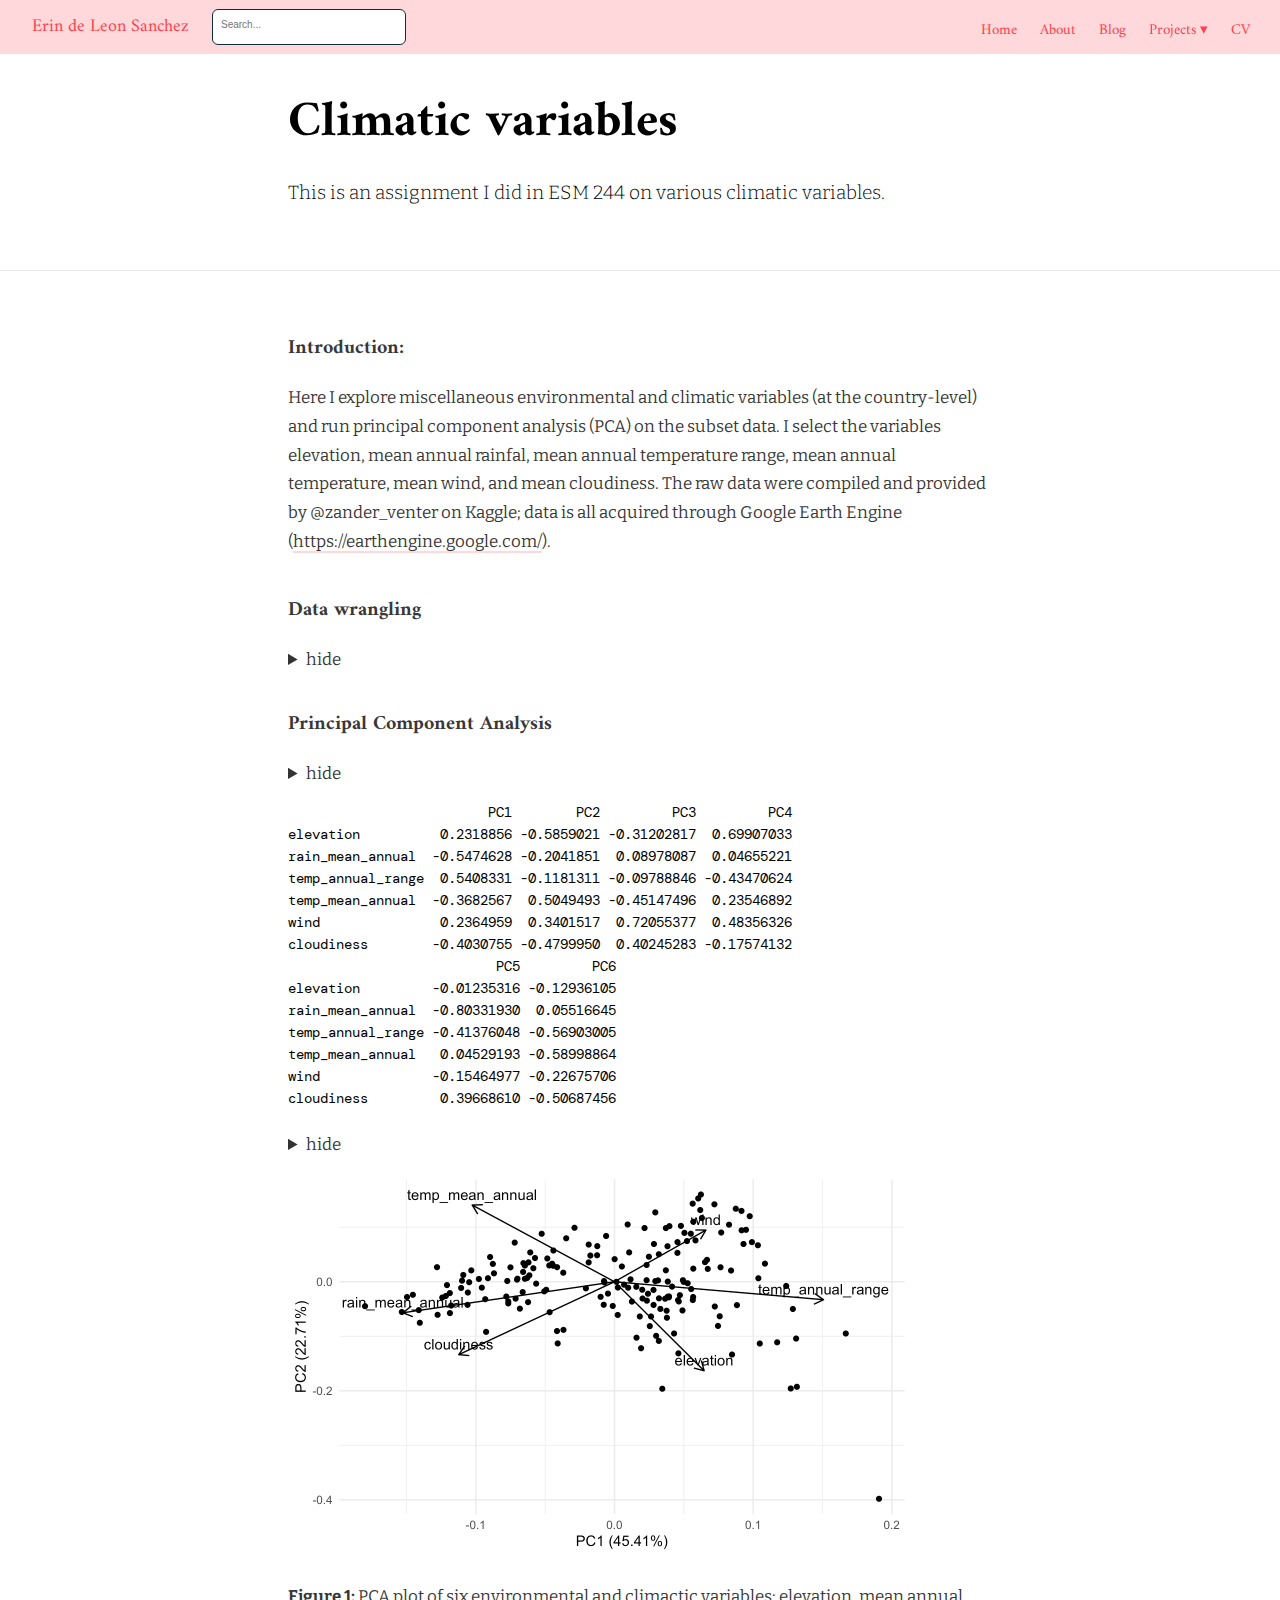
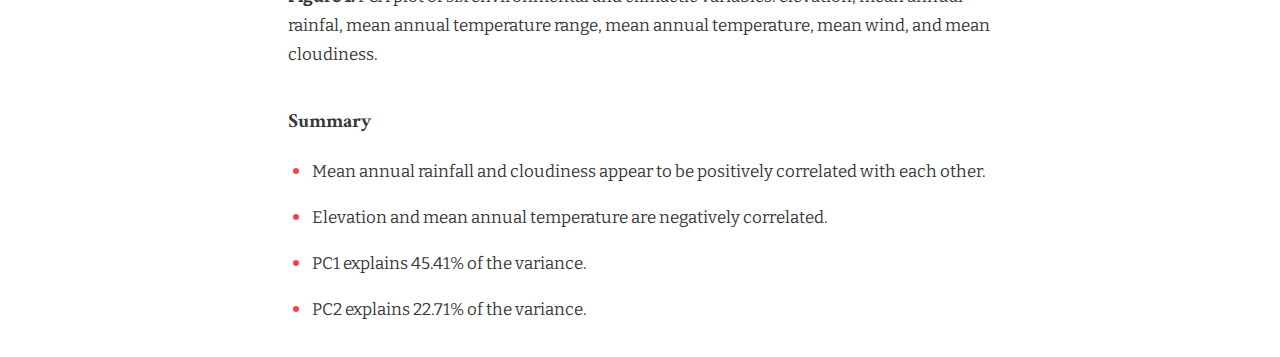
<file: docs/project3.html>
<!DOCTYPE html>

<html xmlns="http://www.w3.org/1999/xhtml" lang="" xml:lang="">

<head>
  <meta charset="utf-8"/>
  <meta name="viewport" content="width=device-width, initial-scale=1"/>
  <meta http-equiv="X-UA-Compatible" content="IE=Edge,chrome=1"/>
  <meta name="generator" content="distill" />

  <style type="text/css">
  /* Hide doc at startup (prevent jankiness while JS renders/transforms) */
  body {
    visibility: hidden;
  }
  </style>

 <!--radix_placeholder_import_source-->
 <!--/radix_placeholder_import_source-->

<style type="text/css">code{white-space: pre;}</style>
<style type="text/css" data-origin="pandoc">
pre > code.sourceCode { white-space: pre; position: relative; }
pre > code.sourceCode > span { display: inline-block; line-height: 1.25; }
pre > code.sourceCode > span:empty { height: 1.2em; }
.sourceCode { overflow: visible; }
code.sourceCode > span { color: inherit; text-decoration: inherit; }
div.sourceCode { margin: 1em 0; }
pre.sourceCode { margin: 0; }
@media screen {
div.sourceCode { overflow: auto; }
}
@media print {
pre > code.sourceCode { white-space: pre-wrap; }
pre > code.sourceCode > span { text-indent: -5em; padding-left: 5em; }
}
pre.numberSource code
  { counter-reset: source-line 0; }
pre.numberSource code > span
  { position: relative; left: -4em; counter-increment: source-line; }
pre.numberSource code > span > a:first-child::before
  { content: counter(source-line);
    position: relative; left: -1em; text-align: right; vertical-align: baseline;
    border: none; display: inline-block;
    -webkit-touch-callout: none; -webkit-user-select: none;
    -khtml-user-select: none; -moz-user-select: none;
    -ms-user-select: none; user-select: none;
    padding: 0 4px; width: 4em;
    color: #aaaaaa;
  }
pre.numberSource { margin-left: 3em; border-left: 1px solid #aaaaaa;  padding-left: 4px; }
div.sourceCode
  {   }
@media screen {
pre > code.sourceCode > span > a:first-child::before { text-decoration: underline; }
}
code span.al { color: #ad0000; } /* Alert */
code span.an { color: #5e5e5e; } /* Annotation */
code span.at { } /* Attribute */
code span.bn { color: #ad0000; } /* BaseN */
code span.bu { } /* BuiltIn */
code span.cf { color: #007ba5; } /* ControlFlow */
code span.ch { color: #20794d; } /* Char */
code span.cn { color: #8f5902; } /* Constant */
code span.co { color: #5e5e5e; } /* Comment */
code span.cv { color: #5e5e5e; font-style: italic; } /* CommentVar */
code span.do { color: #5e5e5e; font-style: italic; } /* Documentation */
code span.dt { color: #ad0000; } /* DataType */
code span.dv { color: #ad0000; } /* DecVal */
code span.er { color: #ad0000; } /* Error */
code span.ex { } /* Extension */
code span.fl { color: #ad0000; } /* Float */
code span.fu { color: #4758ab; } /* Function */
code span.im { } /* Import */
code span.in { color: #5e5e5e; } /* Information */
code span.kw { color: #007ba5; } /* Keyword */
code span.op { color: #5e5e5e; } /* Operator */
code span.ot { color: #007ba5; } /* Other */
code span.pp { color: #ad0000; } /* Preprocessor */
code span.sc { color: #5e5e5e; } /* SpecialChar */
code span.ss { color: #20794d; } /* SpecialString */
code span.st { color: #20794d; } /* String */
code span.va { color: #111111; } /* Variable */
code span.vs { color: #20794d; } /* VerbatimString */
code span.wa { color: #5e5e5e; font-style: italic; } /* Warning */
</style>


  <!--radix_placeholder_meta_tags-->
  <title>Erin de Leon Sanchez: Climatic variables</title>

  <meta property="description" itemprop="description" content="This is an assignment I did in ESM 244 on various climatic variables."/>



  <!--  https://developers.facebook.com/docs/sharing/webmasters#markup -->
  <meta property="og:title" content="Erin de Leon Sanchez: Climatic variables"/>
  <meta property="og:type" content="article"/>
  <meta property="og:description" content="This is an assignment I did in ESM 244 on various climatic variables."/>
  <meta property="og:locale" content="en_US"/>
  <meta property="og:site_name" content="Erin de Leon Sanchez"/>

  <!--  https://dev.twitter.com/cards/types/summary -->
  <meta property="twitter:card" content="summary"/>
  <meta property="twitter:title" content="Erin de Leon Sanchez: Climatic variables"/>
  <meta property="twitter:description" content="This is an assignment I did in ESM 244 on various climatic variables."/>

  <!--/radix_placeholder_meta_tags-->
  <!--radix_placeholder_rmarkdown_metadata-->

  <script type="text/json" id="radix-rmarkdown-metadata">
  {"type":"list","attributes":{"names":{"type":"character","attributes":{},"value":["title","description","output"]}},"value":[{"type":"character","attributes":{},"value":["Climatic variables"]},{"type":"character","attributes":{},"value":["This is an assignment I did in ESM 244 on various climatic variables.\n"]},{"type":"list","attributes":{"names":{"type":"character","attributes":{},"value":["distill::distill_article"]}},"value":[{"type":"list","attributes":{"names":{"type":"character","attributes":{},"value":["code_folding"]}},"value":[{"type":"character","attributes":{},"value":["hide"]}]}]}]}
  </script>
  <!--/radix_placeholder_rmarkdown_metadata-->
  <!--radix_placeholder_navigation_in_header-->
  <meta name="distill:offset" content=""/>

  <script type="application/javascript">

    window.headroom_prevent_pin = false;

    window.document.addEventListener("DOMContentLoaded", function (event) {

      // initialize headroom for banner
      var header = $('header').get(0);
      var headerHeight = header.offsetHeight;
      var headroom = new Headroom(header, {
        tolerance: 5,
        onPin : function() {
          if (window.headroom_prevent_pin) {
            window.headroom_prevent_pin = false;
            headroom.unpin();
          }
        }
      });
      headroom.init();
      if(window.location.hash)
        headroom.unpin();
      $(header).addClass('headroom--transition');

      // offset scroll location for banner on hash change
      // (see: https://github.com/WickyNilliams/headroom.js/issues/38)
      window.addEventListener("hashchange", function(event) {
        window.scrollTo(0, window.pageYOffset - (headerHeight + 25));
      });

      // responsive menu
      $('.distill-site-header').each(function(i, val) {
        var topnav = $(this);
        var toggle = topnav.find('.nav-toggle');
        toggle.on('click', function() {
          topnav.toggleClass('responsive');
        });
      });

      // nav dropdowns
      $('.nav-dropbtn').click(function(e) {
        $(this).next('.nav-dropdown-content').toggleClass('nav-dropdown-active');
        $(this).parent().siblings('.nav-dropdown')
           .children('.nav-dropdown-content').removeClass('nav-dropdown-active');
      });
      $("body").click(function(e){
        $('.nav-dropdown-content').removeClass('nav-dropdown-active');
      });
      $(".nav-dropdown").click(function(e){
        e.stopPropagation();
      });
    });
  </script>

  <style type="text/css">

  /* Theme (user-documented overrideables for nav appearance) */

  .distill-site-nav {
    color: rgba(255, 255, 255, 0.8);
    background-color: #0F2E3D;
    font-size: 15px;
    font-weight: 300;
  }

  .distill-site-nav a {
    color: inherit;
    text-decoration: none;
  }

  .distill-site-nav a:hover {
    color: white;
  }

  @media print {
    .distill-site-nav {
      display: none;
    }
  }

  .distill-site-header {

  }

  .distill-site-footer {

  }


  /* Site Header */

  .distill-site-header {
    width: 100%;
    box-sizing: border-box;
    z-index: 3;
  }

  .distill-site-header .nav-left {
    display: inline-block;
    margin-left: 8px;
  }

  @media screen and (max-width: 768px) {
    .distill-site-header .nav-left {
      margin-left: 0;
    }
  }


  .distill-site-header .nav-right {
    float: right;
    margin-right: 8px;
  }

  .distill-site-header a,
  .distill-site-header .title {
    display: inline-block;
    text-align: center;
    padding: 14px 10px 14px 10px;
  }

  .distill-site-header .title {
    font-size: 18px;
    min-width: 150px;
  }

  .distill-site-header .logo {
    padding: 0;
  }

  .distill-site-header .logo img {
    display: none;
    max-height: 20px;
    width: auto;
    margin-bottom: -4px;
  }

  .distill-site-header .nav-image img {
    max-height: 18px;
    width: auto;
    display: inline-block;
    margin-bottom: -3px;
  }



  @media screen and (min-width: 1000px) {
    .distill-site-header .logo img {
      display: inline-block;
    }
    .distill-site-header .nav-left {
      margin-left: 20px;
    }
    .distill-site-header .nav-right {
      margin-right: 20px;
    }
    .distill-site-header .title {
      padding-left: 12px;
    }
  }


  .distill-site-header .nav-toggle {
    display: none;
  }

  .nav-dropdown {
    display: inline-block;
    position: relative;
  }

  .nav-dropdown .nav-dropbtn {
    border: none;
    outline: none;
    color: rgba(255, 255, 255, 0.8);
    padding: 16px 10px;
    background-color: transparent;
    font-family: inherit;
    font-size: inherit;
    font-weight: inherit;
    margin: 0;
    margin-top: 1px;
    z-index: 2;
  }

  .nav-dropdown-content {
    display: none;
    position: absolute;
    background-color: white;
    min-width: 200px;
    border: 1px solid rgba(0,0,0,0.15);
    border-radius: 4px;
    box-shadow: 0px 8px 16px 0px rgba(0,0,0,0.1);
    z-index: 1;
    margin-top: 2px;
    white-space: nowrap;
    padding-top: 4px;
    padding-bottom: 4px;
  }

  .nav-dropdown-content hr {
    margin-top: 4px;
    margin-bottom: 4px;
    border: none;
    border-bottom: 1px solid rgba(0, 0, 0, 0.1);
  }

  .nav-dropdown-active {
    display: block;
  }

  .nav-dropdown-content a, .nav-dropdown-content .nav-dropdown-header {
    color: black;
    padding: 6px 24px;
    text-decoration: none;
    display: block;
    text-align: left;
  }

  .nav-dropdown-content .nav-dropdown-header {
    display: block;
    padding: 5px 24px;
    padding-bottom: 0;
    text-transform: uppercase;
    font-size: 14px;
    color: #999999;
    white-space: nowrap;
  }

  .nav-dropdown:hover .nav-dropbtn {
    color: white;
  }

  .nav-dropdown-content a:hover {
    background-color: #ddd;
    color: black;
  }

  .nav-right .nav-dropdown-content {
    margin-left: -45%;
    right: 0;
  }

  @media screen and (max-width: 768px) {
    .distill-site-header a, .distill-site-header .nav-dropdown  {display: none;}
    .distill-site-header a.nav-toggle {
      float: right;
      display: block;
    }
    .distill-site-header .title {
      margin-left: 0;
    }
    .distill-site-header .nav-right {
      margin-right: 0;
    }
    .distill-site-header {
      overflow: hidden;
    }
    .nav-right .nav-dropdown-content {
      margin-left: 0;
    }
  }


  @media screen and (max-width: 768px) {
    .distill-site-header.responsive {position: relative; min-height: 500px; }
    .distill-site-header.responsive a.nav-toggle {
      position: absolute;
      right: 0;
      top: 0;
    }
    .distill-site-header.responsive a,
    .distill-site-header.responsive .nav-dropdown {
      display: block;
      text-align: left;
    }
    .distill-site-header.responsive .nav-left,
    .distill-site-header.responsive .nav-right {
      width: 100%;
    }
    .distill-site-header.responsive .nav-dropdown {float: none;}
    .distill-site-header.responsive .nav-dropdown-content {position: relative;}
    .distill-site-header.responsive .nav-dropdown .nav-dropbtn {
      display: block;
      width: 100%;
      text-align: left;
    }
  }

  /* Site Footer */

  .distill-site-footer {
    width: 100%;
    overflow: hidden;
    box-sizing: border-box;
    z-index: 3;
    margin-top: 30px;
    padding-top: 30px;
    padding-bottom: 30px;
    text-align: center;
  }

  /* Headroom */

  d-title {
    padding-top: 6rem;
  }

  @media print {
    d-title {
      padding-top: 4rem;
    }
  }

  .headroom {
    z-index: 1000;
    position: fixed;
    top: 0;
    left: 0;
    right: 0;
  }

  .headroom--transition {
    transition: all .4s ease-in-out;
  }

  .headroom--unpinned {
    top: -100px;
  }

  .headroom--pinned {
    top: 0;
  }

  /* adjust viewport for navbar height */
  /* helps vertically center bootstrap (non-distill) content */
  .min-vh-100 {
    min-height: calc(100vh - 100px) !important;
  }

  </style>

  <script src="site_libs/jquery-3.6.0/jquery-3.6.0.min.js"></script>
  <link href="site_libs/font-awesome-5.1.0/css/all.css" rel="stylesheet"/>
  <link href="site_libs/font-awesome-5.1.0/css/v4-shims.css" rel="stylesheet"/>
  <script src="site_libs/headroom-0.9.4/headroom.min.js"></script>
  <script src="site_libs/autocomplete-0.37.1/autocomplete.min.js"></script>
  <script src="site_libs/fuse-6.4.1/fuse.min.js"></script>

  <script type="application/javascript">

  function getMeta(metaName) {
    var metas = document.getElementsByTagName('meta');
    for (let i = 0; i < metas.length; i++) {
      if (metas[i].getAttribute('name') === metaName) {
        return metas[i].getAttribute('content');
      }
    }
    return '';
  }

  function offsetURL(url) {
    var offset = getMeta('distill:offset');
    return offset ? offset + '/' + url : url;
  }

  function createFuseIndex() {

    // create fuse index
    var options = {
      keys: [
        { name: 'title', weight: 20 },
        { name: 'categories', weight: 15 },
        { name: 'description', weight: 10 },
        { name: 'contents', weight: 5 },
      ],
      ignoreLocation: true,
      threshold: 0
    };
    var fuse = new window.Fuse([], options);

    // fetch the main search.json
    return fetch(offsetURL('search.json'))
      .then(function(response) {
        if (response.status == 200) {
          return response.json().then(function(json) {
            // index main articles
            json.articles.forEach(function(article) {
              fuse.add(article);
            });
            // download collections and index their articles
            return Promise.all(json.collections.map(function(collection) {
              return fetch(offsetURL(collection)).then(function(response) {
                if (response.status === 200) {
                  return response.json().then(function(articles) {
                    articles.forEach(function(article) {
                      fuse.add(article);
                    });
                  })
                } else {
                  return Promise.reject(
                    new Error('Unexpected status from search index request: ' +
                              response.status)
                  );
                }
              });
            })).then(function() {
              return fuse;
            });
          });

        } else {
          return Promise.reject(
            new Error('Unexpected status from search index request: ' +
                        response.status)
          );
        }
      });
  }

  window.document.addEventListener("DOMContentLoaded", function (event) {

    // get search element (bail if we don't have one)
    var searchEl = window.document.getElementById('distill-search');
    if (!searchEl)
      return;

    createFuseIndex()
      .then(function(fuse) {

        // make search box visible
        searchEl.classList.remove('hidden');

        // initialize autocomplete
        var options = {
          autoselect: true,
          hint: false,
          minLength: 2,
        };
        window.autocomplete(searchEl, options, [{
          source: function(query, callback) {
            const searchOptions = {
              isCaseSensitive: false,
              shouldSort: true,
              minMatchCharLength: 2,
              limit: 10,
            };
            var results = fuse.search(query, searchOptions);
            callback(results
              .map(function(result) { return result.item; })
            );
          },
          templates: {
            suggestion: function(suggestion) {
              var img = suggestion.preview && Object.keys(suggestion.preview).length > 0
                ? `<img src="${offsetURL(suggestion.preview)}"</img>`
                : '';
              var html = `
                <div class="search-item">
                  <h3>${suggestion.title}</h3>
                  <div class="search-item-description">
                    ${suggestion.description || ''}
                  </div>
                  <div class="search-item-preview">
                    ${img}
                  </div>
                </div>
              `;
              return html;
            }
          }
        }]).on('autocomplete:selected', function(event, suggestion) {
          window.location.href = offsetURL(suggestion.path);
        });
        // remove inline display style on autocompleter (we want to
        // manage responsive display via css)
        $('.algolia-autocomplete').css("display", "");
      })
      .catch(function(error) {
        console.log(error);
      });

  });

  </script>

  <style type="text/css">

  .nav-search {
    font-size: x-small;
  }

  /* Algolioa Autocomplete */

  .algolia-autocomplete {
    display: inline-block;
    margin-left: 10px;
    vertical-align: sub;
    background-color: white;
    color: black;
    padding: 6px;
    padding-top: 8px;
    padding-bottom: 0;
    border-radius: 6px;
    border: 1px #0F2E3D solid;
    width: 180px;
  }


  @media screen and (max-width: 768px) {
    .distill-site-nav .algolia-autocomplete {
      display: none;
      visibility: hidden;
    }
    .distill-site-nav.responsive .algolia-autocomplete {
      display: inline-block;
      visibility: visible;
    }
    .distill-site-nav.responsive .algolia-autocomplete .aa-dropdown-menu {
      margin-left: 0;
      width: 400px;
      max-height: 400px;
    }
  }

  .algolia-autocomplete .aa-input, .algolia-autocomplete .aa-hint {
    width: 90%;
    outline: none;
    border: none;
  }

  .algolia-autocomplete .aa-hint {
    color: #999;
  }
  .algolia-autocomplete .aa-dropdown-menu {
    width: 550px;
    max-height: 70vh;
    overflow-x: visible;
    overflow-y: scroll;
    padding: 5px;
    margin-top: 3px;
    margin-left: -150px;
    background-color: #fff;
    border-radius: 5px;
    border: 1px solid #999;
    border-top: none;
  }

  .algolia-autocomplete .aa-dropdown-menu .aa-suggestion {
    cursor: pointer;
    padding: 5px 4px;
    border-bottom: 1px solid #eee;
  }

  .algolia-autocomplete .aa-dropdown-menu .aa-suggestion:last-of-type {
    border-bottom: none;
    margin-bottom: 2px;
  }

  .algolia-autocomplete .aa-dropdown-menu .aa-suggestion .search-item {
    overflow: hidden;
    font-size: 0.8em;
    line-height: 1.4em;
  }

  .algolia-autocomplete .aa-dropdown-menu .aa-suggestion .search-item h3 {
    font-size: 1rem;
    margin-block-start: 0;
    margin-block-end: 5px;
  }

  .algolia-autocomplete .aa-dropdown-menu .aa-suggestion .search-item-description {
    display: inline-block;
    overflow: hidden;
    height: 2.8em;
    width: 80%;
    margin-right: 4%;
  }

  .algolia-autocomplete .aa-dropdown-menu .aa-suggestion .search-item-preview {
    display: inline-block;
    width: 15%;
  }

  .algolia-autocomplete .aa-dropdown-menu .aa-suggestion .search-item-preview img {
    height: 3em;
    width: auto;
    display: none;
  }

  .algolia-autocomplete .aa-dropdown-menu .aa-suggestion .search-item-preview img[src] {
    display: initial;
  }

  .algolia-autocomplete .aa-dropdown-menu .aa-suggestion.aa-cursor {
    background-color: #eee;
  }
  .algolia-autocomplete .aa-dropdown-menu .aa-suggestion em {
    font-weight: bold;
    font-style: normal;
  }

  </style>


  <!--/radix_placeholder_navigation_in_header-->
  <!--radix_placeholder_distill-->

  <style type="text/css">

  body {
    background-color: white;
  }

  .pandoc-table {
    width: 100%;
  }

  .pandoc-table>caption {
    margin-bottom: 10px;
  }

  .pandoc-table th:not([align]) {
    text-align: left;
  }

  .pagedtable-footer {
    font-size: 15px;
  }

  d-byline .byline {
    grid-template-columns: 2fr 2fr;
  }

  d-byline .byline h3 {
    margin-block-start: 1.5em;
  }

  d-byline .byline .authors-affiliations h3 {
    margin-block-start: 0.5em;
  }

  .authors-affiliations .orcid-id {
    width: 16px;
    height:16px;
    margin-left: 4px;
    margin-right: 4px;
    vertical-align: middle;
    padding-bottom: 2px;
  }

  d-title .dt-tags {
    margin-top: 1em;
    grid-column: text;
  }

  .dt-tags .dt-tag {
    text-decoration: none;
    display: inline-block;
    color: rgba(0,0,0,0.6);
    padding: 0em 0.4em;
    margin-right: 0.5em;
    margin-bottom: 0.4em;
    font-size: 70%;
    border: 1px solid rgba(0,0,0,0.2);
    border-radius: 3px;
    text-transform: uppercase;
    font-weight: 500;
  }

  d-article table.gt_table td,
  d-article table.gt_table th {
    border-bottom: none;
  }

  .html-widget {
    margin-bottom: 2.0em;
  }

  .l-screen-inset {
    padding-right: 16px;
  }

  .l-screen .caption {
    margin-left: 10px;
  }

  .shaded {
    background: rgb(247, 247, 247);
    padding-top: 20px;
    padding-bottom: 20px;
    border-top: 1px solid rgba(0, 0, 0, 0.1);
    border-bottom: 1px solid rgba(0, 0, 0, 0.1);
  }

  .shaded .html-widget {
    margin-bottom: 0;
    border: 1px solid rgba(0, 0, 0, 0.1);
  }

  .shaded .shaded-content {
    background: white;
  }

  .text-output {
    margin-top: 0;
    line-height: 1.5em;
  }

  .hidden {
    display: none !important;
  }

  d-article {
    padding-top: 2.5rem;
    padding-bottom: 30px;
  }

  d-appendix {
    padding-top: 30px;
  }

  d-article>p>img {
    width: 100%;
  }

  d-article h2 {
    margin: 1rem 0 1.5rem 0;
  }

  d-article h3 {
    margin-top: 1.5rem;
  }

  d-article iframe {
    border: 1px solid rgba(0, 0, 0, 0.1);
    margin-bottom: 2.0em;
    width: 100%;
  }

  /* Tweak code blocks */

  d-article div.sourceCode code,
  d-article pre code {
    font-family: Consolas, Monaco, 'Andale Mono', 'Ubuntu Mono', monospace;
  }

  d-article pre,
  d-article div.sourceCode,
  d-article div.sourceCode pre {
    overflow: auto;
  }

  d-article div.sourceCode {
    background-color: white;
  }

  d-article div.sourceCode pre {
    padding-left: 10px;
    font-size: 12px;
    border-left: 2px solid rgba(0,0,0,0.1);
  }

  d-article pre {
    font-size: 12px;
    color: black;
    background: none;
    margin-top: 0;
    text-align: left;
    white-space: pre;
    word-spacing: normal;
    word-break: normal;
    word-wrap: normal;
    line-height: 1.5;

    -moz-tab-size: 4;
    -o-tab-size: 4;
    tab-size: 4;

    -webkit-hyphens: none;
    -moz-hyphens: none;
    -ms-hyphens: none;
    hyphens: none;
  }

  d-article pre a {
    border-bottom: none;
  }

  d-article pre a:hover {
    border-bottom: none;
    text-decoration: underline;
  }

  d-article details {
    grid-column: text;
    margin-bottom: 0.8em;
  }

  @media(min-width: 768px) {

  d-article pre,
  d-article div.sourceCode,
  d-article div.sourceCode pre {
    overflow: visible !important;
  }

  d-article div.sourceCode pre {
    padding-left: 18px;
    font-size: 14px;
  }

  d-article pre {
    font-size: 14px;
  }

  }

  figure img.external {
    background: white;
    border: 1px solid rgba(0, 0, 0, 0.1);
    box-shadow: 0 1px 8px rgba(0, 0, 0, 0.1);
    padding: 18px;
    box-sizing: border-box;
  }

  /* CSS for d-contents */

  .d-contents {
    grid-column: text;
    color: rgba(0,0,0,0.8);
    font-size: 0.9em;
    padding-bottom: 1em;
    margin-bottom: 1em;
    padding-bottom: 0.5em;
    margin-bottom: 1em;
    padding-left: 0.25em;
    justify-self: start;
  }

  @media(min-width: 1000px) {
    .d-contents.d-contents-float {
      height: 0;
      grid-column-start: 1;
      grid-column-end: 4;
      justify-self: center;
      padding-right: 3em;
      padding-left: 2em;
    }
  }

  .d-contents nav h3 {
    font-size: 18px;
    margin-top: 0;
    margin-bottom: 1em;
  }

  .d-contents li {
    list-style-type: none
  }

  .d-contents nav > ul {
    padding-left: 0;
  }

  .d-contents ul {
    padding-left: 1em
  }

  .d-contents nav ul li {
    margin-top: 0.6em;
    margin-bottom: 0.2em;
  }

  .d-contents nav a {
    font-size: 13px;
    border-bottom: none;
    text-decoration: none
    color: rgba(0, 0, 0, 0.8);
  }

  .d-contents nav a:hover {
    text-decoration: underline solid rgba(0, 0, 0, 0.6)
  }

  .d-contents nav > ul > li > a {
    font-weight: 600;
  }

  .d-contents nav > ul > li > ul {
    font-weight: inherit;
  }

  .d-contents nav > ul > li > ul > li {
    margin-top: 0.2em;
  }


  .d-contents nav ul {
    margin-top: 0;
    margin-bottom: 0.25em;
  }

  .d-article-with-toc h2:nth-child(2) {
    margin-top: 0;
  }


  /* Figure */

  .figure {
    position: relative;
    margin-bottom: 2.5em;
    margin-top: 1.5em;
  }

  .figure img {
    width: 100%;
  }

  .figure .caption {
    color: rgba(0, 0, 0, 0.6);
    font-size: 12px;
    line-height: 1.5em;
  }

  .figure img.external {
    background: white;
    border: 1px solid rgba(0, 0, 0, 0.1);
    box-shadow: 0 1px 8px rgba(0, 0, 0, 0.1);
    padding: 18px;
    box-sizing: border-box;
  }

  .figure .caption a {
    color: rgba(0, 0, 0, 0.6);
  }

  .figure .caption b,
  .figure .caption strong, {
    font-weight: 600;
    color: rgba(0, 0, 0, 1.0);
  }

  /* Citations */

  d-article .citation {
    color: inherit;
    cursor: inherit;
  }

  div.hanging-indent{
    margin-left: 1em; text-indent: -1em;
  }

  /* Citation hover box */

  .tippy-box[data-theme~=light-border] {
    background-color: rgba(250, 250, 250, 0.95);
  }

  .tippy-content > p {
    margin-bottom: 0;
    padding: 2px;
  }


  /* Tweak 1000px media break to show more text */

  @media(min-width: 1000px) {
    .base-grid,
    distill-header,
    d-title,
    d-abstract,
    d-article,
    d-appendix,
    distill-appendix,
    d-byline,
    d-footnote-list,
    d-citation-list,
    distill-footer {
      grid-template-columns: [screen-start] 1fr [page-start kicker-start] 80px [middle-start] 50px [text-start kicker-end] 65px 65px 65px 65px 65px 65px 65px 65px [text-end gutter-start] 65px [middle-end] 65px [page-end gutter-end] 1fr [screen-end];
      grid-column-gap: 16px;
    }

    .grid {
      grid-column-gap: 16px;
    }

    d-article {
      font-size: 1.06rem;
      line-height: 1.7em;
    }
    figure .caption, .figure .caption, figure figcaption {
      font-size: 13px;
    }
  }

  @media(min-width: 1180px) {
    .base-grid,
    distill-header,
    d-title,
    d-abstract,
    d-article,
    d-appendix,
    distill-appendix,
    d-byline,
    d-footnote-list,
    d-citation-list,
    distill-footer {
      grid-template-columns: [screen-start] 1fr [page-start kicker-start] 60px [middle-start] 60px [text-start kicker-end] 60px 60px 60px 60px 60px 60px 60px 60px [text-end gutter-start] 60px [middle-end] 60px [page-end gutter-end] 1fr [screen-end];
      grid-column-gap: 32px;
    }

    .grid {
      grid-column-gap: 32px;
    }
  }


  /* Get the citation styles for the appendix (not auto-injected on render since
     we do our own rendering of the citation appendix) */

  d-appendix .citation-appendix,
  .d-appendix .citation-appendix {
    font-size: 11px;
    line-height: 15px;
    border-left: 1px solid rgba(0, 0, 0, 0.1);
    padding-left: 18px;
    border: 1px solid rgba(0,0,0,0.1);
    background: rgba(0, 0, 0, 0.02);
    padding: 10px 18px;
    border-radius: 3px;
    color: rgba(150, 150, 150, 1);
    overflow: hidden;
    margin-top: -12px;
    white-space: pre-wrap;
    word-wrap: break-word;
  }

  /* Include appendix styles here so they can be overridden */

  d-appendix {
    contain: layout style;
    font-size: 0.8em;
    line-height: 1.7em;
    margin-top: 60px;
    margin-bottom: 0;
    border-top: 1px solid rgba(0, 0, 0, 0.1);
    color: rgba(0,0,0,0.5);
    padding-top: 60px;
    padding-bottom: 48px;
  }

  d-appendix h3 {
    grid-column: page-start / text-start;
    font-size: 15px;
    font-weight: 500;
    margin-top: 1em;
    margin-bottom: 0;
    color: rgba(0,0,0,0.65);
  }

  d-appendix h3 + * {
    margin-top: 1em;
  }

  d-appendix ol {
    padding: 0 0 0 15px;
  }

  @media (min-width: 768px) {
    d-appendix ol {
      padding: 0 0 0 30px;
      margin-left: -30px;
    }
  }

  d-appendix li {
    margin-bottom: 1em;
  }

  d-appendix a {
    color: rgba(0, 0, 0, 0.6);
  }

  d-appendix > * {
    grid-column: text;
  }

  d-appendix > d-footnote-list,
  d-appendix > d-citation-list,
  d-appendix > distill-appendix {
    grid-column: screen;
  }

  /* Include footnote styles here so they can be overridden */

  d-footnote-list {
    contain: layout style;
  }

  d-footnote-list > * {
    grid-column: text;
  }

  d-footnote-list a.footnote-backlink {
    color: rgba(0,0,0,0.3);
    padding-left: 0.5em;
  }



  /* Anchor.js */

  .anchorjs-link {
    /*transition: all .25s linear; */
    text-decoration: none;
    border-bottom: none;
  }
  *:hover > .anchorjs-link {
    margin-left: -1.125em !important;
    text-decoration: none;
    border-bottom: none;
  }

  /* Social footer */

  .social_footer {
    margin-top: 30px;
    margin-bottom: 0;
    color: rgba(0,0,0,0.67);
  }

  .disqus-comments {
    margin-right: 30px;
  }

  .disqus-comment-count {
    border-bottom: 1px solid rgba(0, 0, 0, 0.4);
    cursor: pointer;
  }

  #disqus_thread {
    margin-top: 30px;
  }

  .article-sharing a {
    border-bottom: none;
    margin-right: 8px;
  }

  .article-sharing a:hover {
    border-bottom: none;
  }

  .sidebar-section.subscribe {
    font-size: 12px;
    line-height: 1.6em;
  }

  .subscribe p {
    margin-bottom: 0.5em;
  }


  .article-footer .subscribe {
    font-size: 15px;
    margin-top: 45px;
  }


  .sidebar-section.custom {
    font-size: 12px;
    line-height: 1.6em;
  }

  .custom p {
    margin-bottom: 0.5em;
  }

  /* Styles for listing layout (hide title) */
  .layout-listing d-title, .layout-listing .d-title {
    display: none;
  }

  /* Styles for posts lists (not auto-injected) */


  .posts-with-sidebar {
    padding-left: 45px;
    padding-right: 45px;
  }

  .posts-list .description h2,
  .posts-list .description p {
    font-family: -apple-system, BlinkMacSystemFont, "Segoe UI", Roboto, Oxygen, Ubuntu, Cantarell, "Fira Sans", "Droid Sans", "Helvetica Neue", Arial, sans-serif;
  }

  .posts-list .description h2 {
    font-weight: 700;
    border-bottom: none;
    padding-bottom: 0;
  }

  .posts-list h2.post-tag {
    border-bottom: 1px solid rgba(0, 0, 0, 0.2);
    padding-bottom: 12px;
  }
  .posts-list {
    margin-top: 60px;
    margin-bottom: 24px;
  }

  .posts-list .post-preview {
    text-decoration: none;
    overflow: hidden;
    display: block;
    border-bottom: 1px solid rgba(0, 0, 0, 0.1);
    padding: 24px 0;
  }

  .post-preview-last {
    border-bottom: none !important;
  }

  .posts-list .posts-list-caption {
    grid-column: screen;
    font-weight: 400;
  }

  .posts-list .post-preview h2 {
    margin: 0 0 6px 0;
    line-height: 1.2em;
    font-style: normal;
    font-size: 24px;
  }

  .posts-list .post-preview p {
    margin: 0 0 12px 0;
    line-height: 1.4em;
    font-size: 16px;
  }

  .posts-list .post-preview .thumbnail {
    box-sizing: border-box;
    margin-bottom: 24px;
    position: relative;
    max-width: 500px;
  }
  .posts-list .post-preview img {
    width: 100%;
    display: block;
  }

  .posts-list .metadata {
    font-size: 12px;
    line-height: 1.4em;
    margin-bottom: 18px;
  }

  .posts-list .metadata > * {
    display: inline-block;
  }

  .posts-list .metadata .publishedDate {
    margin-right: 2em;
  }

  .posts-list .metadata .dt-authors {
    display: block;
    margin-top: 0.3em;
    margin-right: 2em;
  }

  .posts-list .dt-tags {
    display: block;
    line-height: 1em;
  }

  .posts-list .dt-tags .dt-tag {
    display: inline-block;
    color: rgba(0,0,0,0.6);
    padding: 0.3em 0.4em;
    margin-right: 0.2em;
    margin-bottom: 0.4em;
    font-size: 60%;
    border: 1px solid rgba(0,0,0,0.2);
    border-radius: 3px;
    text-transform: uppercase;
    font-weight: 500;
  }

  .posts-list img {
    opacity: 1;
  }

  .posts-list img[data-src] {
    opacity: 0;
  }

  .posts-more {
    clear: both;
  }


  .posts-sidebar {
    font-size: 16px;
  }

  .posts-sidebar h3 {
    font-size: 16px;
    margin-top: 0;
    margin-bottom: 0.5em;
    font-weight: 400;
    text-transform: uppercase;
  }

  .sidebar-section {
    margin-bottom: 30px;
  }

  .categories ul {
    list-style-type: none;
    margin: 0;
    padding: 0;
  }

  .categories li {
    color: rgba(0, 0, 0, 0.8);
    margin-bottom: 0;
  }

  .categories li>a {
    border-bottom: none;
  }

  .categories li>a:hover {
    border-bottom: 1px solid rgba(0, 0, 0, 0.4);
  }

  .categories .active {
    font-weight: 600;
  }

  .categories .category-count {
    color: rgba(0, 0, 0, 0.4);
  }


  @media(min-width: 768px) {
    .posts-list .post-preview h2 {
      font-size: 26px;
    }
    .posts-list .post-preview .thumbnail {
      float: right;
      width: 30%;
      margin-bottom: 0;
    }
    .posts-list .post-preview .description {
      float: left;
      width: 45%;
    }
    .posts-list .post-preview .metadata {
      float: left;
      width: 20%;
      margin-top: 8px;
    }
    .posts-list .post-preview p {
      margin: 0 0 12px 0;
      line-height: 1.5em;
      font-size: 16px;
    }
    .posts-with-sidebar .posts-list {
      float: left;
      width: 75%;
    }
    .posts-with-sidebar .posts-sidebar {
      float: right;
      width: 20%;
      margin-top: 60px;
      padding-top: 24px;
      padding-bottom: 24px;
    }
  }


  /* Improve display for browsers without grid (IE/Edge <= 15) */

  .downlevel {
    line-height: 1.6em;
    font-family: -apple-system, BlinkMacSystemFont, "Segoe UI", Roboto, Oxygen, Ubuntu, Cantarell, "Fira Sans", "Droid Sans", "Helvetica Neue", Arial, sans-serif;
    margin: 0;
  }

  .downlevel .d-title {
    padding-top: 6rem;
    padding-bottom: 1.5rem;
  }

  .downlevel .d-title h1 {
    font-size: 50px;
    font-weight: 700;
    line-height: 1.1em;
    margin: 0 0 0.5rem;
  }

  .downlevel .d-title p {
    font-weight: 300;
    font-size: 1.2rem;
    line-height: 1.55em;
    margin-top: 0;
  }

  .downlevel .d-byline {
    padding-top: 0.8em;
    padding-bottom: 0.8em;
    font-size: 0.8rem;
    line-height: 1.8em;
  }

  .downlevel .section-separator {
    border: none;
    border-top: 1px solid rgba(0, 0, 0, 0.1);
  }

  .downlevel .d-article {
    font-size: 1.06rem;
    line-height: 1.7em;
    padding-top: 1rem;
    padding-bottom: 2rem;
  }


  .downlevel .d-appendix {
    padding-left: 0;
    padding-right: 0;
    max-width: none;
    font-size: 0.8em;
    line-height: 1.7em;
    margin-bottom: 0;
    color: rgba(0,0,0,0.5);
    padding-top: 40px;
    padding-bottom: 48px;
  }

  .downlevel .footnotes ol {
    padding-left: 13px;
  }

  .downlevel .base-grid,
  .downlevel .distill-header,
  .downlevel .d-title,
  .downlevel .d-abstract,
  .downlevel .d-article,
  .downlevel .d-appendix,
  .downlevel .distill-appendix,
  .downlevel .d-byline,
  .downlevel .d-footnote-list,
  .downlevel .d-citation-list,
  .downlevel .distill-footer,
  .downlevel .appendix-bottom,
  .downlevel .posts-container {
    padding-left: 40px;
    padding-right: 40px;
  }

  @media(min-width: 768px) {
    .downlevel .base-grid,
    .downlevel .distill-header,
    .downlevel .d-title,
    .downlevel .d-abstract,
    .downlevel .d-article,
    .downlevel .d-appendix,
    .downlevel .distill-appendix,
    .downlevel .d-byline,
    .downlevel .d-footnote-list,
    .downlevel .d-citation-list,
    .downlevel .distill-footer,
    .downlevel .appendix-bottom,
    .downlevel .posts-container {
    padding-left: 150px;
    padding-right: 150px;
    max-width: 900px;
  }
  }

  .downlevel pre code {
    display: block;
    border-left: 2px solid rgba(0, 0, 0, .1);
    padding: 0 0 0 20px;
    font-size: 14px;
  }

  .downlevel code, .downlevel pre {
    color: black;
    background: none;
    font-family: Consolas, Monaco, 'Andale Mono', 'Ubuntu Mono', monospace;
    text-align: left;
    white-space: pre;
    word-spacing: normal;
    word-break: normal;
    word-wrap: normal;
    line-height: 1.5;

    -moz-tab-size: 4;
    -o-tab-size: 4;
    tab-size: 4;

    -webkit-hyphens: none;
    -moz-hyphens: none;
    -ms-hyphens: none;
    hyphens: none;
  }

  .downlevel .posts-list .post-preview {
    color: inherit;
  }



  </style>

  <script type="application/javascript">

  function is_downlevel_browser() {
    if (bowser.isUnsupportedBrowser({ msie: "12", msedge: "16"},
                                   window.navigator.userAgent)) {
      return true;
    } else {
      return window.load_distill_framework === undefined;
    }
  }

  // show body when load is complete
  function on_load_complete() {

    // add anchors
    if (window.anchors) {
      window.anchors.options.placement = 'left';
      window.anchors.add('d-article > h2, d-article > h3, d-article > h4, d-article > h5');
    }


    // set body to visible
    document.body.style.visibility = 'visible';

    // force redraw for leaflet widgets
    if (window.HTMLWidgets) {
      var maps = window.HTMLWidgets.findAll(".leaflet");
      $.each(maps, function(i, el) {
        var map = this.getMap();
        map.invalidateSize();
        map.eachLayer(function(layer) {
          if (layer instanceof L.TileLayer)
            layer.redraw();
        });
      });
    }

    // trigger 'shown' so htmlwidgets resize
    $('d-article').trigger('shown');
  }

  function init_distill() {

    init_common();

    // create front matter
    var front_matter = $('<d-front-matter></d-front-matter>');
    $('#distill-front-matter').wrap(front_matter);

    // create d-title
    $('.d-title').changeElementType('d-title');

    // create d-byline
    var byline = $('<d-byline></d-byline>');
    $('.d-byline').replaceWith(byline);

    // create d-article
    var article = $('<d-article></d-article>');
    $('.d-article').wrap(article).children().unwrap();

    // move posts container into article
    $('.posts-container').appendTo($('d-article'));

    // create d-appendix
    $('.d-appendix').changeElementType('d-appendix');

    // flag indicating that we have appendix items
    var appendix = $('.appendix-bottom').children('h3').length > 0;

    // replace footnotes with <d-footnote>
    $('.footnote-ref').each(function(i, val) {
      appendix = true;
      var href = $(this).attr('href');
      var id = href.replace('#', '');
      var fn = $('#' + id);
      var fn_p = $('#' + id + '>p');
      fn_p.find('.footnote-back').remove();
      var text = fn_p.html();
      var dtfn = $('<d-footnote></d-footnote>');
      dtfn.html(text);
      $(this).replaceWith(dtfn);
    });
    // remove footnotes
    $('.footnotes').remove();

    // move refs into #references-listing
    $('#references-listing').replaceWith($('#refs'));

    $('h1.appendix, h2.appendix').each(function(i, val) {
      $(this).changeElementType('h3');
    });
    $('h3.appendix').each(function(i, val) {
      var id = $(this).attr('id');
      $('.d-contents a[href="#' + id + '"]').parent().remove();
      appendix = true;
      $(this).nextUntil($('h1, h2, h3')).addBack().appendTo($('d-appendix'));
    });

    // show d-appendix if we have appendix content
    $("d-appendix").css('display', appendix ? 'grid' : 'none');

    // localize layout chunks to just output
    $('.layout-chunk').each(function(i, val) {

      // capture layout
      var layout = $(this).attr('data-layout');

      // apply layout to markdown level block elements
      var elements = $(this).children().not('details, div.sourceCode, pre, script');
      elements.each(function(i, el) {
        var layout_div = $('<div class="' + layout + '"></div>');
        if (layout_div.hasClass('shaded')) {
          var shaded_content = $('<div class="shaded-content"></div>');
          $(this).wrap(shaded_content);
          $(this).parent().wrap(layout_div);
        } else {
          $(this).wrap(layout_div);
        }
      });


      // unwrap the layout-chunk div
      $(this).children().unwrap();
    });

    // remove code block used to force  highlighting css
    $('.distill-force-highlighting-css').parent().remove();

    // remove empty line numbers inserted by pandoc when using a
    // custom syntax highlighting theme
    $('code.sourceCode a:empty').remove();

    // load distill framework
    load_distill_framework();

    // wait for window.distillRunlevel == 4 to do post processing
    function distill_post_process() {

      if (!window.distillRunlevel || window.distillRunlevel < 4)
        return;

      // hide author/affiliations entirely if we have no authors
      var front_matter = JSON.parse($("#distill-front-matter").html());
      var have_authors = front_matter.authors && front_matter.authors.length > 0;
      if (!have_authors)
        $('d-byline').addClass('hidden');

      // article with toc class
      $('.d-contents').parent().addClass('d-article-with-toc');

      // strip links that point to #
      $('.authors-affiliations').find('a[href="#"]').removeAttr('href');

      // add orcid ids
      $('.authors-affiliations').find('.author').each(function(i, el) {
        var orcid_id = front_matter.authors[i].orcidID;
        if (orcid_id) {
          var a = $('<a></a>');
          a.attr('href', 'https://orcid.org/' + orcid_id);
          var img = $('<img></img>');
          img.addClass('orcid-id');
          img.attr('alt', 'ORCID ID');
          img.attr('src','[data-uri]');
          a.append(img);
          $(this).append(a);
        }
      });

      // hide elements of author/affiliations grid that have no value
      function hide_byline_column(caption) {
        $('d-byline').find('h3:contains("' + caption + '")').parent().css('visibility', 'hidden');
      }

      // affiliations
      var have_affiliations = false;
      for (var i = 0; i<front_matter.authors.length; ++i) {
        var author = front_matter.authors[i];
        if (author.affiliation !== "&nbsp;") {
          have_affiliations = true;
          break;
        }
      }
      if (!have_affiliations)
        $('d-byline').find('h3:contains("Affiliations")').css('visibility', 'hidden');

      // published date
      if (!front_matter.publishedDate)
        hide_byline_column("Published");

      // document object identifier
      var doi = $('d-byline').find('h3:contains("DOI")');
      var doi_p = doi.next().empty();
      if (!front_matter.doi) {
        // if we have a citation and valid citationText then link to that
        if ($('#citation').length > 0 && front_matter.citationText) {
          doi.html('Citation');
          $('<a href="#citation"></a>')
            .text(front_matter.citationText)
            .appendTo(doi_p);
        } else {
          hide_byline_column("DOI");
        }
      } else {
        $('<a></a>')
           .attr('href', "https://doi.org/" + front_matter.doi)
           .html(front_matter.doi)
           .appendTo(doi_p);
      }

       // change plural form of authors/affiliations
      if (front_matter.authors.length === 1) {
        var grid = $('.authors-affiliations');
        grid.children('h3:contains("Authors")').text('Author');
        grid.children('h3:contains("Affiliations")').text('Affiliation');
      }

      // remove d-appendix and d-footnote-list local styles
      $('d-appendix > style:first-child').remove();
      $('d-footnote-list > style:first-child').remove();

      // move appendix-bottom entries to the bottom
      $('.appendix-bottom').appendTo('d-appendix').children().unwrap();
      $('.appendix-bottom').remove();

      // hoverable references
      $('span.citation[data-cites]').each(function() {
        var refs = $(this).attr('data-cites').split(" ");
        var refHtml = refs.map(function(ref) {
          return "<p>" + $('#ref-' + ref).html() + "</p>";
        }).join("\n");
        window.tippy(this, {
          allowHTML: true,
          content: refHtml,
          maxWidth: 500,
          interactive: true,
          interactiveBorder: 10,
          theme: 'light-border',
          placement: 'bottom-start'
        });
      });

      // clear polling timer
      clearInterval(tid);

      // show body now that everything is ready
      on_load_complete();
    }

    var tid = setInterval(distill_post_process, 50);
    distill_post_process();

  }

  function init_downlevel() {

    init_common();

     // insert hr after d-title
    $('.d-title').after($('<hr class="section-separator"/>'));

    // check if we have authors
    var front_matter = JSON.parse($("#distill-front-matter").html());
    var have_authors = front_matter.authors && front_matter.authors.length > 0;

    // manage byline/border
    if (!have_authors)
      $('.d-byline').remove();
    $('.d-byline').after($('<hr class="section-separator"/>'));
    $('.d-byline a').remove();

    // remove toc
    $('.d-contents').remove();

    // move appendix elements
    $('h1.appendix, h2.appendix').each(function(i, val) {
      $(this).changeElementType('h3');
    });
    $('h3.appendix').each(function(i, val) {
      $(this).nextUntil($('h1, h2, h3')).addBack().appendTo($('.d-appendix'));
    });


    // inject headers into references and footnotes
    var refs_header = $('<h3></h3>');
    refs_header.text('References');
    $('#refs').prepend(refs_header);

    var footnotes_header = $('<h3></h3');
    footnotes_header.text('Footnotes');
    $('.footnotes').children('hr').first().replaceWith(footnotes_header);

    // move appendix-bottom entries to the bottom
    $('.appendix-bottom').appendTo('.d-appendix').children().unwrap();
    $('.appendix-bottom').remove();

    // remove appendix if it's empty
    if ($('.d-appendix').children().length === 0)
      $('.d-appendix').remove();

    // prepend separator above appendix
    $('.d-appendix').before($('<hr class="section-separator" style="clear: both"/>'));

    // trim code
    $('pre>code').each(function(i, val) {
      $(this).html($.trim($(this).html()));
    });

    // move posts-container right before article
    $('.posts-container').insertBefore($('.d-article'));

    $('body').addClass('downlevel');

    on_load_complete();
  }


  function init_common() {

    // jquery plugin to change element types
    (function($) {
      $.fn.changeElementType = function(newType) {
        var attrs = {};

        $.each(this[0].attributes, function(idx, attr) {
          attrs[attr.nodeName] = attr.nodeValue;
        });

        this.replaceWith(function() {
          return $("<" + newType + "/>", attrs).append($(this).contents());
        });
      };
    })(jQuery);

    // prevent underline for linked images
    $('a > img').parent().css({'border-bottom' : 'none'});

    // mark non-body figures created by knitr chunks as 100% width
    $('.layout-chunk').each(function(i, val) {
      var figures = $(this).find('img, .html-widget');
      if ($(this).attr('data-layout') !== "l-body") {
        figures.css('width', '100%');
      } else {
        figures.css('max-width', '100%');
        figures.filter("[width]").each(function(i, val) {
          var fig = $(this);
          fig.css('width', fig.attr('width') + 'px');
        });

      }
    });

    // auto-append index.html to post-preview links in file: protocol
    // and in rstudio ide preview
    $('.post-preview').each(function(i, val) {
      if (window.location.protocol === "file:")
        $(this).attr('href', $(this).attr('href') + "index.html");
    });

    // get rid of index.html references in header
    if (window.location.protocol !== "file:") {
      $('.distill-site-header a[href]').each(function(i,val) {
        $(this).attr('href', $(this).attr('href').replace("index.html", "./"));
      });
    }

    // add class to pandoc style tables
    $('tr.header').parent('thead').parent('table').addClass('pandoc-table');
    $('.kable-table').children('table').addClass('pandoc-table');

    // add figcaption style to table captions
    $('caption').parent('table').addClass("figcaption");

    // initialize posts list
    if (window.init_posts_list)
      window.init_posts_list();

    // implmement disqus comment link
    $('.disqus-comment-count').click(function() {
      window.headroom_prevent_pin = true;
      $('#disqus_thread').toggleClass('hidden');
      if (!$('#disqus_thread').hasClass('hidden')) {
        var offset = $(this).offset();
        $(window).resize();
        $('html, body').animate({
          scrollTop: offset.top - 35
        });
      }
    });
  }

  document.addEventListener('DOMContentLoaded', function() {
    if (is_downlevel_browser())
      init_downlevel();
    else
      window.addEventListener('WebComponentsReady', init_distill);
  });

  </script>

  <style type="text/css">
  /* base variables */

  /* Edit the CSS properties in this file to create a custom
     Distill theme. Only edit values in the right column
     for each row; values shown are the CSS defaults.
     To return any property to the default,
     you may set its value to: unset
     All rows must end with a semi-colon.                      */

  /* Optional: embed custom fonts here with `@import`          */
  /* This must remain at the top of this file.                 */



  html {
    /*-- Main font sizes --*/
    --title-size:      50px;
    --body-size:       1.06rem;
    --code-size:       14px;
    --aside-size:      12px;
    --fig-cap-size:    13px;
    /*-- Main font colors --*/
    --title-color:     #000000;
    --header-color:    rgba(0, 0, 0, 0.8);
    --body-color:      rgba(0, 0, 0, 0.8);
    --aside-color:     rgba(0, 0, 0, 0.6);
    --fig-cap-color:   rgba(0, 0, 0, 0.6);
    /*-- Specify custom fonts ~~~ must be imported above   --*/
    --heading-font:    sans-serif;
    --mono-font:       monospace;
    --body-font:       sans-serif;
    --navbar-font:     sans-serif;  /* websites + blogs only */
  }

  /*-- ARTICLE METADATA --*/
  d-byline {
    --heading-size:    0.6rem;
    --heading-color:   rgba(0, 0, 0, 0.5);
    --body-size:       0.8rem;
    --body-color:      rgba(0, 0, 0, 0.8);
  }

  /*-- ARTICLE TABLE OF CONTENTS --*/
  .d-contents {
    --heading-size:    18px;
    --contents-size:   13px;
  }

  /*-- ARTICLE APPENDIX --*/
  d-appendix {
    --heading-size:    15px;
    --heading-color:   rgba(0, 0, 0, 0.65);
    --text-size:       0.8em;
    --text-color:      rgba(0, 0, 0, 0.5);
  }

  /*-- WEBSITE HEADER + FOOTER --*/
  /* These properties only apply to Distill sites and blogs  */

  .distill-site-header {
    --title-size:       18px;
    --text-color:       rgba(255, 255, 255, 0.8);
    --text-size:        15px;
    --hover-color:      white;
    --bkgd-color:       #0F2E3D;
  }

  .distill-site-footer {
    --text-color:       rgba(255, 255, 255, 0.8);
    --text-size:        15px;
    --hover-color:      white;
    --bkgd-color:       #0F2E3D;
  }

  /*-- Additional custom styles --*/
  /* Add any additional CSS rules below                      */
  </style>
  <style type="text/css">
  /* base variables */

  /* Edit the CSS properties in this file to create a custom
     Distill theme. Only edit values in the right column
     for each row; values shown are the CSS defaults.
     To return any property to the default,
     you may set its value to: unset
     All rows must end with a semi-colon.                      */

  /* Optional: embed custom fonts here with `@import`          */
  /* This must remain at the top of this file.                 */
  /* Optional: embed custom fonts here with `@import`          */
  /* This must remain at the top of this file.                 */
  @import url('https://fonts.googleapis.com/css2?family=Amiri');
  @import url('https://fonts.googleapis.com/css2?family=Bitter');
  @import url('https://fonts.googleapis.com/css2?family=DM+Mono');

  html {
    /*-- Main font sizes --*/
    --title-size:      50px;
    --body-size:       1.06rem;
    --code-size:       14px;
    --aside-size:      12px;
    --fig-cap-size:    13px;
    /*-- Main font colors --*/
    --title-color:     #000000;
    --header-color:    rgba(0, 0, 0, 0.8);
    --body-color:      rgba(0, 0, 0, 0.8);
    --aside-color:     rgba(0, 0, 0, 0.6);
    --fig-cap-color:   rgba(0, 0, 0, 0.6);
    /*-- Specify custom fonts ~~~ must be imported above   --*/
    --heading-font:    "Amiri", serif;
    --mono-font:       "DM Mono", monospace;
    --body-font:       "Bitter", sans-serif;
    --navbar-font:     "Amiri", serif;
  }

  /*-- ARTICLE METADATA --*/
  d-byline {
    --heading-size:    0.6rem;
    --heading-color:   rgba(0, 0, 0, 0.5);
    --body-size:       0.8rem;
    --body-color:      rgba(0, 0, 0, 0.8);
  }

  /*-- ARTICLE TABLE OF CONTENTS --*/
  .d-contents {
    --heading-size:    18px;
    --contents-size:   13px;
  }

  /*-- ARTICLE APPENDIX --*/
  d-appendix {
    --heading-size:    15px;
    --heading-color:   rgba(0, 0, 0, 0.65);
    --text-size:       0.8em;
    --text-color:      rgba(0, 0, 0, 0.5);
  }

  /*-- WEBSITE HEADER + FOOTER --*/
  /* These properties only apply to Distill sites and blogs  */

  .distill-site-header {
    --title-size:       18px;    
    --text-color:       #ff414b; /* edited */
    --text-size:        15px;
    --hover-color:      #dd424c; /* edited */
    --bkgd-color:       #ffd8db; /* edited */
  }

  .distill-site-footer {
    --text-color:       rgba(255, 255, 255, 0.8);
    --text-size:        15px;
    --hover-color:      white;
    --bkgd-color:       #0F2E3D;
  }

  /*-- Additional custom styles --*/
  /* Add any additional CSS rules below                      */

  /* Change bullets */
  ul > li::marker {
    font-size: 1.125em;
    color: #ff414b;
  }

  /* Change link appearance */
  d-article a {
    border-bottom: 2px solid #ffd8db;
    text-decoration: none;
  }</style>
  <style type="text/css">
  /* base style */

  /* FONT FAMILIES */

  :root {
    --heading-default: -apple-system, BlinkMacSystemFont, "Segoe UI", Roboto, Oxygen, Ubuntu, Cantarell, "Fira Sans", "Droid Sans", "Helvetica Neue", Arial, sans-serif;
    --mono-default: Consolas, Monaco, 'Andale Mono', 'Ubuntu Mono', monospace;
    --body-default: -apple-system, BlinkMacSystemFont, "Segoe UI", Roboto, Oxygen, Ubuntu, Cantarell, "Fira Sans", "Droid Sans", "Helvetica Neue", Arial, sans-serif;
  }

  body,
  .posts-list .post-preview p,
  .posts-list .description p {
    font-family: var(--body-font), var(--body-default);
  }

  h1, h2, h3, h4, h5, h6,
  .posts-list .post-preview h2,
  .posts-list .description h2 {
    font-family: var(--heading-font), var(--heading-default);
  }

  d-article div.sourceCode code,
  d-article pre code {
    font-family: var(--mono-font), var(--mono-default);
  }


  /*-- TITLE --*/
  d-title h1,
  .posts-list > h1 {
    color: var(--title-color, black);
  }

  d-title h1 {
    font-size: var(--title-size, 50px);
  }

  /*-- HEADERS --*/
  d-article h1,
  d-article h2,
  d-article h3,
  d-article h4,
  d-article h5,
  d-article h6 {
    color: var(--header-color, rgba(0, 0, 0, 0.8));
  }

  /*-- BODY --*/
  d-article > p,  /* only text inside of <p> tags */
  d-article > ul, /* lists */
  d-article > ol {
    color: var(--body-color, rgba(0, 0, 0, 0.8));
    font-size: var(--body-size, 1.06rem);
  }


  /*-- CODE --*/
  d-article div.sourceCode code,
  d-article pre code {
    font-size: var(--code-size, 14px);
  }

  /*-- ASIDE --*/
  d-article aside {
    font-size: var(--aside-size, 12px);
    color: var(--aside-color, rgba(0, 0, 0, 0.6));
  }

  /*-- FIGURE CAPTIONS --*/
  figure .caption,
  figure figcaption,
  .figure .caption {
    font-size: var(--fig-cap-size, 13px);
    color: var(--fig-cap-color, rgba(0, 0, 0, 0.6));
  }

  /*-- METADATA --*/
  d-byline h3 {
    font-size: var(--heading-size, 0.6rem);
    color: var(--heading-color, rgba(0, 0, 0, 0.5));
  }

  d-byline {
    font-size: var(--body-size, 0.8rem);
    color: var(--body-color, rgba(0, 0, 0, 0.8));
  }

  d-byline a,
  d-article d-byline a {
    color: var(--body-color, rgba(0, 0, 0, 0.8));
  }

  /*-- TABLE OF CONTENTS --*/
  .d-contents nav h3 {
    font-size: var(--heading-size, 18px);
  }

  .d-contents nav a {
    font-size: var(--contents-size, 13px);
  }

  /*-- APPENDIX --*/
  d-appendix h3 {
    font-size: var(--heading-size, 15px);
    color: var(--heading-color, rgba(0, 0, 0, 0.65));
  }

  d-appendix {
    font-size: var(--text-size, 0.8em);
    color: var(--text-color, rgba(0, 0, 0, 0.5));
  }

  d-appendix d-footnote-list a.footnote-backlink {
    color: var(--text-color, rgba(0, 0, 0, 0.5));
  }

  /*-- WEBSITE HEADER + FOOTER --*/
  .distill-site-header .title {
    font-size: var(--title-size, 18px);
    font-family: var(--navbar-font), var(--heading-default);
  }

  .distill-site-header a,
  .nav-dropdown .nav-dropbtn {
    font-family: var(--navbar-font), var(--heading-default);
  }

  .nav-dropdown .nav-dropbtn {
    color: var(--text-color, rgba(255, 255, 255, 0.8));
    font-size: var(--text-size, 15px);
  }

  .distill-site-header a:hover,
  .nav-dropdown:hover .nav-dropbtn {
    color: var(--hover-color, white);
  }

  .distill-site-header {
    font-size: var(--text-size, 15px);
    color: var(--text-color, rgba(255, 255, 255, 0.8));
    background-color: var(--bkgd-color, #0F2E3D);
  }

  .distill-site-footer {
    font-size: var(--text-size, 15px);
    color: var(--text-color, rgba(255, 255, 255, 0.8));
    background-color: var(--bkgd-color, #0F2E3D);
  }

  .distill-site-footer a:hover {
    color: var(--hover-color, white);
  }</style>
  <!--/radix_placeholder_distill-->
  <script src="site_libs/header-attrs-2.11/header-attrs.js"></script>
  <script src="site_libs/popper-2.6.0/popper.min.js"></script>
  <link href="site_libs/tippy-6.2.7/tippy.css" rel="stylesheet" />
  <link href="site_libs/tippy-6.2.7/tippy-light-border.css" rel="stylesheet" />
  <script src="site_libs/tippy-6.2.7/tippy.umd.min.js"></script>
  <script src="site_libs/anchor-4.2.2/anchor.min.js"></script>
  <script src="site_libs/bowser-1.9.3/bowser.min.js"></script>
  <script src="site_libs/webcomponents-2.0.0/webcomponents.js"></script>
  <script src="site_libs/distill-2.2.21/template.v2.js"></script>
  <!--radix_placeholder_site_in_header-->
  <!--/radix_placeholder_site_in_header-->


</head>

<body>

<!--radix_placeholder_front_matter-->

<script id="distill-front-matter" type="text/json">
{"title":"Climatic variables","description":"This is an assignment I did in ESM 244 on various climatic variables.","authors":[]}
</script>

<!--/radix_placeholder_front_matter-->
<!--radix_placeholder_navigation_before_body-->
<header class="header header--fixed" role="banner">
<nav class="distill-site-nav distill-site-header">
<div class="nav-left">
<a href="index.html" class="title">Erin de Leon Sanchez</a>
<input id="distill-search" class="nav-search hidden" type="text" placeholder="Search..."/>
</div>
<div class="nav-right">
<a href="index.html">Home</a>
<a href="about.html">About</a>
<a href="blog.html">Blog</a>
<div class="nav-dropdown">
<button class="nav-dropbtn">
Projects
 
<span class="down-arrow">&#x25BE;</span>
</button>
<div class="nav-dropdown-content">
<a href="project1.html">CA Oil Spills</a>
<a href="project2.html">Sentiment Analysis</a>
<a href="project3.html">Climatic Variables</a>
<a href="project4.html">Mono Lake Levels</a>
</div>
</div>
<a href="Erin_deLeonSanchez_CV.pdf">CV</a>
<a href="javascript:void(0);" class="nav-toggle">&#9776;</a>
</div>
</nav>
</header>
<!--/radix_placeholder_navigation_before_body-->
<!--radix_placeholder_site_before_body-->
<!--/radix_placeholder_site_before_body-->

<div class="d-title">
<h1>Climatic variables</h1>
<!--radix_placeholder_categories-->
<!--/radix_placeholder_categories-->
<p><p>This is an assignment I did in ESM 244 on various climatic variables.</p></p>
</div>


<div class="d-article">
<h3 id="introduction">Introduction:</h3>
<p>Here I explore miscellaneous environmental and climatic variables (at the country-level) and run principal component analysis (PCA) on the subset data. I select the variables elevation, mean annual rainfal, mean annual temperature range, mean annual temperature, mean wind, and mean cloudiness. The raw data were compiled and provided by <span class="citation" data-cites="zander_venter">@zander_venter</span> on Kaggle; data is all acquired through Google Earth Engine (<a href="https://earthengine.google.com/" class="uri">https://earthengine.google.com/</a>).</p>
<h3 id="data-wrangling">Data wrangling</h3>
<div class="layout-chunk" data-layout="l-body">
<details>
<summary>
hide
</summary>
<div class="sourceCode">
<pre class="sourceCode r"><code class="sourceCode r"><span class='co'># Read in the data &amp; create a subset</span>
<span class='va'>env_vars_clean</span> <span class='op'>&lt;-</span> <span class='fu'><a href='https://rdrr.io/pkg/readr/man/read_delim.html'>read_csv</a></span><span class='op'>(</span><span class='fu'><a href='https://rdrr.io/pkg/here/man/here.html'>here</a></span><span class='op'>(</span><span class='st'>"world_env_vars.csv"</span><span class='op'>)</span><span class='op'>)</span> <span class='op'><a href='https://rdrr.io/pkg/magrittr/man/pipe.html'>%&gt;%</a></span> 
  <span class='fu'><a href='https://rdrr.io/pkg/tidyr/man/drop_na.html'>drop_na</a></span><span class='op'>(</span><span class='op'>)</span> <span class='op'><a href='https://rdrr.io/pkg/magrittr/man/pipe.html'>%&gt;%</a></span>  <span class='co'># Dropped NA values</span>
  <span class='fu'><a href='https://rdrr.io/pkg/dplyr/man/select.html'>select</a></span><span class='op'>(</span><span class='va'>Country</span>, <span class='va'>elevation</span>, <span class='va'>rain_mean_annual</span>, <span class='va'>temp_annual_range</span>, <span class='va'>temp_mean_annual</span>, <span class='va'>wind</span>, <span class='va'>cloudiness</span><span class='op'>)</span> <span class='co'># Selected 6 variables</span>
</code></pre>
</div>
</details>
</div>
<h3 id="principal-component-analysis">Principal Component Analysis</h3>
<div class="layout-chunk" data-layout="l-body">
<details>
<summary>
hide
</summary>
<div class="sourceCode">
<pre class="sourceCode r"><code class="sourceCode r"><span class='va'>env_vars_pca</span> <span class='op'>&lt;-</span> <span class='va'>env_vars_clean</span> <span class='op'><a href='https://rdrr.io/pkg/magrittr/man/pipe.html'>%&gt;%</a></span> 
  <span class='fu'><a href='https://rdrr.io/pkg/dplyr/man/select.html'>select</a></span><span class='op'>(</span><span class='va'>elevation</span><span class='op'>:</span><span class='va'>cloudiness</span><span class='op'>)</span> <span class='op'><a href='https://rdrr.io/pkg/magrittr/man/pipe.html'>%&gt;%</a></span> 
  <span class='fu'><a href='https://rdrr.io/pkg/raster/man/scale.html'>scale</a></span><span class='op'>(</span><span class='op'>)</span> <span class='op'><a href='https://rdrr.io/pkg/magrittr/man/pipe.html'>%&gt;%</a></span>
  <span class='fu'><a href='https://rdrr.io/r/stats/prcomp.html'>prcomp</a></span><span class='op'>(</span><span class='op'>)</span>

<span class='co'># see the loadings (weighing for each principal component)</span>
<span class='va'>env_vars_pca</span><span class='op'>$</span><span class='va'>rotation</span>
</code></pre>
</div>
</details>
<pre><code>                         PC1        PC2         PC3         PC4
elevation          0.2318856 -0.5859021 -0.31202817  0.69907033
rain_mean_annual  -0.5474628 -0.2041851  0.08978087  0.04655221
temp_annual_range  0.5408331 -0.1181311 -0.09788846 -0.43470624
temp_mean_annual  -0.3682567  0.5049493 -0.45147496  0.23546892
wind               0.2364959  0.3401517  0.72055377  0.48356326
cloudiness        -0.4030755 -0.4799950  0.40245283 -0.17574132
                          PC5         PC6
elevation         -0.01235316 -0.12936105
rain_mean_annual  -0.80331930  0.05516645
temp_annual_range -0.41376048 -0.56903005
temp_mean_annual   0.04529193 -0.58998864
wind              -0.15464977 -0.22675706
cloudiness         0.39668610 -0.50687456</code></pre>
</div>
<div class="layout-chunk" data-layout="l-body">
<details>
<summary>
hide
</summary>
<div class="sourceCode">
<pre class="sourceCode r"><code class="sourceCode r"><span class='fu'><a href='https://rdrr.io/pkg/ggplot2/man/autoplot.html'>autoplot</a></span><span class='op'>(</span><span class='va'>env_vars_pca</span>,
         data <span class='op'>=</span> <span class='va'>env_vars_clean</span>,
         loadings <span class='op'>=</span> <span class='cn'>TRUE</span>, 
         loadings.label <span class='op'>=</span> <span class='cn'>TRUE</span>,
         loadings.colour <span class='op'>=</span> <span class='st'>'black'</span>,
         loadings.label.colour <span class='op'>=</span> <span class='st'>'black'</span>,
         loadings.label.vjust <span class='op'>=</span> <span class='op'>-</span><span class='fl'>0.5</span><span class='op'>)</span> <span class='op'>+</span>
  <span class='co'>#scale_color_manual() +</span>
  <span class='fu'><a href='https://rdrr.io/pkg/ggplot2/man/ggtheme.html'>theme_minimal</a></span><span class='op'>(</span><span class='op'>)</span>
</code></pre>
</div>
</details>
<p><img src="project3_files/figure-html5/unnamed-chunk-3-1.png" width="624" /></p>
</div>
<p><strong>Figure 1:</strong> PCA plot of six environmental and climactic variables: elevation, mean annual rainfal, mean annual temperature range, mean annual temperature, mean wind, and mean cloudiness.</p>
<h3 id="summary">Summary</h3>
<ul>
<li>Mean annual rainfall and cloudiness appear to be positively correlated with each other.</li>
<li>Elevation and mean annual temperature are negatively correlated.</li>
<li>PC1 explains 45.41% of the variance.</li>
<li>PC2 explains 22.71% of the variance.</li>
</ul>
<div class="sourceCode" id="cb2"><pre class="sourceCode r distill-force-highlighting-css"><code class="sourceCode r"></code></pre></div>
<!--radix_placeholder_article_footer-->
<!--/radix_placeholder_article_footer-->
</div>

<div class="d-appendix">
</div>


<!--radix_placeholder_site_after_body-->
<!--/radix_placeholder_site_after_body-->
<!--radix_placeholder_appendices-->
<div class="appendix-bottom"></div>
<!--/radix_placeholder_appendices-->
<!--radix_placeholder_navigation_after_body-->
<!--/radix_placeholder_navigation_after_body-->

</body>

</html>
</file>
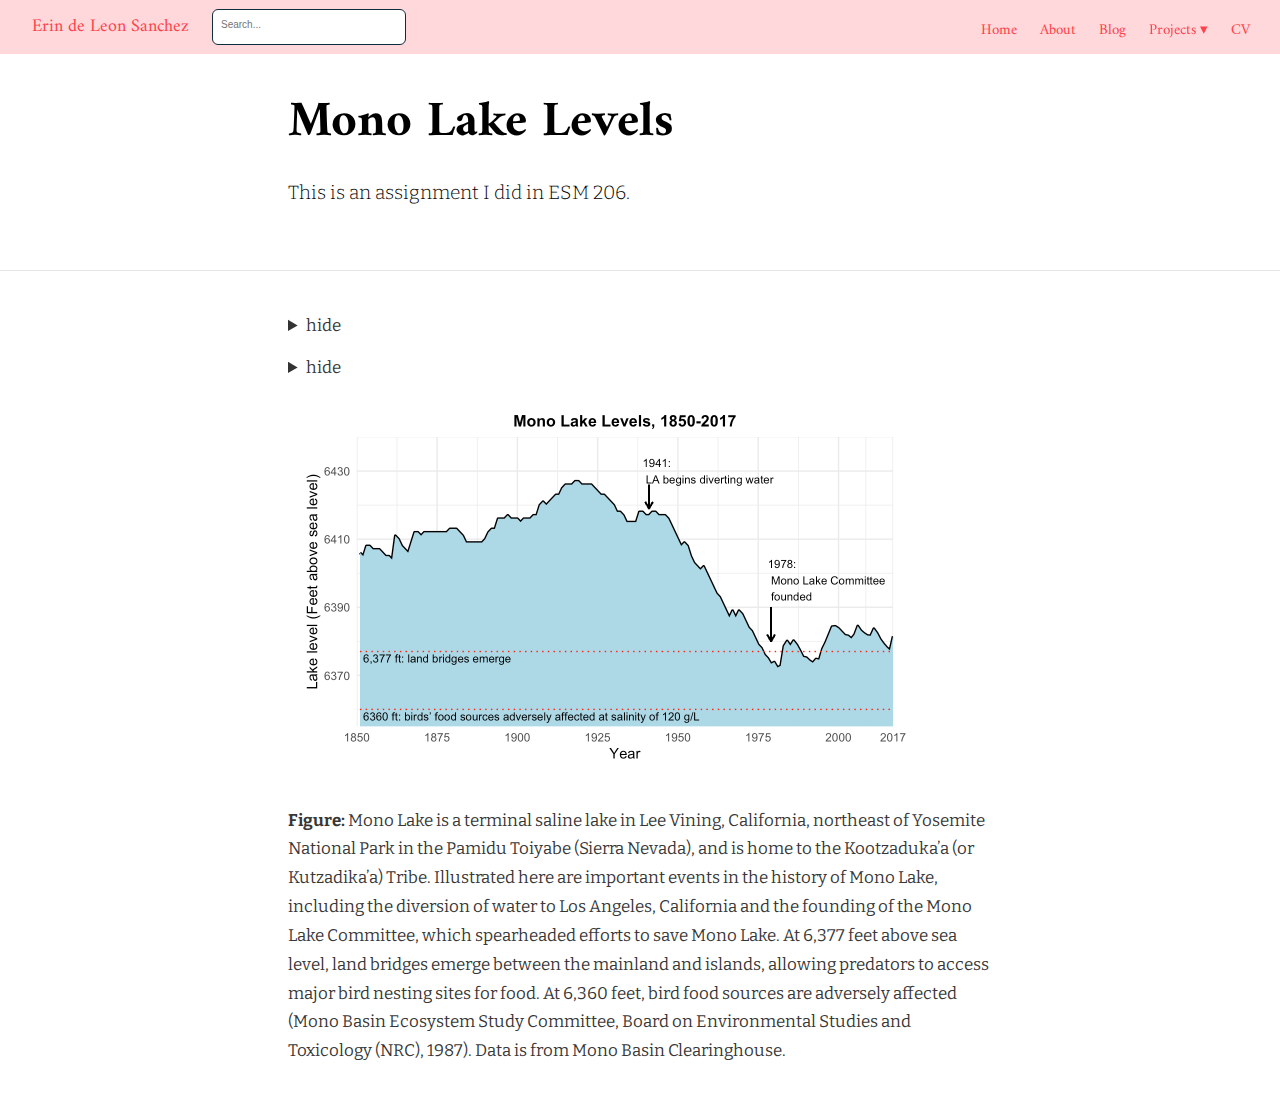
<file: docs/project4.html>
<!DOCTYPE html>

<html xmlns="http://www.w3.org/1999/xhtml" lang="" xml:lang="">

<head>
  <meta charset="utf-8"/>
  <meta name="viewport" content="width=device-width, initial-scale=1"/>
  <meta http-equiv="X-UA-Compatible" content="IE=Edge,chrome=1"/>
  <meta name="generator" content="distill" />

  <style type="text/css">
  /* Hide doc at startup (prevent jankiness while JS renders/transforms) */
  body {
    visibility: hidden;
  }
  </style>

 <!--radix_placeholder_import_source-->
 <!--/radix_placeholder_import_source-->

<style type="text/css">code{white-space: pre;}</style>
<style type="text/css" data-origin="pandoc">
pre > code.sourceCode { white-space: pre; position: relative; }
pre > code.sourceCode > span { display: inline-block; line-height: 1.25; }
pre > code.sourceCode > span:empty { height: 1.2em; }
.sourceCode { overflow: visible; }
code.sourceCode > span { color: inherit; text-decoration: inherit; }
div.sourceCode { margin: 1em 0; }
pre.sourceCode { margin: 0; }
@media screen {
div.sourceCode { overflow: auto; }
}
@media print {
pre > code.sourceCode { white-space: pre-wrap; }
pre > code.sourceCode > span { text-indent: -5em; padding-left: 5em; }
}
pre.numberSource code
  { counter-reset: source-line 0; }
pre.numberSource code > span
  { position: relative; left: -4em; counter-increment: source-line; }
pre.numberSource code > span > a:first-child::before
  { content: counter(source-line);
    position: relative; left: -1em; text-align: right; vertical-align: baseline;
    border: none; display: inline-block;
    -webkit-touch-callout: none; -webkit-user-select: none;
    -khtml-user-select: none; -moz-user-select: none;
    -ms-user-select: none; user-select: none;
    padding: 0 4px; width: 4em;
    color: #aaaaaa;
  }
pre.numberSource { margin-left: 3em; border-left: 1px solid #aaaaaa;  padding-left: 4px; }
div.sourceCode
  {   }
@media screen {
pre > code.sourceCode > span > a:first-child::before { text-decoration: underline; }
}
code span.al { color: #ad0000; } /* Alert */
code span.an { color: #5e5e5e; } /* Annotation */
code span.at { } /* Attribute */
code span.bn { color: #ad0000; } /* BaseN */
code span.bu { } /* BuiltIn */
code span.cf { color: #007ba5; } /* ControlFlow */
code span.ch { color: #20794d; } /* Char */
code span.cn { color: #8f5902; } /* Constant */
code span.co { color: #5e5e5e; } /* Comment */
code span.cv { color: #5e5e5e; font-style: italic; } /* CommentVar */
code span.do { color: #5e5e5e; font-style: italic; } /* Documentation */
code span.dt { color: #ad0000; } /* DataType */
code span.dv { color: #ad0000; } /* DecVal */
code span.er { color: #ad0000; } /* Error */
code span.ex { } /* Extension */
code span.fl { color: #ad0000; } /* Float */
code span.fu { color: #4758ab; } /* Function */
code span.im { } /* Import */
code span.in { color: #5e5e5e; } /* Information */
code span.kw { color: #007ba5; } /* Keyword */
code span.op { color: #5e5e5e; } /* Operator */
code span.ot { color: #007ba5; } /* Other */
code span.pp { color: #ad0000; } /* Preprocessor */
code span.sc { color: #5e5e5e; } /* SpecialChar */
code span.ss { color: #20794d; } /* SpecialString */
code span.st { color: #20794d; } /* String */
code span.va { color: #111111; } /* Variable */
code span.vs { color: #20794d; } /* VerbatimString */
code span.wa { color: #5e5e5e; font-style: italic; } /* Warning */
</style>


  <!--radix_placeholder_meta_tags-->
  <title>Erin de Leon Sanchez: Mono Lake Levels</title>

  <meta property="description" itemprop="description" content="This is an assignment I did in ESM 206."/>



  <!--  https://developers.facebook.com/docs/sharing/webmasters#markup -->
  <meta property="og:title" content="Erin de Leon Sanchez: Mono Lake Levels"/>
  <meta property="og:type" content="article"/>
  <meta property="og:description" content="This is an assignment I did in ESM 206."/>
  <meta property="og:locale" content="en_US"/>
  <meta property="og:site_name" content="Erin de Leon Sanchez"/>

  <!--  https://dev.twitter.com/cards/types/summary -->
  <meta property="twitter:card" content="summary"/>
  <meta property="twitter:title" content="Erin de Leon Sanchez: Mono Lake Levels"/>
  <meta property="twitter:description" content="This is an assignment I did in ESM 206."/>

  <!--/radix_placeholder_meta_tags-->
  <!--radix_placeholder_rmarkdown_metadata-->

  <script type="text/json" id="radix-rmarkdown-metadata">
  {"type":"list","attributes":{"names":{"type":"character","attributes":{},"value":["title","description","output"]}},"value":[{"type":"character","attributes":{},"value":["Mono Lake Levels"]},{"type":"character","attributes":{},"value":["This is an assignment I did in ESM 206.\n"]},{"type":"list","attributes":{"names":{"type":"character","attributes":{},"value":["distill::distill_article"]}},"value":[{"type":"list","attributes":{"names":{"type":"character","attributes":{},"value":["code_folding"]}},"value":[{"type":"character","attributes":{},"value":["hide"]}]}]}]}
  </script>
  <!--/radix_placeholder_rmarkdown_metadata-->
  <!--radix_placeholder_navigation_in_header-->
  <meta name="distill:offset" content=""/>

  <script type="application/javascript">

    window.headroom_prevent_pin = false;

    window.document.addEventListener("DOMContentLoaded", function (event) {

      // initialize headroom for banner
      var header = $('header').get(0);
      var headerHeight = header.offsetHeight;
      var headroom = new Headroom(header, {
        tolerance: 5,
        onPin : function() {
          if (window.headroom_prevent_pin) {
            window.headroom_prevent_pin = false;
            headroom.unpin();
          }
        }
      });
      headroom.init();
      if(window.location.hash)
        headroom.unpin();
      $(header).addClass('headroom--transition');

      // offset scroll location for banner on hash change
      // (see: https://github.com/WickyNilliams/headroom.js/issues/38)
      window.addEventListener("hashchange", function(event) {
        window.scrollTo(0, window.pageYOffset - (headerHeight + 25));
      });

      // responsive menu
      $('.distill-site-header').each(function(i, val) {
        var topnav = $(this);
        var toggle = topnav.find('.nav-toggle');
        toggle.on('click', function() {
          topnav.toggleClass('responsive');
        });
      });

      // nav dropdowns
      $('.nav-dropbtn').click(function(e) {
        $(this).next('.nav-dropdown-content').toggleClass('nav-dropdown-active');
        $(this).parent().siblings('.nav-dropdown')
           .children('.nav-dropdown-content').removeClass('nav-dropdown-active');
      });
      $("body").click(function(e){
        $('.nav-dropdown-content').removeClass('nav-dropdown-active');
      });
      $(".nav-dropdown").click(function(e){
        e.stopPropagation();
      });
    });
  </script>

  <style type="text/css">

  /* Theme (user-documented overrideables for nav appearance) */

  .distill-site-nav {
    color: rgba(255, 255, 255, 0.8);
    background-color: #0F2E3D;
    font-size: 15px;
    font-weight: 300;
  }

  .distill-site-nav a {
    color: inherit;
    text-decoration: none;
  }

  .distill-site-nav a:hover {
    color: white;
  }

  @media print {
    .distill-site-nav {
      display: none;
    }
  }

  .distill-site-header {

  }

  .distill-site-footer {

  }


  /* Site Header */

  .distill-site-header {
    width: 100%;
    box-sizing: border-box;
    z-index: 3;
  }

  .distill-site-header .nav-left {
    display: inline-block;
    margin-left: 8px;
  }

  @media screen and (max-width: 768px) {
    .distill-site-header .nav-left {
      margin-left: 0;
    }
  }


  .distill-site-header .nav-right {
    float: right;
    margin-right: 8px;
  }

  .distill-site-header a,
  .distill-site-header .title {
    display: inline-block;
    text-align: center;
    padding: 14px 10px 14px 10px;
  }

  .distill-site-header .title {
    font-size: 18px;
    min-width: 150px;
  }

  .distill-site-header .logo {
    padding: 0;
  }

  .distill-site-header .logo img {
    display: none;
    max-height: 20px;
    width: auto;
    margin-bottom: -4px;
  }

  .distill-site-header .nav-image img {
    max-height: 18px;
    width: auto;
    display: inline-block;
    margin-bottom: -3px;
  }



  @media screen and (min-width: 1000px) {
    .distill-site-header .logo img {
      display: inline-block;
    }
    .distill-site-header .nav-left {
      margin-left: 20px;
    }
    .distill-site-header .nav-right {
      margin-right: 20px;
    }
    .distill-site-header .title {
      padding-left: 12px;
    }
  }


  .distill-site-header .nav-toggle {
    display: none;
  }

  .nav-dropdown {
    display: inline-block;
    position: relative;
  }

  .nav-dropdown .nav-dropbtn {
    border: none;
    outline: none;
    color: rgba(255, 255, 255, 0.8);
    padding: 16px 10px;
    background-color: transparent;
    font-family: inherit;
    font-size: inherit;
    font-weight: inherit;
    margin: 0;
    margin-top: 1px;
    z-index: 2;
  }

  .nav-dropdown-content {
    display: none;
    position: absolute;
    background-color: white;
    min-width: 200px;
    border: 1px solid rgba(0,0,0,0.15);
    border-radius: 4px;
    box-shadow: 0px 8px 16px 0px rgba(0,0,0,0.1);
    z-index: 1;
    margin-top: 2px;
    white-space: nowrap;
    padding-top: 4px;
    padding-bottom: 4px;
  }

  .nav-dropdown-content hr {
    margin-top: 4px;
    margin-bottom: 4px;
    border: none;
    border-bottom: 1px solid rgba(0, 0, 0, 0.1);
  }

  .nav-dropdown-active {
    display: block;
  }

  .nav-dropdown-content a, .nav-dropdown-content .nav-dropdown-header {
    color: black;
    padding: 6px 24px;
    text-decoration: none;
    display: block;
    text-align: left;
  }

  .nav-dropdown-content .nav-dropdown-header {
    display: block;
    padding: 5px 24px;
    padding-bottom: 0;
    text-transform: uppercase;
    font-size: 14px;
    color: #999999;
    white-space: nowrap;
  }

  .nav-dropdown:hover .nav-dropbtn {
    color: white;
  }

  .nav-dropdown-content a:hover {
    background-color: #ddd;
    color: black;
  }

  .nav-right .nav-dropdown-content {
    margin-left: -45%;
    right: 0;
  }

  @media screen and (max-width: 768px) {
    .distill-site-header a, .distill-site-header .nav-dropdown  {display: none;}
    .distill-site-header a.nav-toggle {
      float: right;
      display: block;
    }
    .distill-site-header .title {
      margin-left: 0;
    }
    .distill-site-header .nav-right {
      margin-right: 0;
    }
    .distill-site-header {
      overflow: hidden;
    }
    .nav-right .nav-dropdown-content {
      margin-left: 0;
    }
  }


  @media screen and (max-width: 768px) {
    .distill-site-header.responsive {position: relative; min-height: 500px; }
    .distill-site-header.responsive a.nav-toggle {
      position: absolute;
      right: 0;
      top: 0;
    }
    .distill-site-header.responsive a,
    .distill-site-header.responsive .nav-dropdown {
      display: block;
      text-align: left;
    }
    .distill-site-header.responsive .nav-left,
    .distill-site-header.responsive .nav-right {
      width: 100%;
    }
    .distill-site-header.responsive .nav-dropdown {float: none;}
    .distill-site-header.responsive .nav-dropdown-content {position: relative;}
    .distill-site-header.responsive .nav-dropdown .nav-dropbtn {
      display: block;
      width: 100%;
      text-align: left;
    }
  }

  /* Site Footer */

  .distill-site-footer {
    width: 100%;
    overflow: hidden;
    box-sizing: border-box;
    z-index: 3;
    margin-top: 30px;
    padding-top: 30px;
    padding-bottom: 30px;
    text-align: center;
  }

  /* Headroom */

  d-title {
    padding-top: 6rem;
  }

  @media print {
    d-title {
      padding-top: 4rem;
    }
  }

  .headroom {
    z-index: 1000;
    position: fixed;
    top: 0;
    left: 0;
    right: 0;
  }

  .headroom--transition {
    transition: all .4s ease-in-out;
  }

  .headroom--unpinned {
    top: -100px;
  }

  .headroom--pinned {
    top: 0;
  }

  /* adjust viewport for navbar height */
  /* helps vertically center bootstrap (non-distill) content */
  .min-vh-100 {
    min-height: calc(100vh - 100px) !important;
  }

  </style>

  <script src="site_libs/jquery-3.6.0/jquery-3.6.0.min.js"></script>
  <link href="site_libs/font-awesome-5.1.0/css/all.css" rel="stylesheet"/>
  <link href="site_libs/font-awesome-5.1.0/css/v4-shims.css" rel="stylesheet"/>
  <script src="site_libs/headroom-0.9.4/headroom.min.js"></script>
  <script src="site_libs/autocomplete-0.37.1/autocomplete.min.js"></script>
  <script src="site_libs/fuse-6.4.1/fuse.min.js"></script>

  <script type="application/javascript">

  function getMeta(metaName) {
    var metas = document.getElementsByTagName('meta');
    for (let i = 0; i < metas.length; i++) {
      if (metas[i].getAttribute('name') === metaName) {
        return metas[i].getAttribute('content');
      }
    }
    return '';
  }

  function offsetURL(url) {
    var offset = getMeta('distill:offset');
    return offset ? offset + '/' + url : url;
  }

  function createFuseIndex() {

    // create fuse index
    var options = {
      keys: [
        { name: 'title', weight: 20 },
        { name: 'categories', weight: 15 },
        { name: 'description', weight: 10 },
        { name: 'contents', weight: 5 },
      ],
      ignoreLocation: true,
      threshold: 0
    };
    var fuse = new window.Fuse([], options);

    // fetch the main search.json
    return fetch(offsetURL('search.json'))
      .then(function(response) {
        if (response.status == 200) {
          return response.json().then(function(json) {
            // index main articles
            json.articles.forEach(function(article) {
              fuse.add(article);
            });
            // download collections and index their articles
            return Promise.all(json.collections.map(function(collection) {
              return fetch(offsetURL(collection)).then(function(response) {
                if (response.status === 200) {
                  return response.json().then(function(articles) {
                    articles.forEach(function(article) {
                      fuse.add(article);
                    });
                  })
                } else {
                  return Promise.reject(
                    new Error('Unexpected status from search index request: ' +
                              response.status)
                  );
                }
              });
            })).then(function() {
              return fuse;
            });
          });

        } else {
          return Promise.reject(
            new Error('Unexpected status from search index request: ' +
                        response.status)
          );
        }
      });
  }

  window.document.addEventListener("DOMContentLoaded", function (event) {

    // get search element (bail if we don't have one)
    var searchEl = window.document.getElementById('distill-search');
    if (!searchEl)
      return;

    createFuseIndex()
      .then(function(fuse) {

        // make search box visible
        searchEl.classList.remove('hidden');

        // initialize autocomplete
        var options = {
          autoselect: true,
          hint: false,
          minLength: 2,
        };
        window.autocomplete(searchEl, options, [{
          source: function(query, callback) {
            const searchOptions = {
              isCaseSensitive: false,
              shouldSort: true,
              minMatchCharLength: 2,
              limit: 10,
            };
            var results = fuse.search(query, searchOptions);
            callback(results
              .map(function(result) { return result.item; })
            );
          },
          templates: {
            suggestion: function(suggestion) {
              var img = suggestion.preview && Object.keys(suggestion.preview).length > 0
                ? `<img src="${offsetURL(suggestion.preview)}"</img>`
                : '';
              var html = `
                <div class="search-item">
                  <h3>${suggestion.title}</h3>
                  <div class="search-item-description">
                    ${suggestion.description || ''}
                  </div>
                  <div class="search-item-preview">
                    ${img}
                  </div>
                </div>
              `;
              return html;
            }
          }
        }]).on('autocomplete:selected', function(event, suggestion) {
          window.location.href = offsetURL(suggestion.path);
        });
        // remove inline display style on autocompleter (we want to
        // manage responsive display via css)
        $('.algolia-autocomplete').css("display", "");
      })
      .catch(function(error) {
        console.log(error);
      });

  });

  </script>

  <style type="text/css">

  .nav-search {
    font-size: x-small;
  }

  /* Algolioa Autocomplete */

  .algolia-autocomplete {
    display: inline-block;
    margin-left: 10px;
    vertical-align: sub;
    background-color: white;
    color: black;
    padding: 6px;
    padding-top: 8px;
    padding-bottom: 0;
    border-radius: 6px;
    border: 1px #0F2E3D solid;
    width: 180px;
  }


  @media screen and (max-width: 768px) {
    .distill-site-nav .algolia-autocomplete {
      display: none;
      visibility: hidden;
    }
    .distill-site-nav.responsive .algolia-autocomplete {
      display: inline-block;
      visibility: visible;
    }
    .distill-site-nav.responsive .algolia-autocomplete .aa-dropdown-menu {
      margin-left: 0;
      width: 400px;
      max-height: 400px;
    }
  }

  .algolia-autocomplete .aa-input, .algolia-autocomplete .aa-hint {
    width: 90%;
    outline: none;
    border: none;
  }

  .algolia-autocomplete .aa-hint {
    color: #999;
  }
  .algolia-autocomplete .aa-dropdown-menu {
    width: 550px;
    max-height: 70vh;
    overflow-x: visible;
    overflow-y: scroll;
    padding: 5px;
    margin-top: 3px;
    margin-left: -150px;
    background-color: #fff;
    border-radius: 5px;
    border: 1px solid #999;
    border-top: none;
  }

  .algolia-autocomplete .aa-dropdown-menu .aa-suggestion {
    cursor: pointer;
    padding: 5px 4px;
    border-bottom: 1px solid #eee;
  }

  .algolia-autocomplete .aa-dropdown-menu .aa-suggestion:last-of-type {
    border-bottom: none;
    margin-bottom: 2px;
  }

  .algolia-autocomplete .aa-dropdown-menu .aa-suggestion .search-item {
    overflow: hidden;
    font-size: 0.8em;
    line-height: 1.4em;
  }

  .algolia-autocomplete .aa-dropdown-menu .aa-suggestion .search-item h3 {
    font-size: 1rem;
    margin-block-start: 0;
    margin-block-end: 5px;
  }

  .algolia-autocomplete .aa-dropdown-menu .aa-suggestion .search-item-description {
    display: inline-block;
    overflow: hidden;
    height: 2.8em;
    width: 80%;
    margin-right: 4%;
  }

  .algolia-autocomplete .aa-dropdown-menu .aa-suggestion .search-item-preview {
    display: inline-block;
    width: 15%;
  }

  .algolia-autocomplete .aa-dropdown-menu .aa-suggestion .search-item-preview img {
    height: 3em;
    width: auto;
    display: none;
  }

  .algolia-autocomplete .aa-dropdown-menu .aa-suggestion .search-item-preview img[src] {
    display: initial;
  }

  .algolia-autocomplete .aa-dropdown-menu .aa-suggestion.aa-cursor {
    background-color: #eee;
  }
  .algolia-autocomplete .aa-dropdown-menu .aa-suggestion em {
    font-weight: bold;
    font-style: normal;
  }

  </style>


  <!--/radix_placeholder_navigation_in_header-->
  <!--radix_placeholder_distill-->

  <style type="text/css">

  body {
    background-color: white;
  }

  .pandoc-table {
    width: 100%;
  }

  .pandoc-table>caption {
    margin-bottom: 10px;
  }

  .pandoc-table th:not([align]) {
    text-align: left;
  }

  .pagedtable-footer {
    font-size: 15px;
  }

  d-byline .byline {
    grid-template-columns: 2fr 2fr;
  }

  d-byline .byline h3 {
    margin-block-start: 1.5em;
  }

  d-byline .byline .authors-affiliations h3 {
    margin-block-start: 0.5em;
  }

  .authors-affiliations .orcid-id {
    width: 16px;
    height:16px;
    margin-left: 4px;
    margin-right: 4px;
    vertical-align: middle;
    padding-bottom: 2px;
  }

  d-title .dt-tags {
    margin-top: 1em;
    grid-column: text;
  }

  .dt-tags .dt-tag {
    text-decoration: none;
    display: inline-block;
    color: rgba(0,0,0,0.6);
    padding: 0em 0.4em;
    margin-right: 0.5em;
    margin-bottom: 0.4em;
    font-size: 70%;
    border: 1px solid rgba(0,0,0,0.2);
    border-radius: 3px;
    text-transform: uppercase;
    font-weight: 500;
  }

  d-article table.gt_table td,
  d-article table.gt_table th {
    border-bottom: none;
  }

  .html-widget {
    margin-bottom: 2.0em;
  }

  .l-screen-inset {
    padding-right: 16px;
  }

  .l-screen .caption {
    margin-left: 10px;
  }

  .shaded {
    background: rgb(247, 247, 247);
    padding-top: 20px;
    padding-bottom: 20px;
    border-top: 1px solid rgba(0, 0, 0, 0.1);
    border-bottom: 1px solid rgba(0, 0, 0, 0.1);
  }

  .shaded .html-widget {
    margin-bottom: 0;
    border: 1px solid rgba(0, 0, 0, 0.1);
  }

  .shaded .shaded-content {
    background: white;
  }

  .text-output {
    margin-top: 0;
    line-height: 1.5em;
  }

  .hidden {
    display: none !important;
  }

  d-article {
    padding-top: 2.5rem;
    padding-bottom: 30px;
  }

  d-appendix {
    padding-top: 30px;
  }

  d-article>p>img {
    width: 100%;
  }

  d-article h2 {
    margin: 1rem 0 1.5rem 0;
  }

  d-article h3 {
    margin-top: 1.5rem;
  }

  d-article iframe {
    border: 1px solid rgba(0, 0, 0, 0.1);
    margin-bottom: 2.0em;
    width: 100%;
  }

  /* Tweak code blocks */

  d-article div.sourceCode code,
  d-article pre code {
    font-family: Consolas, Monaco, 'Andale Mono', 'Ubuntu Mono', monospace;
  }

  d-article pre,
  d-article div.sourceCode,
  d-article div.sourceCode pre {
    overflow: auto;
  }

  d-article div.sourceCode {
    background-color: white;
  }

  d-article div.sourceCode pre {
    padding-left: 10px;
    font-size: 12px;
    border-left: 2px solid rgba(0,0,0,0.1);
  }

  d-article pre {
    font-size: 12px;
    color: black;
    background: none;
    margin-top: 0;
    text-align: left;
    white-space: pre;
    word-spacing: normal;
    word-break: normal;
    word-wrap: normal;
    line-height: 1.5;

    -moz-tab-size: 4;
    -o-tab-size: 4;
    tab-size: 4;

    -webkit-hyphens: none;
    -moz-hyphens: none;
    -ms-hyphens: none;
    hyphens: none;
  }

  d-article pre a {
    border-bottom: none;
  }

  d-article pre a:hover {
    border-bottom: none;
    text-decoration: underline;
  }

  d-article details {
    grid-column: text;
    margin-bottom: 0.8em;
  }

  @media(min-width: 768px) {

  d-article pre,
  d-article div.sourceCode,
  d-article div.sourceCode pre {
    overflow: visible !important;
  }

  d-article div.sourceCode pre {
    padding-left: 18px;
    font-size: 14px;
  }

  d-article pre {
    font-size: 14px;
  }

  }

  figure img.external {
    background: white;
    border: 1px solid rgba(0, 0, 0, 0.1);
    box-shadow: 0 1px 8px rgba(0, 0, 0, 0.1);
    padding: 18px;
    box-sizing: border-box;
  }

  /* CSS for d-contents */

  .d-contents {
    grid-column: text;
    color: rgba(0,0,0,0.8);
    font-size: 0.9em;
    padding-bottom: 1em;
    margin-bottom: 1em;
    padding-bottom: 0.5em;
    margin-bottom: 1em;
    padding-left: 0.25em;
    justify-self: start;
  }

  @media(min-width: 1000px) {
    .d-contents.d-contents-float {
      height: 0;
      grid-column-start: 1;
      grid-column-end: 4;
      justify-self: center;
      padding-right: 3em;
      padding-left: 2em;
    }
  }

  .d-contents nav h3 {
    font-size: 18px;
    margin-top: 0;
    margin-bottom: 1em;
  }

  .d-contents li {
    list-style-type: none
  }

  .d-contents nav > ul {
    padding-left: 0;
  }

  .d-contents ul {
    padding-left: 1em
  }

  .d-contents nav ul li {
    margin-top: 0.6em;
    margin-bottom: 0.2em;
  }

  .d-contents nav a {
    font-size: 13px;
    border-bottom: none;
    text-decoration: none
    color: rgba(0, 0, 0, 0.8);
  }

  .d-contents nav a:hover {
    text-decoration: underline solid rgba(0, 0, 0, 0.6)
  }

  .d-contents nav > ul > li > a {
    font-weight: 600;
  }

  .d-contents nav > ul > li > ul {
    font-weight: inherit;
  }

  .d-contents nav > ul > li > ul > li {
    margin-top: 0.2em;
  }


  .d-contents nav ul {
    margin-top: 0;
    margin-bottom: 0.25em;
  }

  .d-article-with-toc h2:nth-child(2) {
    margin-top: 0;
  }


  /* Figure */

  .figure {
    position: relative;
    margin-bottom: 2.5em;
    margin-top: 1.5em;
  }

  .figure img {
    width: 100%;
  }

  .figure .caption {
    color: rgba(0, 0, 0, 0.6);
    font-size: 12px;
    line-height: 1.5em;
  }

  .figure img.external {
    background: white;
    border: 1px solid rgba(0, 0, 0, 0.1);
    box-shadow: 0 1px 8px rgba(0, 0, 0, 0.1);
    padding: 18px;
    box-sizing: border-box;
  }

  .figure .caption a {
    color: rgba(0, 0, 0, 0.6);
  }

  .figure .caption b,
  .figure .caption strong, {
    font-weight: 600;
    color: rgba(0, 0, 0, 1.0);
  }

  /* Citations */

  d-article .citation {
    color: inherit;
    cursor: inherit;
  }

  div.hanging-indent{
    margin-left: 1em; text-indent: -1em;
  }

  /* Citation hover box */

  .tippy-box[data-theme~=light-border] {
    background-color: rgba(250, 250, 250, 0.95);
  }

  .tippy-content > p {
    margin-bottom: 0;
    padding: 2px;
  }


  /* Tweak 1000px media break to show more text */

  @media(min-width: 1000px) {
    .base-grid,
    distill-header,
    d-title,
    d-abstract,
    d-article,
    d-appendix,
    distill-appendix,
    d-byline,
    d-footnote-list,
    d-citation-list,
    distill-footer {
      grid-template-columns: [screen-start] 1fr [page-start kicker-start] 80px [middle-start] 50px [text-start kicker-end] 65px 65px 65px 65px 65px 65px 65px 65px [text-end gutter-start] 65px [middle-end] 65px [page-end gutter-end] 1fr [screen-end];
      grid-column-gap: 16px;
    }

    .grid {
      grid-column-gap: 16px;
    }

    d-article {
      font-size: 1.06rem;
      line-height: 1.7em;
    }
    figure .caption, .figure .caption, figure figcaption {
      font-size: 13px;
    }
  }

  @media(min-width: 1180px) {
    .base-grid,
    distill-header,
    d-title,
    d-abstract,
    d-article,
    d-appendix,
    distill-appendix,
    d-byline,
    d-footnote-list,
    d-citation-list,
    distill-footer {
      grid-template-columns: [screen-start] 1fr [page-start kicker-start] 60px [middle-start] 60px [text-start kicker-end] 60px 60px 60px 60px 60px 60px 60px 60px [text-end gutter-start] 60px [middle-end] 60px [page-end gutter-end] 1fr [screen-end];
      grid-column-gap: 32px;
    }

    .grid {
      grid-column-gap: 32px;
    }
  }


  /* Get the citation styles for the appendix (not auto-injected on render since
     we do our own rendering of the citation appendix) */

  d-appendix .citation-appendix,
  .d-appendix .citation-appendix {
    font-size: 11px;
    line-height: 15px;
    border-left: 1px solid rgba(0, 0, 0, 0.1);
    padding-left: 18px;
    border: 1px solid rgba(0,0,0,0.1);
    background: rgba(0, 0, 0, 0.02);
    padding: 10px 18px;
    border-radius: 3px;
    color: rgba(150, 150, 150, 1);
    overflow: hidden;
    margin-top: -12px;
    white-space: pre-wrap;
    word-wrap: break-word;
  }

  /* Include appendix styles here so they can be overridden */

  d-appendix {
    contain: layout style;
    font-size: 0.8em;
    line-height: 1.7em;
    margin-top: 60px;
    margin-bottom: 0;
    border-top: 1px solid rgba(0, 0, 0, 0.1);
    color: rgba(0,0,0,0.5);
    padding-top: 60px;
    padding-bottom: 48px;
  }

  d-appendix h3 {
    grid-column: page-start / text-start;
    font-size: 15px;
    font-weight: 500;
    margin-top: 1em;
    margin-bottom: 0;
    color: rgba(0,0,0,0.65);
  }

  d-appendix h3 + * {
    margin-top: 1em;
  }

  d-appendix ol {
    padding: 0 0 0 15px;
  }

  @media (min-width: 768px) {
    d-appendix ol {
      padding: 0 0 0 30px;
      margin-left: -30px;
    }
  }

  d-appendix li {
    margin-bottom: 1em;
  }

  d-appendix a {
    color: rgba(0, 0, 0, 0.6);
  }

  d-appendix > * {
    grid-column: text;
  }

  d-appendix > d-footnote-list,
  d-appendix > d-citation-list,
  d-appendix > distill-appendix {
    grid-column: screen;
  }

  /* Include footnote styles here so they can be overridden */

  d-footnote-list {
    contain: layout style;
  }

  d-footnote-list > * {
    grid-column: text;
  }

  d-footnote-list a.footnote-backlink {
    color: rgba(0,0,0,0.3);
    padding-left: 0.5em;
  }



  /* Anchor.js */

  .anchorjs-link {
    /*transition: all .25s linear; */
    text-decoration: none;
    border-bottom: none;
  }
  *:hover > .anchorjs-link {
    margin-left: -1.125em !important;
    text-decoration: none;
    border-bottom: none;
  }

  /* Social footer */

  .social_footer {
    margin-top: 30px;
    margin-bottom: 0;
    color: rgba(0,0,0,0.67);
  }

  .disqus-comments {
    margin-right: 30px;
  }

  .disqus-comment-count {
    border-bottom: 1px solid rgba(0, 0, 0, 0.4);
    cursor: pointer;
  }

  #disqus_thread {
    margin-top: 30px;
  }

  .article-sharing a {
    border-bottom: none;
    margin-right: 8px;
  }

  .article-sharing a:hover {
    border-bottom: none;
  }

  .sidebar-section.subscribe {
    font-size: 12px;
    line-height: 1.6em;
  }

  .subscribe p {
    margin-bottom: 0.5em;
  }


  .article-footer .subscribe {
    font-size: 15px;
    margin-top: 45px;
  }


  .sidebar-section.custom {
    font-size: 12px;
    line-height: 1.6em;
  }

  .custom p {
    margin-bottom: 0.5em;
  }

  /* Styles for listing layout (hide title) */
  .layout-listing d-title, .layout-listing .d-title {
    display: none;
  }

  /* Styles for posts lists (not auto-injected) */


  .posts-with-sidebar {
    padding-left: 45px;
    padding-right: 45px;
  }

  .posts-list .description h2,
  .posts-list .description p {
    font-family: -apple-system, BlinkMacSystemFont, "Segoe UI", Roboto, Oxygen, Ubuntu, Cantarell, "Fira Sans", "Droid Sans", "Helvetica Neue", Arial, sans-serif;
  }

  .posts-list .description h2 {
    font-weight: 700;
    border-bottom: none;
    padding-bottom: 0;
  }

  .posts-list h2.post-tag {
    border-bottom: 1px solid rgba(0, 0, 0, 0.2);
    padding-bottom: 12px;
  }
  .posts-list {
    margin-top: 60px;
    margin-bottom: 24px;
  }

  .posts-list .post-preview {
    text-decoration: none;
    overflow: hidden;
    display: block;
    border-bottom: 1px solid rgba(0, 0, 0, 0.1);
    padding: 24px 0;
  }

  .post-preview-last {
    border-bottom: none !important;
  }

  .posts-list .posts-list-caption {
    grid-column: screen;
    font-weight: 400;
  }

  .posts-list .post-preview h2 {
    margin: 0 0 6px 0;
    line-height: 1.2em;
    font-style: normal;
    font-size: 24px;
  }

  .posts-list .post-preview p {
    margin: 0 0 12px 0;
    line-height: 1.4em;
    font-size: 16px;
  }

  .posts-list .post-preview .thumbnail {
    box-sizing: border-box;
    margin-bottom: 24px;
    position: relative;
    max-width: 500px;
  }
  .posts-list .post-preview img {
    width: 100%;
    display: block;
  }

  .posts-list .metadata {
    font-size: 12px;
    line-height: 1.4em;
    margin-bottom: 18px;
  }

  .posts-list .metadata > * {
    display: inline-block;
  }

  .posts-list .metadata .publishedDate {
    margin-right: 2em;
  }

  .posts-list .metadata .dt-authors {
    display: block;
    margin-top: 0.3em;
    margin-right: 2em;
  }

  .posts-list .dt-tags {
    display: block;
    line-height: 1em;
  }

  .posts-list .dt-tags .dt-tag {
    display: inline-block;
    color: rgba(0,0,0,0.6);
    padding: 0.3em 0.4em;
    margin-right: 0.2em;
    margin-bottom: 0.4em;
    font-size: 60%;
    border: 1px solid rgba(0,0,0,0.2);
    border-radius: 3px;
    text-transform: uppercase;
    font-weight: 500;
  }

  .posts-list img {
    opacity: 1;
  }

  .posts-list img[data-src] {
    opacity: 0;
  }

  .posts-more {
    clear: both;
  }


  .posts-sidebar {
    font-size: 16px;
  }

  .posts-sidebar h3 {
    font-size: 16px;
    margin-top: 0;
    margin-bottom: 0.5em;
    font-weight: 400;
    text-transform: uppercase;
  }

  .sidebar-section {
    margin-bottom: 30px;
  }

  .categories ul {
    list-style-type: none;
    margin: 0;
    padding: 0;
  }

  .categories li {
    color: rgba(0, 0, 0, 0.8);
    margin-bottom: 0;
  }

  .categories li>a {
    border-bottom: none;
  }

  .categories li>a:hover {
    border-bottom: 1px solid rgba(0, 0, 0, 0.4);
  }

  .categories .active {
    font-weight: 600;
  }

  .categories .category-count {
    color: rgba(0, 0, 0, 0.4);
  }


  @media(min-width: 768px) {
    .posts-list .post-preview h2 {
      font-size: 26px;
    }
    .posts-list .post-preview .thumbnail {
      float: right;
      width: 30%;
      margin-bottom: 0;
    }
    .posts-list .post-preview .description {
      float: left;
      width: 45%;
    }
    .posts-list .post-preview .metadata {
      float: left;
      width: 20%;
      margin-top: 8px;
    }
    .posts-list .post-preview p {
      margin: 0 0 12px 0;
      line-height: 1.5em;
      font-size: 16px;
    }
    .posts-with-sidebar .posts-list {
      float: left;
      width: 75%;
    }
    .posts-with-sidebar .posts-sidebar {
      float: right;
      width: 20%;
      margin-top: 60px;
      padding-top: 24px;
      padding-bottom: 24px;
    }
  }


  /* Improve display for browsers without grid (IE/Edge <= 15) */

  .downlevel {
    line-height: 1.6em;
    font-family: -apple-system, BlinkMacSystemFont, "Segoe UI", Roboto, Oxygen, Ubuntu, Cantarell, "Fira Sans", "Droid Sans", "Helvetica Neue", Arial, sans-serif;
    margin: 0;
  }

  .downlevel .d-title {
    padding-top: 6rem;
    padding-bottom: 1.5rem;
  }

  .downlevel .d-title h1 {
    font-size: 50px;
    font-weight: 700;
    line-height: 1.1em;
    margin: 0 0 0.5rem;
  }

  .downlevel .d-title p {
    font-weight: 300;
    font-size: 1.2rem;
    line-height: 1.55em;
    margin-top: 0;
  }

  .downlevel .d-byline {
    padding-top: 0.8em;
    padding-bottom: 0.8em;
    font-size: 0.8rem;
    line-height: 1.8em;
  }

  .downlevel .section-separator {
    border: none;
    border-top: 1px solid rgba(0, 0, 0, 0.1);
  }

  .downlevel .d-article {
    font-size: 1.06rem;
    line-height: 1.7em;
    padding-top: 1rem;
    padding-bottom: 2rem;
  }


  .downlevel .d-appendix {
    padding-left: 0;
    padding-right: 0;
    max-width: none;
    font-size: 0.8em;
    line-height: 1.7em;
    margin-bottom: 0;
    color: rgba(0,0,0,0.5);
    padding-top: 40px;
    padding-bottom: 48px;
  }

  .downlevel .footnotes ol {
    padding-left: 13px;
  }

  .downlevel .base-grid,
  .downlevel .distill-header,
  .downlevel .d-title,
  .downlevel .d-abstract,
  .downlevel .d-article,
  .downlevel .d-appendix,
  .downlevel .distill-appendix,
  .downlevel .d-byline,
  .downlevel .d-footnote-list,
  .downlevel .d-citation-list,
  .downlevel .distill-footer,
  .downlevel .appendix-bottom,
  .downlevel .posts-container {
    padding-left: 40px;
    padding-right: 40px;
  }

  @media(min-width: 768px) {
    .downlevel .base-grid,
    .downlevel .distill-header,
    .downlevel .d-title,
    .downlevel .d-abstract,
    .downlevel .d-article,
    .downlevel .d-appendix,
    .downlevel .distill-appendix,
    .downlevel .d-byline,
    .downlevel .d-footnote-list,
    .downlevel .d-citation-list,
    .downlevel .distill-footer,
    .downlevel .appendix-bottom,
    .downlevel .posts-container {
    padding-left: 150px;
    padding-right: 150px;
    max-width: 900px;
  }
  }

  .downlevel pre code {
    display: block;
    border-left: 2px solid rgba(0, 0, 0, .1);
    padding: 0 0 0 20px;
    font-size: 14px;
  }

  .downlevel code, .downlevel pre {
    color: black;
    background: none;
    font-family: Consolas, Monaco, 'Andale Mono', 'Ubuntu Mono', monospace;
    text-align: left;
    white-space: pre;
    word-spacing: normal;
    word-break: normal;
    word-wrap: normal;
    line-height: 1.5;

    -moz-tab-size: 4;
    -o-tab-size: 4;
    tab-size: 4;

    -webkit-hyphens: none;
    -moz-hyphens: none;
    -ms-hyphens: none;
    hyphens: none;
  }

  .downlevel .posts-list .post-preview {
    color: inherit;
  }



  </style>

  <script type="application/javascript">

  function is_downlevel_browser() {
    if (bowser.isUnsupportedBrowser({ msie: "12", msedge: "16"},
                                   window.navigator.userAgent)) {
      return true;
    } else {
      return window.load_distill_framework === undefined;
    }
  }

  // show body when load is complete
  function on_load_complete() {

    // add anchors
    if (window.anchors) {
      window.anchors.options.placement = 'left';
      window.anchors.add('d-article > h2, d-article > h3, d-article > h4, d-article > h5');
    }


    // set body to visible
    document.body.style.visibility = 'visible';

    // force redraw for leaflet widgets
    if (window.HTMLWidgets) {
      var maps = window.HTMLWidgets.findAll(".leaflet");
      $.each(maps, function(i, el) {
        var map = this.getMap();
        map.invalidateSize();
        map.eachLayer(function(layer) {
          if (layer instanceof L.TileLayer)
            layer.redraw();
        });
      });
    }

    // trigger 'shown' so htmlwidgets resize
    $('d-article').trigger('shown');
  }

  function init_distill() {

    init_common();

    // create front matter
    var front_matter = $('<d-front-matter></d-front-matter>');
    $('#distill-front-matter').wrap(front_matter);

    // create d-title
    $('.d-title').changeElementType('d-title');

    // create d-byline
    var byline = $('<d-byline></d-byline>');
    $('.d-byline').replaceWith(byline);

    // create d-article
    var article = $('<d-article></d-article>');
    $('.d-article').wrap(article).children().unwrap();

    // move posts container into article
    $('.posts-container').appendTo($('d-article'));

    // create d-appendix
    $('.d-appendix').changeElementType('d-appendix');

    // flag indicating that we have appendix items
    var appendix = $('.appendix-bottom').children('h3').length > 0;

    // replace footnotes with <d-footnote>
    $('.footnote-ref').each(function(i, val) {
      appendix = true;
      var href = $(this).attr('href');
      var id = href.replace('#', '');
      var fn = $('#' + id);
      var fn_p = $('#' + id + '>p');
      fn_p.find('.footnote-back').remove();
      var text = fn_p.html();
      var dtfn = $('<d-footnote></d-footnote>');
      dtfn.html(text);
      $(this).replaceWith(dtfn);
    });
    // remove footnotes
    $('.footnotes').remove();

    // move refs into #references-listing
    $('#references-listing').replaceWith($('#refs'));

    $('h1.appendix, h2.appendix').each(function(i, val) {
      $(this).changeElementType('h3');
    });
    $('h3.appendix').each(function(i, val) {
      var id = $(this).attr('id');
      $('.d-contents a[href="#' + id + '"]').parent().remove();
      appendix = true;
      $(this).nextUntil($('h1, h2, h3')).addBack().appendTo($('d-appendix'));
    });

    // show d-appendix if we have appendix content
    $("d-appendix").css('display', appendix ? 'grid' : 'none');

    // localize layout chunks to just output
    $('.layout-chunk').each(function(i, val) {

      // capture layout
      var layout = $(this).attr('data-layout');

      // apply layout to markdown level block elements
      var elements = $(this).children().not('details, div.sourceCode, pre, script');
      elements.each(function(i, el) {
        var layout_div = $('<div class="' + layout + '"></div>');
        if (layout_div.hasClass('shaded')) {
          var shaded_content = $('<div class="shaded-content"></div>');
          $(this).wrap(shaded_content);
          $(this).parent().wrap(layout_div);
        } else {
          $(this).wrap(layout_div);
        }
      });


      // unwrap the layout-chunk div
      $(this).children().unwrap();
    });

    // remove code block used to force  highlighting css
    $('.distill-force-highlighting-css').parent().remove();

    // remove empty line numbers inserted by pandoc when using a
    // custom syntax highlighting theme
    $('code.sourceCode a:empty').remove();

    // load distill framework
    load_distill_framework();

    // wait for window.distillRunlevel == 4 to do post processing
    function distill_post_process() {

      if (!window.distillRunlevel || window.distillRunlevel < 4)
        return;

      // hide author/affiliations entirely if we have no authors
      var front_matter = JSON.parse($("#distill-front-matter").html());
      var have_authors = front_matter.authors && front_matter.authors.length > 0;
      if (!have_authors)
        $('d-byline').addClass('hidden');

      // article with toc class
      $('.d-contents').parent().addClass('d-article-with-toc');

      // strip links that point to #
      $('.authors-affiliations').find('a[href="#"]').removeAttr('href');

      // add orcid ids
      $('.authors-affiliations').find('.author').each(function(i, el) {
        var orcid_id = front_matter.authors[i].orcidID;
        if (orcid_id) {
          var a = $('<a></a>');
          a.attr('href', 'https://orcid.org/' + orcid_id);
          var img = $('<img></img>');
          img.addClass('orcid-id');
          img.attr('alt', 'ORCID ID');
          img.attr('src','[data-uri]');
          a.append(img);
          $(this).append(a);
        }
      });

      // hide elements of author/affiliations grid that have no value
      function hide_byline_column(caption) {
        $('d-byline').find('h3:contains("' + caption + '")').parent().css('visibility', 'hidden');
      }

      // affiliations
      var have_affiliations = false;
      for (var i = 0; i<front_matter.authors.length; ++i) {
        var author = front_matter.authors[i];
        if (author.affiliation !== "&nbsp;") {
          have_affiliations = true;
          break;
        }
      }
      if (!have_affiliations)
        $('d-byline').find('h3:contains("Affiliations")').css('visibility', 'hidden');

      // published date
      if (!front_matter.publishedDate)
        hide_byline_column("Published");

      // document object identifier
      var doi = $('d-byline').find('h3:contains("DOI")');
      var doi_p = doi.next().empty();
      if (!front_matter.doi) {
        // if we have a citation and valid citationText then link to that
        if ($('#citation').length > 0 && front_matter.citationText) {
          doi.html('Citation');
          $('<a href="#citation"></a>')
            .text(front_matter.citationText)
            .appendTo(doi_p);
        } else {
          hide_byline_column("DOI");
        }
      } else {
        $('<a></a>')
           .attr('href', "https://doi.org/" + front_matter.doi)
           .html(front_matter.doi)
           .appendTo(doi_p);
      }

       // change plural form of authors/affiliations
      if (front_matter.authors.length === 1) {
        var grid = $('.authors-affiliations');
        grid.children('h3:contains("Authors")').text('Author');
        grid.children('h3:contains("Affiliations")').text('Affiliation');
      }

      // remove d-appendix and d-footnote-list local styles
      $('d-appendix > style:first-child').remove();
      $('d-footnote-list > style:first-child').remove();

      // move appendix-bottom entries to the bottom
      $('.appendix-bottom').appendTo('d-appendix').children().unwrap();
      $('.appendix-bottom').remove();

      // hoverable references
      $('span.citation[data-cites]').each(function() {
        var refs = $(this).attr('data-cites').split(" ");
        var refHtml = refs.map(function(ref) {
          return "<p>" + $('#ref-' + ref).html() + "</p>";
        }).join("\n");
        window.tippy(this, {
          allowHTML: true,
          content: refHtml,
          maxWidth: 500,
          interactive: true,
          interactiveBorder: 10,
          theme: 'light-border',
          placement: 'bottom-start'
        });
      });

      // clear polling timer
      clearInterval(tid);

      // show body now that everything is ready
      on_load_complete();
    }

    var tid = setInterval(distill_post_process, 50);
    distill_post_process();

  }

  function init_downlevel() {

    init_common();

     // insert hr after d-title
    $('.d-title').after($('<hr class="section-separator"/>'));

    // check if we have authors
    var front_matter = JSON.parse($("#distill-front-matter").html());
    var have_authors = front_matter.authors && front_matter.authors.length > 0;

    // manage byline/border
    if (!have_authors)
      $('.d-byline').remove();
    $('.d-byline').after($('<hr class="section-separator"/>'));
    $('.d-byline a').remove();

    // remove toc
    $('.d-contents').remove();

    // move appendix elements
    $('h1.appendix, h2.appendix').each(function(i, val) {
      $(this).changeElementType('h3');
    });
    $('h3.appendix').each(function(i, val) {
      $(this).nextUntil($('h1, h2, h3')).addBack().appendTo($('.d-appendix'));
    });


    // inject headers into references and footnotes
    var refs_header = $('<h3></h3>');
    refs_header.text('References');
    $('#refs').prepend(refs_header);

    var footnotes_header = $('<h3></h3');
    footnotes_header.text('Footnotes');
    $('.footnotes').children('hr').first().replaceWith(footnotes_header);

    // move appendix-bottom entries to the bottom
    $('.appendix-bottom').appendTo('.d-appendix').children().unwrap();
    $('.appendix-bottom').remove();

    // remove appendix if it's empty
    if ($('.d-appendix').children().length === 0)
      $('.d-appendix').remove();

    // prepend separator above appendix
    $('.d-appendix').before($('<hr class="section-separator" style="clear: both"/>'));

    // trim code
    $('pre>code').each(function(i, val) {
      $(this).html($.trim($(this).html()));
    });

    // move posts-container right before article
    $('.posts-container').insertBefore($('.d-article'));

    $('body').addClass('downlevel');

    on_load_complete();
  }


  function init_common() {

    // jquery plugin to change element types
    (function($) {
      $.fn.changeElementType = function(newType) {
        var attrs = {};

        $.each(this[0].attributes, function(idx, attr) {
          attrs[attr.nodeName] = attr.nodeValue;
        });

        this.replaceWith(function() {
          return $("<" + newType + "/>", attrs).append($(this).contents());
        });
      };
    })(jQuery);

    // prevent underline for linked images
    $('a > img').parent().css({'border-bottom' : 'none'});

    // mark non-body figures created by knitr chunks as 100% width
    $('.layout-chunk').each(function(i, val) {
      var figures = $(this).find('img, .html-widget');
      if ($(this).attr('data-layout') !== "l-body") {
        figures.css('width', '100%');
      } else {
        figures.css('max-width', '100%');
        figures.filter("[width]").each(function(i, val) {
          var fig = $(this);
          fig.css('width', fig.attr('width') + 'px');
        });

      }
    });

    // auto-append index.html to post-preview links in file: protocol
    // and in rstudio ide preview
    $('.post-preview').each(function(i, val) {
      if (window.location.protocol === "file:")
        $(this).attr('href', $(this).attr('href') + "index.html");
    });

    // get rid of index.html references in header
    if (window.location.protocol !== "file:") {
      $('.distill-site-header a[href]').each(function(i,val) {
        $(this).attr('href', $(this).attr('href').replace("index.html", "./"));
      });
    }

    // add class to pandoc style tables
    $('tr.header').parent('thead').parent('table').addClass('pandoc-table');
    $('.kable-table').children('table').addClass('pandoc-table');

    // add figcaption style to table captions
    $('caption').parent('table').addClass("figcaption");

    // initialize posts list
    if (window.init_posts_list)
      window.init_posts_list();

    // implmement disqus comment link
    $('.disqus-comment-count').click(function() {
      window.headroom_prevent_pin = true;
      $('#disqus_thread').toggleClass('hidden');
      if (!$('#disqus_thread').hasClass('hidden')) {
        var offset = $(this).offset();
        $(window).resize();
        $('html, body').animate({
          scrollTop: offset.top - 35
        });
      }
    });
  }

  document.addEventListener('DOMContentLoaded', function() {
    if (is_downlevel_browser())
      init_downlevel();
    else
      window.addEventListener('WebComponentsReady', init_distill);
  });

  </script>

  <style type="text/css">
  /* base variables */

  /* Edit the CSS properties in this file to create a custom
     Distill theme. Only edit values in the right column
     for each row; values shown are the CSS defaults.
     To return any property to the default,
     you may set its value to: unset
     All rows must end with a semi-colon.                      */

  /* Optional: embed custom fonts here with `@import`          */
  /* This must remain at the top of this file.                 */



  html {
    /*-- Main font sizes --*/
    --title-size:      50px;
    --body-size:       1.06rem;
    --code-size:       14px;
    --aside-size:      12px;
    --fig-cap-size:    13px;
    /*-- Main font colors --*/
    --title-color:     #000000;
    --header-color:    rgba(0, 0, 0, 0.8);
    --body-color:      rgba(0, 0, 0, 0.8);
    --aside-color:     rgba(0, 0, 0, 0.6);
    --fig-cap-color:   rgba(0, 0, 0, 0.6);
    /*-- Specify custom fonts ~~~ must be imported above   --*/
    --heading-font:    sans-serif;
    --mono-font:       monospace;
    --body-font:       sans-serif;
    --navbar-font:     sans-serif;  /* websites + blogs only */
  }

  /*-- ARTICLE METADATA --*/
  d-byline {
    --heading-size:    0.6rem;
    --heading-color:   rgba(0, 0, 0, 0.5);
    --body-size:       0.8rem;
    --body-color:      rgba(0, 0, 0, 0.8);
  }

  /*-- ARTICLE TABLE OF CONTENTS --*/
  .d-contents {
    --heading-size:    18px;
    --contents-size:   13px;
  }

  /*-- ARTICLE APPENDIX --*/
  d-appendix {
    --heading-size:    15px;
    --heading-color:   rgba(0, 0, 0, 0.65);
    --text-size:       0.8em;
    --text-color:      rgba(0, 0, 0, 0.5);
  }

  /*-- WEBSITE HEADER + FOOTER --*/
  /* These properties only apply to Distill sites and blogs  */

  .distill-site-header {
    --title-size:       18px;
    --text-color:       rgba(255, 255, 255, 0.8);
    --text-size:        15px;
    --hover-color:      white;
    --bkgd-color:       #0F2E3D;
  }

  .distill-site-footer {
    --text-color:       rgba(255, 255, 255, 0.8);
    --text-size:        15px;
    --hover-color:      white;
    --bkgd-color:       #0F2E3D;
  }

  /*-- Additional custom styles --*/
  /* Add any additional CSS rules below                      */
  </style>
  <style type="text/css">
  /* base variables */

  /* Edit the CSS properties in this file to create a custom
     Distill theme. Only edit values in the right column
     for each row; values shown are the CSS defaults.
     To return any property to the default,
     you may set its value to: unset
     All rows must end with a semi-colon.                      */

  /* Optional: embed custom fonts here with `@import`          */
  /* This must remain at the top of this file.                 */
  /* Optional: embed custom fonts here with `@import`          */
  /* This must remain at the top of this file.                 */
  @import url('https://fonts.googleapis.com/css2?family=Amiri');
  @import url('https://fonts.googleapis.com/css2?family=Bitter');
  @import url('https://fonts.googleapis.com/css2?family=DM+Mono');

  html {
    /*-- Main font sizes --*/
    --title-size:      50px;
    --body-size:       1.06rem;
    --code-size:       14px;
    --aside-size:      12px;
    --fig-cap-size:    13px;
    /*-- Main font colors --*/
    --title-color:     #000000;
    --header-color:    rgba(0, 0, 0, 0.8);
    --body-color:      rgba(0, 0, 0, 0.8);
    --aside-color:     rgba(0, 0, 0, 0.6);
    --fig-cap-color:   rgba(0, 0, 0, 0.6);
    /*-- Specify custom fonts ~~~ must be imported above   --*/
    --heading-font:    "Amiri", serif;
    --mono-font:       "DM Mono", monospace;
    --body-font:       "Bitter", sans-serif;
    --navbar-font:     "Amiri", serif;
  }

  /*-- ARTICLE METADATA --*/
  d-byline {
    --heading-size:    0.6rem;
    --heading-color:   rgba(0, 0, 0, 0.5);
    --body-size:       0.8rem;
    --body-color:      rgba(0, 0, 0, 0.8);
  }

  /*-- ARTICLE TABLE OF CONTENTS --*/
  .d-contents {
    --heading-size:    18px;
    --contents-size:   13px;
  }

  /*-- ARTICLE APPENDIX --*/
  d-appendix {
    --heading-size:    15px;
    --heading-color:   rgba(0, 0, 0, 0.65);
    --text-size:       0.8em;
    --text-color:      rgba(0, 0, 0, 0.5);
  }

  /*-- WEBSITE HEADER + FOOTER --*/
  /* These properties only apply to Distill sites and blogs  */

  .distill-site-header {
    --title-size:       18px;    
    --text-color:       #ff414b; /* edited */
    --text-size:        15px;
    --hover-color:      #dd424c; /* edited */
    --bkgd-color:       #ffd8db; /* edited */
  }

  .distill-site-footer {
    --text-color:       rgba(255, 255, 255, 0.8);
    --text-size:        15px;
    --hover-color:      white;
    --bkgd-color:       #0F2E3D;
  }

  /*-- Additional custom styles --*/
  /* Add any additional CSS rules below                      */

  /* Change bullets */
  ul > li::marker {
    font-size: 1.125em;
    color: #ff414b;
  }

  /* Change link appearance */
  d-article a {
    border-bottom: 2px solid #ffd8db;
    text-decoration: none;
  }</style>
  <style type="text/css">
  /* base style */

  /* FONT FAMILIES */

  :root {
    --heading-default: -apple-system, BlinkMacSystemFont, "Segoe UI", Roboto, Oxygen, Ubuntu, Cantarell, "Fira Sans", "Droid Sans", "Helvetica Neue", Arial, sans-serif;
    --mono-default: Consolas, Monaco, 'Andale Mono', 'Ubuntu Mono', monospace;
    --body-default: -apple-system, BlinkMacSystemFont, "Segoe UI", Roboto, Oxygen, Ubuntu, Cantarell, "Fira Sans", "Droid Sans", "Helvetica Neue", Arial, sans-serif;
  }

  body,
  .posts-list .post-preview p,
  .posts-list .description p {
    font-family: var(--body-font), var(--body-default);
  }

  h1, h2, h3, h4, h5, h6,
  .posts-list .post-preview h2,
  .posts-list .description h2 {
    font-family: var(--heading-font), var(--heading-default);
  }

  d-article div.sourceCode code,
  d-article pre code {
    font-family: var(--mono-font), var(--mono-default);
  }


  /*-- TITLE --*/
  d-title h1,
  .posts-list > h1 {
    color: var(--title-color, black);
  }

  d-title h1 {
    font-size: var(--title-size, 50px);
  }

  /*-- HEADERS --*/
  d-article h1,
  d-article h2,
  d-article h3,
  d-article h4,
  d-article h5,
  d-article h6 {
    color: var(--header-color, rgba(0, 0, 0, 0.8));
  }

  /*-- BODY --*/
  d-article > p,  /* only text inside of <p> tags */
  d-article > ul, /* lists */
  d-article > ol {
    color: var(--body-color, rgba(0, 0, 0, 0.8));
    font-size: var(--body-size, 1.06rem);
  }


  /*-- CODE --*/
  d-article div.sourceCode code,
  d-article pre code {
    font-size: var(--code-size, 14px);
  }

  /*-- ASIDE --*/
  d-article aside {
    font-size: var(--aside-size, 12px);
    color: var(--aside-color, rgba(0, 0, 0, 0.6));
  }

  /*-- FIGURE CAPTIONS --*/
  figure .caption,
  figure figcaption,
  .figure .caption {
    font-size: var(--fig-cap-size, 13px);
    color: var(--fig-cap-color, rgba(0, 0, 0, 0.6));
  }

  /*-- METADATA --*/
  d-byline h3 {
    font-size: var(--heading-size, 0.6rem);
    color: var(--heading-color, rgba(0, 0, 0, 0.5));
  }

  d-byline {
    font-size: var(--body-size, 0.8rem);
    color: var(--body-color, rgba(0, 0, 0, 0.8));
  }

  d-byline a,
  d-article d-byline a {
    color: var(--body-color, rgba(0, 0, 0, 0.8));
  }

  /*-- TABLE OF CONTENTS --*/
  .d-contents nav h3 {
    font-size: var(--heading-size, 18px);
  }

  .d-contents nav a {
    font-size: var(--contents-size, 13px);
  }

  /*-- APPENDIX --*/
  d-appendix h3 {
    font-size: var(--heading-size, 15px);
    color: var(--heading-color, rgba(0, 0, 0, 0.65));
  }

  d-appendix {
    font-size: var(--text-size, 0.8em);
    color: var(--text-color, rgba(0, 0, 0, 0.5));
  }

  d-appendix d-footnote-list a.footnote-backlink {
    color: var(--text-color, rgba(0, 0, 0, 0.5));
  }

  /*-- WEBSITE HEADER + FOOTER --*/
  .distill-site-header .title {
    font-size: var(--title-size, 18px);
    font-family: var(--navbar-font), var(--heading-default);
  }

  .distill-site-header a,
  .nav-dropdown .nav-dropbtn {
    font-family: var(--navbar-font), var(--heading-default);
  }

  .nav-dropdown .nav-dropbtn {
    color: var(--text-color, rgba(255, 255, 255, 0.8));
    font-size: var(--text-size, 15px);
  }

  .distill-site-header a:hover,
  .nav-dropdown:hover .nav-dropbtn {
    color: var(--hover-color, white);
  }

  .distill-site-header {
    font-size: var(--text-size, 15px);
    color: var(--text-color, rgba(255, 255, 255, 0.8));
    background-color: var(--bkgd-color, #0F2E3D);
  }

  .distill-site-footer {
    font-size: var(--text-size, 15px);
    color: var(--text-color, rgba(255, 255, 255, 0.8));
    background-color: var(--bkgd-color, #0F2E3D);
  }

  .distill-site-footer a:hover {
    color: var(--hover-color, white);
  }</style>
  <!--/radix_placeholder_distill-->
  <script src="site_libs/header-attrs-2.11/header-attrs.js"></script>
  <script src="site_libs/popper-2.6.0/popper.min.js"></script>
  <link href="site_libs/tippy-6.2.7/tippy.css" rel="stylesheet" />
  <link href="site_libs/tippy-6.2.7/tippy-light-border.css" rel="stylesheet" />
  <script src="site_libs/tippy-6.2.7/tippy.umd.min.js"></script>
  <script src="site_libs/anchor-4.2.2/anchor.min.js"></script>
  <script src="site_libs/bowser-1.9.3/bowser.min.js"></script>
  <script src="site_libs/webcomponents-2.0.0/webcomponents.js"></script>
  <script src="site_libs/distill-2.2.21/template.v2.js"></script>
  <!--radix_placeholder_site_in_header-->
  <!--/radix_placeholder_site_in_header-->


</head>

<body>

<!--radix_placeholder_front_matter-->

<script id="distill-front-matter" type="text/json">
{"title":"Mono Lake Levels","description":"This is an assignment I did in ESM 206.","authors":[]}
</script>

<!--/radix_placeholder_front_matter-->
<!--radix_placeholder_navigation_before_body-->
<header class="header header--fixed" role="banner">
<nav class="distill-site-nav distill-site-header">
<div class="nav-left">
<a href="index.html" class="title">Erin de Leon Sanchez</a>
<input id="distill-search" class="nav-search hidden" type="text" placeholder="Search..."/>
</div>
<div class="nav-right">
<a href="index.html">Home</a>
<a href="about.html">About</a>
<a href="blog.html">Blog</a>
<div class="nav-dropdown">
<button class="nav-dropbtn">
Projects
 
<span class="down-arrow">&#x25BE;</span>
</button>
<div class="nav-dropdown-content">
<a href="project1.html">CA Oil Spills</a>
<a href="project2.html">Sentiment Analysis</a>
<a href="project3.html">Climatic Variables</a>
<a href="project4.html">Mono Lake Levels</a>
</div>
</div>
<a href="Erin_deLeonSanchez_CV.pdf">CV</a>
<a href="javascript:void(0);" class="nav-toggle">&#9776;</a>
</div>
</nav>
</header>
<!--/radix_placeholder_navigation_before_body-->
<!--radix_placeholder_site_before_body-->
<!--/radix_placeholder_site_before_body-->

<div class="d-title">
<h1>Mono Lake Levels</h1>
<!--radix_placeholder_categories-->
<!--/radix_placeholder_categories-->
<p><p>This is an assignment I did in ESM 206.</p></p>
</div>


<div class="d-article">
<div class="layout-chunk" data-layout="l-body">
<details>
<summary>
hide
</summary>
<div class="sourceCode">
<pre class="sourceCode r"><code class="sourceCode r"><span class='va'>mono_lake</span> <span class='op'>&lt;-</span> <span class='fu'><a href='https://rdrr.io/pkg/readr/man/read_delim.html'>read_csv</a></span><span class='op'>(</span><span class='fu'><a href='https://rdrr.io/pkg/here/man/here.html'>here</a></span><span class='op'>(</span><span class='st'>"data"</span>, <span class='st'>"mono_lake_annual_levels.csv"</span><span class='op'>)</span>, skip <span class='op'>=</span> <span class='fl'>5</span><span class='op'>)</span> <span class='op'><a href='https://rdrr.io/pkg/janitor/man/pipe.html'>%&gt;%</a></span> 
  <span class='fu'><a href='https://rdrr.io/pkg/janitor/man/clean_names.html'>clean_names</a></span><span class='op'>(</span><span class='op'>)</span> <span class='op'><a href='https://rdrr.io/pkg/janitor/man/pipe.html'>%&gt;%</a></span> 
  <span class='fu'><a href='https://rdrr.io/r/stats/na.fail.html'>na.omit</a></span><span class='op'>(</span><span class='op'>)</span> 
</code></pre>
</div>
</details>
</div>
<div class="layout-chunk" data-layout="l-body">
<details>
<summary>
hide
</summary>
<div class="sourceCode">
<pre class="sourceCode r"><code class="sourceCode r"><span class='fu'><a href='https://rdrr.io/pkg/ggplot2/man/ggplot.html'>ggplot</a></span><span class='op'>(</span>data <span class='op'>=</span> <span class='va'>mono_lake</span>, <span class='fu'><a href='https://rdrr.io/pkg/ggplot2/man/aes.html'>aes</a></span><span class='op'>(</span>x <span class='op'>=</span> <span class='va'>year</span>, y <span class='op'>=</span> <span class='va'>lake_level_feet_above_sea_level</span><span class='op'>)</span><span class='op'>)</span> <span class='op'>+</span>
  <span class='fu'><a href='https://rdrr.io/pkg/ggplot2/man/geom_path.html'>geom_line</a></span><span class='op'>(</span>color <span class='op'>=</span> <span class='st'>"black"</span>,
            size <span class='op'>=</span> <span class='fl'>1</span><span class='op'>)</span> <span class='op'>+</span>
  <span class='fu'><a href='https://rdrr.io/pkg/ggplot2/man/labs.html'>labs</a></span><span class='op'>(</span>x <span class='op'>=</span> <span class='st'>"Year"</span>,
       y <span class='op'>=</span> <span class='st'>"Lake level (Feet above sea level)"</span>,
       title <span class='op'>=</span> <span class='st'>"Mono Lake Levels, 1850-2017"</span>
       <span class='op'>)</span> <span class='op'>+</span>
  <span class='fu'><a href='https://rdrr.io/pkg/ggplot2/man/geom_ribbon.html'>geom_ribbon</a></span><span class='op'>(</span><span class='fu'><a href='https://rdrr.io/pkg/ggplot2/man/aes.html'>aes</a></span><span class='op'>(</span>ymin <span class='op'>=</span> <span class='fl'>6355</span>,
                  ymax <span class='op'>=</span> <span class='va'>lake_level_feet_above_sea_level</span><span class='op'>)</span>,
              fill <span class='op'>=</span> <span class='st'>"lightblue"</span><span class='op'>)</span> <span class='op'>+</span>
  <span class='fu'><a href='https://rdrr.io/pkg/ggplot2/man/ggtheme.html'>theme_minimal</a></span><span class='op'>(</span><span class='op'>)</span> <span class='op'>+</span>
  <span class='fu'><a href='https://rdrr.io/pkg/ggplot2/man/theme.html'>theme</a></span><span class='op'>(</span>plot.margin <span class='op'>=</span> <span class='fu'><a href='https://rdrr.io/pkg/ggplot2/man/element.html'>margin</a></span><span class='op'>(</span>t <span class='op'>=</span> <span class='fl'>0.5</span>,
                             r <span class='op'>=</span> <span class='fl'>0.5</span>,
                             b <span class='op'>=</span> <span class='fl'>0.5</span>,
                             l <span class='op'>=</span> <span class='fl'>0.5</span>,
                             unit <span class='op'>=</span> <span class='st'>"cm"</span><span class='op'>)</span>,
        <span class='co'># Adjust to the title text</span>
        plot.title <span class='op'>=</span> <span class='fu'><a href='https://rdrr.io/pkg/ggplot2/man/element.html'>element_text</a></span><span class='op'>(</span>face <span class='op'>=</span> <span class='st'>"bold"</span>,
                                  hjust <span class='op'>=</span> <span class='fl'>0.5</span>,
                                  size <span class='op'>=</span> <span class='fl'>12</span><span class='op'>)</span><span class='op'>)</span> <span class='op'>+</span>
   <span class='fu'><a href='https://rdrr.io/pkg/ggplot2/man/scale_continuous.html'>scale_x_continuous</a></span><span class='op'>(</span>limits <span class='op'>=</span> <span class='fu'><a href='https://rdrr.io/r/base/c.html'>c</a></span><span class='op'>(</span><span class='fl'>1850</span>, <span class='fl'>2017</span><span class='op'>)</span>, 
                     breaks <span class='op'>=</span> <span class='fu'><a href='https://rdrr.io/r/base/c.html'>c</a></span><span class='op'>(</span><span class='fl'>1850</span>, <span class='fl'>1875</span>, <span class='fl'>1900</span>, <span class='fl'>1925</span>, <span class='fl'>1950</span>, <span class='fl'>1975</span>, <span class='fl'>2000</span>, <span class='fl'>2017</span><span class='op'>)</span>,
                     expand <span class='op'>=</span> <span class='fu'><a href='https://rdrr.io/r/base/c.html'>c</a></span><span class='op'>(</span><span class='fl'>0</span>, <span class='fl'>0</span><span class='op'>)</span><span class='op'>)</span> <span class='op'>+</span>
  <span class='fu'><a href='https://rdrr.io/pkg/ggplot2/man/scale_continuous.html'>scale_y_continuous</a></span><span class='op'>(</span>limits <span class='op'>=</span> <span class='fu'><a href='https://rdrr.io/r/base/c.html'>c</a></span><span class='op'>(</span><span class='fl'>6355</span>, <span class='fl'>6440</span><span class='op'>)</span>, 
                     expand <span class='op'>=</span> <span class='fu'><a href='https://rdrr.io/r/base/c.html'>c</a></span><span class='op'>(</span><span class='fl'>0</span>, <span class='fl'>0</span><span class='op'>)</span>,
                     breaks <span class='op'>=</span> <span class='fu'><a href='https://rdrr.io/r/base/seq.html'>seq</a></span><span class='op'>(</span><span class='fl'>6350</span>, <span class='fl'>6430</span>, <span class='fl'>20</span><span class='op'>)</span>
                     <span class='op'>)</span> <span class='op'>+</span>
    <span class='fu'><a href='https://rdrr.io/pkg/ggplot2/man/annotate.html'>annotate</a></span><span class='op'>(</span><span class='st'>"text"</span>, 
           label <span class='op'>=</span> <span class='st'>"1941:\n LA begins diverting water"</span>, 
           y <span class='op'>=</span> <span class='fl'>6430</span>, 
           x <span class='op'>=</span> <span class='fl'>1939</span>,
           hjust <span class='op'>=</span> <span class='fl'>0</span>,
           size <span class='op'>=</span> <span class='fl'>3.0</span>,
           color <span class='op'>=</span> <span class='st'>"black"</span><span class='op'>)</span> <span class='op'>+</span>
  
    <span class='fu'><a href='https://rdrr.io/pkg/ggplot2/man/annotate.html'>annotate</a></span><span class='op'>(</span><span class='st'>"text"</span>, 
           label <span class='op'>=</span> <span class='st'>"1978:\n Mono Lake Committee \n founded"</span>, 
           y <span class='op'>=</span> <span class='fl'>6398</span>, 
           x <span class='op'>=</span> <span class='fl'>1978</span>,
           hjust <span class='op'>=</span> <span class='fl'>0</span>,
           size <span class='op'>=</span> <span class='fl'>3.0</span>,
           color <span class='op'>=</span> <span class='st'>"black"</span><span class='op'>)</span> <span class='op'>+</span>
  
  <span class='co'># Add some reference lines</span>
  <span class='fu'><a href='https://rdrr.io/pkg/ggplot2/man/annotate.html'>annotate</a></span><span class='op'>(</span><span class='st'>"text"</span>,
           label <span class='op'>=</span> <span class='st'>"6,377 ft: land bridges emerge"</span>,
           x <span class='op'>=</span> <span class='fl'>1852</span>,
           y <span class='op'>=</span> <span class='fl'>6375</span>,
           color <span class='op'>=</span> <span class='st'>"black"</span>,
           size <span class='op'>=</span> <span class='fl'>3</span>,
           hjust <span class='op'>=</span> <span class='fl'>0</span><span class='op'>)</span> <span class='op'>+</span>
  
  <span class='fu'><a href='https://rdrr.io/pkg/ggplot2/man/geom_path.html'>geom_line</a></span><span class='op'>(</span><span class='fu'><a href='https://rdrr.io/pkg/ggplot2/man/aes.html'>aes</a></span><span class='op'>(</span>y <span class='op'>=</span> <span class='fl'>6377</span><span class='op'>)</span>,
            color <span class='op'>=</span> <span class='st'>"red"</span>,
            alpha <span class='op'>=</span> <span class='fl'>1</span>,
            linetype <span class='op'>=</span> <span class='st'>"dotted"</span><span class='op'>)</span> <span class='op'>+</span>
  
  <span class='fu'><a href='https://rdrr.io/pkg/ggplot2/man/geom_path.html'>geom_line</a></span><span class='op'>(</span><span class='fu'><a href='https://rdrr.io/pkg/ggplot2/man/aes.html'>aes</a></span><span class='op'>(</span>y <span class='op'>=</span> <span class='fl'>6360</span><span class='op'>)</span>,
            color <span class='op'>=</span> <span class='st'>"red"</span>,
            linetype <span class='op'>=</span> <span class='st'>"dotted"</span><span class='op'>)</span> <span class='op'>+</span>
  
  <span class='fu'><a href='https://rdrr.io/pkg/ggplot2/man/annotate.html'>annotate</a></span><span class='op'>(</span><span class='st'>"text"</span>,
           label <span class='op'>=</span> <span class='st'>"6360 ft: birds’ food sources adversely affected at salinity of 120 g/L"</span>,
           x <span class='op'>=</span> <span class='fl'>1852</span>,
           y <span class='op'>=</span> <span class='fl'>6358</span>,
           color <span class='op'>=</span> <span class='st'>"black"</span>,
           size <span class='op'>=</span> <span class='fl'>3</span>,
           hjust <span class='op'>=</span> <span class='fl'>0</span><span class='op'>)</span> <span class='op'>+</span>
  
  <span class='co'># add an arrow</span>
  
  <span class='fu'><a href='https://rdrr.io/pkg/ggplot2/man/geom_segment.html'>geom_segment</a></span><span class='op'>(</span><span class='fu'><a href='https://rdrr.io/pkg/ggplot2/man/aes.html'>aes</a></span><span class='op'>(</span>x <span class='op'>=</span> <span class='fl'>1941</span>, 
                   xend <span class='op'>=</span> <span class='fl'>1941</span>,
                   y <span class='op'>=</span> <span class='fl'>6419</span>, 
                   yend <span class='op'>=</span> <span class='fl'>6426</span><span class='op'>)</span>,
               color <span class='op'>=</span> <span class='st'>"black"</span>,
               arrow <span class='op'>=</span> <span class='fu'><a href='https://rdrr.io/r/grid/arrow.html'>arrow</a></span><span class='op'>(</span>ends <span class='op'>=</span> <span class='st'>"first"</span>,
                             type <span class='op'>=</span> <span class='st'>"open"</span>,
                             length <span class='op'>=</span> <span class='fu'><a href='https://rdrr.io/r/grid/unit.html'>unit</a></span><span class='op'>(</span><span class='fl'>0.2</span>,<span class='st'>"cm"</span><span class='op'>)</span>
                             <span class='op'>)</span><span class='op'>)</span> <span class='op'>+</span>
  <span class='fu'><a href='https://rdrr.io/pkg/ggplot2/man/geom_segment.html'>geom_segment</a></span><span class='op'>(</span><span class='fu'><a href='https://rdrr.io/pkg/ggplot2/man/aes.html'>aes</a></span><span class='op'>(</span>x <span class='op'>=</span> <span class='fl'>1979</span>, 
                   xend <span class='op'>=</span> <span class='fl'>1979</span>,
                   y <span class='op'>=</span> <span class='fl'>6380</span>, 
                   yend <span class='op'>=</span> <span class='fl'>6390</span><span class='op'>)</span>,
               color <span class='op'>=</span> <span class='st'>"black"</span>,
               arrow <span class='op'>=</span> <span class='fu'><a href='https://rdrr.io/r/grid/arrow.html'>arrow</a></span><span class='op'>(</span>ends <span class='op'>=</span> <span class='st'>"first"</span>,
                             type <span class='op'>=</span> <span class='st'>"open"</span>,
                             length <span class='op'>=</span> <span class='fu'><a href='https://rdrr.io/r/grid/unit.html'>unit</a></span><span class='op'>(</span><span class='fl'>0.2</span>,<span class='st'>"cm"</span><span class='op'>)</span>
                             <span class='op'>)</span> 
  
               <span class='op'>)</span>
</code></pre>
</div>
</details>
<p><img src="project4_files/figure-html5/unnamed-chunk-2-1.png" width="624" /></p>
</div>
<p><strong>Figure:</strong> Mono Lake is a terminal saline lake in Lee Vining, California, northeast of Yosemite National Park in the Pamidu Toiyabe (Sierra Nevada), and is home to the Kootzaduka’a (or Kutzadika’a) Tribe. Illustrated here are important events in the history of Mono Lake, including the diversion of water to Los Angeles, California and the founding of the Mono Lake Committee, which spearheaded efforts to save Mono Lake. At 6,377 feet above sea level, land bridges emerge between the mainland and islands, allowing predators to access major bird nesting sites for food. At 6,360 feet, bird food sources are adversely affected (Mono Basin Ecosystem Study Committee, Board on Environmental Studies and Toxicology (NRC), 1987). Data is from Mono Basin Clearinghouse.</p>
<div class="sourceCode" id="cb1"><pre class="sourceCode r distill-force-highlighting-css"><code class="sourceCode r"></code></pre></div>
<!--radix_placeholder_article_footer-->
<!--/radix_placeholder_article_footer-->
</div>

<div class="d-appendix">
</div>


<!--radix_placeholder_site_after_body-->
<!--/radix_placeholder_site_after_body-->
<!--radix_placeholder_appendices-->
<div class="appendix-bottom"></div>
<!--/radix_placeholder_appendices-->
<!--radix_placeholder_navigation_after_body-->
<!--/radix_placeholder_navigation_after_body-->

</body>

</html>
</file>
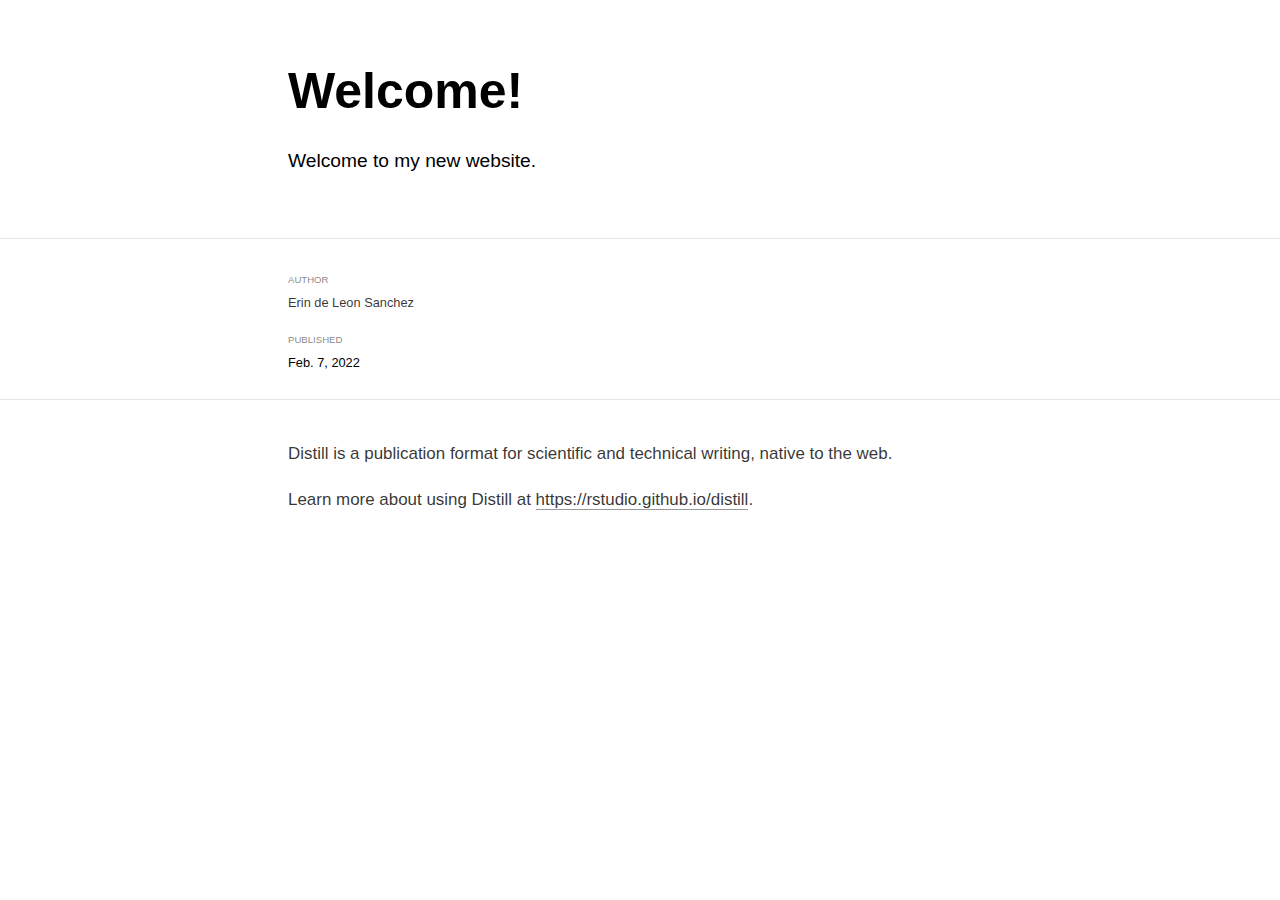
<file: _posts/2022-02-07-welcome/welcome.html>
<!DOCTYPE html>

<html xmlns="http://www.w3.org/1999/xhtml" lang="" xml:lang="">

<head>
  <meta charset="utf-8"/>
  <meta name="viewport" content="width=device-width, initial-scale=1"/>
  <meta http-equiv="X-UA-Compatible" content="IE=Edge,chrome=1"/>
  <meta name="generator" content="distill" />

  <style type="text/css">
  /* Hide doc at startup (prevent jankiness while JS renders/transforms) */
  body {
    visibility: hidden;
  }
  </style>

 <!--radix_placeholder_import_source-->
 <!--/radix_placeholder_import_source-->

<style type="text/css">code{white-space: pre;}</style>
<style type="text/css" data-origin="pandoc">
pre > code.sourceCode { white-space: pre; position: relative; }
pre > code.sourceCode > span { display: inline-block; line-height: 1.25; }
pre > code.sourceCode > span:empty { height: 1.2em; }
.sourceCode { overflow: visible; }
code.sourceCode > span { color: inherit; text-decoration: inherit; }
div.sourceCode { margin: 1em 0; }
pre.sourceCode { margin: 0; }
@media screen {
div.sourceCode { overflow: auto; }
}
@media print {
pre > code.sourceCode { white-space: pre-wrap; }
pre > code.sourceCode > span { text-indent: -5em; padding-left: 5em; }
}
pre.numberSource code
  { counter-reset: source-line 0; }
pre.numberSource code > span
  { position: relative; left: -4em; counter-increment: source-line; }
pre.numberSource code > span > a:first-child::before
  { content: counter(source-line);
    position: relative; left: -1em; text-align: right; vertical-align: baseline;
    border: none; display: inline-block;
    -webkit-touch-callout: none; -webkit-user-select: none;
    -khtml-user-select: none; -moz-user-select: none;
    -ms-user-select: none; user-select: none;
    padding: 0 4px; width: 4em;
    color: #aaaaaa;
  }
pre.numberSource { margin-left: 3em; border-left: 1px solid #aaaaaa;  padding-left: 4px; }
div.sourceCode
  {   }
@media screen {
pre > code.sourceCode > span > a:first-child::before { text-decoration: underline; }
}
code span.al { color: #ad0000; } /* Alert */
code span.an { color: #5e5e5e; } /* Annotation */
code span.at { } /* Attribute */
code span.bn { color: #ad0000; } /* BaseN */
code span.bu { } /* BuiltIn */
code span.cf { color: #007ba5; } /* ControlFlow */
code span.ch { color: #20794d; } /* Char */
code span.cn { color: #8f5902; } /* Constant */
code span.co { color: #5e5e5e; } /* Comment */
code span.cv { color: #5e5e5e; font-style: italic; } /* CommentVar */
code span.do { color: #5e5e5e; font-style: italic; } /* Documentation */
code span.dt { color: #ad0000; } /* DataType */
code span.dv { color: #ad0000; } /* DecVal */
code span.er { color: #ad0000; } /* Error */
code span.ex { } /* Extension */
code span.fl { color: #ad0000; } /* Float */
code span.fu { color: #4758ab; } /* Function */
code span.im { } /* Import */
code span.in { color: #5e5e5e; } /* Information */
code span.kw { color: #007ba5; } /* Keyword */
code span.op { color: #5e5e5e; } /* Operator */
code span.ot { color: #007ba5; } /* Other */
code span.pp { color: #ad0000; } /* Preprocessor */
code span.sc { color: #5e5e5e; } /* SpecialChar */
code span.ss { color: #20794d; } /* SpecialString */
code span.st { color: #20794d; } /* String */
code span.va { color: #111111; } /* Variable */
code span.vs { color: #20794d; } /* VerbatimString */
code span.wa { color: #5e5e5e; font-style: italic; } /* Warning */
</style>


  <!--radix_placeholder_meta_tags-->
  <title>Welcome!</title>

  <meta property="description" itemprop="description" content="Welcome to my new website."/>


  <!--  https://schema.org/Article -->
  <meta property="article:published" itemprop="datePublished" content="2022-02-07"/>
  <meta property="article:created" itemprop="dateCreated" content="2022-02-07"/>
  <meta name="article:author" content="Erin de Leon Sanchez"/>

  <!--  https://developers.facebook.com/docs/sharing/webmasters#markup -->
  <meta property="og:title" content="Welcome!"/>
  <meta property="og:type" content="article"/>
  <meta property="og:description" content="Welcome to my new website."/>
  <meta property="og:locale" content="en_US"/>

  <!--  https://dev.twitter.com/cards/types/summary -->
  <meta property="twitter:card" content="summary"/>
  <meta property="twitter:title" content="Welcome!"/>
  <meta property="twitter:description" content="Welcome to my new website."/>

  <!--/radix_placeholder_meta_tags-->
  <!--radix_placeholder_rmarkdown_metadata-->

  <script type="text/json" id="radix-rmarkdown-metadata">
  {"type":"list","attributes":{"names":{"type":"character","attributes":{},"value":["title","description","author","date","output"]}},"value":[{"type":"character","attributes":{},"value":["Welcome!"]},{"type":"character","attributes":{},"value":["Welcome to my new website.\n"]},{"type":"list","attributes":{},"value":[{"type":"list","attributes":{"names":{"type":"character","attributes":{},"value":["name"]}},"value":[{"type":"character","attributes":{},"value":["Erin de Leon Sanchez"]}]}]},{"type":"character","attributes":{},"value":["2022-02-07"]},{"type":"list","attributes":{"names":{"type":"character","attributes":{},"value":["distill::distill_article"]}},"value":[{"type":"list","attributes":{"names":{"type":"character","attributes":{},"value":["self_contained"]}},"value":[{"type":"logical","attributes":{},"value":[false]}]}]}]}
  </script>
  <!--/radix_placeholder_rmarkdown_metadata-->
  
  <script type="text/json" id="radix-resource-manifest">
  {"type":"character","attributes":{},"value":["welcome_files/anchor-4.2.2/anchor.min.js","welcome_files/bowser-1.9.3/bowser.min.js","welcome_files/distill-2.2.21/template.v2.js","welcome_files/header-attrs-2.11/header-attrs.js","welcome_files/jquery-3.6.0/jquery-3.6.0.js","welcome_files/jquery-3.6.0/jquery-3.6.0.min.js","welcome_files/jquery-3.6.0/jquery-3.6.0.min.map","welcome_files/popper-2.6.0/popper.min.js","welcome_files/tippy-6.2.7/tippy-bundle.umd.min.js","welcome_files/tippy-6.2.7/tippy-light-border.css","welcome_files/tippy-6.2.7/tippy.css","welcome_files/tippy-6.2.7/tippy.umd.min.js","welcome_files/webcomponents-2.0.0/webcomponents.js"]}
  </script>
  <!--radix_placeholder_navigation_in_header-->
  <!--/radix_placeholder_navigation_in_header-->
  <!--radix_placeholder_distill-->

  <style type="text/css">

  body {
    background-color: white;
  }

  .pandoc-table {
    width: 100%;
  }

  .pandoc-table>caption {
    margin-bottom: 10px;
  }

  .pandoc-table th:not([align]) {
    text-align: left;
  }

  .pagedtable-footer {
    font-size: 15px;
  }

  d-byline .byline {
    grid-template-columns: 2fr 2fr;
  }

  d-byline .byline h3 {
    margin-block-start: 1.5em;
  }

  d-byline .byline .authors-affiliations h3 {
    margin-block-start: 0.5em;
  }

  .authors-affiliations .orcid-id {
    width: 16px;
    height:16px;
    margin-left: 4px;
    margin-right: 4px;
    vertical-align: middle;
    padding-bottom: 2px;
  }

  d-title .dt-tags {
    margin-top: 1em;
    grid-column: text;
  }

  .dt-tags .dt-tag {
    text-decoration: none;
    display: inline-block;
    color: rgba(0,0,0,0.6);
    padding: 0em 0.4em;
    margin-right: 0.5em;
    margin-bottom: 0.4em;
    font-size: 70%;
    border: 1px solid rgba(0,0,0,0.2);
    border-radius: 3px;
    text-transform: uppercase;
    font-weight: 500;
  }

  d-article table.gt_table td,
  d-article table.gt_table th {
    border-bottom: none;
  }

  .html-widget {
    margin-bottom: 2.0em;
  }

  .l-screen-inset {
    padding-right: 16px;
  }

  .l-screen .caption {
    margin-left: 10px;
  }

  .shaded {
    background: rgb(247, 247, 247);
    padding-top: 20px;
    padding-bottom: 20px;
    border-top: 1px solid rgba(0, 0, 0, 0.1);
    border-bottom: 1px solid rgba(0, 0, 0, 0.1);
  }

  .shaded .html-widget {
    margin-bottom: 0;
    border: 1px solid rgba(0, 0, 0, 0.1);
  }

  .shaded .shaded-content {
    background: white;
  }

  .text-output {
    margin-top: 0;
    line-height: 1.5em;
  }

  .hidden {
    display: none !important;
  }

  d-article {
    padding-top: 2.5rem;
    padding-bottom: 30px;
  }

  d-appendix {
    padding-top: 30px;
  }

  d-article>p>img {
    width: 100%;
  }

  d-article h2 {
    margin: 1rem 0 1.5rem 0;
  }

  d-article h3 {
    margin-top: 1.5rem;
  }

  d-article iframe {
    border: 1px solid rgba(0, 0, 0, 0.1);
    margin-bottom: 2.0em;
    width: 100%;
  }

  /* Tweak code blocks */

  d-article div.sourceCode code,
  d-article pre code {
    font-family: Consolas, Monaco, 'Andale Mono', 'Ubuntu Mono', monospace;
  }

  d-article pre,
  d-article div.sourceCode,
  d-article div.sourceCode pre {
    overflow: auto;
  }

  d-article div.sourceCode {
    background-color: white;
  }

  d-article div.sourceCode pre {
    padding-left: 10px;
    font-size: 12px;
    border-left: 2px solid rgba(0,0,0,0.1);
  }

  d-article pre {
    font-size: 12px;
    color: black;
    background: none;
    margin-top: 0;
    text-align: left;
    white-space: pre;
    word-spacing: normal;
    word-break: normal;
    word-wrap: normal;
    line-height: 1.5;

    -moz-tab-size: 4;
    -o-tab-size: 4;
    tab-size: 4;

    -webkit-hyphens: none;
    -moz-hyphens: none;
    -ms-hyphens: none;
    hyphens: none;
  }

  d-article pre a {
    border-bottom: none;
  }

  d-article pre a:hover {
    border-bottom: none;
    text-decoration: underline;
  }

  d-article details {
    grid-column: text;
    margin-bottom: 0.8em;
  }

  @media(min-width: 768px) {

  d-article pre,
  d-article div.sourceCode,
  d-article div.sourceCode pre {
    overflow: visible !important;
  }

  d-article div.sourceCode pre {
    padding-left: 18px;
    font-size: 14px;
  }

  d-article pre {
    font-size: 14px;
  }

  }

  figure img.external {
    background: white;
    border: 1px solid rgba(0, 0, 0, 0.1);
    box-shadow: 0 1px 8px rgba(0, 0, 0, 0.1);
    padding: 18px;
    box-sizing: border-box;
  }

  /* CSS for d-contents */

  .d-contents {
    grid-column: text;
    color: rgba(0,0,0,0.8);
    font-size: 0.9em;
    padding-bottom: 1em;
    margin-bottom: 1em;
    padding-bottom: 0.5em;
    margin-bottom: 1em;
    padding-left: 0.25em;
    justify-self: start;
  }

  @media(min-width: 1000px) {
    .d-contents.d-contents-float {
      height: 0;
      grid-column-start: 1;
      grid-column-end: 4;
      justify-self: center;
      padding-right: 3em;
      padding-left: 2em;
    }
  }

  .d-contents nav h3 {
    font-size: 18px;
    margin-top: 0;
    margin-bottom: 1em;
  }

  .d-contents li {
    list-style-type: none
  }

  .d-contents nav > ul {
    padding-left: 0;
  }

  .d-contents ul {
    padding-left: 1em
  }

  .d-contents nav ul li {
    margin-top: 0.6em;
    margin-bottom: 0.2em;
  }

  .d-contents nav a {
    font-size: 13px;
    border-bottom: none;
    text-decoration: none
    color: rgba(0, 0, 0, 0.8);
  }

  .d-contents nav a:hover {
    text-decoration: underline solid rgba(0, 0, 0, 0.6)
  }

  .d-contents nav > ul > li > a {
    font-weight: 600;
  }

  .d-contents nav > ul > li > ul {
    font-weight: inherit;
  }

  .d-contents nav > ul > li > ul > li {
    margin-top: 0.2em;
  }


  .d-contents nav ul {
    margin-top: 0;
    margin-bottom: 0.25em;
  }

  .d-article-with-toc h2:nth-child(2) {
    margin-top: 0;
  }


  /* Figure */

  .figure {
    position: relative;
    margin-bottom: 2.5em;
    margin-top: 1.5em;
  }

  .figure img {
    width: 100%;
  }

  .figure .caption {
    color: rgba(0, 0, 0, 0.6);
    font-size: 12px;
    line-height: 1.5em;
  }

  .figure img.external {
    background: white;
    border: 1px solid rgba(0, 0, 0, 0.1);
    box-shadow: 0 1px 8px rgba(0, 0, 0, 0.1);
    padding: 18px;
    box-sizing: border-box;
  }

  .figure .caption a {
    color: rgba(0, 0, 0, 0.6);
  }

  .figure .caption b,
  .figure .caption strong, {
    font-weight: 600;
    color: rgba(0, 0, 0, 1.0);
  }

  /* Citations */

  d-article .citation {
    color: inherit;
    cursor: inherit;
  }

  div.hanging-indent{
    margin-left: 1em; text-indent: -1em;
  }

  /* Citation hover box */

  .tippy-box[data-theme~=light-border] {
    background-color: rgba(250, 250, 250, 0.95);
  }

  .tippy-content > p {
    margin-bottom: 0;
    padding: 2px;
  }


  /* Tweak 1000px media break to show more text */

  @media(min-width: 1000px) {
    .base-grid,
    distill-header,
    d-title,
    d-abstract,
    d-article,
    d-appendix,
    distill-appendix,
    d-byline,
    d-footnote-list,
    d-citation-list,
    distill-footer {
      grid-template-columns: [screen-start] 1fr [page-start kicker-start] 80px [middle-start] 50px [text-start kicker-end] 65px 65px 65px 65px 65px 65px 65px 65px [text-end gutter-start] 65px [middle-end] 65px [page-end gutter-end] 1fr [screen-end];
      grid-column-gap: 16px;
    }

    .grid {
      grid-column-gap: 16px;
    }

    d-article {
      font-size: 1.06rem;
      line-height: 1.7em;
    }
    figure .caption, .figure .caption, figure figcaption {
      font-size: 13px;
    }
  }

  @media(min-width: 1180px) {
    .base-grid,
    distill-header,
    d-title,
    d-abstract,
    d-article,
    d-appendix,
    distill-appendix,
    d-byline,
    d-footnote-list,
    d-citation-list,
    distill-footer {
      grid-template-columns: [screen-start] 1fr [page-start kicker-start] 60px [middle-start] 60px [text-start kicker-end] 60px 60px 60px 60px 60px 60px 60px 60px [text-end gutter-start] 60px [middle-end] 60px [page-end gutter-end] 1fr [screen-end];
      grid-column-gap: 32px;
    }

    .grid {
      grid-column-gap: 32px;
    }
  }


  /* Get the citation styles for the appendix (not auto-injected on render since
     we do our own rendering of the citation appendix) */

  d-appendix .citation-appendix,
  .d-appendix .citation-appendix {
    font-size: 11px;
    line-height: 15px;
    border-left: 1px solid rgba(0, 0, 0, 0.1);
    padding-left: 18px;
    border: 1px solid rgba(0,0,0,0.1);
    background: rgba(0, 0, 0, 0.02);
    padding: 10px 18px;
    border-radius: 3px;
    color: rgba(150, 150, 150, 1);
    overflow: hidden;
    margin-top: -12px;
    white-space: pre-wrap;
    word-wrap: break-word;
  }

  /* Include appendix styles here so they can be overridden */

  d-appendix {
    contain: layout style;
    font-size: 0.8em;
    line-height: 1.7em;
    margin-top: 60px;
    margin-bottom: 0;
    border-top: 1px solid rgba(0, 0, 0, 0.1);
    color: rgba(0,0,0,0.5);
    padding-top: 60px;
    padding-bottom: 48px;
  }

  d-appendix h3 {
    grid-column: page-start / text-start;
    font-size: 15px;
    font-weight: 500;
    margin-top: 1em;
    margin-bottom: 0;
    color: rgba(0,0,0,0.65);
  }

  d-appendix h3 + * {
    margin-top: 1em;
  }

  d-appendix ol {
    padding: 0 0 0 15px;
  }

  @media (min-width: 768px) {
    d-appendix ol {
      padding: 0 0 0 30px;
      margin-left: -30px;
    }
  }

  d-appendix li {
    margin-bottom: 1em;
  }

  d-appendix a {
    color: rgba(0, 0, 0, 0.6);
  }

  d-appendix > * {
    grid-column: text;
  }

  d-appendix > d-footnote-list,
  d-appendix > d-citation-list,
  d-appendix > distill-appendix {
    grid-column: screen;
  }

  /* Include footnote styles here so they can be overridden */

  d-footnote-list {
    contain: layout style;
  }

  d-footnote-list > * {
    grid-column: text;
  }

  d-footnote-list a.footnote-backlink {
    color: rgba(0,0,0,0.3);
    padding-left: 0.5em;
  }



  /* Anchor.js */

  .anchorjs-link {
    /*transition: all .25s linear; */
    text-decoration: none;
    border-bottom: none;
  }
  *:hover > .anchorjs-link {
    margin-left: -1.125em !important;
    text-decoration: none;
    border-bottom: none;
  }

  /* Social footer */

  .social_footer {
    margin-top: 30px;
    margin-bottom: 0;
    color: rgba(0,0,0,0.67);
  }

  .disqus-comments {
    margin-right: 30px;
  }

  .disqus-comment-count {
    border-bottom: 1px solid rgba(0, 0, 0, 0.4);
    cursor: pointer;
  }

  #disqus_thread {
    margin-top: 30px;
  }

  .article-sharing a {
    border-bottom: none;
    margin-right: 8px;
  }

  .article-sharing a:hover {
    border-bottom: none;
  }

  .sidebar-section.subscribe {
    font-size: 12px;
    line-height: 1.6em;
  }

  .subscribe p {
    margin-bottom: 0.5em;
  }


  .article-footer .subscribe {
    font-size: 15px;
    margin-top: 45px;
  }


  .sidebar-section.custom {
    font-size: 12px;
    line-height: 1.6em;
  }

  .custom p {
    margin-bottom: 0.5em;
  }

  /* Styles for listing layout (hide title) */
  .layout-listing d-title, .layout-listing .d-title {
    display: none;
  }

  /* Styles for posts lists (not auto-injected) */


  .posts-with-sidebar {
    padding-left: 45px;
    padding-right: 45px;
  }

  .posts-list .description h2,
  .posts-list .description p {
    font-family: -apple-system, BlinkMacSystemFont, "Segoe UI", Roboto, Oxygen, Ubuntu, Cantarell, "Fira Sans", "Droid Sans", "Helvetica Neue", Arial, sans-serif;
  }

  .posts-list .description h2 {
    font-weight: 700;
    border-bottom: none;
    padding-bottom: 0;
  }

  .posts-list h2.post-tag {
    border-bottom: 1px solid rgba(0, 0, 0, 0.2);
    padding-bottom: 12px;
  }
  .posts-list {
    margin-top: 60px;
    margin-bottom: 24px;
  }

  .posts-list .post-preview {
    text-decoration: none;
    overflow: hidden;
    display: block;
    border-bottom: 1px solid rgba(0, 0, 0, 0.1);
    padding: 24px 0;
  }

  .post-preview-last {
    border-bottom: none !important;
  }

  .posts-list .posts-list-caption {
    grid-column: screen;
    font-weight: 400;
  }

  .posts-list .post-preview h2 {
    margin: 0 0 6px 0;
    line-height: 1.2em;
    font-style: normal;
    font-size: 24px;
  }

  .posts-list .post-preview p {
    margin: 0 0 12px 0;
    line-height: 1.4em;
    font-size: 16px;
  }

  .posts-list .post-preview .thumbnail {
    box-sizing: border-box;
    margin-bottom: 24px;
    position: relative;
    max-width: 500px;
  }
  .posts-list .post-preview img {
    width: 100%;
    display: block;
  }

  .posts-list .metadata {
    font-size: 12px;
    line-height: 1.4em;
    margin-bottom: 18px;
  }

  .posts-list .metadata > * {
    display: inline-block;
  }

  .posts-list .metadata .publishedDate {
    margin-right: 2em;
  }

  .posts-list .metadata .dt-authors {
    display: block;
    margin-top: 0.3em;
    margin-right: 2em;
  }

  .posts-list .dt-tags {
    display: block;
    line-height: 1em;
  }

  .posts-list .dt-tags .dt-tag {
    display: inline-block;
    color: rgba(0,0,0,0.6);
    padding: 0.3em 0.4em;
    margin-right: 0.2em;
    margin-bottom: 0.4em;
    font-size: 60%;
    border: 1px solid rgba(0,0,0,0.2);
    border-radius: 3px;
    text-transform: uppercase;
    font-weight: 500;
  }

  .posts-list img {
    opacity: 1;
  }

  .posts-list img[data-src] {
    opacity: 0;
  }

  .posts-more {
    clear: both;
  }


  .posts-sidebar {
    font-size: 16px;
  }

  .posts-sidebar h3 {
    font-size: 16px;
    margin-top: 0;
    margin-bottom: 0.5em;
    font-weight: 400;
    text-transform: uppercase;
  }

  .sidebar-section {
    margin-bottom: 30px;
  }

  .categories ul {
    list-style-type: none;
    margin: 0;
    padding: 0;
  }

  .categories li {
    color: rgba(0, 0, 0, 0.8);
    margin-bottom: 0;
  }

  .categories li>a {
    border-bottom: none;
  }

  .categories li>a:hover {
    border-bottom: 1px solid rgba(0, 0, 0, 0.4);
  }

  .categories .active {
    font-weight: 600;
  }

  .categories .category-count {
    color: rgba(0, 0, 0, 0.4);
  }


  @media(min-width: 768px) {
    .posts-list .post-preview h2 {
      font-size: 26px;
    }
    .posts-list .post-preview .thumbnail {
      float: right;
      width: 30%;
      margin-bottom: 0;
    }
    .posts-list .post-preview .description {
      float: left;
      width: 45%;
    }
    .posts-list .post-preview .metadata {
      float: left;
      width: 20%;
      margin-top: 8px;
    }
    .posts-list .post-preview p {
      margin: 0 0 12px 0;
      line-height: 1.5em;
      font-size: 16px;
    }
    .posts-with-sidebar .posts-list {
      float: left;
      width: 75%;
    }
    .posts-with-sidebar .posts-sidebar {
      float: right;
      width: 20%;
      margin-top: 60px;
      padding-top: 24px;
      padding-bottom: 24px;
    }
  }


  /* Improve display for browsers without grid (IE/Edge <= 15) */

  .downlevel {
    line-height: 1.6em;
    font-family: -apple-system, BlinkMacSystemFont, "Segoe UI", Roboto, Oxygen, Ubuntu, Cantarell, "Fira Sans", "Droid Sans", "Helvetica Neue", Arial, sans-serif;
    margin: 0;
  }

  .downlevel .d-title {
    padding-top: 6rem;
    padding-bottom: 1.5rem;
  }

  .downlevel .d-title h1 {
    font-size: 50px;
    font-weight: 700;
    line-height: 1.1em;
    margin: 0 0 0.5rem;
  }

  .downlevel .d-title p {
    font-weight: 300;
    font-size: 1.2rem;
    line-height: 1.55em;
    margin-top: 0;
  }

  .downlevel .d-byline {
    padding-top: 0.8em;
    padding-bottom: 0.8em;
    font-size: 0.8rem;
    line-height: 1.8em;
  }

  .downlevel .section-separator {
    border: none;
    border-top: 1px solid rgba(0, 0, 0, 0.1);
  }

  .downlevel .d-article {
    font-size: 1.06rem;
    line-height: 1.7em;
    padding-top: 1rem;
    padding-bottom: 2rem;
  }


  .downlevel .d-appendix {
    padding-left: 0;
    padding-right: 0;
    max-width: none;
    font-size: 0.8em;
    line-height: 1.7em;
    margin-bottom: 0;
    color: rgba(0,0,0,0.5);
    padding-top: 40px;
    padding-bottom: 48px;
  }

  .downlevel .footnotes ol {
    padding-left: 13px;
  }

  .downlevel .base-grid,
  .downlevel .distill-header,
  .downlevel .d-title,
  .downlevel .d-abstract,
  .downlevel .d-article,
  .downlevel .d-appendix,
  .downlevel .distill-appendix,
  .downlevel .d-byline,
  .downlevel .d-footnote-list,
  .downlevel .d-citation-list,
  .downlevel .distill-footer,
  .downlevel .appendix-bottom,
  .downlevel .posts-container {
    padding-left: 40px;
    padding-right: 40px;
  }

  @media(min-width: 768px) {
    .downlevel .base-grid,
    .downlevel .distill-header,
    .downlevel .d-title,
    .downlevel .d-abstract,
    .downlevel .d-article,
    .downlevel .d-appendix,
    .downlevel .distill-appendix,
    .downlevel .d-byline,
    .downlevel .d-footnote-list,
    .downlevel .d-citation-list,
    .downlevel .distill-footer,
    .downlevel .appendix-bottom,
    .downlevel .posts-container {
    padding-left: 150px;
    padding-right: 150px;
    max-width: 900px;
  }
  }

  .downlevel pre code {
    display: block;
    border-left: 2px solid rgba(0, 0, 0, .1);
    padding: 0 0 0 20px;
    font-size: 14px;
  }

  .downlevel code, .downlevel pre {
    color: black;
    background: none;
    font-family: Consolas, Monaco, 'Andale Mono', 'Ubuntu Mono', monospace;
    text-align: left;
    white-space: pre;
    word-spacing: normal;
    word-break: normal;
    word-wrap: normal;
    line-height: 1.5;

    -moz-tab-size: 4;
    -o-tab-size: 4;
    tab-size: 4;

    -webkit-hyphens: none;
    -moz-hyphens: none;
    -ms-hyphens: none;
    hyphens: none;
  }

  .downlevel .posts-list .post-preview {
    color: inherit;
  }



  </style>

  <script type="application/javascript">

  function is_downlevel_browser() {
    if (bowser.isUnsupportedBrowser({ msie: "12", msedge: "16"},
                                   window.navigator.userAgent)) {
      return true;
    } else {
      return window.load_distill_framework === undefined;
    }
  }

  // show body when load is complete
  function on_load_complete() {

    // add anchors
    if (window.anchors) {
      window.anchors.options.placement = 'left';
      window.anchors.add('d-article > h2, d-article > h3, d-article > h4, d-article > h5');
    }


    // set body to visible
    document.body.style.visibility = 'visible';

    // force redraw for leaflet widgets
    if (window.HTMLWidgets) {
      var maps = window.HTMLWidgets.findAll(".leaflet");
      $.each(maps, function(i, el) {
        var map = this.getMap();
        map.invalidateSize();
        map.eachLayer(function(layer) {
          if (layer instanceof L.TileLayer)
            layer.redraw();
        });
      });
    }

    // trigger 'shown' so htmlwidgets resize
    $('d-article').trigger('shown');
  }

  function init_distill() {

    init_common();

    // create front matter
    var front_matter = $('<d-front-matter></d-front-matter>');
    $('#distill-front-matter').wrap(front_matter);

    // create d-title
    $('.d-title').changeElementType('d-title');

    // create d-byline
    var byline = $('<d-byline></d-byline>');
    $('.d-byline').replaceWith(byline);

    // create d-article
    var article = $('<d-article></d-article>');
    $('.d-article').wrap(article).children().unwrap();

    // move posts container into article
    $('.posts-container').appendTo($('d-article'));

    // create d-appendix
    $('.d-appendix').changeElementType('d-appendix');

    // flag indicating that we have appendix items
    var appendix = $('.appendix-bottom').children('h3').length > 0;

    // replace footnotes with <d-footnote>
    $('.footnote-ref').each(function(i, val) {
      appendix = true;
      var href = $(this).attr('href');
      var id = href.replace('#', '');
      var fn = $('#' + id);
      var fn_p = $('#' + id + '>p');
      fn_p.find('.footnote-back').remove();
      var text = fn_p.html();
      var dtfn = $('<d-footnote></d-footnote>');
      dtfn.html(text);
      $(this).replaceWith(dtfn);
    });
    // remove footnotes
    $('.footnotes').remove();

    // move refs into #references-listing
    $('#references-listing').replaceWith($('#refs'));

    $('h1.appendix, h2.appendix').each(function(i, val) {
      $(this).changeElementType('h3');
    });
    $('h3.appendix').each(function(i, val) {
      var id = $(this).attr('id');
      $('.d-contents a[href="#' + id + '"]').parent().remove();
      appendix = true;
      $(this).nextUntil($('h1, h2, h3')).addBack().appendTo($('d-appendix'));
    });

    // show d-appendix if we have appendix content
    $("d-appendix").css('display', appendix ? 'grid' : 'none');

    // localize layout chunks to just output
    $('.layout-chunk').each(function(i, val) {

      // capture layout
      var layout = $(this).attr('data-layout');

      // apply layout to markdown level block elements
      var elements = $(this).children().not('details, div.sourceCode, pre, script');
      elements.each(function(i, el) {
        var layout_div = $('<div class="' + layout + '"></div>');
        if (layout_div.hasClass('shaded')) {
          var shaded_content = $('<div class="shaded-content"></div>');
          $(this).wrap(shaded_content);
          $(this).parent().wrap(layout_div);
        } else {
          $(this).wrap(layout_div);
        }
      });


      // unwrap the layout-chunk div
      $(this).children().unwrap();
    });

    // remove code block used to force  highlighting css
    $('.distill-force-highlighting-css').parent().remove();

    // remove empty line numbers inserted by pandoc when using a
    // custom syntax highlighting theme
    $('code.sourceCode a:empty').remove();

    // load distill framework
    load_distill_framework();

    // wait for window.distillRunlevel == 4 to do post processing
    function distill_post_process() {

      if (!window.distillRunlevel || window.distillRunlevel < 4)
        return;

      // hide author/affiliations entirely if we have no authors
      var front_matter = JSON.parse($("#distill-front-matter").html());
      var have_authors = front_matter.authors && front_matter.authors.length > 0;
      if (!have_authors)
        $('d-byline').addClass('hidden');

      // article with toc class
      $('.d-contents').parent().addClass('d-article-with-toc');

      // strip links that point to #
      $('.authors-affiliations').find('a[href="#"]').removeAttr('href');

      // add orcid ids
      $('.authors-affiliations').find('.author').each(function(i, el) {
        var orcid_id = front_matter.authors[i].orcidID;
        if (orcid_id) {
          var a = $('<a></a>');
          a.attr('href', 'https://orcid.org/' + orcid_id);
          var img = $('<img></img>');
          img.addClass('orcid-id');
          img.attr('alt', 'ORCID ID');
          img.attr('src','[data-uri]');
          a.append(img);
          $(this).append(a);
        }
      });

      // hide elements of author/affiliations grid that have no value
      function hide_byline_column(caption) {
        $('d-byline').find('h3:contains("' + caption + '")').parent().css('visibility', 'hidden');
      }

      // affiliations
      var have_affiliations = false;
      for (var i = 0; i<front_matter.authors.length; ++i) {
        var author = front_matter.authors[i];
        if (author.affiliation !== "&nbsp;") {
          have_affiliations = true;
          break;
        }
      }
      if (!have_affiliations)
        $('d-byline').find('h3:contains("Affiliations")').css('visibility', 'hidden');

      // published date
      if (!front_matter.publishedDate)
        hide_byline_column("Published");

      // document object identifier
      var doi = $('d-byline').find('h3:contains("DOI")');
      var doi_p = doi.next().empty();
      if (!front_matter.doi) {
        // if we have a citation and valid citationText then link to that
        if ($('#citation').length > 0 && front_matter.citationText) {
          doi.html('Citation');
          $('<a href="#citation"></a>')
            .text(front_matter.citationText)
            .appendTo(doi_p);
        } else {
          hide_byline_column("DOI");
        }
      } else {
        $('<a></a>')
           .attr('href', "https://doi.org/" + front_matter.doi)
           .html(front_matter.doi)
           .appendTo(doi_p);
      }

       // change plural form of authors/affiliations
      if (front_matter.authors.length === 1) {
        var grid = $('.authors-affiliations');
        grid.children('h3:contains("Authors")').text('Author');
        grid.children('h3:contains("Affiliations")').text('Affiliation');
      }

      // remove d-appendix and d-footnote-list local styles
      $('d-appendix > style:first-child').remove();
      $('d-footnote-list > style:first-child').remove();

      // move appendix-bottom entries to the bottom
      $('.appendix-bottom').appendTo('d-appendix').children().unwrap();
      $('.appendix-bottom').remove();

      // hoverable references
      $('span.citation[data-cites]').each(function() {
        var refs = $(this).attr('data-cites').split(" ");
        var refHtml = refs.map(function(ref) {
          return "<p>" + $('#ref-' + ref).html() + "</p>";
        }).join("\n");
        window.tippy(this, {
          allowHTML: true,
          content: refHtml,
          maxWidth: 500,
          interactive: true,
          interactiveBorder: 10,
          theme: 'light-border',
          placement: 'bottom-start'
        });
      });

      // clear polling timer
      clearInterval(tid);

      // show body now that everything is ready
      on_load_complete();
    }

    var tid = setInterval(distill_post_process, 50);
    distill_post_process();

  }

  function init_downlevel() {

    init_common();

     // insert hr after d-title
    $('.d-title').after($('<hr class="section-separator"/>'));

    // check if we have authors
    var front_matter = JSON.parse($("#distill-front-matter").html());
    var have_authors = front_matter.authors && front_matter.authors.length > 0;

    // manage byline/border
    if (!have_authors)
      $('.d-byline').remove();
    $('.d-byline').after($('<hr class="section-separator"/>'));
    $('.d-byline a').remove();

    // remove toc
    $('.d-contents').remove();

    // move appendix elements
    $('h1.appendix, h2.appendix').each(function(i, val) {
      $(this).changeElementType('h3');
    });
    $('h3.appendix').each(function(i, val) {
      $(this).nextUntil($('h1, h2, h3')).addBack().appendTo($('.d-appendix'));
    });


    // inject headers into references and footnotes
    var refs_header = $('<h3></h3>');
    refs_header.text('References');
    $('#refs').prepend(refs_header);

    var footnotes_header = $('<h3></h3');
    footnotes_header.text('Footnotes');
    $('.footnotes').children('hr').first().replaceWith(footnotes_header);

    // move appendix-bottom entries to the bottom
    $('.appendix-bottom').appendTo('.d-appendix').children().unwrap();
    $('.appendix-bottom').remove();

    // remove appendix if it's empty
    if ($('.d-appendix').children().length === 0)
      $('.d-appendix').remove();

    // prepend separator above appendix
    $('.d-appendix').before($('<hr class="section-separator" style="clear: both"/>'));

    // trim code
    $('pre>code').each(function(i, val) {
      $(this).html($.trim($(this).html()));
    });

    // move posts-container right before article
    $('.posts-container').insertBefore($('.d-article'));

    $('body').addClass('downlevel');

    on_load_complete();
  }


  function init_common() {

    // jquery plugin to change element types
    (function($) {
      $.fn.changeElementType = function(newType) {
        var attrs = {};

        $.each(this[0].attributes, function(idx, attr) {
          attrs[attr.nodeName] = attr.nodeValue;
        });

        this.replaceWith(function() {
          return $("<" + newType + "/>", attrs).append($(this).contents());
        });
      };
    })(jQuery);

    // prevent underline for linked images
    $('a > img').parent().css({'border-bottom' : 'none'});

    // mark non-body figures created by knitr chunks as 100% width
    $('.layout-chunk').each(function(i, val) {
      var figures = $(this).find('img, .html-widget');
      if ($(this).attr('data-layout') !== "l-body") {
        figures.css('width', '100%');
      } else {
        figures.css('max-width', '100%');
        figures.filter("[width]").each(function(i, val) {
          var fig = $(this);
          fig.css('width', fig.attr('width') + 'px');
        });

      }
    });

    // auto-append index.html to post-preview links in file: protocol
    // and in rstudio ide preview
    $('.post-preview').each(function(i, val) {
      if (window.location.protocol === "file:")
        $(this).attr('href', $(this).attr('href') + "index.html");
    });

    // get rid of index.html references in header
    if (window.location.protocol !== "file:") {
      $('.distill-site-header a[href]').each(function(i,val) {
        $(this).attr('href', $(this).attr('href').replace("index.html", "./"));
      });
    }

    // add class to pandoc style tables
    $('tr.header').parent('thead').parent('table').addClass('pandoc-table');
    $('.kable-table').children('table').addClass('pandoc-table');

    // add figcaption style to table captions
    $('caption').parent('table').addClass("figcaption");

    // initialize posts list
    if (window.init_posts_list)
      window.init_posts_list();

    // implmement disqus comment link
    $('.disqus-comment-count').click(function() {
      window.headroom_prevent_pin = true;
      $('#disqus_thread').toggleClass('hidden');
      if (!$('#disqus_thread').hasClass('hidden')) {
        var offset = $(this).offset();
        $(window).resize();
        $('html, body').animate({
          scrollTop: offset.top - 35
        });
      }
    });
  }

  document.addEventListener('DOMContentLoaded', function() {
    if (is_downlevel_browser())
      init_downlevel();
    else
      window.addEventListener('WebComponentsReady', init_distill);
  });

  </script>

  <!--/radix_placeholder_distill-->
  <script src="welcome_files/header-attrs-2.11/header-attrs.js"></script>
  <script src="welcome_files/jquery-3.6.0/jquery-3.6.0.min.js"></script>
  <script src="welcome_files/popper-2.6.0/popper.min.js"></script>
  <link href="welcome_files/tippy-6.2.7/tippy.css" rel="stylesheet" />
  <link href="welcome_files/tippy-6.2.7/tippy-light-border.css" rel="stylesheet" />
  <script src="welcome_files/tippy-6.2.7/tippy.umd.min.js"></script>
  <script src="welcome_files/anchor-4.2.2/anchor.min.js"></script>
  <script src="welcome_files/bowser-1.9.3/bowser.min.js"></script>
  <script src="welcome_files/webcomponents-2.0.0/webcomponents.js"></script>
  <script src="welcome_files/distill-2.2.21/template.v2.js"></script>
  <!--radix_placeholder_site_in_header-->
  <!--/radix_placeholder_site_in_header-->


</head>

<body>

<!--radix_placeholder_front_matter-->

<script id="distill-front-matter" type="text/json">
{"title":"Welcome!","description":"Welcome to my new website.","authors":[{"author":"Erin de Leon Sanchez","authorURL":"#","affiliation":"&nbsp;","affiliationURL":"#","orcidID":""}],"publishedDate":"2022-02-07T00:00:00.000-08:00","citationText":"Sanchez, 2022"}
</script>

<!--/radix_placeholder_front_matter-->
<!--radix_placeholder_navigation_before_body-->
<!--/radix_placeholder_navigation_before_body-->
<!--radix_placeholder_site_before_body-->
<!--/radix_placeholder_site_before_body-->

<div class="d-title">
<h1>Welcome!</h1>
<!--radix_placeholder_categories-->
<!--/radix_placeholder_categories-->
<p><p>Welcome to my new website.</p></p>
</div>

<div class="d-byline">
  Erin de Leon Sanchez  
  
<br/>2022-02-07
</div>

<div class="d-article">
<p>Distill is a publication format for scientific and technical writing, native to the web.</p>
<p>Learn more about using Distill at <a href="https://rstudio.github.io/distill" class="uri">https://rstudio.github.io/distill</a>.</p>
<div class="sourceCode" id="cb1"><pre class="sourceCode r distill-force-highlighting-css"><code class="sourceCode r"></code></pre></div>
<!--radix_placeholder_article_footer-->
<!--/radix_placeholder_article_footer-->
</div>

<div class="d-appendix">
</div>


<!--radix_placeholder_site_after_body-->
<!--/radix_placeholder_site_after_body-->
<!--radix_placeholder_appendices-->
<div class="appendix-bottom"></div>
<!--/radix_placeholder_appendices-->
<!--radix_placeholder_navigation_after_body-->
<!--/radix_placeholder_navigation_after_body-->

</body>

</html>
</file>
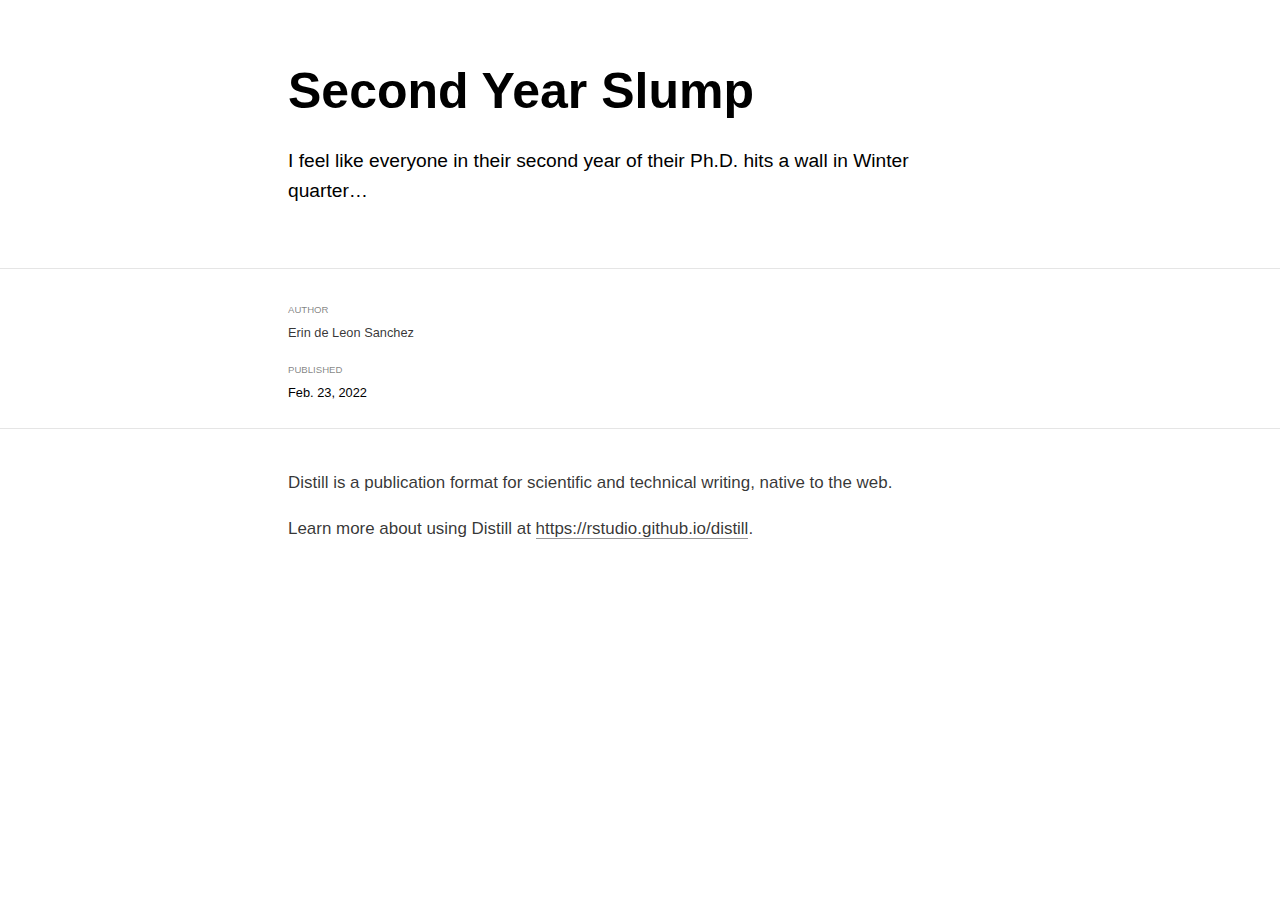
<file: _posts/2022-02-23-second-year-slump/second-year-slump.html>
<!DOCTYPE html>

<html xmlns="http://www.w3.org/1999/xhtml" lang="" xml:lang="">

<head>
  <meta charset="utf-8"/>
  <meta name="viewport" content="width=device-width, initial-scale=1"/>
  <meta http-equiv="X-UA-Compatible" content="IE=Edge,chrome=1"/>
  <meta name="generator" content="distill" />

  <style type="text/css">
  /* Hide doc at startup (prevent jankiness while JS renders/transforms) */
  body {
    visibility: hidden;
  }
  </style>

 <!--radix_placeholder_import_source-->
 <!--/radix_placeholder_import_source-->

<style type="text/css">code{white-space: pre;}</style>
<style type="text/css" data-origin="pandoc">
pre > code.sourceCode { white-space: pre; position: relative; }
pre > code.sourceCode > span { display: inline-block; line-height: 1.25; }
pre > code.sourceCode > span:empty { height: 1.2em; }
.sourceCode { overflow: visible; }
code.sourceCode > span { color: inherit; text-decoration: inherit; }
div.sourceCode { margin: 1em 0; }
pre.sourceCode { margin: 0; }
@media screen {
div.sourceCode { overflow: auto; }
}
@media print {
pre > code.sourceCode { white-space: pre-wrap; }
pre > code.sourceCode > span { text-indent: -5em; padding-left: 5em; }
}
pre.numberSource code
  { counter-reset: source-line 0; }
pre.numberSource code > span
  { position: relative; left: -4em; counter-increment: source-line; }
pre.numberSource code > span > a:first-child::before
  { content: counter(source-line);
    position: relative; left: -1em; text-align: right; vertical-align: baseline;
    border: none; display: inline-block;
    -webkit-touch-callout: none; -webkit-user-select: none;
    -khtml-user-select: none; -moz-user-select: none;
    -ms-user-select: none; user-select: none;
    padding: 0 4px; width: 4em;
    color: #aaaaaa;
  }
pre.numberSource { margin-left: 3em; border-left: 1px solid #aaaaaa;  padding-left: 4px; }
div.sourceCode
  {   }
@media screen {
pre > code.sourceCode > span > a:first-child::before { text-decoration: underline; }
}
code span.al { color: #ad0000; } /* Alert */
code span.an { color: #5e5e5e; } /* Annotation */
code span.at { } /* Attribute */
code span.bn { color: #ad0000; } /* BaseN */
code span.bu { } /* BuiltIn */
code span.cf { color: #007ba5; } /* ControlFlow */
code span.ch { color: #20794d; } /* Char */
code span.cn { color: #8f5902; } /* Constant */
code span.co { color: #5e5e5e; } /* Comment */
code span.cv { color: #5e5e5e; font-style: italic; } /* CommentVar */
code span.do { color: #5e5e5e; font-style: italic; } /* Documentation */
code span.dt { color: #ad0000; } /* DataType */
code span.dv { color: #ad0000; } /* DecVal */
code span.er { color: #ad0000; } /* Error */
code span.ex { } /* Extension */
code span.fl { color: #ad0000; } /* Float */
code span.fu { color: #4758ab; } /* Function */
code span.im { } /* Import */
code span.in { color: #5e5e5e; } /* Information */
code span.kw { color: #007ba5; } /* Keyword */
code span.op { color: #5e5e5e; } /* Operator */
code span.ot { color: #007ba5; } /* Other */
code span.pp { color: #ad0000; } /* Preprocessor */
code span.sc { color: #5e5e5e; } /* SpecialChar */
code span.ss { color: #20794d; } /* SpecialString */
code span.st { color: #20794d; } /* String */
code span.va { color: #111111; } /* Variable */
code span.vs { color: #20794d; } /* VerbatimString */
code span.wa { color: #5e5e5e; font-style: italic; } /* Warning */
</style>


  <!--radix_placeholder_meta_tags-->
  <title>Second Year Slump</title>

  <meta property="description" itemprop="description" content="I feel like everyone in their second year of their Ph.D. hits a wall in Winter quarter..."/>


  <!--  https://schema.org/Article -->
  <meta property="article:published" itemprop="datePublished" content="2022-02-23"/>
  <meta property="article:created" itemprop="dateCreated" content="2022-02-23"/>
  <meta name="article:author" content="Erin de Leon Sanchez"/>

  <!--  https://developers.facebook.com/docs/sharing/webmasters#markup -->
  <meta property="og:title" content="Second Year Slump"/>
  <meta property="og:type" content="article"/>
  <meta property="og:description" content="I feel like everyone in their second year of their Ph.D. hits a wall in Winter quarter..."/>
  <meta property="og:locale" content="en_US"/>

  <!--  https://dev.twitter.com/cards/types/summary -->
  <meta property="twitter:card" content="summary"/>
  <meta property="twitter:title" content="Second Year Slump"/>
  <meta property="twitter:description" content="I feel like everyone in their second year of their Ph.D. hits a wall in Winter quarter..."/>

  <!--/radix_placeholder_meta_tags-->
  <!--radix_placeholder_rmarkdown_metadata-->

  <script type="text/json" id="radix-rmarkdown-metadata">
  {"type":"list","attributes":{"names":{"type":"character","attributes":{},"value":["title","description","author","date","output"]}},"value":[{"type":"character","attributes":{},"value":["Second Year Slump"]},{"type":"character","attributes":{},"value":["I feel like everyone in their second year of their Ph.D. hits a wall in Winter quarter...\n"]},{"type":"list","attributes":{},"value":[{"type":"list","attributes":{"names":{"type":"character","attributes":{},"value":["name","url"]}},"value":[{"type":"character","attributes":{},"value":["Erin de Leon Sanchez"]},{"type":"list","attributes":{"names":{"type":"character","attributes":{},"value":[]}},"value":[]}]}]},{"type":"character","attributes":{},"value":["2022-02-23"]},{"type":"list","attributes":{"names":{"type":"character","attributes":{},"value":["distill::distill_article"]}},"value":[{"type":"list","attributes":{"names":{"type":"character","attributes":{},"value":["self_contained"]}},"value":[{"type":"logical","attributes":{},"value":[false]}]}]}]}
  </script>
  <!--/radix_placeholder_rmarkdown_metadata-->
  
  <script type="text/json" id="radix-resource-manifest">
  {"type":"NULL"}
  </script>
  <!--radix_placeholder_navigation_in_header-->
  <!--/radix_placeholder_navigation_in_header-->
  <!--radix_placeholder_distill-->

  <style type="text/css">

  body {
    background-color: white;
  }

  .pandoc-table {
    width: 100%;
  }

  .pandoc-table>caption {
    margin-bottom: 10px;
  }

  .pandoc-table th:not([align]) {
    text-align: left;
  }

  .pagedtable-footer {
    font-size: 15px;
  }

  d-byline .byline {
    grid-template-columns: 2fr 2fr;
  }

  d-byline .byline h3 {
    margin-block-start: 1.5em;
  }

  d-byline .byline .authors-affiliations h3 {
    margin-block-start: 0.5em;
  }

  .authors-affiliations .orcid-id {
    width: 16px;
    height:16px;
    margin-left: 4px;
    margin-right: 4px;
    vertical-align: middle;
    padding-bottom: 2px;
  }

  d-title .dt-tags {
    margin-top: 1em;
    grid-column: text;
  }

  .dt-tags .dt-tag {
    text-decoration: none;
    display: inline-block;
    color: rgba(0,0,0,0.6);
    padding: 0em 0.4em;
    margin-right: 0.5em;
    margin-bottom: 0.4em;
    font-size: 70%;
    border: 1px solid rgba(0,0,0,0.2);
    border-radius: 3px;
    text-transform: uppercase;
    font-weight: 500;
  }

  d-article table.gt_table td,
  d-article table.gt_table th {
    border-bottom: none;
  }

  .html-widget {
    margin-bottom: 2.0em;
  }

  .l-screen-inset {
    padding-right: 16px;
  }

  .l-screen .caption {
    margin-left: 10px;
  }

  .shaded {
    background: rgb(247, 247, 247);
    padding-top: 20px;
    padding-bottom: 20px;
    border-top: 1px solid rgba(0, 0, 0, 0.1);
    border-bottom: 1px solid rgba(0, 0, 0, 0.1);
  }

  .shaded .html-widget {
    margin-bottom: 0;
    border: 1px solid rgba(0, 0, 0, 0.1);
  }

  .shaded .shaded-content {
    background: white;
  }

  .text-output {
    margin-top: 0;
    line-height: 1.5em;
  }

  .hidden {
    display: none !important;
  }

  d-article {
    padding-top: 2.5rem;
    padding-bottom: 30px;
  }

  d-appendix {
    padding-top: 30px;
  }

  d-article>p>img {
    width: 100%;
  }

  d-article h2 {
    margin: 1rem 0 1.5rem 0;
  }

  d-article h3 {
    margin-top: 1.5rem;
  }

  d-article iframe {
    border: 1px solid rgba(0, 0, 0, 0.1);
    margin-bottom: 2.0em;
    width: 100%;
  }

  /* Tweak code blocks */

  d-article div.sourceCode code,
  d-article pre code {
    font-family: Consolas, Monaco, 'Andale Mono', 'Ubuntu Mono', monospace;
  }

  d-article pre,
  d-article div.sourceCode,
  d-article div.sourceCode pre {
    overflow: auto;
  }

  d-article div.sourceCode {
    background-color: white;
  }

  d-article div.sourceCode pre {
    padding-left: 10px;
    font-size: 12px;
    border-left: 2px solid rgba(0,0,0,0.1);
  }

  d-article pre {
    font-size: 12px;
    color: black;
    background: none;
    margin-top: 0;
    text-align: left;
    white-space: pre;
    word-spacing: normal;
    word-break: normal;
    word-wrap: normal;
    line-height: 1.5;

    -moz-tab-size: 4;
    -o-tab-size: 4;
    tab-size: 4;

    -webkit-hyphens: none;
    -moz-hyphens: none;
    -ms-hyphens: none;
    hyphens: none;
  }

  d-article pre a {
    border-bottom: none;
  }

  d-article pre a:hover {
    border-bottom: none;
    text-decoration: underline;
  }

  d-article details {
    grid-column: text;
    margin-bottom: 0.8em;
  }

  @media(min-width: 768px) {

  d-article pre,
  d-article div.sourceCode,
  d-article div.sourceCode pre {
    overflow: visible !important;
  }

  d-article div.sourceCode pre {
    padding-left: 18px;
    font-size: 14px;
  }

  d-article pre {
    font-size: 14px;
  }

  }

  figure img.external {
    background: white;
    border: 1px solid rgba(0, 0, 0, 0.1);
    box-shadow: 0 1px 8px rgba(0, 0, 0, 0.1);
    padding: 18px;
    box-sizing: border-box;
  }

  /* CSS for d-contents */

  .d-contents {
    grid-column: text;
    color: rgba(0,0,0,0.8);
    font-size: 0.9em;
    padding-bottom: 1em;
    margin-bottom: 1em;
    padding-bottom: 0.5em;
    margin-bottom: 1em;
    padding-left: 0.25em;
    justify-self: start;
  }

  @media(min-width: 1000px) {
    .d-contents.d-contents-float {
      height: 0;
      grid-column-start: 1;
      grid-column-end: 4;
      justify-self: center;
      padding-right: 3em;
      padding-left: 2em;
    }
  }

  .d-contents nav h3 {
    font-size: 18px;
    margin-top: 0;
    margin-bottom: 1em;
  }

  .d-contents li {
    list-style-type: none
  }

  .d-contents nav > ul {
    padding-left: 0;
  }

  .d-contents ul {
    padding-left: 1em
  }

  .d-contents nav ul li {
    margin-top: 0.6em;
    margin-bottom: 0.2em;
  }

  .d-contents nav a {
    font-size: 13px;
    border-bottom: none;
    text-decoration: none
    color: rgba(0, 0, 0, 0.8);
  }

  .d-contents nav a:hover {
    text-decoration: underline solid rgba(0, 0, 0, 0.6)
  }

  .d-contents nav > ul > li > a {
    font-weight: 600;
  }

  .d-contents nav > ul > li > ul {
    font-weight: inherit;
  }

  .d-contents nav > ul > li > ul > li {
    margin-top: 0.2em;
  }


  .d-contents nav ul {
    margin-top: 0;
    margin-bottom: 0.25em;
  }

  .d-article-with-toc h2:nth-child(2) {
    margin-top: 0;
  }


  /* Figure */

  .figure {
    position: relative;
    margin-bottom: 2.5em;
    margin-top: 1.5em;
  }

  .figure img {
    width: 100%;
  }

  .figure .caption {
    color: rgba(0, 0, 0, 0.6);
    font-size: 12px;
    line-height: 1.5em;
  }

  .figure img.external {
    background: white;
    border: 1px solid rgba(0, 0, 0, 0.1);
    box-shadow: 0 1px 8px rgba(0, 0, 0, 0.1);
    padding: 18px;
    box-sizing: border-box;
  }

  .figure .caption a {
    color: rgba(0, 0, 0, 0.6);
  }

  .figure .caption b,
  .figure .caption strong, {
    font-weight: 600;
    color: rgba(0, 0, 0, 1.0);
  }

  /* Citations */

  d-article .citation {
    color: inherit;
    cursor: inherit;
  }

  div.hanging-indent{
    margin-left: 1em; text-indent: -1em;
  }

  /* Citation hover box */

  .tippy-box[data-theme~=light-border] {
    background-color: rgba(250, 250, 250, 0.95);
  }

  .tippy-content > p {
    margin-bottom: 0;
    padding: 2px;
  }


  /* Tweak 1000px media break to show more text */

  @media(min-width: 1000px) {
    .base-grid,
    distill-header,
    d-title,
    d-abstract,
    d-article,
    d-appendix,
    distill-appendix,
    d-byline,
    d-footnote-list,
    d-citation-list,
    distill-footer {
      grid-template-columns: [screen-start] 1fr [page-start kicker-start] 80px [middle-start] 50px [text-start kicker-end] 65px 65px 65px 65px 65px 65px 65px 65px [text-end gutter-start] 65px [middle-end] 65px [page-end gutter-end] 1fr [screen-end];
      grid-column-gap: 16px;
    }

    .grid {
      grid-column-gap: 16px;
    }

    d-article {
      font-size: 1.06rem;
      line-height: 1.7em;
    }
    figure .caption, .figure .caption, figure figcaption {
      font-size: 13px;
    }
  }

  @media(min-width: 1180px) {
    .base-grid,
    distill-header,
    d-title,
    d-abstract,
    d-article,
    d-appendix,
    distill-appendix,
    d-byline,
    d-footnote-list,
    d-citation-list,
    distill-footer {
      grid-template-columns: [screen-start] 1fr [page-start kicker-start] 60px [middle-start] 60px [text-start kicker-end] 60px 60px 60px 60px 60px 60px 60px 60px [text-end gutter-start] 60px [middle-end] 60px [page-end gutter-end] 1fr [screen-end];
      grid-column-gap: 32px;
    }

    .grid {
      grid-column-gap: 32px;
    }
  }


  /* Get the citation styles for the appendix (not auto-injected on render since
     we do our own rendering of the citation appendix) */

  d-appendix .citation-appendix,
  .d-appendix .citation-appendix {
    font-size: 11px;
    line-height: 15px;
    border-left: 1px solid rgba(0, 0, 0, 0.1);
    padding-left: 18px;
    border: 1px solid rgba(0,0,0,0.1);
    background: rgba(0, 0, 0, 0.02);
    padding: 10px 18px;
    border-radius: 3px;
    color: rgba(150, 150, 150, 1);
    overflow: hidden;
    margin-top: -12px;
    white-space: pre-wrap;
    word-wrap: break-word;
  }

  /* Include appendix styles here so they can be overridden */

  d-appendix {
    contain: layout style;
    font-size: 0.8em;
    line-height: 1.7em;
    margin-top: 60px;
    margin-bottom: 0;
    border-top: 1px solid rgba(0, 0, 0, 0.1);
    color: rgba(0,0,0,0.5);
    padding-top: 60px;
    padding-bottom: 48px;
  }

  d-appendix h3 {
    grid-column: page-start / text-start;
    font-size: 15px;
    font-weight: 500;
    margin-top: 1em;
    margin-bottom: 0;
    color: rgba(0,0,0,0.65);
  }

  d-appendix h3 + * {
    margin-top: 1em;
  }

  d-appendix ol {
    padding: 0 0 0 15px;
  }

  @media (min-width: 768px) {
    d-appendix ol {
      padding: 0 0 0 30px;
      margin-left: -30px;
    }
  }

  d-appendix li {
    margin-bottom: 1em;
  }

  d-appendix a {
    color: rgba(0, 0, 0, 0.6);
  }

  d-appendix > * {
    grid-column: text;
  }

  d-appendix > d-footnote-list,
  d-appendix > d-citation-list,
  d-appendix > distill-appendix {
    grid-column: screen;
  }

  /* Include footnote styles here so they can be overridden */

  d-footnote-list {
    contain: layout style;
  }

  d-footnote-list > * {
    grid-column: text;
  }

  d-footnote-list a.footnote-backlink {
    color: rgba(0,0,0,0.3);
    padding-left: 0.5em;
  }



  /* Anchor.js */

  .anchorjs-link {
    /*transition: all .25s linear; */
    text-decoration: none;
    border-bottom: none;
  }
  *:hover > .anchorjs-link {
    margin-left: -1.125em !important;
    text-decoration: none;
    border-bottom: none;
  }

  /* Social footer */

  .social_footer {
    margin-top: 30px;
    margin-bottom: 0;
    color: rgba(0,0,0,0.67);
  }

  .disqus-comments {
    margin-right: 30px;
  }

  .disqus-comment-count {
    border-bottom: 1px solid rgba(0, 0, 0, 0.4);
    cursor: pointer;
  }

  #disqus_thread {
    margin-top: 30px;
  }

  .article-sharing a {
    border-bottom: none;
    margin-right: 8px;
  }

  .article-sharing a:hover {
    border-bottom: none;
  }

  .sidebar-section.subscribe {
    font-size: 12px;
    line-height: 1.6em;
  }

  .subscribe p {
    margin-bottom: 0.5em;
  }


  .article-footer .subscribe {
    font-size: 15px;
    margin-top: 45px;
  }


  .sidebar-section.custom {
    font-size: 12px;
    line-height: 1.6em;
  }

  .custom p {
    margin-bottom: 0.5em;
  }

  /* Styles for listing layout (hide title) */
  .layout-listing d-title, .layout-listing .d-title {
    display: none;
  }

  /* Styles for posts lists (not auto-injected) */


  .posts-with-sidebar {
    padding-left: 45px;
    padding-right: 45px;
  }

  .posts-list .description h2,
  .posts-list .description p {
    font-family: -apple-system, BlinkMacSystemFont, "Segoe UI", Roboto, Oxygen, Ubuntu, Cantarell, "Fira Sans", "Droid Sans", "Helvetica Neue", Arial, sans-serif;
  }

  .posts-list .description h2 {
    font-weight: 700;
    border-bottom: none;
    padding-bottom: 0;
  }

  .posts-list h2.post-tag {
    border-bottom: 1px solid rgba(0, 0, 0, 0.2);
    padding-bottom: 12px;
  }
  .posts-list {
    margin-top: 60px;
    margin-bottom: 24px;
  }

  .posts-list .post-preview {
    text-decoration: none;
    overflow: hidden;
    display: block;
    border-bottom: 1px solid rgba(0, 0, 0, 0.1);
    padding: 24px 0;
  }

  .post-preview-last {
    border-bottom: none !important;
  }

  .posts-list .posts-list-caption {
    grid-column: screen;
    font-weight: 400;
  }

  .posts-list .post-preview h2 {
    margin: 0 0 6px 0;
    line-height: 1.2em;
    font-style: normal;
    font-size: 24px;
  }

  .posts-list .post-preview p {
    margin: 0 0 12px 0;
    line-height: 1.4em;
    font-size: 16px;
  }

  .posts-list .post-preview .thumbnail {
    box-sizing: border-box;
    margin-bottom: 24px;
    position: relative;
    max-width: 500px;
  }
  .posts-list .post-preview img {
    width: 100%;
    display: block;
  }

  .posts-list .metadata {
    font-size: 12px;
    line-height: 1.4em;
    margin-bottom: 18px;
  }

  .posts-list .metadata > * {
    display: inline-block;
  }

  .posts-list .metadata .publishedDate {
    margin-right: 2em;
  }

  .posts-list .metadata .dt-authors {
    display: block;
    margin-top: 0.3em;
    margin-right: 2em;
  }

  .posts-list .dt-tags {
    display: block;
    line-height: 1em;
  }

  .posts-list .dt-tags .dt-tag {
    display: inline-block;
    color: rgba(0,0,0,0.6);
    padding: 0.3em 0.4em;
    margin-right: 0.2em;
    margin-bottom: 0.4em;
    font-size: 60%;
    border: 1px solid rgba(0,0,0,0.2);
    border-radius: 3px;
    text-transform: uppercase;
    font-weight: 500;
  }

  .posts-list img {
    opacity: 1;
  }

  .posts-list img[data-src] {
    opacity: 0;
  }

  .posts-more {
    clear: both;
  }


  .posts-sidebar {
    font-size: 16px;
  }

  .posts-sidebar h3 {
    font-size: 16px;
    margin-top: 0;
    margin-bottom: 0.5em;
    font-weight: 400;
    text-transform: uppercase;
  }

  .sidebar-section {
    margin-bottom: 30px;
  }

  .categories ul {
    list-style-type: none;
    margin: 0;
    padding: 0;
  }

  .categories li {
    color: rgba(0, 0, 0, 0.8);
    margin-bottom: 0;
  }

  .categories li>a {
    border-bottom: none;
  }

  .categories li>a:hover {
    border-bottom: 1px solid rgba(0, 0, 0, 0.4);
  }

  .categories .active {
    font-weight: 600;
  }

  .categories .category-count {
    color: rgba(0, 0, 0, 0.4);
  }


  @media(min-width: 768px) {
    .posts-list .post-preview h2 {
      font-size: 26px;
    }
    .posts-list .post-preview .thumbnail {
      float: right;
      width: 30%;
      margin-bottom: 0;
    }
    .posts-list .post-preview .description {
      float: left;
      width: 45%;
    }
    .posts-list .post-preview .metadata {
      float: left;
      width: 20%;
      margin-top: 8px;
    }
    .posts-list .post-preview p {
      margin: 0 0 12px 0;
      line-height: 1.5em;
      font-size: 16px;
    }
    .posts-with-sidebar .posts-list {
      float: left;
      width: 75%;
    }
    .posts-with-sidebar .posts-sidebar {
      float: right;
      width: 20%;
      margin-top: 60px;
      padding-top: 24px;
      padding-bottom: 24px;
    }
  }


  /* Improve display for browsers without grid (IE/Edge <= 15) */

  .downlevel {
    line-height: 1.6em;
    font-family: -apple-system, BlinkMacSystemFont, "Segoe UI", Roboto, Oxygen, Ubuntu, Cantarell, "Fira Sans", "Droid Sans", "Helvetica Neue", Arial, sans-serif;
    margin: 0;
  }

  .downlevel .d-title {
    padding-top: 6rem;
    padding-bottom: 1.5rem;
  }

  .downlevel .d-title h1 {
    font-size: 50px;
    font-weight: 700;
    line-height: 1.1em;
    margin: 0 0 0.5rem;
  }

  .downlevel .d-title p {
    font-weight: 300;
    font-size: 1.2rem;
    line-height: 1.55em;
    margin-top: 0;
  }

  .downlevel .d-byline {
    padding-top: 0.8em;
    padding-bottom: 0.8em;
    font-size: 0.8rem;
    line-height: 1.8em;
  }

  .downlevel .section-separator {
    border: none;
    border-top: 1px solid rgba(0, 0, 0, 0.1);
  }

  .downlevel .d-article {
    font-size: 1.06rem;
    line-height: 1.7em;
    padding-top: 1rem;
    padding-bottom: 2rem;
  }


  .downlevel .d-appendix {
    padding-left: 0;
    padding-right: 0;
    max-width: none;
    font-size: 0.8em;
    line-height: 1.7em;
    margin-bottom: 0;
    color: rgba(0,0,0,0.5);
    padding-top: 40px;
    padding-bottom: 48px;
  }

  .downlevel .footnotes ol {
    padding-left: 13px;
  }

  .downlevel .base-grid,
  .downlevel .distill-header,
  .downlevel .d-title,
  .downlevel .d-abstract,
  .downlevel .d-article,
  .downlevel .d-appendix,
  .downlevel .distill-appendix,
  .downlevel .d-byline,
  .downlevel .d-footnote-list,
  .downlevel .d-citation-list,
  .downlevel .distill-footer,
  .downlevel .appendix-bottom,
  .downlevel .posts-container {
    padding-left: 40px;
    padding-right: 40px;
  }

  @media(min-width: 768px) {
    .downlevel .base-grid,
    .downlevel .distill-header,
    .downlevel .d-title,
    .downlevel .d-abstract,
    .downlevel .d-article,
    .downlevel .d-appendix,
    .downlevel .distill-appendix,
    .downlevel .d-byline,
    .downlevel .d-footnote-list,
    .downlevel .d-citation-list,
    .downlevel .distill-footer,
    .downlevel .appendix-bottom,
    .downlevel .posts-container {
    padding-left: 150px;
    padding-right: 150px;
    max-width: 900px;
  }
  }

  .downlevel pre code {
    display: block;
    border-left: 2px solid rgba(0, 0, 0, .1);
    padding: 0 0 0 20px;
    font-size: 14px;
  }

  .downlevel code, .downlevel pre {
    color: black;
    background: none;
    font-family: Consolas, Monaco, 'Andale Mono', 'Ubuntu Mono', monospace;
    text-align: left;
    white-space: pre;
    word-spacing: normal;
    word-break: normal;
    word-wrap: normal;
    line-height: 1.5;

    -moz-tab-size: 4;
    -o-tab-size: 4;
    tab-size: 4;

    -webkit-hyphens: none;
    -moz-hyphens: none;
    -ms-hyphens: none;
    hyphens: none;
  }

  .downlevel .posts-list .post-preview {
    color: inherit;
  }



  </style>

  <script type="application/javascript">

  function is_downlevel_browser() {
    if (bowser.isUnsupportedBrowser({ msie: "12", msedge: "16"},
                                   window.navigator.userAgent)) {
      return true;
    } else {
      return window.load_distill_framework === undefined;
    }
  }

  // show body when load is complete
  function on_load_complete() {

    // add anchors
    if (window.anchors) {
      window.anchors.options.placement = 'left';
      window.anchors.add('d-article > h2, d-article > h3, d-article > h4, d-article > h5');
    }


    // set body to visible
    document.body.style.visibility = 'visible';

    // force redraw for leaflet widgets
    if (window.HTMLWidgets) {
      var maps = window.HTMLWidgets.findAll(".leaflet");
      $.each(maps, function(i, el) {
        var map = this.getMap();
        map.invalidateSize();
        map.eachLayer(function(layer) {
          if (layer instanceof L.TileLayer)
            layer.redraw();
        });
      });
    }

    // trigger 'shown' so htmlwidgets resize
    $('d-article').trigger('shown');
  }

  function init_distill() {

    init_common();

    // create front matter
    var front_matter = $('<d-front-matter></d-front-matter>');
    $('#distill-front-matter').wrap(front_matter);

    // create d-title
    $('.d-title').changeElementType('d-title');

    // create d-byline
    var byline = $('<d-byline></d-byline>');
    $('.d-byline').replaceWith(byline);

    // create d-article
    var article = $('<d-article></d-article>');
    $('.d-article').wrap(article).children().unwrap();

    // move posts container into article
    $('.posts-container').appendTo($('d-article'));

    // create d-appendix
    $('.d-appendix').changeElementType('d-appendix');

    // flag indicating that we have appendix items
    var appendix = $('.appendix-bottom').children('h3').length > 0;

    // replace footnotes with <d-footnote>
    $('.footnote-ref').each(function(i, val) {
      appendix = true;
      var href = $(this).attr('href');
      var id = href.replace('#', '');
      var fn = $('#' + id);
      var fn_p = $('#' + id + '>p');
      fn_p.find('.footnote-back').remove();
      var text = fn_p.html();
      var dtfn = $('<d-footnote></d-footnote>');
      dtfn.html(text);
      $(this).replaceWith(dtfn);
    });
    // remove footnotes
    $('.footnotes').remove();

    // move refs into #references-listing
    $('#references-listing').replaceWith($('#refs'));

    $('h1.appendix, h2.appendix').each(function(i, val) {
      $(this).changeElementType('h3');
    });
    $('h3.appendix').each(function(i, val) {
      var id = $(this).attr('id');
      $('.d-contents a[href="#' + id + '"]').parent().remove();
      appendix = true;
      $(this).nextUntil($('h1, h2, h3')).addBack().appendTo($('d-appendix'));
    });

    // show d-appendix if we have appendix content
    $("d-appendix").css('display', appendix ? 'grid' : 'none');

    // localize layout chunks to just output
    $('.layout-chunk').each(function(i, val) {

      // capture layout
      var layout = $(this).attr('data-layout');

      // apply layout to markdown level block elements
      var elements = $(this).children().not('details, div.sourceCode, pre, script');
      elements.each(function(i, el) {
        var layout_div = $('<div class="' + layout + '"></div>');
        if (layout_div.hasClass('shaded')) {
          var shaded_content = $('<div class="shaded-content"></div>');
          $(this).wrap(shaded_content);
          $(this).parent().wrap(layout_div);
        } else {
          $(this).wrap(layout_div);
        }
      });


      // unwrap the layout-chunk div
      $(this).children().unwrap();
    });

    // remove code block used to force  highlighting css
    $('.distill-force-highlighting-css').parent().remove();

    // remove empty line numbers inserted by pandoc when using a
    // custom syntax highlighting theme
    $('code.sourceCode a:empty').remove();

    // load distill framework
    load_distill_framework();

    // wait for window.distillRunlevel == 4 to do post processing
    function distill_post_process() {

      if (!window.distillRunlevel || window.distillRunlevel < 4)
        return;

      // hide author/affiliations entirely if we have no authors
      var front_matter = JSON.parse($("#distill-front-matter").html());
      var have_authors = front_matter.authors && front_matter.authors.length > 0;
      if (!have_authors)
        $('d-byline').addClass('hidden');

      // article with toc class
      $('.d-contents').parent().addClass('d-article-with-toc');

      // strip links that point to #
      $('.authors-affiliations').find('a[href="#"]').removeAttr('href');

      // add orcid ids
      $('.authors-affiliations').find('.author').each(function(i, el) {
        var orcid_id = front_matter.authors[i].orcidID;
        if (orcid_id) {
          var a = $('<a></a>');
          a.attr('href', 'https://orcid.org/' + orcid_id);
          var img = $('<img></img>');
          img.addClass('orcid-id');
          img.attr('alt', 'ORCID ID');
          img.attr('src','[data-uri]');
          a.append(img);
          $(this).append(a);
        }
      });

      // hide elements of author/affiliations grid that have no value
      function hide_byline_column(caption) {
        $('d-byline').find('h3:contains("' + caption + '")').parent().css('visibility', 'hidden');
      }

      // affiliations
      var have_affiliations = false;
      for (var i = 0; i<front_matter.authors.length; ++i) {
        var author = front_matter.authors[i];
        if (author.affiliation !== "&nbsp;") {
          have_affiliations = true;
          break;
        }
      }
      if (!have_affiliations)
        $('d-byline').find('h3:contains("Affiliations")').css('visibility', 'hidden');

      // published date
      if (!front_matter.publishedDate)
        hide_byline_column("Published");

      // document object identifier
      var doi = $('d-byline').find('h3:contains("DOI")');
      var doi_p = doi.next().empty();
      if (!front_matter.doi) {
        // if we have a citation and valid citationText then link to that
        if ($('#citation').length > 0 && front_matter.citationText) {
          doi.html('Citation');
          $('<a href="#citation"></a>')
            .text(front_matter.citationText)
            .appendTo(doi_p);
        } else {
          hide_byline_column("DOI");
        }
      } else {
        $('<a></a>')
           .attr('href', "https://doi.org/" + front_matter.doi)
           .html(front_matter.doi)
           .appendTo(doi_p);
      }

       // change plural form of authors/affiliations
      if (front_matter.authors.length === 1) {
        var grid = $('.authors-affiliations');
        grid.children('h3:contains("Authors")').text('Author');
        grid.children('h3:contains("Affiliations")').text('Affiliation');
      }

      // remove d-appendix and d-footnote-list local styles
      $('d-appendix > style:first-child').remove();
      $('d-footnote-list > style:first-child').remove();

      // move appendix-bottom entries to the bottom
      $('.appendix-bottom').appendTo('d-appendix').children().unwrap();
      $('.appendix-bottom').remove();

      // hoverable references
      $('span.citation[data-cites]').each(function() {
        var refs = $(this).attr('data-cites').split(" ");
        var refHtml = refs.map(function(ref) {
          return "<p>" + $('#ref-' + ref).html() + "</p>";
        }).join("\n");
        window.tippy(this, {
          allowHTML: true,
          content: refHtml,
          maxWidth: 500,
          interactive: true,
          interactiveBorder: 10,
          theme: 'light-border',
          placement: 'bottom-start'
        });
      });

      // clear polling timer
      clearInterval(tid);

      // show body now that everything is ready
      on_load_complete();
    }

    var tid = setInterval(distill_post_process, 50);
    distill_post_process();

  }

  function init_downlevel() {

    init_common();

     // insert hr after d-title
    $('.d-title').after($('<hr class="section-separator"/>'));

    // check if we have authors
    var front_matter = JSON.parse($("#distill-front-matter").html());
    var have_authors = front_matter.authors && front_matter.authors.length > 0;

    // manage byline/border
    if (!have_authors)
      $('.d-byline').remove();
    $('.d-byline').after($('<hr class="section-separator"/>'));
    $('.d-byline a').remove();

    // remove toc
    $('.d-contents').remove();

    // move appendix elements
    $('h1.appendix, h2.appendix').each(function(i, val) {
      $(this).changeElementType('h3');
    });
    $('h3.appendix').each(function(i, val) {
      $(this).nextUntil($('h1, h2, h3')).addBack().appendTo($('.d-appendix'));
    });


    // inject headers into references and footnotes
    var refs_header = $('<h3></h3>');
    refs_header.text('References');
    $('#refs').prepend(refs_header);

    var footnotes_header = $('<h3></h3');
    footnotes_header.text('Footnotes');
    $('.footnotes').children('hr').first().replaceWith(footnotes_header);

    // move appendix-bottom entries to the bottom
    $('.appendix-bottom').appendTo('.d-appendix').children().unwrap();
    $('.appendix-bottom').remove();

    // remove appendix if it's empty
    if ($('.d-appendix').children().length === 0)
      $('.d-appendix').remove();

    // prepend separator above appendix
    $('.d-appendix').before($('<hr class="section-separator" style="clear: both"/>'));

    // trim code
    $('pre>code').each(function(i, val) {
      $(this).html($.trim($(this).html()));
    });

    // move posts-container right before article
    $('.posts-container').insertBefore($('.d-article'));

    $('body').addClass('downlevel');

    on_load_complete();
  }


  function init_common() {

    // jquery plugin to change element types
    (function($) {
      $.fn.changeElementType = function(newType) {
        var attrs = {};

        $.each(this[0].attributes, function(idx, attr) {
          attrs[attr.nodeName] = attr.nodeValue;
        });

        this.replaceWith(function() {
          return $("<" + newType + "/>", attrs).append($(this).contents());
        });
      };
    })(jQuery);

    // prevent underline for linked images
    $('a > img').parent().css({'border-bottom' : 'none'});

    // mark non-body figures created by knitr chunks as 100% width
    $('.layout-chunk').each(function(i, val) {
      var figures = $(this).find('img, .html-widget');
      if ($(this).attr('data-layout') !== "l-body") {
        figures.css('width', '100%');
      } else {
        figures.css('max-width', '100%');
        figures.filter("[width]").each(function(i, val) {
          var fig = $(this);
          fig.css('width', fig.attr('width') + 'px');
        });

      }
    });

    // auto-append index.html to post-preview links in file: protocol
    // and in rstudio ide preview
    $('.post-preview').each(function(i, val) {
      if (window.location.protocol === "file:")
        $(this).attr('href', $(this).attr('href') + "index.html");
    });

    // get rid of index.html references in header
    if (window.location.protocol !== "file:") {
      $('.distill-site-header a[href]').each(function(i,val) {
        $(this).attr('href', $(this).attr('href').replace("index.html", "./"));
      });
    }

    // add class to pandoc style tables
    $('tr.header').parent('thead').parent('table').addClass('pandoc-table');
    $('.kable-table').children('table').addClass('pandoc-table');

    // add figcaption style to table captions
    $('caption').parent('table').addClass("figcaption");

    // initialize posts list
    if (window.init_posts_list)
      window.init_posts_list();

    // implmement disqus comment link
    $('.disqus-comment-count').click(function() {
      window.headroom_prevent_pin = true;
      $('#disqus_thread').toggleClass('hidden');
      if (!$('#disqus_thread').hasClass('hidden')) {
        var offset = $(this).offset();
        $(window).resize();
        $('html, body').animate({
          scrollTop: offset.top - 35
        });
      }
    });
  }

  document.addEventListener('DOMContentLoaded', function() {
    if (is_downlevel_browser())
      init_downlevel();
    else
      window.addEventListener('WebComponentsReady', init_distill);
  });

  </script>

  <!--/radix_placeholder_distill-->
  <script src="second-year-slump_files/header-attrs-2.11/header-attrs.js"></script>
  <script src="second-year-slump_files/jquery-3.6.0/jquery-3.6.0.min.js"></script>
  <script src="second-year-slump_files/popper-2.6.0/popper.min.js"></script>
  <link href="second-year-slump_files/tippy-6.2.7/tippy.css" rel="stylesheet" />
  <link href="second-year-slump_files/tippy-6.2.7/tippy-light-border.css" rel="stylesheet" />
  <script src="second-year-slump_files/tippy-6.2.7/tippy.umd.min.js"></script>
  <script src="second-year-slump_files/anchor-4.2.2/anchor.min.js"></script>
  <script src="second-year-slump_files/bowser-1.9.3/bowser.min.js"></script>
  <script src="second-year-slump_files/webcomponents-2.0.0/webcomponents.js"></script>
  <script src="second-year-slump_files/distill-2.2.21/template.v2.js"></script>
  <!--radix_placeholder_site_in_header-->
  <!--/radix_placeholder_site_in_header-->


</head>

<body>

<!--radix_placeholder_front_matter-->

<script id="distill-front-matter" type="text/json">
{"title":"Second Year Slump","description":"I feel like everyone in their second year of their Ph.D. hits a wall in Winter quarter...","authors":[{"author":"Erin de Leon Sanchez","authorURL":{},"affiliation":"&nbsp;","affiliationURL":"#","orcidID":""}],"publishedDate":"2022-02-23T00:00:00.000-08:00","citationText":"Sanchez, 2022"}
</script>

<!--/radix_placeholder_front_matter-->
<!--radix_placeholder_navigation_before_body-->
<!--/radix_placeholder_navigation_before_body-->
<!--radix_placeholder_site_before_body-->
<!--/radix_placeholder_site_before_body-->

<div class="d-title">
<h1>Second Year Slump</h1>
<!--radix_placeholder_categories-->
<!--/radix_placeholder_categories-->
<p><p>I feel like everyone in their second year of their Ph.D. hits a wall in Winter quarter…</p></p>
</div>

<div class="d-byline">
  Erin de Leon Sanchez true 
  
<br/>2022-02-23
</div>

<div class="d-article">
<p>Distill is a publication format for scientific and technical writing, native to the web.</p>
<p>Learn more about using Distill at <a href="https://rstudio.github.io/distill" class="uri">https://rstudio.github.io/distill</a>.</p>
<div class="sourceCode" id="cb1"><pre class="sourceCode r distill-force-highlighting-css"><code class="sourceCode r"></code></pre></div>
<!--radix_placeholder_article_footer-->
<!--/radix_placeholder_article_footer-->
</div>

<div class="d-appendix">
</div>


<!--radix_placeholder_site_after_body-->
<!--/radix_placeholder_site_after_body-->
<!--radix_placeholder_appendices-->
<div class="appendix-bottom"></div>
<!--/radix_placeholder_appendices-->
<!--radix_placeholder_navigation_after_body-->
<!--/radix_placeholder_navigation_after_body-->

</body>

</html>
</file>
<file: docs/site_libs/tippy-6.2.7/tippy.css>
.tippy-box[data-animation=fade][data-state=hidden]{opacity:0}[data-tippy-root]{max-width:calc(100vw - 10px)}.tippy-box{position:relative;background-color:#333;color:#fff;border-radius:4px;font-size:14px;line-height:1.4;outline:0;transition-property:transform,visibility,opacity}.tippy-box[data-placement^=top]>.tippy-arrow{bottom:0}.tippy-box[data-placement^=top]>.tippy-arrow:before{bottom:-7px;left:0;border-width:8px 8px 0;border-top-color:initial;transform-origin:center top}.tippy-box[data-placement^=bottom]>.tippy-arrow{top:0}.tippy-box[data-placement^=bottom]>.tippy-arrow:before{top:-7px;left:0;border-width:0 8px 8px;border-bottom-color:initial;transform-origin:center bottom}.tippy-box[data-placement^=left]>.tippy-arrow{right:0}.tippy-box[data-placement^=left]>.tippy-arrow:before{border-width:8px 0 8px 8px;border-left-color:initial;right:-7px;transform-origin:center left}.tippy-box[data-placement^=right]>.tippy-arrow{left:0}.tippy-box[data-placement^=right]>.tippy-arrow:before{left:-7px;border-width:8px 8px 8px 0;border-right-color:initial;transform-origin:center right}.tippy-box[data-inertia][data-state=visible]{transition-timing-function:cubic-bezier(.54,1.5,.38,1.11)}.tippy-arrow{width:16px;height:16px;color:#333}.tippy-arrow:before{content:"";position:absolute;border-color:transparent;border-style:solid}.tippy-content{position:relative;padding:5px 9px;z-index:1}
</file>
<file: docs/site_libs/tippy-6.2.7/tippy-light-border.css>
.tippy-box[data-theme~=light-border]{background-color:#fff;background-clip:padding-box;border:1px solid rgba(0,8,16,.15);color:#333;box-shadow:0 4px 14px -2px rgba(0,8,16,.08)}.tippy-box[data-theme~=light-border]>.tippy-backdrop{background-color:#fff}.tippy-box[data-theme~=light-border]>.tippy-arrow:after,.tippy-box[data-theme~=light-border]>.tippy-svg-arrow:after{content:"";position:absolute;z-index:-1}.tippy-box[data-theme~=light-border]>.tippy-arrow:after{border-color:transparent;border-style:solid}.tippy-box[data-theme~=light-border][data-placement^=top]>.tippy-arrow:before{border-top-color:#fff}.tippy-box[data-theme~=light-border][data-placement^=top]>.tippy-arrow:after{border-top-color:rgba(0,8,16,.2);border-width:7px 7px 0;top:17px;left:1px}.tippy-box[data-theme~=light-border][data-placement^=top]>.tippy-svg-arrow>svg{top:16px}.tippy-box[data-theme~=light-border][data-placement^=top]>.tippy-svg-arrow:after{top:17px}.tippy-box[data-theme~=light-border][data-placement^=bottom]>.tippy-arrow:before{border-bottom-color:#fff;bottom:16px}.tippy-box[data-theme~=light-border][data-placement^=bottom]>.tippy-arrow:after{border-bottom-color:rgba(0,8,16,.2);border-width:0 7px 7px;bottom:17px;left:1px}.tippy-box[data-theme~=light-border][data-placement^=bottom]>.tippy-svg-arrow>svg{bottom:16px}.tippy-box[data-theme~=light-border][data-placement^=bottom]>.tippy-svg-arrow:after{bottom:17px}.tippy-box[data-theme~=light-border][data-placement^=left]>.tippy-arrow:before{border-left-color:#fff}.tippy-box[data-theme~=light-border][data-placement^=left]>.tippy-arrow:after{border-left-color:rgba(0,8,16,.2);border-width:7px 0 7px 7px;left:17px;top:1px}.tippy-box[data-theme~=light-border][data-placement^=left]>.tippy-svg-arrow>svg{left:11px}.tippy-box[data-theme~=light-border][data-placement^=left]>.tippy-svg-arrow:after{left:12px}.tippy-box[data-theme~=light-border][data-placement^=right]>.tippy-arrow:before{border-right-color:#fff;right:16px}.tippy-box[data-theme~=light-border][data-placement^=right]>.tippy-arrow:after{border-width:7px 7px 7px 0;right:17px;top:1px;border-right-color:rgba(0,8,16,.2)}.tippy-box[data-theme~=light-border][data-placement^=right]>.tippy-svg-arrow>svg{right:11px}.tippy-box[data-theme~=light-border][data-placement^=right]>.tippy-svg-arrow:after{right:12px}.tippy-box[data-theme~=light-border]>.tippy-svg-arrow{fill:#fff}.tippy-box[data-theme~=light-border]>.tippy-svg-arrow:after{background-image:url([data-uri]);background-size:16px 6px;width:16px;height:6px}
</file>
<file: _posts/2022-02-07-welcome/welcome_files/tippy-6.2.7/tippy.css>
.tippy-box[data-animation=fade][data-state=hidden]{opacity:0}[data-tippy-root]{max-width:calc(100vw - 10px)}.tippy-box{position:relative;background-color:#333;color:#fff;border-radius:4px;font-size:14px;line-height:1.4;outline:0;transition-property:transform,visibility,opacity}.tippy-box[data-placement^=top]>.tippy-arrow{bottom:0}.tippy-box[data-placement^=top]>.tippy-arrow:before{bottom:-7px;left:0;border-width:8px 8px 0;border-top-color:initial;transform-origin:center top}.tippy-box[data-placement^=bottom]>.tippy-arrow{top:0}.tippy-box[data-placement^=bottom]>.tippy-arrow:before{top:-7px;left:0;border-width:0 8px 8px;border-bottom-color:initial;transform-origin:center bottom}.tippy-box[data-placement^=left]>.tippy-arrow{right:0}.tippy-box[data-placement^=left]>.tippy-arrow:before{border-width:8px 0 8px 8px;border-left-color:initial;right:-7px;transform-origin:center left}.tippy-box[data-placement^=right]>.tippy-arrow{left:0}.tippy-box[data-placement^=right]>.tippy-arrow:before{left:-7px;border-width:8px 8px 8px 0;border-right-color:initial;transform-origin:center right}.tippy-box[data-inertia][data-state=visible]{transition-timing-function:cubic-bezier(.54,1.5,.38,1.11)}.tippy-arrow{width:16px;height:16px;color:#333}.tippy-arrow:before{content:"";position:absolute;border-color:transparent;border-style:solid}.tippy-content{position:relative;padding:5px 9px;z-index:1}
</file>
<file: _posts/2022-02-07-welcome/welcome_files/tippy-6.2.7/tippy-light-border.css>
.tippy-box[data-theme~=light-border]{background-color:#fff;background-clip:padding-box;border:1px solid rgba(0,8,16,.15);color:#333;box-shadow:0 4px 14px -2px rgba(0,8,16,.08)}.tippy-box[data-theme~=light-border]>.tippy-backdrop{background-color:#fff}.tippy-box[data-theme~=light-border]>.tippy-arrow:after,.tippy-box[data-theme~=light-border]>.tippy-svg-arrow:after{content:"";position:absolute;z-index:-1}.tippy-box[data-theme~=light-border]>.tippy-arrow:after{border-color:transparent;border-style:solid}.tippy-box[data-theme~=light-border][data-placement^=top]>.tippy-arrow:before{border-top-color:#fff}.tippy-box[data-theme~=light-border][data-placement^=top]>.tippy-arrow:after{border-top-color:rgba(0,8,16,.2);border-width:7px 7px 0;top:17px;left:1px}.tippy-box[data-theme~=light-border][data-placement^=top]>.tippy-svg-arrow>svg{top:16px}.tippy-box[data-theme~=light-border][data-placement^=top]>.tippy-svg-arrow:after{top:17px}.tippy-box[data-theme~=light-border][data-placement^=bottom]>.tippy-arrow:before{border-bottom-color:#fff;bottom:16px}.tippy-box[data-theme~=light-border][data-placement^=bottom]>.tippy-arrow:after{border-bottom-color:rgba(0,8,16,.2);border-width:0 7px 7px;bottom:17px;left:1px}.tippy-box[data-theme~=light-border][data-placement^=bottom]>.tippy-svg-arrow>svg{bottom:16px}.tippy-box[data-theme~=light-border][data-placement^=bottom]>.tippy-svg-arrow:after{bottom:17px}.tippy-box[data-theme~=light-border][data-placement^=left]>.tippy-arrow:before{border-left-color:#fff}.tippy-box[data-theme~=light-border][data-placement^=left]>.tippy-arrow:after{border-left-color:rgba(0,8,16,.2);border-width:7px 0 7px 7px;left:17px;top:1px}.tippy-box[data-theme~=light-border][data-placement^=left]>.tippy-svg-arrow>svg{left:11px}.tippy-box[data-theme~=light-border][data-placement^=left]>.tippy-svg-arrow:after{left:12px}.tippy-box[data-theme~=light-border][data-placement^=right]>.tippy-arrow:before{border-right-color:#fff;right:16px}.tippy-box[data-theme~=light-border][data-placement^=right]>.tippy-arrow:after{border-width:7px 7px 7px 0;right:17px;top:1px;border-right-color:rgba(0,8,16,.2)}.tippy-box[data-theme~=light-border][data-placement^=right]>.tippy-svg-arrow>svg{right:11px}.tippy-box[data-theme~=light-border][data-placement^=right]>.tippy-svg-arrow:after{right:12px}.tippy-box[data-theme~=light-border]>.tippy-svg-arrow{fill:#fff}.tippy-box[data-theme~=light-border]>.tippy-svg-arrow:after{background-image:url([data-uri]);background-size:16px 6px;width:16px;height:6px}
</file>
<file: _posts/2022-02-23-second-year-slump/second-year-slump_files/tippy-6.2.7/tippy.css>
.tippy-box[data-animation=fade][data-state=hidden]{opacity:0}[data-tippy-root]{max-width:calc(100vw - 10px)}.tippy-box{position:relative;background-color:#333;color:#fff;border-radius:4px;font-size:14px;line-height:1.4;outline:0;transition-property:transform,visibility,opacity}.tippy-box[data-placement^=top]>.tippy-arrow{bottom:0}.tippy-box[data-placement^=top]>.tippy-arrow:before{bottom:-7px;left:0;border-width:8px 8px 0;border-top-color:initial;transform-origin:center top}.tippy-box[data-placement^=bottom]>.tippy-arrow{top:0}.tippy-box[data-placement^=bottom]>.tippy-arrow:before{top:-7px;left:0;border-width:0 8px 8px;border-bottom-color:initial;transform-origin:center bottom}.tippy-box[data-placement^=left]>.tippy-arrow{right:0}.tippy-box[data-placement^=left]>.tippy-arrow:before{border-width:8px 0 8px 8px;border-left-color:initial;right:-7px;transform-origin:center left}.tippy-box[data-placement^=right]>.tippy-arrow{left:0}.tippy-box[data-placement^=right]>.tippy-arrow:before{left:-7px;border-width:8px 8px 8px 0;border-right-color:initial;transform-origin:center right}.tippy-box[data-inertia][data-state=visible]{transition-timing-function:cubic-bezier(.54,1.5,.38,1.11)}.tippy-arrow{width:16px;height:16px;color:#333}.tippy-arrow:before{content:"";position:absolute;border-color:transparent;border-style:solid}.tippy-content{position:relative;padding:5px 9px;z-index:1}
</file>
<file: _posts/2022-02-23-second-year-slump/second-year-slump_files/tippy-6.2.7/tippy-light-border.css>
.tippy-box[data-theme~=light-border]{background-color:#fff;background-clip:padding-box;border:1px solid rgba(0,8,16,.15);color:#333;box-shadow:0 4px 14px -2px rgba(0,8,16,.08)}.tippy-box[data-theme~=light-border]>.tippy-backdrop{background-color:#fff}.tippy-box[data-theme~=light-border]>.tippy-arrow:after,.tippy-box[data-theme~=light-border]>.tippy-svg-arrow:after{content:"";position:absolute;z-index:-1}.tippy-box[data-theme~=light-border]>.tippy-arrow:after{border-color:transparent;border-style:solid}.tippy-box[data-theme~=light-border][data-placement^=top]>.tippy-arrow:before{border-top-color:#fff}.tippy-box[data-theme~=light-border][data-placement^=top]>.tippy-arrow:after{border-top-color:rgba(0,8,16,.2);border-width:7px 7px 0;top:17px;left:1px}.tippy-box[data-theme~=light-border][data-placement^=top]>.tippy-svg-arrow>svg{top:16px}.tippy-box[data-theme~=light-border][data-placement^=top]>.tippy-svg-arrow:after{top:17px}.tippy-box[data-theme~=light-border][data-placement^=bottom]>.tippy-arrow:before{border-bottom-color:#fff;bottom:16px}.tippy-box[data-theme~=light-border][data-placement^=bottom]>.tippy-arrow:after{border-bottom-color:rgba(0,8,16,.2);border-width:0 7px 7px;bottom:17px;left:1px}.tippy-box[data-theme~=light-border][data-placement^=bottom]>.tippy-svg-arrow>svg{bottom:16px}.tippy-box[data-theme~=light-border][data-placement^=bottom]>.tippy-svg-arrow:after{bottom:17px}.tippy-box[data-theme~=light-border][data-placement^=left]>.tippy-arrow:before{border-left-color:#fff}.tippy-box[data-theme~=light-border][data-placement^=left]>.tippy-arrow:after{border-left-color:rgba(0,8,16,.2);border-width:7px 0 7px 7px;left:17px;top:1px}.tippy-box[data-theme~=light-border][data-placement^=left]>.tippy-svg-arrow>svg{left:11px}.tippy-box[data-theme~=light-border][data-placement^=left]>.tippy-svg-arrow:after{left:12px}.tippy-box[data-theme~=light-border][data-placement^=right]>.tippy-arrow:before{border-right-color:#fff;right:16px}.tippy-box[data-theme~=light-border][data-placement^=right]>.tippy-arrow:after{border-width:7px 7px 7px 0;right:17px;top:1px;border-right-color:rgba(0,8,16,.2)}.tippy-box[data-theme~=light-border][data-placement^=right]>.tippy-svg-arrow>svg{right:11px}.tippy-box[data-theme~=light-border][data-placement^=right]>.tippy-svg-arrow:after{right:12px}.tippy-box[data-theme~=light-border]>.tippy-svg-arrow{fill:#fff}.tippy-box[data-theme~=light-border]>.tippy-svg-arrow:after{background-image:url([data-uri]);background-size:16px 6px;width:16px;height:6px}
</file>
<file: docs/site_libs/font-awesome-5.1.0/css/all.css>
/*!
 * Font Awesome Free 5.1.0 by @fontawesome - https://fontawesome.com
 * License - https://fontawesome.com/license (Icons: CC BY 4.0, Fonts: SIL OFL 1.1, Code: MIT License)
 */
.fa,.fab,.fal,.far,.fas{-moz-osx-font-smoothing:grayscale;-webkit-font-smoothing:antialiased;display:inline-block;font-style:normal;font-variant:normal;text-rendering:auto;line-height:1}.fa-lg{font-size:1.33333em;line-height:.75em;vertical-align:-.0667em}.fa-xs{font-size:.75em}.fa-sm{font-size:.875em}.fa-1x{font-size:1em}.fa-2x{font-size:2em}.fa-3x{font-size:3em}.fa-4x{font-size:4em}.fa-5x{font-size:5em}.fa-6x{font-size:6em}.fa-7x{font-size:7em}.fa-8x{font-size:8em}.fa-9x{font-size:9em}.fa-10x{font-size:10em}.fa-fw{text-align:center;width:1.25em}.fa-ul{list-style-type:none;margin-left:2.5em;padding-left:0}.fa-ul>li{position:relative}.fa-li{left:-2em;position:absolute;text-align:center;width:2em;line-height:inherit}.fa-border{border:.08em solid #eee;border-radius:.1em;padding:.2em .25em .15em}.fa-pull-left{float:left}.fa-pull-right{float:right}.fa.fa-pull-left,.fab.fa-pull-left,.fal.fa-pull-left,.far.fa-pull-left,.fas.fa-pull-left{margin-right:.3em}.fa.fa-pull-right,.fab.fa-pull-right,.fal.fa-pull-right,.far.fa-pull-right,.fas.fa-pull-right{margin-left:.3em}.fa-spin{animation:a 2s infinite linear}.fa-pulse{animation:a 1s infinite steps(8)}@keyframes a{0%{transform:rotate(0deg)}to{transform:rotate(1turn)}}.fa-rotate-90{-ms-filter:"progid:DXImageTransform.Microsoft.BasicImage(rotation=1)";transform:rotate(90deg)}.fa-rotate-180{-ms-filter:"progid:DXImageTransform.Microsoft.BasicImage(rotation=2)";transform:rotate(180deg)}.fa-rotate-270{-ms-filter:"progid:DXImageTransform.Microsoft.BasicImage(rotation=3)";transform:rotate(270deg)}.fa-flip-horizontal{-ms-filter:"progid:DXImageTransform.Microsoft.BasicImage(rotation=0, mirror=1)";transform:scaleX(-1)}.fa-flip-vertical{transform:scaleY(-1)}.fa-flip-horizontal.fa-flip-vertical,.fa-flip-vertical{-ms-filter:"progid:DXImageTransform.Microsoft.BasicImage(rotation=2, mirror=1)"}.fa-flip-horizontal.fa-flip-vertical{transform:scale(-1)}:root .fa-flip-horizontal,:root .fa-flip-vertical,:root .fa-rotate-90,:root .fa-rotate-180,:root .fa-rotate-270{-webkit-filter:none;filter:none}.fa-stack{display:inline-block;height:2em;line-height:2em;position:relative;vertical-align:middle;width:2em}.fa-stack-1x,.fa-stack-2x{left:0;position:absolute;text-align:center;width:100%}.fa-stack-1x{line-height:inherit}.fa-stack-2x{font-size:2em}.fa-inverse{color:#fff}.fa-500px:before{content:"\f26e"}.fa-accessible-icon:before{content:"\f368"}.fa-accusoft:before{content:"\f369"}.fa-address-book:before{content:"\f2b9"}.fa-address-card:before{content:"\f2bb"}.fa-adjust:before{content:"\f042"}.fa-adn:before{content:"\f170"}.fa-adversal:before{content:"\f36a"}.fa-affiliatetheme:before{content:"\f36b"}.fa-algolia:before{content:"\f36c"}.fa-align-center:before{content:"\f037"}.fa-align-justify:before{content:"\f039"}.fa-align-left:before{content:"\f036"}.fa-align-right:before{content:"\f038"}.fa-allergies:before{content:"\f461"}.fa-amazon:before{content:"\f270"}.fa-amazon-pay:before{content:"\f42c"}.fa-ambulance:before{content:"\f0f9"}.fa-american-sign-language-interpreting:before{content:"\f2a3"}.fa-amilia:before{content:"\f36d"}.fa-anchor:before{content:"\f13d"}.fa-android:before{content:"\f17b"}.fa-angellist:before{content:"\f209"}.fa-angle-double-down:before{content:"\f103"}.fa-angle-double-left:before{content:"\f100"}.fa-angle-double-right:before{content:"\f101"}.fa-angle-double-up:before{content:"\f102"}.fa-angle-down:before{content:"\f107"}.fa-angle-left:before{content:"\f104"}.fa-angle-right:before{content:"\f105"}.fa-angle-up:before{content:"\f106"}.fa-angry:before{content:"\f556"}.fa-angrycreative:before{content:"\f36e"}.fa-angular:before{content:"\f420"}.fa-app-store:before{content:"\f36f"}.fa-app-store-ios:before{content:"\f370"}.fa-apper:before{content:"\f371"}.fa-apple:before{content:"\f179"}.fa-apple-pay:before{content:"\f415"}.fa-archive:before{content:"\f187"}.fa-archway:before{content:"\f557"}.fa-arrow-alt-circle-down:before{content:"\f358"}.fa-arrow-alt-circle-left:before{content:"\f359"}.fa-arrow-alt-circle-right:before{content:"\f35a"}.fa-arrow-alt-circle-up:before{content:"\f35b"}.fa-arrow-circle-down:before{content:"\f0ab"}.fa-arrow-circle-left:before{content:"\f0a8"}.fa-arrow-circle-right:before{content:"\f0a9"}.fa-arrow-circle-up:before{content:"\f0aa"}.fa-arrow-down:before{content:"\f063"}.fa-arrow-left:before{content:"\f060"}.fa-arrow-right:before{content:"\f061"}.fa-arrow-up:before{content:"\f062"}.fa-arrows-alt:before{content:"\f0b2"}.fa-arrows-alt-h:before{content:"\f337"}.fa-arrows-alt-v:before{content:"\f338"}.fa-assistive-listening-systems:before{content:"\f2a2"}.fa-asterisk:before{content:"\f069"}.fa-asymmetrik:before{content:"\f372"}.fa-at:before{content:"\f1fa"}.fa-atlas:before{content:"\f558"}.fa-audible:before{content:"\f373"}.fa-audio-description:before{content:"\f29e"}.fa-autoprefixer:before{content:"\f41c"}.fa-avianex:before{content:"\f374"}.fa-aviato:before{content:"\f421"}.fa-award:before{content:"\f559"}.fa-aws:before{content:"\f375"}.fa-backspace:before{content:"\f55a"}.fa-backward:before{content:"\f04a"}.fa-balance-scale:before{content:"\f24e"}.fa-ban:before{content:"\f05e"}.fa-band-aid:before{content:"\f462"}.fa-bandcamp:before{content:"\f2d5"}.fa-barcode:before{content:"\f02a"}.fa-bars:before{content:"\f0c9"}.fa-baseball-ball:before{content:"\f433"}.fa-basketball-ball:before{content:"\f434"}.fa-bath:before{content:"\f2cd"}.fa-battery-empty:before{content:"\f244"}.fa-battery-full:before{content:"\f240"}.fa-battery-half:before{content:"\f242"}.fa-battery-quarter:before{content:"\f243"}.fa-battery-three-quarters:before{content:"\f241"}.fa-bed:before{content:"\f236"}.fa-beer:before{content:"\f0fc"}.fa-behance:before{content:"\f1b4"}.fa-behance-square:before{content:"\f1b5"}.fa-bell:before{content:"\f0f3"}.fa-bell-slash:before{content:"\f1f6"}.fa-bezier-curve:before{content:"\f55b"}.fa-bicycle:before{content:"\f206"}.fa-bimobject:before{content:"\f378"}.fa-binoculars:before{content:"\f1e5"}.fa-birthday-cake:before{content:"\f1fd"}.fa-bitbucket:before{content:"\f171"}.fa-bitcoin:before{content:"\f379"}.fa-bity:before{content:"\f37a"}.fa-black-tie:before{content:"\f27e"}.fa-blackberry:before{content:"\f37b"}.fa-blender:before{content:"\f517"}.fa-blind:before{content:"\f29d"}.fa-blogger:before{content:"\f37c"}.fa-blogger-b:before{content:"\f37d"}.fa-bluetooth:before{content:"\f293"}.fa-bluetooth-b:before{content:"\f294"}.fa-bold:before{content:"\f032"}.fa-bolt:before{content:"\f0e7"}.fa-bomb:before{content:"\f1e2"}.fa-bong:before{content:"\f55c"}.fa-book:before{content:"\f02d"}.fa-book-open:before{content:"\f518"}.fa-bookmark:before{content:"\f02e"}.fa-bowling-ball:before{content:"\f436"}.fa-box:before{content:"\f466"}.fa-box-open:before{content:"\f49e"}.fa-boxes:before{content:"\f468"}.fa-braille:before{content:"\f2a1"}.fa-briefcase:before{content:"\f0b1"}.fa-briefcase-medical:before{content:"\f469"}.fa-broadcast-tower:before{content:"\f519"}.fa-broom:before{content:"\f51a"}.fa-brush:before{content:"\f55d"}.fa-btc:before{content:"\f15a"}.fa-bug:before{content:"\f188"}.fa-building:before{content:"\f1ad"}.fa-bullhorn:before{content:"\f0a1"}.fa-bullseye:before{content:"\f140"}.fa-burn:before{content:"\f46a"}.fa-buromobelexperte:before{content:"\f37f"}.fa-bus:before{content:"\f207"}.fa-bus-alt:before{content:"\f55e"}.fa-buysellads:before{content:"\f20d"}.fa-calculator:before{content:"\f1ec"}.fa-calendar:before{content:"\f133"}.fa-calendar-alt:before{content:"\f073"}.fa-calendar-check:before{content:"\f274"}.fa-calendar-minus:before{content:"\f272"}.fa-calendar-plus:before{content:"\f271"}.fa-calendar-times:before{content:"\f273"}.fa-camera:before{content:"\f030"}.fa-camera-retro:before{content:"\f083"}.fa-cannabis:before{content:"\f55f"}.fa-capsules:before{content:"\f46b"}.fa-car:before{content:"\f1b9"}.fa-caret-down:before{content:"\f0d7"}.fa-caret-left:before{content:"\f0d9"}.fa-caret-right:before{content:"\f0da"}.fa-caret-square-down:before{content:"\f150"}.fa-caret-square-left:before{content:"\f191"}.fa-caret-square-right:before{content:"\f152"}.fa-caret-square-up:before{content:"\f151"}.fa-caret-up:before{content:"\f0d8"}.fa-cart-arrow-down:before{content:"\f218"}.fa-cart-plus:before{content:"\f217"}.fa-cc-amazon-pay:before{content:"\f42d"}.fa-cc-amex:before{content:"\f1f3"}.fa-cc-apple-pay:before{content:"\f416"}.fa-cc-diners-club:before{content:"\f24c"}.fa-cc-discover:before{content:"\f1f2"}.fa-cc-jcb:before{content:"\f24b"}.fa-cc-mastercard:before{content:"\f1f1"}.fa-cc-paypal:before{content:"\f1f4"}.fa-cc-stripe:before{content:"\f1f5"}.fa-cc-visa:before{content:"\f1f0"}.fa-centercode:before{content:"\f380"}.fa-certificate:before{content:"\f0a3"}.fa-chalkboard:before{content:"\f51b"}.fa-chalkboard-teacher:before{content:"\f51c"}.fa-chart-area:before{content:"\f1fe"}.fa-chart-bar:before{content:"\f080"}.fa-chart-line:before{content:"\f201"}.fa-chart-pie:before{content:"\f200"}.fa-check:before{content:"\f00c"}.fa-check-circle:before{content:"\f058"}.fa-check-double:before{content:"\f560"}.fa-check-square:before{content:"\f14a"}.fa-chess:before{content:"\f439"}.fa-chess-bishop:before{content:"\f43a"}.fa-chess-board:before{content:"\f43c"}.fa-chess-king:before{content:"\f43f"}.fa-chess-knight:before{content:"\f441"}.fa-chess-pawn:before{content:"\f443"}.fa-chess-queen:before{content:"\f445"}.fa-chess-rook:before{content:"\f447"}.fa-chevron-circle-down:before{content:"\f13a"}.fa-chevron-circle-left:before{content:"\f137"}.fa-chevron-circle-right:before{content:"\f138"}.fa-chevron-circle-up:before{content:"\f139"}.fa-chevron-down:before{content:"\f078"}.fa-chevron-left:before{content:"\f053"}.fa-chevron-right:before{content:"\f054"}.fa-chevron-up:before{content:"\f077"}.fa-child:before{content:"\f1ae"}.fa-chrome:before{content:"\f268"}.fa-church:before{content:"\f51d"}.fa-circle:before{content:"\f111"}.fa-circle-notch:before{content:"\f1ce"}.fa-clipboard:before{content:"\f328"}.fa-clipboard-check:before{content:"\f46c"}.fa-clipboard-list:before{content:"\f46d"}.fa-clock:before{content:"\f017"}.fa-clone:before{content:"\f24d"}.fa-closed-captioning:before{content:"\f20a"}.fa-cloud:before{content:"\f0c2"}.fa-cloud-download-alt:before{content:"\f381"}.fa-cloud-upload-alt:before{content:"\f382"}.fa-cloudscale:before{content:"\f383"}.fa-cloudsmith:before{content:"\f384"}.fa-cloudversify:before{content:"\f385"}.fa-cocktail:before{content:"\f561"}.fa-code:before{content:"\f121"}.fa-code-branch:before{content:"\f126"}.fa-codepen:before{content:"\f1cb"}.fa-codiepie:before{content:"\f284"}.fa-coffee:before{content:"\f0f4"}.fa-cog:before{content:"\f013"}.fa-cogs:before{content:"\f085"}.fa-coins:before{content:"\f51e"}.fa-columns:before{content:"\f0db"}.fa-comment:before{content:"\f075"}.fa-comment-alt:before{content:"\f27a"}.fa-comment-dots:before{content:"\f4ad"}.fa-comment-slash:before{content:"\f4b3"}.fa-comments:before{content:"\f086"}.fa-compact-disc:before{content:"\f51f"}.fa-compass:before{content:"\f14e"}.fa-compress:before{content:"\f066"}.fa-concierge-bell:before{content:"\f562"}.fa-connectdevelop:before{content:"\f20e"}.fa-contao:before{content:"\f26d"}.fa-cookie:before{content:"\f563"}.fa-cookie-bite:before{content:"\f564"}.fa-copy:before{content:"\f0c5"}.fa-copyright:before{content:"\f1f9"}.fa-couch:before{content:"\f4b8"}.fa-cpanel:before{content:"\f388"}.fa-creative-commons:before{content:"\f25e"}.fa-creative-commons-by:before{content:"\f4e7"}.fa-creative-commons-nc:before{content:"\f4e8"}.fa-creative-commons-nc-eu:before{content:"\f4e9"}.fa-creative-commons-nc-jp:before{content:"\f4ea"}.fa-creative-commons-nd:before{content:"\f4eb"}.fa-creative-commons-pd:before{content:"\f4ec"}.fa-creative-commons-pd-alt:before{content:"\f4ed"}.fa-creative-commons-remix:before{content:"\f4ee"}.fa-creative-commons-sa:before{content:"\f4ef"}.fa-creative-commons-sampling:before{content:"\f4f0"}.fa-creative-commons-sampling-plus:before{content:"\f4f1"}.fa-creative-commons-share:before{content:"\f4f2"}.fa-credit-card:before{content:"\f09d"}.fa-crop:before{content:"\f125"}.fa-crop-alt:before{content:"\f565"}.fa-crosshairs:before{content:"\f05b"}.fa-crow:before{content:"\f520"}.fa-crown:before{content:"\f521"}.fa-css3:before{content:"\f13c"}.fa-css3-alt:before{content:"\f38b"}.fa-cube:before{content:"\f1b2"}.fa-cubes:before{content:"\f1b3"}.fa-cut:before{content:"\f0c4"}.fa-cuttlefish:before{content:"\f38c"}.fa-d-and-d:before{content:"\f38d"}.fa-dashcube:before{content:"\f210"}.fa-database:before{content:"\f1c0"}.fa-deaf:before{content:"\f2a4"}.fa-delicious:before{content:"\f1a5"}.fa-deploydog:before{content:"\f38e"}.fa-deskpro:before{content:"\f38f"}.fa-desktop:before{content:"\f108"}.fa-deviantart:before{content:"\f1bd"}.fa-diagnoses:before{content:"\f470"}.fa-dice:before{content:"\f522"}.fa-dice-five:before{content:"\f523"}.fa-dice-four:before{content:"\f524"}.fa-dice-one:before{content:"\f525"}.fa-dice-six:before{content:"\f526"}.fa-dice-three:before{content:"\f527"}.fa-dice-two:before{content:"\f528"}.fa-digg:before{content:"\f1a6"}.fa-digital-ocean:before{content:"\f391"}.fa-digital-tachograph:before{content:"\f566"}.fa-discord:before{content:"\f392"}.fa-discourse:before{content:"\f393"}.fa-divide:before{content:"\f529"}.fa-dizzy:before{content:"\f567"}.fa-dna:before{content:"\f471"}.fa-dochub:before{content:"\f394"}.fa-docker:before{content:"\f395"}.fa-dollar-sign:before{content:"\f155"}.fa-dolly:before{content:"\f472"}.fa-dolly-flatbed:before{content:"\f474"}.fa-donate:before{content:"\f4b9"}.fa-door-closed:before{content:"\f52a"}.fa-door-open:before{content:"\f52b"}.fa-dot-circle:before{content:"\f192"}.fa-dove:before{content:"\f4ba"}.fa-download:before{content:"\f019"}.fa-draft2digital:before{content:"\f396"}.fa-drafting-compass:before{content:"\f568"}.fa-dribbble:before{content:"\f17d"}.fa-dribbble-square:before{content:"\f397"}.fa-dropbox:before{content:"\f16b"}.fa-drum:before{content:"\f569"}.fa-drum-steelpan:before{content:"\f56a"}.fa-drupal:before{content:"\f1a9"}.fa-dumbbell:before{content:"\f44b"}.fa-dyalog:before{content:"\f399"}.fa-earlybirds:before{content:"\f39a"}.fa-ebay:before{content:"\f4f4"}.fa-edge:before{content:"\f282"}.fa-edit:before{content:"\f044"}.fa-eject:before{content:"\f052"}.fa-elementor:before{content:"\f430"}.fa-ellipsis-h:before{content:"\f141"}.fa-ellipsis-v:before{content:"\f142"}.fa-ember:before{content:"\f423"}.fa-empire:before{content:"\f1d1"}.fa-envelope:before{content:"\f0e0"}.fa-envelope-open:before{content:"\f2b6"}.fa-envelope-square:before{content:"\f199"}.fa-envira:before{content:"\f299"}.fa-equals:before{content:"\f52c"}.fa-eraser:before{content:"\f12d"}.fa-erlang:before{content:"\f39d"}.fa-ethereum:before{content:"\f42e"}.fa-etsy:before{content:"\f2d7"}.fa-euro-sign:before{content:"\f153"}.fa-exchange-alt:before{content:"\f362"}.fa-exclamation:before{content:"\f12a"}.fa-exclamation-circle:before{content:"\f06a"}.fa-exclamation-triangle:before{content:"\f071"}.fa-expand:before{content:"\f065"}.fa-expand-arrows-alt:before{content:"\f31e"}.fa-expeditedssl:before{content:"\f23e"}.fa-external-link-alt:before{content:"\f35d"}.fa-external-link-square-alt:before{content:"\f360"}.fa-eye:before{content:"\f06e"}.fa-eye-dropper:before{content:"\f1fb"}.fa-eye-slash:before{content:"\f070"}.fa-facebook:before{content:"\f09a"}.fa-facebook-f:before{content:"\f39e"}.fa-facebook-messenger:before{content:"\f39f"}.fa-facebook-square:before{content:"\f082"}.fa-fast-backward:before{content:"\f049"}.fa-fast-forward:before{content:"\f050"}.fa-fax:before{content:"\f1ac"}.fa-feather:before{content:"\f52d"}.fa-feather-alt:before{content:"\f56b"}.fa-female:before{content:"\f182"}.fa-fighter-jet:before{content:"\f0fb"}.fa-file:before{content:"\f15b"}.fa-file-alt:before{content:"\f15c"}.fa-file-archive:before{content:"\f1c6"}.fa-file-audio:before{content:"\f1c7"}.fa-file-code:before{content:"\f1c9"}.fa-file-contract:before{content:"\f56c"}.fa-file-download:before{content:"\f56d"}.fa-file-excel:before{content:"\f1c3"}.fa-file-export:before{content:"\f56e"}.fa-file-image:before{content:"\f1c5"}.fa-file-import:before{content:"\f56f"}.fa-file-invoice:before{content:"\f570"}.fa-file-invoice-dollar:before{content:"\f571"}.fa-file-medical:before{content:"\f477"}.fa-file-medical-alt:before{content:"\f478"}.fa-file-pdf:before{content:"\f1c1"}.fa-file-powerpoint:before{content:"\f1c4"}.fa-file-prescription:before{content:"\f572"}.fa-file-signature:before{content:"\f573"}.fa-file-upload:before{content:"\f574"}.fa-file-video:before{content:"\f1c8"}.fa-file-word:before{content:"\f1c2"}.fa-fill:before{content:"\f575"}.fa-fill-drip:before{content:"\f576"}.fa-film:before{content:"\f008"}.fa-filter:before{content:"\f0b0"}.fa-fingerprint:before{content:"\f577"}.fa-fire:before{content:"\f06d"}.fa-fire-extinguisher:before{content:"\f134"}.fa-firefox:before{content:"\f269"}.fa-first-aid:before{content:"\f479"}.fa-first-order:before{content:"\f2b0"}.fa-first-order-alt:before{content:"\f50a"}.fa-firstdraft:before{content:"\f3a1"}.fa-fish:before{content:"\f578"}.fa-flag:before{content:"\f024"}.fa-flag-checkered:before{content:"\f11e"}.fa-flask:before{content:"\f0c3"}.fa-flickr:before{content:"\f16e"}.fa-flipboard:before{content:"\f44d"}.fa-flushed:before{content:"\f579"}.fa-fly:before{content:"\f417"}.fa-folder:before{content:"\f07b"}.fa-folder-open:before{content:"\f07c"}.fa-font:before{content:"\f031"}.fa-font-awesome:before{content:"\f2b4"}.fa-font-awesome-alt:before{content:"\f35c"}.fa-font-awesome-flag:before{content:"\f425"}.fa-font-awesome-logo-full:before{content:"\f4e6"}.fa-fonticons:before{content:"\f280"}.fa-fonticons-fi:before{content:"\f3a2"}.fa-football-ball:before{content:"\f44e"}.fa-fort-awesome:before{content:"\f286"}.fa-fort-awesome-alt:before{content:"\f3a3"}.fa-forumbee:before{content:"\f211"}.fa-forward:before{content:"\f04e"}.fa-foursquare:before{content:"\f180"}.fa-free-code-camp:before{content:"\f2c5"}.fa-freebsd:before{content:"\f3a4"}.fa-frog:before{content:"\f52e"}.fa-frown:before{content:"\f119"}.fa-frown-open:before{content:"\f57a"}.fa-fulcrum:before{content:"\f50b"}.fa-futbol:before{content:"\f1e3"}.fa-galactic-republic:before{content:"\f50c"}.fa-galactic-senate:before{content:"\f50d"}.fa-gamepad:before{content:"\f11b"}.fa-gas-pump:before{content:"\f52f"}.fa-gavel:before{content:"\f0e3"}.fa-gem:before{content:"\f3a5"}.fa-genderless:before{content:"\f22d"}.fa-get-pocket:before{content:"\f265"}.fa-gg:before{content:"\f260"}.fa-gg-circle:before{content:"\f261"}.fa-gift:before{content:"\f06b"}.fa-git:before{content:"\f1d3"}.fa-git-square:before{content:"\f1d2"}.fa-github:before{content:"\f09b"}.fa-github-alt:before{content:"\f113"}.fa-github-square:before{content:"\f092"}.fa-gitkraken:before{content:"\f3a6"}.fa-gitlab:before{content:"\f296"}.fa-gitter:before{content:"\f426"}.fa-glass-martini:before{content:"\f000"}.fa-glass-martini-alt:before{content:"\f57b"}.fa-glasses:before{content:"\f530"}.fa-glide:before{content:"\f2a5"}.fa-glide-g:before{content:"\f2a6"}.fa-globe:before{content:"\f0ac"}.fa-globe-africa:before{content:"\f57c"}.fa-globe-americas:before{content:"\f57d"}.fa-globe-asia:before{content:"\f57e"}.fa-gofore:before{content:"\f3a7"}.fa-golf-ball:before{content:"\f450"}.fa-goodreads:before{content:"\f3a8"}.fa-goodreads-g:before{content:"\f3a9"}.fa-google:before{content:"\f1a0"}.fa-google-drive:before{content:"\f3aa"}.fa-google-play:before{content:"\f3ab"}.fa-google-plus:before{content:"\f2b3"}.fa-google-plus-g:before{content:"\f0d5"}.fa-google-plus-square:before{content:"\f0d4"}.fa-google-wallet:before{content:"\f1ee"}.fa-graduation-cap:before{content:"\f19d"}.fa-gratipay:before{content:"\f184"}.fa-grav:before{content:"\f2d6"}.fa-greater-than:before{content:"\f531"}.fa-greater-than-equal:before{content:"\f532"}.fa-grimace:before{content:"\f57f"}.fa-grin:before{content:"\f580"}.fa-grin-alt:before{content:"\f581"}.fa-grin-beam:before{content:"\f582"}.fa-grin-beam-sweat:before{content:"\f583"}.fa-grin-hearts:before{content:"\f584"}.fa-grin-squint:before{content:"\f585"}.fa-grin-squint-tears:before{content:"\f586"}.fa-grin-stars:before{content:"\f587"}.fa-grin-tears:before{content:"\f588"}.fa-grin-tongue:before{content:"\f589"}.fa-grin-tongue-squint:before{content:"\f58a"}.fa-grin-tongue-wink:before{content:"\f58b"}.fa-grin-wink:before{content:"\f58c"}.fa-grip-horizontal:before{content:"\f58d"}.fa-grip-vertical:before{content:"\f58e"}.fa-gripfire:before{content:"\f3ac"}.fa-grunt:before{content:"\f3ad"}.fa-gulp:before{content:"\f3ae"}.fa-h-square:before{content:"\f0fd"}.fa-hacker-news:before{content:"\f1d4"}.fa-hacker-news-square:before{content:"\f3af"}.fa-hand-holding:before{content:"\f4bd"}.fa-hand-holding-heart:before{content:"\f4be"}.fa-hand-holding-usd:before{content:"\f4c0"}.fa-hand-lizard:before{content:"\f258"}.fa-hand-paper:before{content:"\f256"}.fa-hand-peace:before{content:"\f25b"}.fa-hand-point-down:before{content:"\f0a7"}.fa-hand-point-left:before{content:"\f0a5"}.fa-hand-point-right:before{content:"\f0a4"}.fa-hand-point-up:before{content:"\f0a6"}.fa-hand-pointer:before{content:"\f25a"}.fa-hand-rock:before{content:"\f255"}.fa-hand-scissors:before{content:"\f257"}.fa-hand-spock:before{content:"\f259"}.fa-hands:before{content:"\f4c2"}.fa-hands-helping:before{content:"\f4c4"}.fa-handshake:before{content:"\f2b5"}.fa-hashtag:before{content:"\f292"}.fa-hdd:before{content:"\f0a0"}.fa-heading:before{content:"\f1dc"}.fa-headphones:before{content:"\f025"}.fa-headphones-alt:before{content:"\f58f"}.fa-headset:before{content:"\f590"}.fa-heart:before{content:"\f004"}.fa-heartbeat:before{content:"\f21e"}.fa-helicopter:before{content:"\f533"}.fa-highlighter:before{content:"\f591"}.fa-hips:before{content:"\f452"}.fa-hire-a-helper:before{content:"\f3b0"}.fa-history:before{content:"\f1da"}.fa-hockey-puck:before{content:"\f453"}.fa-home:before{content:"\f015"}.fa-hooli:before{content:"\f427"}.fa-hornbill:before{content:"\f592"}.fa-hospital:before{content:"\f0f8"}.fa-hospital-alt:before{content:"\f47d"}.fa-hospital-symbol:before{content:"\f47e"}.fa-hot-tub:before{content:"\f593"}.fa-hotel:before{content:"\f594"}.fa-hotjar:before{content:"\f3b1"}.fa-hourglass:before{content:"\f254"}.fa-hourglass-end:before{content:"\f253"}.fa-hourglass-half:before{content:"\f252"}.fa-hourglass-start:before{content:"\f251"}.fa-houzz:before{content:"\f27c"}.fa-html5:before{content:"\f13b"}.fa-hubspot:before{content:"\f3b2"}.fa-i-cursor:before{content:"\f246"}.fa-id-badge:before{content:"\f2c1"}.fa-id-card:before{content:"\f2c2"}.fa-id-card-alt:before{content:"\f47f"}.fa-image:before{content:"\f03e"}.fa-images:before{content:"\f302"}.fa-imdb:before{content:"\f2d8"}.fa-inbox:before{content:"\f01c"}.fa-indent:before{content:"\f03c"}.fa-industry:before{content:"\f275"}.fa-infinity:before{content:"\f534"}.fa-info:before{content:"\f129"}.fa-info-circle:before{content:"\f05a"}.fa-instagram:before{content:"\f16d"}.fa-internet-explorer:before{content:"\f26b"}.fa-ioxhost:before{content:"\f208"}.fa-italic:before{content:"\f033"}.fa-itunes:before{content:"\f3b4"}.fa-itunes-note:before{content:"\f3b5"}.fa-java:before{content:"\f4e4"}.fa-jedi-order:before{content:"\f50e"}.fa-jenkins:before{content:"\f3b6"}.fa-joget:before{content:"\f3b7"}.fa-joint:before{content:"\f595"}.fa-joomla:before{content:"\f1aa"}.fa-js:before{content:"\f3b8"}.fa-js-square:before{content:"\f3b9"}.fa-jsfiddle:before{content:"\f1cc"}.fa-key:before{content:"\f084"}.fa-keybase:before{content:"\f4f5"}.fa-keyboard:before{content:"\f11c"}.fa-keycdn:before{content:"\f3ba"}.fa-kickstarter:before{content:"\f3bb"}.fa-kickstarter-k:before{content:"\f3bc"}.fa-kiss:before{content:"\f596"}.fa-kiss-beam:before{content:"\f597"}.fa-kiss-wink-heart:before{content:"\f598"}.fa-kiwi-bird:before{content:"\f535"}.fa-korvue:before{content:"\f42f"}.fa-language:before{content:"\f1ab"}.fa-laptop:before{content:"\f109"}.fa-laravel:before{content:"\f3bd"}.fa-lastfm:before{content:"\f202"}.fa-lastfm-square:before{content:"\f203"}.fa-laugh:before{content:"\f599"}.fa-laugh-beam:before{content:"\f59a"}.fa-laugh-squint:before{content:"\f59b"}.fa-laugh-wink:before{content:"\f59c"}.fa-leaf:before{content:"\f06c"}.fa-leanpub:before{content:"\f212"}.fa-lemon:before{content:"\f094"}.fa-less:before{content:"\f41d"}.fa-less-than:before{content:"\f536"}.fa-less-than-equal:before{content:"\f537"}.fa-level-down-alt:before{content:"\f3be"}.fa-level-up-alt:before{content:"\f3bf"}.fa-life-ring:before{content:"\f1cd"}.fa-lightbulb:before{content:"\f0eb"}.fa-line:before{content:"\f3c0"}.fa-link:before{content:"\f0c1"}.fa-linkedin:before{content:"\f08c"}.fa-linkedin-in:before{content:"\f0e1"}.fa-linode:before{content:"\f2b8"}.fa-linux:before{content:"\f17c"}.fa-lira-sign:before{content:"\f195"}.fa-list:before{content:"\f03a"}.fa-list-alt:before{content:"\f022"}.fa-list-ol:before{content:"\f0cb"}.fa-list-ul:before{content:"\f0ca"}.fa-location-arrow:before{content:"\f124"}.fa-lock:before{content:"\f023"}.fa-lock-open:before{content:"\f3c1"}.fa-long-arrow-alt-down:before{content:"\f309"}.fa-long-arrow-alt-left:before{content:"\f30a"}.fa-long-arrow-alt-right:before{content:"\f30b"}.fa-long-arrow-alt-up:before{content:"\f30c"}.fa-low-vision:before{content:"\f2a8"}.fa-luggage-cart:before{content:"\f59d"}.fa-lyft:before{content:"\f3c3"}.fa-magento:before{content:"\f3c4"}.fa-magic:before{content:"\f0d0"}.fa-magnet:before{content:"\f076"}.fa-mailchimp:before{content:"\f59e"}.fa-male:before{content:"\f183"}.fa-mandalorian:before{content:"\f50f"}.fa-map:before{content:"\f279"}.fa-map-marked:before{content:"\f59f"}.fa-map-marked-alt:before{content:"\f5a0"}.fa-map-marker:before{content:"\f041"}.fa-map-marker-alt:before{content:"\f3c5"}.fa-map-pin:before{content:"\f276"}.fa-map-signs:before{content:"\f277"}.fa-marker:before{content:"\f5a1"}.fa-mars:before{content:"\f222"}.fa-mars-double:before{content:"\f227"}.fa-mars-stroke:before{content:"\f229"}.fa-mars-stroke-h:before{content:"\f22b"}.fa-mars-stroke-v:before{content:"\f22a"}.fa-mastodon:before{content:"\f4f6"}.fa-maxcdn:before{content:"\f136"}.fa-medal:before{content:"\f5a2"}.fa-medapps:before{content:"\f3c6"}.fa-medium:before{content:"\f23a"}.fa-medium-m:before{content:"\f3c7"}.fa-medkit:before{content:"\f0fa"}.fa-medrt:before{content:"\f3c8"}.fa-meetup:before{content:"\f2e0"}.fa-megaport:before{content:"\f5a3"}.fa-meh:before{content:"\f11a"}.fa-meh-blank:before{content:"\f5a4"}.fa-meh-rolling-eyes:before{content:"\f5a5"}.fa-memory:before{content:"\f538"}.fa-mercury:before{content:"\f223"}.fa-microchip:before{content:"\f2db"}.fa-microphone:before{content:"\f130"}.fa-microphone-alt:before{content:"\f3c9"}.fa-microphone-alt-slash:before{content:"\f539"}.fa-microphone-slash:before{content:"\f131"}.fa-microsoft:before{content:"\f3ca"}.fa-minus:before{content:"\f068"}.fa-minus-circle:before{content:"\f056"}.fa-minus-square:before{content:"\f146"}.fa-mix:before{content:"\f3cb"}.fa-mixcloud:before{content:"\f289"}.fa-mizuni:before{content:"\f3cc"}.fa-mobile:before{content:"\f10b"}.fa-mobile-alt:before{content:"\f3cd"}.fa-modx:before{content:"\f285"}.fa-monero:before{content:"\f3d0"}.fa-money-bill:before{content:"\f0d6"}.fa-money-bill-alt:before{content:"\f3d1"}.fa-money-bill-wave:before{content:"\f53a"}.fa-money-bill-wave-alt:before{content:"\f53b"}.fa-money-check:before{content:"\f53c"}.fa-money-check-alt:before{content:"\f53d"}.fa-monument:before{content:"\f5a6"}.fa-moon:before{content:"\f186"}.fa-mortar-pestle:before{content:"\f5a7"}.fa-motorcycle:before{content:"\f21c"}.fa-mouse-pointer:before{content:"\f245"}.fa-music:before{content:"\f001"}.fa-napster:before{content:"\f3d2"}.fa-neuter:before{content:"\f22c"}.fa-newspaper:before{content:"\f1ea"}.fa-nimblr:before{content:"\f5a8"}.fa-nintendo-switch:before{content:"\f418"}.fa-node:before{content:"\f419"}.fa-node-js:before{content:"\f3d3"}.fa-not-equal:before{content:"\f53e"}.fa-notes-medical:before{content:"\f481"}.fa-npm:before{content:"\f3d4"}.fa-ns8:before{content:"\f3d5"}.fa-nutritionix:before{content:"\f3d6"}.fa-object-group:before{content:"\f247"}.fa-object-ungroup:before{content:"\f248"}.fa-odnoklassniki:before{content:"\f263"}.fa-odnoklassniki-square:before{content:"\f264"}.fa-old-republic:before{content:"\f510"}.fa-opencart:before{content:"\f23d"}.fa-openid:before{content:"\f19b"}.fa-opera:before{content:"\f26a"}.fa-optin-monster:before{content:"\f23c"}.fa-osi:before{content:"\f41a"}.fa-outdent:before{content:"\f03b"}.fa-page4:before{content:"\f3d7"}.fa-pagelines:before{content:"\f18c"}.fa-paint-brush:before{content:"\f1fc"}.fa-paint-roller:before{content:"\f5aa"}.fa-palette:before{content:"\f53f"}.fa-palfed:before{content:"\f3d8"}.fa-pallet:before{content:"\f482"}.fa-paper-plane:before{content:"\f1d8"}.fa-paperclip:before{content:"\f0c6"}.fa-parachute-box:before{content:"\f4cd"}.fa-paragraph:before{content:"\f1dd"}.fa-parking:before{content:"\f540"}.fa-passport:before{content:"\f5ab"}.fa-paste:before{content:"\f0ea"}.fa-patreon:before{content:"\f3d9"}.fa-pause:before{content:"\f04c"}.fa-pause-circle:before{content:"\f28b"}.fa-paw:before{content:"\f1b0"}.fa-paypal:before{content:"\f1ed"}.fa-pen:before{content:"\f304"}.fa-pen-alt:before{content:"\f305"}.fa-pen-fancy:before{content:"\f5ac"}.fa-pen-nib:before{content:"\f5ad"}.fa-pen-square:before{content:"\f14b"}.fa-pencil-alt:before{content:"\f303"}.fa-pencil-ruler:before{content:"\f5ae"}.fa-people-carry:before{content:"\f4ce"}.fa-percent:before{content:"\f295"}.fa-percentage:before{content:"\f541"}.fa-periscope:before{content:"\f3da"}.fa-phabricator:before{content:"\f3db"}.fa-phoenix-framework:before{content:"\f3dc"}.fa-phoenix-squadron:before{content:"\f511"}.fa-phone:before{content:"\f095"}.fa-phone-slash:before{content:"\f3dd"}.fa-phone-square:before{content:"\f098"}.fa-phone-volume:before{content:"\f2a0"}.fa-php:before{content:"\f457"}.fa-pied-piper:before{content:"\f2ae"}.fa-pied-piper-alt:before{content:"\f1a8"}.fa-pied-piper-hat:before{content:"\f4e5"}.fa-pied-piper-pp:before{content:"\f1a7"}.fa-piggy-bank:before{content:"\f4d3"}.fa-pills:before{content:"\f484"}.fa-pinterest:before{content:"\f0d2"}.fa-pinterest-p:before{content:"\f231"}.fa-pinterest-square:before{content:"\f0d3"}.fa-plane:before{content:"\f072"}.fa-plane-arrival:before{content:"\f5af"}.fa-plane-departure:before{content:"\f5b0"}.fa-play:before{content:"\f04b"}.fa-play-circle:before{content:"\f144"}.fa-playstation:before{content:"\f3df"}.fa-plug:before{content:"\f1e6"}.fa-plus:before{content:"\f067"}.fa-plus-circle:before{content:"\f055"}.fa-plus-square:before{content:"\f0fe"}.fa-podcast:before{content:"\f2ce"}.fa-poo:before{content:"\f2fe"}.fa-portrait:before{content:"\f3e0"}.fa-pound-sign:before{content:"\f154"}.fa-power-off:before{content:"\f011"}.fa-prescription:before{content:"\f5b1"}.fa-prescription-bottle:before{content:"\f485"}.fa-prescription-bottle-alt:before{content:"\f486"}.fa-print:before{content:"\f02f"}.fa-procedures:before{content:"\f487"}.fa-product-hunt:before{content:"\f288"}.fa-project-diagram:before{content:"\f542"}.fa-pushed:before{content:"\f3e1"}.fa-puzzle-piece:before{content:"\f12e"}.fa-python:before{content:"\f3e2"}.fa-qq:before{content:"\f1d6"}.fa-qrcode:before{content:"\f029"}.fa-question:before{content:"\f128"}.fa-question-circle:before{content:"\f059"}.fa-quidditch:before{content:"\f458"}.fa-quinscape:before{content:"\f459"}.fa-quora:before{content:"\f2c4"}.fa-quote-left:before{content:"\f10d"}.fa-quote-right:before{content:"\f10e"}.fa-r-project:before{content:"\f4f7"}.fa-random:before{content:"\f074"}.fa-ravelry:before{content:"\f2d9"}.fa-react:before{content:"\f41b"}.fa-readme:before{content:"\f4d5"}.fa-rebel:before{content:"\f1d0"}.fa-receipt:before{content:"\f543"}.fa-recycle:before{content:"\f1b8"}.fa-red-river:before{content:"\f3e3"}.fa-reddit:before{content:"\f1a1"}.fa-reddit-alien:before{content:"\f281"}.fa-reddit-square:before{content:"\f1a2"}.fa-redo:before{content:"\f01e"}.fa-redo-alt:before{content:"\f2f9"}.fa-registered:before{content:"\f25d"}.fa-rendact:before{content:"\f3e4"}.fa-renren:before{content:"\f18b"}.fa-reply:before{content:"\f3e5"}.fa-reply-all:before{content:"\f122"}.fa-replyd:before{content:"\f3e6"}.fa-researchgate:before{content:"\f4f8"}.fa-resolving:before{content:"\f3e7"}.fa-retweet:before{content:"\f079"}.fa-ribbon:before{content:"\f4d6"}.fa-road:before{content:"\f018"}.fa-robot:before{content:"\f544"}.fa-rocket:before{content:"\f135"}.fa-rocketchat:before{content:"\f3e8"}.fa-rockrms:before{content:"\f3e9"}.fa-rss:before{content:"\f09e"}.fa-rss-square:before{content:"\f143"}.fa-ruble-sign:before{content:"\f158"}.fa-ruler:before{content:"\f545"}.fa-ruler-combined:before{content:"\f546"}.fa-ruler-horizontal:before{content:"\f547"}.fa-ruler-vertical:before{content:"\f548"}.fa-rupee-sign:before{content:"\f156"}.fa-sad-cry:before{content:"\f5b3"}.fa-sad-tear:before{content:"\f5b4"}.fa-safari:before{content:"\f267"}.fa-sass:before{content:"\f41e"}.fa-save:before{content:"\f0c7"}.fa-schlix:before{content:"\f3ea"}.fa-school:before{content:"\f549"}.fa-screwdriver:before{content:"\f54a"}.fa-scribd:before{content:"\f28a"}.fa-search:before{content:"\f002"}.fa-search-minus:before{content:"\f010"}.fa-search-plus:before{content:"\f00e"}.fa-searchengin:before{content:"\f3eb"}.fa-seedling:before{content:"\f4d8"}.fa-sellcast:before{content:"\f2da"}.fa-sellsy:before{content:"\f213"}.fa-server:before{content:"\f233"}.fa-servicestack:before{content:"\f3ec"}.fa-share:before{content:"\f064"}.fa-share-alt:before{content:"\f1e0"}.fa-share-alt-square:before{content:"\f1e1"}.fa-share-square:before{content:"\f14d"}.fa-shekel-sign:before{content:"\f20b"}.fa-shield-alt:before{content:"\f3ed"}.fa-ship:before{content:"\f21a"}.fa-shipping-fast:before{content:"\f48b"}.fa-shirtsinbulk:before{content:"\f214"}.fa-shoe-prints:before{content:"\f54b"}.fa-shopping-bag:before{content:"\f290"}.fa-shopping-basket:before{content:"\f291"}.fa-shopping-cart:before{content:"\f07a"}.fa-shopware:before{content:"\f5b5"}.fa-shower:before{content:"\f2cc"}.fa-shuttle-van:before{content:"\f5b6"}.fa-sign:before{content:"\f4d9"}.fa-sign-in-alt:before{content:"\f2f6"}.fa-sign-language:before{content:"\f2a7"}.fa-sign-out-alt:before{content:"\f2f5"}.fa-signal:before{content:"\f012"}.fa-signature:before{content:"\f5b7"}.fa-simplybuilt:before{content:"\f215"}.fa-sistrix:before{content:"\f3ee"}.fa-sitemap:before{content:"\f0e8"}.fa-sith:before{content:"\f512"}.fa-skull:before{content:"\f54c"}.fa-skyatlas:before{content:"\f216"}.fa-skype:before{content:"\f17e"}.fa-slack:before{content:"\f198"}.fa-slack-hash:before{content:"\f3ef"}.fa-sliders-h:before{content:"\f1de"}.fa-slideshare:before{content:"\f1e7"}.fa-smile:before{content:"\f118"}.fa-smile-beam:before{content:"\f5b8"}.fa-smile-wink:before{content:"\f4da"}.fa-smoking:before{content:"\f48d"}.fa-smoking-ban:before{content:"\f54d"}.fa-snapchat:before{content:"\f2ab"}.fa-snapchat-ghost:before{content:"\f2ac"}.fa-snapchat-square:before{content:"\f2ad"}.fa-snowflake:before{content:"\f2dc"}.fa-solar-panel:before{content:"\f5ba"}.fa-sort:before{content:"\f0dc"}.fa-sort-alpha-down:before{content:"\f15d"}.fa-sort-alpha-up:before{content:"\f15e"}.fa-sort-amount-down:before{content:"\f160"}.fa-sort-amount-up:before{content:"\f161"}.fa-sort-down:before{content:"\f0dd"}.fa-sort-numeric-down:before{content:"\f162"}.fa-sort-numeric-up:before{content:"\f163"}.fa-sort-up:before{content:"\f0de"}.fa-soundcloud:before{content:"\f1be"}.fa-spa:before{content:"\f5bb"}.fa-space-shuttle:before{content:"\f197"}.fa-speakap:before{content:"\f3f3"}.fa-spinner:before{content:"\f110"}.fa-splotch:before{content:"\f5bc"}.fa-spotify:before{content:"\f1bc"}.fa-spray-can:before{content:"\f5bd"}.fa-square:before{content:"\f0c8"}.fa-square-full:before{content:"\f45c"}.fa-squarespace:before{content:"\f5be"}.fa-stack-exchange:before{content:"\f18d"}.fa-stack-overflow:before{content:"\f16c"}.fa-stamp:before{content:"\f5bf"}.fa-star:before{content:"\f005"}.fa-star-half:before{content:"\f089"}.fa-star-half-alt:before{content:"\f5c0"}.fa-staylinked:before{content:"\f3f5"}.fa-steam:before{content:"\f1b6"}.fa-steam-square:before{content:"\f1b7"}.fa-steam-symbol:before{content:"\f3f6"}.fa-step-backward:before{content:"\f048"}.fa-step-forward:before{content:"\f051"}.fa-stethoscope:before{content:"\f0f1"}.fa-sticker-mule:before{content:"\f3f7"}.fa-sticky-note:before{content:"\f249"}.fa-stop:before{content:"\f04d"}.fa-stop-circle:before{content:"\f28d"}.fa-stopwatch:before{content:"\f2f2"}.fa-store:before{content:"\f54e"}.fa-store-alt:before{content:"\f54f"}.fa-strava:before{content:"\f428"}.fa-stream:before{content:"\f550"}.fa-street-view:before{content:"\f21d"}.fa-strikethrough:before{content:"\f0cc"}.fa-stripe:before{content:"\f429"}.fa-stripe-s:before{content:"\f42a"}.fa-stroopwafel:before{content:"\f551"}.fa-studiovinari:before{content:"\f3f8"}.fa-stumbleupon:before{content:"\f1a4"}.fa-stumbleupon-circle:before{content:"\f1a3"}.fa-subscript:before{content:"\f12c"}.fa-subway:before{content:"\f239"}.fa-suitcase:before{content:"\f0f2"}.fa-suitcase-rolling:before{content:"\f5c1"}.fa-sun:before{content:"\f185"}.fa-superpowers:before{content:"\f2dd"}.fa-superscript:before{content:"\f12b"}.fa-supple:before{content:"\f3f9"}.fa-surprise:before{content:"\f5c2"}.fa-swatchbook:before{content:"\f5c3"}.fa-swimmer:before{content:"\f5c4"}.fa-swimming-pool:before{content:"\f5c5"}.fa-sync:before{content:"\f021"}.fa-sync-alt:before{content:"\f2f1"}.fa-syringe:before{content:"\f48e"}.fa-table:before{content:"\f0ce"}.fa-table-tennis:before{content:"\f45d"}.fa-tablet:before{content:"\f10a"}.fa-tablet-alt:before{content:"\f3fa"}.fa-tablets:before{content:"\f490"}.fa-tachometer-alt:before{content:"\f3fd"}.fa-tag:before{content:"\f02b"}.fa-tags:before{content:"\f02c"}.fa-tape:before{content:"\f4db"}.fa-tasks:before{content:"\f0ae"}.fa-taxi:before{content:"\f1ba"}.fa-teamspeak:before{content:"\f4f9"}.fa-telegram:before{content:"\f2c6"}.fa-telegram-plane:before{content:"\f3fe"}.fa-tencent-weibo:before{content:"\f1d5"}.fa-terminal:before{content:"\f120"}.fa-text-height:before{content:"\f034"}.fa-text-width:before{content:"\f035"}.fa-th:before{content:"\f00a"}.fa-th-large:before{content:"\f009"}.fa-th-list:before{content:"\f00b"}.fa-themeco:before{content:"\f5c6"}.fa-themeisle:before{content:"\f2b2"}.fa-thermometer:before{content:"\f491"}.fa-thermometer-empty:before{content:"\f2cb"}.fa-thermometer-full:before{content:"\f2c7"}.fa-thermometer-half:before{content:"\f2c9"}.fa-thermometer-quarter:before{content:"\f2ca"}.fa-thermometer-three-quarters:before{content:"\f2c8"}.fa-thumbs-down:before{content:"\f165"}.fa-thumbs-up:before{content:"\f164"}.fa-thumbtack:before{content:"\f08d"}.fa-ticket-alt:before{content:"\f3ff"}.fa-times:before{content:"\f00d"}.fa-times-circle:before{content:"\f057"}.fa-tint:before{content:"\f043"}.fa-tint-slash:before{content:"\f5c7"}.fa-tired:before{content:"\f5c8"}.fa-toggle-off:before{content:"\f204"}.fa-toggle-on:before{content:"\f205"}.fa-toolbox:before{content:"\f552"}.fa-tooth:before{content:"\f5c9"}.fa-trade-federation:before{content:"\f513"}.fa-trademark:before{content:"\f25c"}.fa-train:before{content:"\f238"}.fa-transgender:before{content:"\f224"}.fa-transgender-alt:before{content:"\f225"}.fa-trash:before{content:"\f1f8"}.fa-trash-alt:before{content:"\f2ed"}.fa-tree:before{content:"\f1bb"}.fa-trello:before{content:"\f181"}.fa-tripadvisor:before{content:"\f262"}.fa-trophy:before{content:"\f091"}.fa-truck:before{content:"\f0d1"}.fa-truck-loading:before{content:"\f4de"}.fa-truck-moving:before{content:"\f4df"}.fa-tshirt:before{content:"\f553"}.fa-tty:before{content:"\f1e4"}.fa-tumblr:before{content:"\f173"}.fa-tumblr-square:before{content:"\f174"}.fa-tv:before{content:"\f26c"}.fa-twitch:before{content:"\f1e8"}.fa-twitter:before{content:"\f099"}.fa-twitter-square:before{content:"\f081"}.fa-typo3:before{content:"\f42b"}.fa-uber:before{content:"\f402"}.fa-uikit:before{content:"\f403"}.fa-umbrella:before{content:"\f0e9"}.fa-umbrella-beach:before{content:"\f5ca"}.fa-underline:before{content:"\f0cd"}.fa-undo:before{content:"\f0e2"}.fa-undo-alt:before{content:"\f2ea"}.fa-uniregistry:before{content:"\f404"}.fa-universal-access:before{content:"\f29a"}.fa-university:before{content:"\f19c"}.fa-unlink:before{content:"\f127"}.fa-unlock:before{content:"\f09c"}.fa-unlock-alt:before{content:"\f13e"}.fa-untappd:before{content:"\f405"}.fa-upload:before{content:"\f093"}.fa-usb:before{content:"\f287"}.fa-user:before{content:"\f007"}.fa-user-alt:before{content:"\f406"}.fa-user-alt-slash:before{content:"\f4fa"}.fa-user-astronaut:before{content:"\f4fb"}.fa-user-check:before{content:"\f4fc"}.fa-user-circle:before{content:"\f2bd"}.fa-user-clock:before{content:"\f4fd"}.fa-user-cog:before{content:"\f4fe"}.fa-user-edit:before{content:"\f4ff"}.fa-user-friends:before{content:"\f500"}.fa-user-graduate:before{content:"\f501"}.fa-user-lock:before{content:"\f502"}.fa-user-md:before{content:"\f0f0"}.fa-user-minus:before{content:"\f503"}.fa-user-ninja:before{content:"\f504"}.fa-user-plus:before{content:"\f234"}.fa-user-secret:before{content:"\f21b"}.fa-user-shield:before{content:"\f505"}.fa-user-slash:before{content:"\f506"}.fa-user-tag:before{content:"\f507"}.fa-user-tie:before{content:"\f508"}.fa-user-times:before{content:"\f235"}.fa-users:before{content:"\f0c0"}.fa-users-cog:before{content:"\f509"}.fa-ussunnah:before{content:"\f407"}.fa-utensil-spoon:before{content:"\f2e5"}.fa-utensils:before{content:"\f2e7"}.fa-vaadin:before{content:"\f408"}.fa-vector-square:before{content:"\f5cb"}.fa-venus:before{content:"\f221"}.fa-venus-double:before{content:"\f226"}.fa-venus-mars:before{content:"\f228"}.fa-viacoin:before{content:"\f237"}.fa-viadeo:before{content:"\f2a9"}.fa-viadeo-square:before{content:"\f2aa"}.fa-vial:before{content:"\f492"}.fa-vials:before{content:"\f493"}.fa-viber:before{content:"\f409"}.fa-video:before{content:"\f03d"}.fa-video-slash:before{content:"\f4e2"}.fa-vimeo:before{content:"\f40a"}.fa-vimeo-square:before{content:"\f194"}.fa-vimeo-v:before{content:"\f27d"}.fa-vine:before{content:"\f1ca"}.fa-vk:before{content:"\f189"}.fa-vnv:before{content:"\f40b"}.fa-volleyball-ball:before{content:"\f45f"}.fa-volume-down:before{content:"\f027"}.fa-volume-off:before{content:"\f026"}.fa-volume-up:before{content:"\f028"}.fa-vuejs:before{content:"\f41f"}.fa-walking:before{content:"\f554"}.fa-wallet:before{content:"\f555"}.fa-warehouse:before{content:"\f494"}.fa-weebly:before{content:"\f5cc"}.fa-weibo:before{content:"\f18a"}.fa-weight:before{content:"\f496"}.fa-weight-hanging:before{content:"\f5cd"}.fa-weixin:before{content:"\f1d7"}.fa-whatsapp:before{content:"\f232"}.fa-whatsapp-square:before{content:"\f40c"}.fa-wheelchair:before{content:"\f193"}.fa-whmcs:before{content:"\f40d"}.fa-wifi:before{content:"\f1eb"}.fa-wikipedia-w:before{content:"\f266"}.fa-window-close:before{content:"\f410"}.fa-window-maximize:before{content:"\f2d0"}.fa-window-minimize:before{content:"\f2d1"}.fa-window-restore:before{content:"\f2d2"}.fa-windows:before{content:"\f17a"}.fa-wine-glass:before{content:"\f4e3"}.fa-wine-glass-alt:before{content:"\f5ce"}.fa-wix:before{content:"\f5cf"}.fa-wolf-pack-battalion:before{content:"\f514"}.fa-won-sign:before{content:"\f159"}.fa-wordpress:before{content:"\f19a"}.fa-wordpress-simple:before{content:"\f411"}.fa-wpbeginner:before{content:"\f297"}.fa-wpexplorer:before{content:"\f2de"}.fa-wpforms:before{content:"\f298"}.fa-wrench:before{content:"\f0ad"}.fa-x-ray:before{content:"\f497"}.fa-xbox:before{content:"\f412"}.fa-xing:before{content:"\f168"}.fa-xing-square:before{content:"\f169"}.fa-y-combinator:before{content:"\f23b"}.fa-yahoo:before{content:"\f19e"}.fa-yandex:before{content:"\f413"}.fa-yandex-international:before{content:"\f414"}.fa-yelp:before{content:"\f1e9"}.fa-yen-sign:before{content:"\f157"}.fa-yoast:before{content:"\f2b1"}.fa-youtube:before{content:"\f167"}.fa-youtube-square:before{content:"\f431"}.sr-only{border:0;clip:rect(0,0,0,0);height:1px;margin:-1px;overflow:hidden;padding:0;position:absolute;width:1px}.sr-only-focusable:active,.sr-only-focusable:focus{clip:auto;height:auto;margin:0;overflow:visible;position:static;width:auto}@font-face{font-family:"Font Awesome 5 Brands";font-style:normal;font-weight:normal;src:url(../webfonts/fa-brands-400.eot);src:url(../webfonts/fa-brands-400.eot?#iefix) format("embedded-opentype"),url(../webfonts/fa-brands-400.woff2) format("woff2"),url(../webfonts/fa-brands-400.woff) format("woff"),url(../webfonts/fa-brands-400.ttf) format("truetype"),url(../webfonts/fa-brands-400.svg#fontawesome) format("svg")}.fab{font-family:"Font Awesome 5 Brands"}@font-face{font-family:"Font Awesome 5 Free";font-style:normal;font-weight:400;src:url(../webfonts/fa-regular-400.eot);src:url(../webfonts/fa-regular-400.eot?#iefix) format("embedded-opentype"),url(../webfonts/fa-regular-400.woff2) format("woff2"),url(../webfonts/fa-regular-400.woff) format("woff"),url(../webfonts/fa-regular-400.ttf) format("truetype"),url(../webfonts/fa-regular-400.svg#fontawesome) format("svg")}.far{font-weight:400}@font-face{font-family:"Font Awesome 5 Free";font-style:normal;font-weight:900;src:url(../webfonts/fa-solid-900.eot);src:url(../webfonts/fa-solid-900.eot?#iefix) format("embedded-opentype"),url(../webfonts/fa-solid-900.woff2) format("woff2"),url(../webfonts/fa-solid-900.woff) format("woff"),url(../webfonts/fa-solid-900.ttf) format("truetype"),url(../webfonts/fa-solid-900.svg#fontawesome) format("svg")}.fa,.far,.fas{font-family:"Font Awesome 5 Free"}.fa,.fas{font-weight:900}
</file>
<file: docs/site_libs/font-awesome-5.1.0/css/v4-shims.css>
/*!
 * Font Awesome Free 5.1.0 by @fontawesome - https://fontawesome.com
 * License - https://fontawesome.com/license (Icons: CC BY 4.0, Fonts: SIL OFL 1.1, Code: MIT License)
 */
.fa.fa-glass:before {
  content: "\f000"; }

.fa.fa-meetup {
  font-family: 'Font Awesome 5 Brands';
  font-weight: 400; }

.fa.fa-star-o {
  font-family: 'Font Awesome 5 Free';
  font-weight: 400; }

.fa.fa-star-o:before {
  content: "\f005"; }

.fa.fa-remove:before {
  content: "\f00d"; }

.fa.fa-close:before {
  content: "\f00d"; }

.fa.fa-gear:before {
  content: "\f013"; }

.fa.fa-trash-o {
  font-family: 'Font Awesome 5 Free';
  font-weight: 400; }

.fa.fa-trash-o:before {
  content: "\f2ed"; }

.fa.fa-file-o {
  font-family: 'Font Awesome 5 Free';
  font-weight: 400; }

.fa.fa-file-o:before {
  content: "\f15b"; }

.fa.fa-clock-o {
  font-family: 'Font Awesome 5 Free';
  font-weight: 400; }

.fa.fa-clock-o:before {
  content: "\f017"; }

.fa.fa-arrow-circle-o-down {
  font-family: 'Font Awesome 5 Free';
  font-weight: 400; }

.fa.fa-arrow-circle-o-down:before {
  content: "\f358"; }

.fa.fa-arrow-circle-o-up {
  font-family: 'Font Awesome 5 Free';
  font-weight: 400; }

.fa.fa-arrow-circle-o-up:before {
  content: "\f35b"; }

.fa.fa-play-circle-o {
  font-family: 'Font Awesome 5 Free';
  font-weight: 400; }

.fa.fa-play-circle-o:before {
  content: "\f144"; }

.fa.fa-repeat:before {
  content: "\f01e"; }

.fa.fa-rotate-right:before {
  content: "\f01e"; }

.fa.fa-refresh:before {
  content: "\f021"; }

.fa.fa-list-alt {
  font-family: 'Font Awesome 5 Free';
  font-weight: 400; }

.fa.fa-dedent:before {
  content: "\f03b"; }

.fa.fa-video-camera:before {
  content: "\f03d"; }

.fa.fa-picture-o {
  font-family: 'Font Awesome 5 Free';
  font-weight: 400; }

.fa.fa-picture-o:before {
  content: "\f03e"; }

.fa.fa-photo {
  font-family: 'Font Awesome 5 Free';
  font-weight: 400; }

.fa.fa-photo:before {
  content: "\f03e"; }

.fa.fa-image {
  font-family: 'Font Awesome 5 Free';
  font-weight: 400; }

.fa.fa-image:before {
  content: "\f03e"; }

.fa.fa-pencil:before {
  content: "\f303"; }

.fa.fa-map-marker:before {
  content: "\f3c5"; }

.fa.fa-pencil-square-o {
  font-family: 'Font Awesome 5 Free';
  font-weight: 400; }

.fa.fa-pencil-square-o:before {
  content: "\f044"; }

.fa.fa-share-square-o {
  font-family: 'Font Awesome 5 Free';
  font-weight: 400; }

.fa.fa-share-square-o:before {
  content: "\f14d"; }

.fa.fa-check-square-o {
  font-family: 'Font Awesome 5 Free';
  font-weight: 400; }

.fa.fa-check-square-o:before {
  content: "\f14a"; }

.fa.fa-arrows:before {
  content: "\f0b2"; }

.fa.fa-times-circle-o {
  font-family: 'Font Awesome 5 Free';
  font-weight: 400; }

.fa.fa-times-circle-o:before {
  content: "\f057"; }

.fa.fa-check-circle-o {
  font-family: 'Font Awesome 5 Free';
  font-weight: 400; }

.fa.fa-check-circle-o:before {
  content: "\f058"; }

.fa.fa-mail-forward:before {
  content: "\f064"; }

.fa.fa-eye {
  font-family: 'Font Awesome 5 Free';
  font-weight: 400; }

.fa.fa-eye-slash {
  font-family: 'Font Awesome 5 Free';
  font-weight: 400; }

.fa.fa-warning:before {
  content: "\f071"; }

.fa.fa-calendar:before {
  content: "\f073"; }

.fa.fa-arrows-v:before {
  content: "\f338"; }

.fa.fa-arrows-h:before {
  content: "\f337"; }

.fa.fa-bar-chart {
  font-family: 'Font Awesome 5 Free';
  font-weight: 400; }

.fa.fa-bar-chart:before {
  content: "\f080"; }

.fa.fa-bar-chart-o {
  font-family: 'Font Awesome 5 Free';
  font-weight: 400; }

.fa.fa-bar-chart-o:before {
  content: "\f080"; }

.fa.fa-twitter-square {
  font-family: 'Font Awesome 5 Brands';
  font-weight: 400; }

.fa.fa-facebook-square {
  font-family: 'Font Awesome 5 Brands';
  font-weight: 400; }

.fa.fa-gears:before {
  content: "\f085"; }

.fa.fa-thumbs-o-up {
  font-family: 'Font Awesome 5 Free';
  font-weight: 400; }

.fa.fa-thumbs-o-up:before {
  content: "\f164"; }

.fa.fa-thumbs-o-down {
  font-family: 'Font Awesome 5 Free';
  font-weight: 400; }

.fa.fa-thumbs-o-down:before {
  content: "\f165"; }

.fa.fa-heart-o {
  font-family: 'Font Awesome 5 Free';
  font-weight: 400; }

.fa.fa-heart-o:before {
  content: "\f004"; }

.fa.fa-sign-out:before {
  content: "\f2f5"; }

.fa.fa-linkedin-square {
  font-family: 'Font Awesome 5 Brands';
  font-weight: 400; }

.fa.fa-linkedin-square:before {
  content: "\f08c"; }

.fa.fa-thumb-tack:before {
  content: "\f08d"; }

.fa.fa-external-link:before {
  content: "\f35d"; }

.fa.fa-sign-in:before {
  content: "\f2f6"; }

.fa.fa-github-square {
  font-family: 'Font Awesome 5 Brands';
  font-weight: 400; }

.fa.fa-lemon-o {
  font-family: 'Font Awesome 5 Free';
  font-weight: 400; }

.fa.fa-lemon-o:before {
  content: "\f094"; }

.fa.fa-square-o {
  font-family: 'Font Awesome 5 Free';
  font-weight: 400; }

.fa.fa-square-o:before {
  content: "\f0c8"; }

.fa.fa-bookmark-o {
  font-family: 'Font Awesome 5 Free';
  font-weight: 400; }

.fa.fa-bookmark-o:before {
  content: "\f02e"; }

.fa.fa-twitter {
  font-family: 'Font Awesome 5 Brands';
  font-weight: 400; }

.fa.fa-facebook {
  font-family: 'Font Awesome 5 Brands';
  font-weight: 400; }

.fa.fa-facebook:before {
  content: "\f39e"; }

.fa.fa-facebook-f {
  font-family: 'Font Awesome 5 Brands';
  font-weight: 400; }

.fa.fa-facebook-f:before {
  content: "\f39e"; }

.fa.fa-github {
  font-family: 'Font Awesome 5 Brands';
  font-weight: 400; }

.fa.fa-credit-card {
  font-family: 'Font Awesome 5 Free';
  font-weight: 400; }

.fa.fa-feed:before {
  content: "\f09e"; }

.fa.fa-hdd-o {
  font-family: 'Font Awesome 5 Free';
  font-weight: 400; }

.fa.fa-hdd-o:before {
  content: "\f0a0"; }

.fa.fa-hand-o-right {
  font-family: 'Font Awesome 5 Free';
  font-weight: 400; }

.fa.fa-hand-o-right:before {
  content: "\f0a4"; }

.fa.fa-hand-o-left {
  font-family: 'Font Awesome 5 Free';
  font-weight: 400; }

.fa.fa-hand-o-left:before {
  content: "\f0a5"; }

.fa.fa-hand-o-up {
  font-family: 'Font Awesome 5 Free';
  font-weight: 400; }

.fa.fa-hand-o-up:before {
  content: "\f0a6"; }

.fa.fa-hand-o-down {
  font-family: 'Font Awesome 5 Free';
  font-weight: 400; }

.fa.fa-hand-o-down:before {
  content: "\f0a7"; }

.fa.fa-arrows-alt:before {
  content: "\f31e"; }

.fa.fa-group:before {
  content: "\f0c0"; }

.fa.fa-chain:before {
  content: "\f0c1"; }

.fa.fa-scissors:before {
  content: "\f0c4"; }

.fa.fa-files-o {
  font-family: 'Font Awesome 5 Free';
  font-weight: 400; }

.fa.fa-files-o:before {
  content: "\f0c5"; }

.fa.fa-floppy-o {
  font-family: 'Font Awesome 5 Free';
  font-weight: 400; }

.fa.fa-floppy-o:before {
  content: "\f0c7"; }

.fa.fa-navicon:before {
  content: "\f0c9"; }

.fa.fa-reorder:before {
  content: "\f0c9"; }

.fa.fa-pinterest {
  font-family: 'Font Awesome 5 Brands';
  font-weight: 400; }

.fa.fa-pinterest-square {
  font-family: 'Font Awesome 5 Brands';
  font-weight: 400; }

.fa.fa-google-plus-square {
  font-family: 'Font Awesome 5 Brands';
  font-weight: 400; }

.fa.fa-google-plus {
  font-family: 'Font Awesome 5 Brands';
  font-weight: 400; }

.fa.fa-google-plus:before {
  content: "\f0d5"; }

.fa.fa-money {
  font-family: 'Font Awesome 5 Free';
  font-weight: 400; }

.fa.fa-money:before {
  content: "\f3d1"; }

.fa.fa-unsorted:before {
  content: "\f0dc"; }

.fa.fa-sort-desc:before {
  content: "\f0dd"; }

.fa.fa-sort-asc:before {
  content: "\f0de"; }

.fa.fa-linkedin {
  font-family: 'Font Awesome 5 Brands';
  font-weight: 400; }

.fa.fa-linkedin:before {
  content: "\f0e1"; }

.fa.fa-rotate-left:before {
  content: "\f0e2"; }

.fa.fa-legal:before {
  content: "\f0e3"; }

.fa.fa-tachometer:before {
  content: "\f3fd"; }

.fa.fa-dashboard:before {
  content: "\f3fd"; }

.fa.fa-comment-o {
  font-family: 'Font Awesome 5 Free';
  font-weight: 400; }

.fa.fa-comment-o:before {
  content: "\f075"; }

.fa.fa-comments-o {
  font-family: 'Font Awesome 5 Free';
  font-weight: 400; }

.fa.fa-comments-o:before {
  content: "\f086"; }

.fa.fa-flash:before {
  content: "\f0e7"; }

.fa.fa-clipboard {
  font-family: 'Font Awesome 5 Free';
  font-weight: 400; }

.fa.fa-paste {
  font-family: 'Font Awesome 5 Free';
  font-weight: 400; }

.fa.fa-paste:before {
  content: "\f328"; }

.fa.fa-lightbulb-o {
  font-family: 'Font Awesome 5 Free';
  font-weight: 400; }

.fa.fa-lightbulb-o:before {
  content: "\f0eb"; }

.fa.fa-exchange:before {
  content: "\f362"; }

.fa.fa-cloud-download:before {
  content: "\f381"; }

.fa.fa-cloud-upload:before {
  content: "\f382"; }

.fa.fa-bell-o {
  font-family: 'Font Awesome 5 Free';
  font-weight: 400; }

.fa.fa-bell-o:before {
  content: "\f0f3"; }

.fa.fa-cutlery:before {
  content: "\f2e7"; }

.fa.fa-file-text-o {
  font-family: 'Font Awesome 5 Free';
  font-weight: 400; }

.fa.fa-file-text-o:before {
  content: "\f15c"; }

.fa.fa-building-o {
  font-family: 'Font Awesome 5 Free';
  font-weight: 400; }

.fa.fa-building-o:before {
  content: "\f1ad"; }

.fa.fa-hospital-o {
  font-family: 'Font Awesome 5 Free';
  font-weight: 400; }

.fa.fa-hospital-o:before {
  content: "\f0f8"; }

.fa.fa-tablet:before {
  content: "\f3fa"; }

.fa.fa-mobile:before {
  content: "\f3cd"; }

.fa.fa-mobile-phone:before {
  content: "\f3cd"; }

.fa.fa-circle-o {
  font-family: 'Font Awesome 5 Free';
  font-weight: 400; }

.fa.fa-circle-o:before {
  content: "\f111"; }

.fa.fa-mail-reply:before {
  content: "\f3e5"; }

.fa.fa-github-alt {
  font-family: 'Font Awesome 5 Brands';
  font-weight: 400; }

.fa.fa-folder-o {
  font-family: 'Font Awesome 5 Free';
  font-weight: 400; }

.fa.fa-folder-o:before {
  content: "\f07b"; }

.fa.fa-folder-open-o {
  font-family: 'Font Awesome 5 Free';
  font-weight: 400; }

.fa.fa-folder-open-o:before {
  content: "\f07c"; }

.fa.fa-smile-o {
  font-family: 'Font Awesome 5 Free';
  font-weight: 400; }

.fa.fa-smile-o:before {
  content: "\f118"; }

.fa.fa-frown-o {
  font-family: 'Font Awesome 5 Free';
  font-weight: 400; }

.fa.fa-frown-o:before {
  content: "\f119"; }

.fa.fa-meh-o {
  font-family: 'Font Awesome 5 Free';
  font-weight: 400; }

.fa.fa-meh-o:before {
  content: "\f11a"; }

.fa.fa-keyboard-o {
  font-family: 'Font Awesome 5 Free';
  font-weight: 400; }

.fa.fa-keyboard-o:before {
  content: "\f11c"; }

.fa.fa-flag-o {
  font-family: 'Font Awesome 5 Free';
  font-weight: 400; }

.fa.fa-flag-o:before {
  content: "\f024"; }

.fa.fa-mail-reply-all:before {
  content: "\f122"; }

.fa.fa-star-half-o {
  font-family: 'Font Awesome 5 Free';
  font-weight: 400; }

.fa.fa-star-half-o:before {
  content: "\f089"; }

.fa.fa-star-half-empty {
  font-family: 'Font Awesome 5 Free';
  font-weight: 400; }

.fa.fa-star-half-empty:before {
  content: "\f089"; }

.fa.fa-star-half-full {
  font-family: 'Font Awesome 5 Free';
  font-weight: 400; }

.fa.fa-star-half-full:before {
  content: "\f089"; }

.fa.fa-code-fork:before {
  content: "\f126"; }

.fa.fa-chain-broken:before {
  content: "\f127"; }

.fa.fa-shield:before {
  content: "\f3ed"; }

.fa.fa-calendar-o {
  font-family: 'Font Awesome 5 Free';
  font-weight: 400; }

.fa.fa-calendar-o:before {
  content: "\f133"; }

.fa.fa-maxcdn {
  font-family: 'Font Awesome 5 Brands';
  font-weight: 400; }

.fa.fa-html5 {
  font-family: 'Font Awesome 5 Brands';
  font-weight: 400; }

.fa.fa-css3 {
  font-family: 'Font Awesome 5 Brands';
  font-weight: 400; }

.fa.fa-ticket:before {
  content: "\f3ff"; }

.fa.fa-minus-square-o {
  font-family: 'Font Awesome 5 Free';
  font-weight: 400; }

.fa.fa-minus-square-o:before {
  content: "\f146"; }

.fa.fa-level-up:before {
  content: "\f3bf"; }

.fa.fa-level-down:before {
  content: "\f3be"; }

.fa.fa-pencil-square:before {
  content: "\f14b"; }

.fa.fa-external-link-square:before {
  content: "\f360"; }

.fa.fa-compass {
  font-family: 'Font Awesome 5 Free';
  font-weight: 400; }

.fa.fa-caret-square-o-down {
  font-family: 'Font Awesome 5 Free';
  font-weight: 400; }

.fa.fa-caret-square-o-down:before {
  content: "\f150"; }

.fa.fa-toggle-down {
  font-family: 'Font Awesome 5 Free';
  font-weight: 400; }

.fa.fa-toggle-down:before {
  content: "\f150"; }

.fa.fa-caret-square-o-up {
  font-family: 'Font Awesome 5 Free';
  font-weight: 400; }

.fa.fa-caret-square-o-up:before {
  content: "\f151"; }

.fa.fa-toggle-up {
  font-family: 'Font Awesome 5 Free';
  font-weight: 400; }

.fa.fa-toggle-up:before {
  content: "\f151"; }

.fa.fa-caret-square-o-right {
  font-family: 'Font Awesome 5 Free';
  font-weight: 400; }

.fa.fa-caret-square-o-right:before {
  content: "\f152"; }

.fa.fa-toggle-right {
  font-family: 'Font Awesome 5 Free';
  font-weight: 400; }

.fa.fa-toggle-right:before {
  content: "\f152"; }

.fa.fa-eur:before {
  content: "\f153"; }

.fa.fa-euro:before {
  content: "\f153"; }

.fa.fa-gbp:before {
  content: "\f154"; }

.fa.fa-usd:before {
  content: "\f155"; }

.fa.fa-dollar:before {
  content: "\f155"; }

.fa.fa-inr:before {
  content: "\f156"; }

.fa.fa-rupee:before {
  content: "\f156"; }

.fa.fa-jpy:before {
  content: "\f157"; }

.fa.fa-cny:before {
  content: "\f157"; }

.fa.fa-rmb:before {
  content: "\f157"; }

.fa.fa-yen:before {
  content: "\f157"; }

.fa.fa-rub:before {
  content: "\f158"; }

.fa.fa-ruble:before {
  content: "\f158"; }

.fa.fa-rouble:before {
  content: "\f158"; }

.fa.fa-krw:before {
  content: "\f159"; }

.fa.fa-won:before {
  content: "\f159"; }

.fa.fa-btc {
  font-family: 'Font Awesome 5 Brands';
  font-weight: 400; }

.fa.fa-bitcoin {
  font-family: 'Font Awesome 5 Brands';
  font-weight: 400; }

.fa.fa-bitcoin:before {
  content: "\f15a"; }

.fa.fa-file-text:before {
  content: "\f15c"; }

.fa.fa-sort-alpha-asc:before {
  content: "\f15d"; }

.fa.fa-sort-alpha-desc:before {
  content: "\f15e"; }

.fa.fa-sort-amount-asc:before {
  content: "\f160"; }

.fa.fa-sort-amount-desc:before {
  content: "\f161"; }

.fa.fa-sort-numeric-asc:before {
  content: "\f162"; }

.fa.fa-sort-numeric-desc:before {
  content: "\f163"; }

.fa.fa-youtube-square {
  font-family: 'Font Awesome 5 Brands';
  font-weight: 400; }

.fa.fa-youtube {
  font-family: 'Font Awesome 5 Brands';
  font-weight: 400; }

.fa.fa-xing {
  font-family: 'Font Awesome 5 Brands';
  font-weight: 400; }

.fa.fa-xing-square {
  font-family: 'Font Awesome 5 Brands';
  font-weight: 400; }

.fa.fa-youtube-play {
  font-family: 'Font Awesome 5 Brands';
  font-weight: 400; }

.fa.fa-youtube-play:before {
  content: "\f167"; }

.fa.fa-dropbox {
  font-family: 'Font Awesome 5 Brands';
  font-weight: 400; }

.fa.fa-stack-overflow {
  font-family: 'Font Awesome 5 Brands';
  font-weight: 400; }

.fa.fa-instagram {
  font-family: 'Font Awesome 5 Brands';
  font-weight: 400; }

.fa.fa-flickr {
  font-family: 'Font Awesome 5 Brands';
  font-weight: 400; }

.fa.fa-adn {
  font-family: 'Font Awesome 5 Brands';
  font-weight: 400; }

.fa.fa-bitbucket {
  font-family: 'Font Awesome 5 Brands';
  font-weight: 400; }

.fa.fa-bitbucket-square {
  font-family: 'Font Awesome 5 Brands';
  font-weight: 400; }

.fa.fa-bitbucket-square:before {
  content: "\f171"; }

.fa.fa-tumblr {
  font-family: 'Font Awesome 5 Brands';
  font-weight: 400; }

.fa.fa-tumblr-square {
  font-family: 'Font Awesome 5 Brands';
  font-weight: 400; }

.fa.fa-long-arrow-down:before {
  content: "\f309"; }

.fa.fa-long-arrow-up:before {
  content: "\f30c"; }

.fa.fa-long-arrow-left:before {
  content: "\f30a"; }

.fa.fa-long-arrow-right:before {
  content: "\f30b"; }

.fa.fa-apple {
  font-family: 'Font Awesome 5 Brands';
  font-weight: 400; }

.fa.fa-windows {
  font-family: 'Font Awesome 5 Brands';
  font-weight: 400; }

.fa.fa-android {
  font-family: 'Font Awesome 5 Brands';
  font-weight: 400; }

.fa.fa-linux {
  font-family: 'Font Awesome 5 Brands';
  font-weight: 400; }

.fa.fa-dribbble {
  font-family: 'Font Awesome 5 Brands';
  font-weight: 400; }

.fa.fa-skype {
  font-family: 'Font Awesome 5 Brands';
  font-weight: 400; }

.fa.fa-foursquare {
  font-family: 'Font Awesome 5 Brands';
  font-weight: 400; }

.fa.fa-trello {
  font-family: 'Font Awesome 5 Brands';
  font-weight: 400; }

.fa.fa-gratipay {
  font-family: 'Font Awesome 5 Brands';
  font-weight: 400; }

.fa.fa-gittip {
  font-family: 'Font Awesome 5 Brands';
  font-weight: 400; }

.fa.fa-gittip:before {
  content: "\f184"; }

.fa.fa-sun-o {
  font-family: 'Font Awesome 5 Free';
  font-weight: 400; }

.fa.fa-sun-o:before {
  content: "\f185"; }

.fa.fa-moon-o {
  font-family: 'Font Awesome 5 Free';
  font-weight: 400; }

.fa.fa-moon-o:before {
  content: "\f186"; }

.fa.fa-vk {
  font-family: 'Font Awesome 5 Brands';
  font-weight: 400; }

.fa.fa-weibo {
  font-family: 'Font Awesome 5 Brands';
  font-weight: 400; }

.fa.fa-renren {
  font-family: 'Font Awesome 5 Brands';
  font-weight: 400; }

.fa.fa-pagelines {
  font-family: 'Font Awesome 5 Brands';
  font-weight: 400; }

.fa.fa-stack-exchange {
  font-family: 'Font Awesome 5 Brands';
  font-weight: 400; }

.fa.fa-arrow-circle-o-right {
  font-family: 'Font Awesome 5 Free';
  font-weight: 400; }

.fa.fa-arrow-circle-o-right:before {
  content: "\f35a"; }

.fa.fa-arrow-circle-o-left {
  font-family: 'Font Awesome 5 Free';
  font-weight: 400; }

.fa.fa-arrow-circle-o-left:before {
  content: "\f359"; }

.fa.fa-caret-square-o-left {
  font-family: 'Font Awesome 5 Free';
  font-weight: 400; }

.fa.fa-caret-square-o-left:before {
  content: "\f191"; }

.fa.fa-toggle-left {
  font-family: 'Font Awesome 5 Free';
  font-weight: 400; }

.fa.fa-toggle-left:before {
  content: "\f191"; }

.fa.fa-dot-circle-o {
  font-family: 'Font Awesome 5 Free';
  font-weight: 400; }

.fa.fa-dot-circle-o:before {
  content: "\f192"; }

.fa.fa-vimeo-square {
  font-family: 'Font Awesome 5 Brands';
  font-weight: 400; }

.fa.fa-try:before {
  content: "\f195"; }

.fa.fa-turkish-lira:before {
  content: "\f195"; }

.fa.fa-plus-square-o {
  font-family: 'Font Awesome 5 Free';
  font-weight: 400; }

.fa.fa-plus-square-o:before {
  content: "\f0fe"; }

.fa.fa-slack {
  font-family: 'Font Awesome 5 Brands';
  font-weight: 400; }

.fa.fa-wordpress {
  font-family: 'Font Awesome 5 Brands';
  font-weight: 400; }

.fa.fa-openid {
  font-family: 'Font Awesome 5 Brands';
  font-weight: 400; }

.fa.fa-institution:before {
  content: "\f19c"; }

.fa.fa-bank:before {
  content: "\f19c"; }

.fa.fa-mortar-board:before {
  content: "\f19d"; }

.fa.fa-yahoo {
  font-family: 'Font Awesome 5 Brands';
  font-weight: 400; }

.fa.fa-google {
  font-family: 'Font Awesome 5 Brands';
  font-weight: 400; }

.fa.fa-reddit {
  font-family: 'Font Awesome 5 Brands';
  font-weight: 400; }

.fa.fa-reddit-square {
  font-family: 'Font Awesome 5 Brands';
  font-weight: 400; }

.fa.fa-stumbleupon-circle {
  font-family: 'Font Awesome 5 Brands';
  font-weight: 400; }

.fa.fa-stumbleupon {
  font-family: 'Font Awesome 5 Brands';
  font-weight: 400; }

.fa.fa-delicious {
  font-family: 'Font Awesome 5 Brands';
  font-weight: 400; }

.fa.fa-digg {
  font-family: 'Font Awesome 5 Brands';
  font-weight: 400; }

.fa.fa-pied-piper-pp {
  font-family: 'Font Awesome 5 Brands';
  font-weight: 400; }

.fa.fa-pied-piper-alt {
  font-family: 'Font Awesome 5 Brands';
  font-weight: 400; }

.fa.fa-drupal {
  font-family: 'Font Awesome 5 Brands';
  font-weight: 400; }

.fa.fa-joomla {
  font-family: 'Font Awesome 5 Brands';
  font-weight: 400; }

.fa.fa-spoon:before {
  content: "\f2e5"; }

.fa.fa-behance {
  font-family: 'Font Awesome 5 Brands';
  font-weight: 400; }

.fa.fa-behance-square {
  font-family: 'Font Awesome 5 Brands';
  font-weight: 400; }

.fa.fa-steam {
  font-family: 'Font Awesome 5 Brands';
  font-weight: 400; }

.fa.fa-steam-square {
  font-family: 'Font Awesome 5 Brands';
  font-weight: 400; }

.fa.fa-automobile:before {
  content: "\f1b9"; }

.fa.fa-cab:before {
  content: "\f1ba"; }

.fa.fa-envelope-o {
  font-family: 'Font Awesome 5 Free';
  font-weight: 400; }

.fa.fa-envelope-o:before {
  content: "\f0e0"; }

.fa.fa-deviantart {
  font-family: 'Font Awesome 5 Brands';
  font-weight: 400; }

.fa.fa-soundcloud {
  font-family: 'Font Awesome 5 Brands';
  font-weight: 400; }

.fa.fa-file-pdf-o {
  font-family: 'Font Awesome 5 Free';
  font-weight: 400; }

.fa.fa-file-pdf-o:before {
  content: "\f1c1"; }

.fa.fa-file-word-o {
  font-family: 'Font Awesome 5 Free';
  font-weight: 400; }

.fa.fa-file-word-o:before {
  content: "\f1c2"; }

.fa.fa-file-excel-o {
  font-family: 'Font Awesome 5 Free';
  font-weight: 400; }

.fa.fa-file-excel-o:before {
  content: "\f1c3"; }

.fa.fa-file-powerpoint-o {
  font-family: 'Font Awesome 5 Free';
  font-weight: 400; }

.fa.fa-file-powerpoint-o:before {
  content: "\f1c4"; }

.fa.fa-file-image-o {
  font-family: 'Font Awesome 5 Free';
  font-weight: 400; }

.fa.fa-file-image-o:before {
  content: "\f1c5"; }

.fa.fa-file-photo-o {
  font-family: 'Font Awesome 5 Free';
  font-weight: 400; }

.fa.fa-file-photo-o:before {
  content: "\f1c5"; }

.fa.fa-file-picture-o {
  font-family: 'Font Awesome 5 Free';
  font-weight: 400; }

.fa.fa-file-picture-o:before {
  content: "\f1c5"; }

.fa.fa-file-archive-o {
  font-family: 'Font Awesome 5 Free';
  font-weight: 400; }

.fa.fa-file-archive-o:before {
  content: "\f1c6"; }

.fa.fa-file-zip-o {
  font-family: 'Font Awesome 5 Free';
  font-weight: 400; }

.fa.fa-file-zip-o:before {
  content: "\f1c6"; }

.fa.fa-file-audio-o {
  font-family: 'Font Awesome 5 Free';
  font-weight: 400; }

.fa.fa-file-audio-o:before {
  content: "\f1c7"; }

.fa.fa-file-sound-o {
  font-family: 'Font Awesome 5 Free';
  font-weight: 400; }

.fa.fa-file-sound-o:before {
  content: "\f1c7"; }

.fa.fa-file-video-o {
  font-family: 'Font Awesome 5 Free';
  font-weight: 400; }

.fa.fa-file-video-o:before {
  content: "\f1c8"; }

.fa.fa-file-movie-o {
  font-family: 'Font Awesome 5 Free';
  font-weight: 400; }

.fa.fa-file-movie-o:before {
  content: "\f1c8"; }

.fa.fa-file-code-o {
  font-family: 'Font Awesome 5 Free';
  font-weight: 400; }

.fa.fa-file-code-o:before {
  content: "\f1c9"; }

.fa.fa-vine {
  font-family: 'Font Awesome 5 Brands';
  font-weight: 400; }

.fa.fa-codepen {
  font-family: 'Font Awesome 5 Brands';
  font-weight: 400; }

.fa.fa-jsfiddle {
  font-family: 'Font Awesome 5 Brands';
  font-weight: 400; }

.fa.fa-life-ring {
  font-family: 'Font Awesome 5 Free';
  font-weight: 400; }

.fa.fa-life-bouy {
  font-family: 'Font Awesome 5 Free';
  font-weight: 400; }

.fa.fa-life-bouy:before {
  content: "\f1cd"; }

.fa.fa-life-buoy {
  font-family: 'Font Awesome 5 Free';
  font-weight: 400; }

.fa.fa-life-buoy:before {
  content: "\f1cd"; }

.fa.fa-life-saver {
  font-family: 'Font Awesome 5 Free';
  font-weight: 400; }

.fa.fa-life-saver:before {
  content: "\f1cd"; }

.fa.fa-support {
  font-family: 'Font Awesome 5 Free';
  font-weight: 400; }

.fa.fa-support:before {
  content: "\f1cd"; }

.fa.fa-circle-o-notch:before {
  content: "\f1ce"; }

.fa.fa-rebel {
  font-family: 'Font Awesome 5 Brands';
  font-weight: 400; }

.fa.fa-ra {
  font-family: 'Font Awesome 5 Brands';
  font-weight: 400; }

.fa.fa-ra:before {
  content: "\f1d0"; }

.fa.fa-resistance {
  font-family: 'Font Awesome 5 Brands';
  font-weight: 400; }

.fa.fa-resistance:before {
  content: "\f1d0"; }

.fa.fa-empire {
  font-family: 'Font Awesome 5 Brands';
  font-weight: 400; }

.fa.fa-ge {
  font-family: 'Font Awesome 5 Brands';
  font-weight: 400; }

.fa.fa-ge:before {
  content: "\f1d1"; }

.fa.fa-git-square {
  font-family: 'Font Awesome 5 Brands';
  font-weight: 400; }

.fa.fa-git {
  font-family: 'Font Awesome 5 Brands';
  font-weight: 400; }

.fa.fa-hacker-news {
  font-family: 'Font Awesome 5 Brands';
  font-weight: 400; }

.fa.fa-y-combinator-square {
  font-family: 'Font Awesome 5 Brands';
  font-weight: 400; }

.fa.fa-y-combinator-square:before {
  content: "\f1d4"; }

.fa.fa-yc-square {
  font-family: 'Font Awesome 5 Brands';
  font-weight: 400; }

.fa.fa-yc-square:before {
  content: "\f1d4"; }

.fa.fa-tencent-weibo {
  font-family: 'Font Awesome 5 Brands';
  font-weight: 400; }

.fa.fa-qq {
  font-family: 'Font Awesome 5 Brands';
  font-weight: 400; }

.fa.fa-weixin {
  font-family: 'Font Awesome 5 Brands';
  font-weight: 400; }

.fa.fa-wechat {
  font-family: 'Font Awesome 5 Brands';
  font-weight: 400; }

.fa.fa-wechat:before {
  content: "\f1d7"; }

.fa.fa-send:before {
  content: "\f1d8"; }

.fa.fa-paper-plane-o {
  font-family: 'Font Awesome 5 Free';
  font-weight: 400; }

.fa.fa-paper-plane-o:before {
  content: "\f1d8"; }

.fa.fa-send-o {
  font-family: 'Font Awesome 5 Free';
  font-weight: 400; }

.fa.fa-send-o:before {
  content: "\f1d8"; }

.fa.fa-circle-thin {
  font-family: 'Font Awesome 5 Free';
  font-weight: 400; }

.fa.fa-circle-thin:before {
  content: "\f111"; }

.fa.fa-header:before {
  content: "\f1dc"; }

.fa.fa-sliders:before {
  content: "\f1de"; }

.fa.fa-futbol-o {
  font-family: 'Font Awesome 5 Free';
  font-weight: 400; }

.fa.fa-futbol-o:before {
  content: "\f1e3"; }

.fa.fa-soccer-ball-o {
  font-family: 'Font Awesome 5 Free';
  font-weight: 400; }

.fa.fa-soccer-ball-o:before {
  content: "\f1e3"; }

.fa.fa-slideshare {
  font-family: 'Font Awesome 5 Brands';
  font-weight: 400; }

.fa.fa-twitch {
  font-family: 'Font Awesome 5 Brands';
  font-weight: 400; }

.fa.fa-yelp {
  font-family: 'Font Awesome 5 Brands';
  font-weight: 400; }

.fa.fa-newspaper-o {
  font-family: 'Font Awesome 5 Free';
  font-weight: 400; }

.fa.fa-newspaper-o:before {
  content: "\f1ea"; }

.fa.fa-paypal {
  font-family: 'Font Awesome 5 Brands';
  font-weight: 400; }

.fa.fa-google-wallet {
  font-family: 'Font Awesome 5 Brands';
  font-weight: 400; }

.fa.fa-cc-visa {
  font-family: 'Font Awesome 5 Brands';
  font-weight: 400; }

.fa.fa-cc-mastercard {
  font-family: 'Font Awesome 5 Brands';
  font-weight: 400; }

.fa.fa-cc-discover {
  font-family: 'Font Awesome 5 Brands';
  font-weight: 400; }

.fa.fa-cc-amex {
  font-family: 'Font Awesome 5 Brands';
  font-weight: 400; }

.fa.fa-cc-paypal {
  font-family: 'Font Awesome 5 Brands';
  font-weight: 400; }

.fa.fa-cc-stripe {
  font-family: 'Font Awesome 5 Brands';
  font-weight: 400; }

.fa.fa-bell-slash-o {
  font-family: 'Font Awesome 5 Free';
  font-weight: 400; }

.fa.fa-bell-slash-o:before {
  content: "\f1f6"; }

.fa.fa-trash:before {
  content: "\f2ed"; }

.fa.fa-copyright {
  font-family: 'Font Awesome 5 Free';
  font-weight: 400; }

.fa.fa-eyedropper:before {
  content: "\f1fb"; }

.fa.fa-area-chart:before {
  content: "\f1fe"; }

.fa.fa-pie-chart:before {
  content: "\f200"; }

.fa.fa-line-chart:before {
  content: "\f201"; }

.fa.fa-lastfm {
  font-family: 'Font Awesome 5 Brands';
  font-weight: 400; }

.fa.fa-lastfm-square {
  font-family: 'Font Awesome 5 Brands';
  font-weight: 400; }

.fa.fa-ioxhost {
  font-family: 'Font Awesome 5 Brands';
  font-weight: 400; }

.fa.fa-angellist {
  font-family: 'Font Awesome 5 Brands';
  font-weight: 400; }

.fa.fa-cc {
  font-family: 'Font Awesome 5 Free';
  font-weight: 400; }

.fa.fa-cc:before {
  content: "\f20a"; }

.fa.fa-ils:before {
  content: "\f20b"; }

.fa.fa-shekel:before {
  content: "\f20b"; }

.fa.fa-sheqel:before {
  content: "\f20b"; }

.fa.fa-meanpath {
  font-family: 'Font Awesome 5 Brands';
  font-weight: 400; }

.fa.fa-meanpath:before {
  content: "\f2b4"; }

.fa.fa-buysellads {
  font-family: 'Font Awesome 5 Brands';
  font-weight: 400; }

.fa.fa-connectdevelop {
  font-family: 'Font Awesome 5 Brands';
  font-weight: 400; }

.fa.fa-dashcube {
  font-family: 'Font Awesome 5 Brands';
  font-weight: 400; }

.fa.fa-forumbee {
  font-family: 'Font Awesome 5 Brands';
  font-weight: 400; }

.fa.fa-leanpub {
  font-family: 'Font Awesome 5 Brands';
  font-weight: 400; }

.fa.fa-sellsy {
  font-family: 'Font Awesome 5 Brands';
  font-weight: 400; }

.fa.fa-shirtsinbulk {
  font-family: 'Font Awesome 5 Brands';
  font-weight: 400; }

.fa.fa-simplybuilt {
  font-family: 'Font Awesome 5 Brands';
  font-weight: 400; }

.fa.fa-skyatlas {
  font-family: 'Font Awesome 5 Brands';
  font-weight: 400; }

.fa.fa-diamond {
  font-family: 'Font Awesome 5 Free';
  font-weight: 400; }

.fa.fa-diamond:before {
  content: "\f3a5"; }

.fa.fa-intersex:before {
  content: "\f224"; }

.fa.fa-facebook-official {
  font-family: 'Font Awesome 5 Brands';
  font-weight: 400; }

.fa.fa-facebook-official:before {
  content: "\f09a"; }

.fa.fa-pinterest-p {
  font-family: 'Font Awesome 5 Brands';
  font-weight: 400; }

.fa.fa-whatsapp {
  font-family: 'Font Awesome 5 Brands';
  font-weight: 400; }

.fa.fa-hotel:before {
  content: "\f236"; }

.fa.fa-viacoin {
  font-family: 'Font Awesome 5 Brands';
  font-weight: 400; }

.fa.fa-medium {
  font-family: 'Font Awesome 5 Brands';
  font-weight: 400; }

.fa.fa-y-combinator {
  font-family: 'Font Awesome 5 Brands';
  font-weight: 400; }

.fa.fa-yc {
  font-family: 'Font Awesome 5 Brands';
  font-weight: 400; }

.fa.fa-yc:before {
  content: "\f23b"; }

.fa.fa-optin-monster {
  font-family: 'Font Awesome 5 Brands';
  font-weight: 400; }

.fa.fa-opencart {
  font-family: 'Font Awesome 5 Brands';
  font-weight: 400; }

.fa.fa-expeditedssl {
  font-family: 'Font Awesome 5 Brands';
  font-weight: 400; }

.fa.fa-battery-4:before {
  content: "\f240"; }

.fa.fa-battery:before {
  content: "\f240"; }

.fa.fa-battery-3:before {
  content: "\f241"; }

.fa.fa-battery-2:before {
  content: "\f242"; }

.fa.fa-battery-1:before {
  content: "\f243"; }

.fa.fa-battery-0:before {
  content: "\f244"; }

.fa.fa-object-group {
  font-family: 'Font Awesome 5 Free';
  font-weight: 400; }

.fa.fa-object-ungroup {
  font-family: 'Font Awesome 5 Free';
  font-weight: 400; }

.fa.fa-sticky-note-o {
  font-family: 'Font Awesome 5 Free';
  font-weight: 400; }

.fa.fa-sticky-note-o:before {
  content: "\f249"; }

.fa.fa-cc-jcb {
  font-family: 'Font Awesome 5 Brands';
  font-weight: 400; }

.fa.fa-cc-diners-club {
  font-family: 'Font Awesome 5 Brands';
  font-weight: 400; }

.fa.fa-clone {
  font-family: 'Font Awesome 5 Free';
  font-weight: 400; }

.fa.fa-hourglass-o {
  font-family: 'Font Awesome 5 Free';
  font-weight: 400; }

.fa.fa-hourglass-o:before {
  content: "\f254"; }

.fa.fa-hourglass-1:before {
  content: "\f251"; }

.fa.fa-hourglass-2:before {
  content: "\f252"; }

.fa.fa-hourglass-3:before {
  content: "\f253"; }

.fa.fa-hand-rock-o {
  font-family: 'Font Awesome 5 Free';
  font-weight: 400; }

.fa.fa-hand-rock-o:before {
  content: "\f255"; }

.fa.fa-hand-grab-o {
  font-family: 'Font Awesome 5 Free';
  font-weight: 400; }

.fa.fa-hand-grab-o:before {
  content: "\f255"; }

.fa.fa-hand-paper-o {
  font-family: 'Font Awesome 5 Free';
  font-weight: 400; }

.fa.fa-hand-paper-o:before {
  content: "\f256"; }

.fa.fa-hand-stop-o {
  font-family: 'Font Awesome 5 Free';
  font-weight: 400; }

.fa.fa-hand-stop-o:before {
  content: "\f256"; }

.fa.fa-hand-scissors-o {
  font-family: 'Font Awesome 5 Free';
  font-weight: 400; }

.fa.fa-hand-scissors-o:before {
  content: "\f257"; }

.fa.fa-hand-lizard-o {
  font-family: 'Font Awesome 5 Free';
  font-weight: 400; }

.fa.fa-hand-lizard-o:before {
  content: "\f258"; }

.fa.fa-hand-spock-o {
  font-family: 'Font Awesome 5 Free';
  font-weight: 400; }

.fa.fa-hand-spock-o:before {
  content: "\f259"; }

.fa.fa-hand-pointer-o {
  font-family: 'Font Awesome 5 Free';
  font-weight: 400; }

.fa.fa-hand-pointer-o:before {
  content: "\f25a"; }

.fa.fa-hand-peace-o {
  font-family: 'Font Awesome 5 Free';
  font-weight: 400; }

.fa.fa-hand-peace-o:before {
  content: "\f25b"; }

.fa.fa-registered {
  font-family: 'Font Awesome 5 Free';
  font-weight: 400; }

.fa.fa-creative-commons {
  font-family: 'Font Awesome 5 Brands';
  font-weight: 400; }

.fa.fa-gg {
  font-family: 'Font Awesome 5 Brands';
  font-weight: 400; }

.fa.fa-gg-circle {
  font-family: 'Font Awesome 5 Brands';
  font-weight: 400; }

.fa.fa-tripadvisor {
  font-family: 'Font Awesome 5 Brands';
  font-weight: 400; }

.fa.fa-odnoklassniki {
  font-family: 'Font Awesome 5 Brands';
  font-weight: 400; }

.fa.fa-odnoklassniki-square {
  font-family: 'Font Awesome 5 Brands';
  font-weight: 400; }

.fa.fa-get-pocket {
  font-family: 'Font Awesome 5 Brands';
  font-weight: 400; }

.fa.fa-wikipedia-w {
  font-family: 'Font Awesome 5 Brands';
  font-weight: 400; }

.fa.fa-safari {
  font-family: 'Font Awesome 5 Brands';
  font-weight: 400; }

.fa.fa-chrome {
  font-family: 'Font Awesome 5 Brands';
  font-weight: 400; }

.fa.fa-firefox {
  font-family: 'Font Awesome 5 Brands';
  font-weight: 400; }

.fa.fa-opera {
  font-family: 'Font Awesome 5 Brands';
  font-weight: 400; }

.fa.fa-internet-explorer {
  font-family: 'Font Awesome 5 Brands';
  font-weight: 400; }

.fa.fa-television:before {
  content: "\f26c"; }

.fa.fa-contao {
  font-family: 'Font Awesome 5 Brands';
  font-weight: 400; }

.fa.fa-500px {
  font-family: 'Font Awesome 5 Brands';
  font-weight: 400; }

.fa.fa-amazon {
  font-family: 'Font Awesome 5 Brands';
  font-weight: 400; }

.fa.fa-calendar-plus-o {
  font-family: 'Font Awesome 5 Free';
  font-weight: 400; }

.fa.fa-calendar-plus-o:before {
  content: "\f271"; }

.fa.fa-calendar-minus-o {
  font-family: 'Font Awesome 5 Free';
  font-weight: 400; }

.fa.fa-calendar-minus-o:before {
  content: "\f272"; }

.fa.fa-calendar-times-o {
  font-family: 'Font Awesome 5 Free';
  font-weight: 400; }

.fa.fa-calendar-times-o:before {
  content: "\f273"; }

.fa.fa-calendar-check-o {
  font-family: 'Font Awesome 5 Free';
  font-weight: 400; }

.fa.fa-calendar-check-o:before {
  content: "\f274"; }

.fa.fa-map-o {
  font-family: 'Font Awesome 5 Free';
  font-weight: 400; }

.fa.fa-map-o:before {
  content: "\f279"; }

.fa.fa-commenting {
  font-family: 'Font Awesome 5 Free';
  font-weight: 400; }

.fa.fa-commenting:before {
  content: "\f4ad"; }

.fa.fa-commenting-o {
  font-family: 'Font Awesome 5 Free';
  font-weight: 400; }

.fa.fa-commenting-o:before {
  content: "\f4ad"; }

.fa.fa-houzz {
  font-family: 'Font Awesome 5 Brands';
  font-weight: 400; }

.fa.fa-vimeo {
  font-family: 'Font Awesome 5 Brands';
  font-weight: 400; }

.fa.fa-vimeo:before {
  content: "\f27d"; }

.fa.fa-black-tie {
  font-family: 'Font Awesome 5 Brands';
  font-weight: 400; }

.fa.fa-fonticons {
  font-family: 'Font Awesome 5 Brands';
  font-weight: 400; }

.fa.fa-reddit-alien {
  font-family: 'Font Awesome 5 Brands';
  font-weight: 400; }

.fa.fa-edge {
  font-family: 'Font Awesome 5 Brands';
  font-weight: 400; }

.fa.fa-credit-card-alt:before {
  content: "\f09d"; }

.fa.fa-codiepie {
  font-family: 'Font Awesome 5 Brands';
  font-weight: 400; }

.fa.fa-modx {
  font-family: 'Font Awesome 5 Brands';
  font-weight: 400; }

.fa.fa-fort-awesome {
  font-family: 'Font Awesome 5 Brands';
  font-weight: 400; }

.fa.fa-usb {
  font-family: 'Font Awesome 5 Brands';
  font-weight: 400; }

.fa.fa-product-hunt {
  font-family: 'Font Awesome 5 Brands';
  font-weight: 400; }

.fa.fa-mixcloud {
  font-family: 'Font Awesome 5 Brands';
  font-weight: 400; }

.fa.fa-scribd {
  font-family: 'Font Awesome 5 Brands';
  font-weight: 400; }

.fa.fa-pause-circle-o {
  font-family: 'Font Awesome 5 Free';
  font-weight: 400; }

.fa.fa-pause-circle-o:before {
  content: "\f28b"; }

.fa.fa-stop-circle-o {
  font-family: 'Font Awesome 5 Free';
  font-weight: 400; }

.fa.fa-stop-circle-o:before {
  content: "\f28d"; }

.fa.fa-bluetooth {
  font-family: 'Font Awesome 5 Brands';
  font-weight: 400; }

.fa.fa-bluetooth-b {
  font-family: 'Font Awesome 5 Brands';
  font-weight: 400; }

.fa.fa-gitlab {
  font-family: 'Font Awesome 5 Brands';
  font-weight: 400; }

.fa.fa-wpbeginner {
  font-family: 'Font Awesome 5 Brands';
  font-weight: 400; }

.fa.fa-wpforms {
  font-family: 'Font Awesome 5 Brands';
  font-weight: 400; }

.fa.fa-envira {
  font-family: 'Font Awesome 5 Brands';
  font-weight: 400; }

.fa.fa-wheelchair-alt {
  font-family: 'Font Awesome 5 Brands';
  font-weight: 400; }

.fa.fa-wheelchair-alt:before {
  content: "\f368"; }

.fa.fa-question-circle-o {
  font-family: 'Font Awesome 5 Free';
  font-weight: 400; }

.fa.fa-question-circle-o:before {
  content: "\f059"; }

.fa.fa-volume-control-phone:before {
  content: "\f2a0"; }

.fa.fa-asl-interpreting:before {
  content: "\f2a3"; }

.fa.fa-deafness:before {
  content: "\f2a4"; }

.fa.fa-hard-of-hearing:before {
  content: "\f2a4"; }

.fa.fa-glide {
  font-family: 'Font Awesome 5 Brands';
  font-weight: 400; }

.fa.fa-glide-g {
  font-family: 'Font Awesome 5 Brands';
  font-weight: 400; }

.fa.fa-signing:before {
  content: "\f2a7"; }

.fa.fa-viadeo {
  font-family: 'Font Awesome 5 Brands';
  font-weight: 400; }

.fa.fa-viadeo-square {
  font-family: 'Font Awesome 5 Brands';
  font-weight: 400; }

.fa.fa-snapchat {
  font-family: 'Font Awesome 5 Brands';
  font-weight: 400; }

.fa.fa-snapchat-ghost {
  font-family: 'Font Awesome 5 Brands';
  font-weight: 400; }

.fa.fa-snapchat-square {
  font-family: 'Font Awesome 5 Brands';
  font-weight: 400; }

.fa.fa-pied-piper {
  font-family: 'Font Awesome 5 Brands';
  font-weight: 400; }

.fa.fa-first-order {
  font-family: 'Font Awesome 5 Brands';
  font-weight: 400; }

.fa.fa-yoast {
  font-family: 'Font Awesome 5 Brands';
  font-weight: 400; }

.fa.fa-themeisle {
  font-family: 'Font Awesome 5 Brands';
  font-weight: 400; }

.fa.fa-google-plus-official {
  font-family: 'Font Awesome 5 Brands';
  font-weight: 400; }

.fa.fa-google-plus-official:before {
  content: "\f2b3"; }

.fa.fa-google-plus-circle {
  font-family: 'Font Awesome 5 Brands';
  font-weight: 400; }

.fa.fa-google-plus-circle:before {
  content: "\f2b3"; }

.fa.fa-font-awesome {
  font-family: 'Font Awesome 5 Brands';
  font-weight: 400; }

.fa.fa-fa {
  font-family: 'Font Awesome 5 Brands';
  font-weight: 400; }

.fa.fa-fa:before {
  content: "\f2b4"; }

.fa.fa-handshake-o {
  font-family: 'Font Awesome 5 Free';
  font-weight: 400; }

.fa.fa-handshake-o:before {
  content: "\f2b5"; }

.fa.fa-envelope-open-o {
  font-family: 'Font Awesome 5 Free';
  font-weight: 400; }

.fa.fa-envelope-open-o:before {
  content: "\f2b6"; }

.fa.fa-linode {
  font-family: 'Font Awesome 5 Brands';
  font-weight: 400; }

.fa.fa-address-book-o {
  font-family: 'Font Awesome 5 Free';
  font-weight: 400; }

.fa.fa-address-book-o:before {
  content: "\f2b9"; }

.fa.fa-vcard:before {
  content: "\f2bb"; }

.fa.fa-address-card-o {
  font-family: 'Font Awesome 5 Free';
  font-weight: 400; }

.fa.fa-address-card-o:before {
  content: "\f2bb"; }

.fa.fa-vcard-o {
  font-family: 'Font Awesome 5 Free';
  font-weight: 400; }

.fa.fa-vcard-o:before {
  content: "\f2bb"; }

.fa.fa-user-circle-o {
  font-family: 'Font Awesome 5 Free';
  font-weight: 400; }

.fa.fa-user-circle-o:before {
  content: "\f2bd"; }

.fa.fa-user-o {
  font-family: 'Font Awesome 5 Free';
  font-weight: 400; }

.fa.fa-user-o:before {
  content: "\f007"; }

.fa.fa-id-badge {
  font-family: 'Font Awesome 5 Free';
  font-weight: 400; }

.fa.fa-drivers-license:before {
  content: "\f2c2"; }

.fa.fa-id-card-o {
  font-family: 'Font Awesome 5 Free';
  font-weight: 400; }

.fa.fa-id-card-o:before {
  content: "\f2c2"; }

.fa.fa-drivers-license-o {
  font-family: 'Font Awesome 5 Free';
  font-weight: 400; }

.fa.fa-drivers-license-o:before {
  content: "\f2c2"; }

.fa.fa-quora {
  font-family: 'Font Awesome 5 Brands';
  font-weight: 400; }

.fa.fa-free-code-camp {
  font-family: 'Font Awesome 5 Brands';
  font-weight: 400; }

.fa.fa-telegram {
  font-family: 'Font Awesome 5 Brands';
  font-weight: 400; }

.fa.fa-thermometer-4:before {
  content: "\f2c7"; }

.fa.fa-thermometer:before {
  content: "\f2c7"; }

.fa.fa-thermometer-3:before {
  content: "\f2c8"; }

.fa.fa-thermometer-2:before {
  content: "\f2c9"; }

.fa.fa-thermometer-1:before {
  content: "\f2ca"; }

.fa.fa-thermometer-0:before {
  content: "\f2cb"; }

.fa.fa-bathtub:before {
  content: "\f2cd"; }

.fa.fa-s15:before {
  content: "\f2cd"; }

.fa.fa-window-maximize {
  font-family: 'Font Awesome 5 Free';
  font-weight: 400; }

.fa.fa-window-restore {
  font-family: 'Font Awesome 5 Free';
  font-weight: 400; }

.fa.fa-times-rectangle:before {
  content: "\f410"; }

.fa.fa-window-close-o {
  font-family: 'Font Awesome 5 Free';
  font-weight: 400; }

.fa.fa-window-close-o:before {
  content: "\f410"; }

.fa.fa-times-rectangle-o {
  font-family: 'Font Awesome 5 Free';
  font-weight: 400; }

.fa.fa-times-rectangle-o:before {
  content: "\f410"; }

.fa.fa-bandcamp {
  font-family: 'Font Awesome 5 Brands';
  font-weight: 400; }

.fa.fa-grav {
  font-family: 'Font Awesome 5 Brands';
  font-weight: 400; }

.fa.fa-etsy {
  font-family: 'Font Awesome 5 Brands';
  font-weight: 400; }

.fa.fa-imdb {
  font-family: 'Font Awesome 5 Brands';
  font-weight: 400; }

.fa.fa-ravelry {
  font-family: 'Font Awesome 5 Brands';
  font-weight: 400; }

.fa.fa-eercast {
  font-family: 'Font Awesome 5 Brands';
  font-weight: 400; }

.fa.fa-eercast:before {
  content: "\f2da"; }

.fa.fa-snowflake-o {
  font-family: 'Font Awesome 5 Free';
  font-weight: 400; }

.fa.fa-snowflake-o:before {
  content: "\f2dc"; }

.fa.fa-superpowers {
  font-family: 'Font Awesome 5 Brands';
  font-weight: 400; }

.fa.fa-wpexplorer {
  font-family: 'Font Awesome 5 Brands';
  font-weight: 400; }

.fa.fa-spotify {
  font-family: 'Font Awesome 5 Brands';
  font-weight: 400; }
</file>
